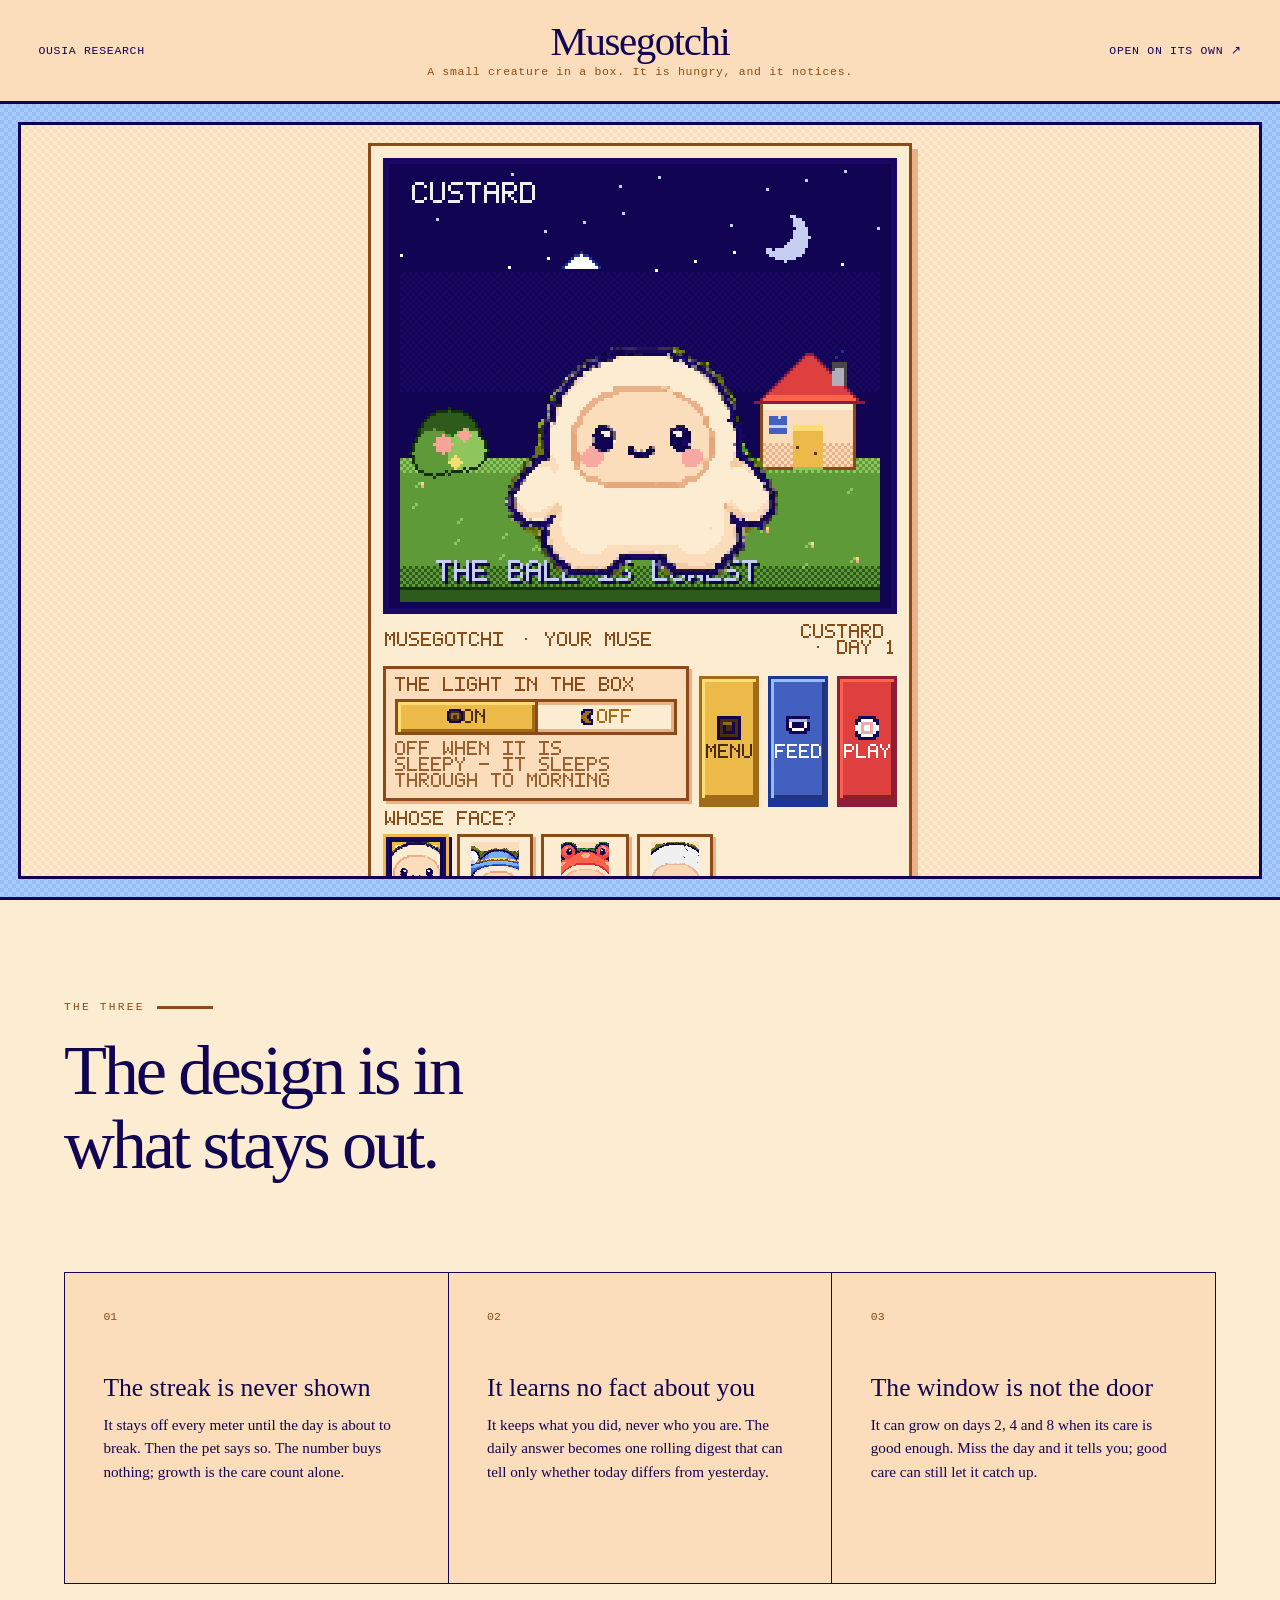
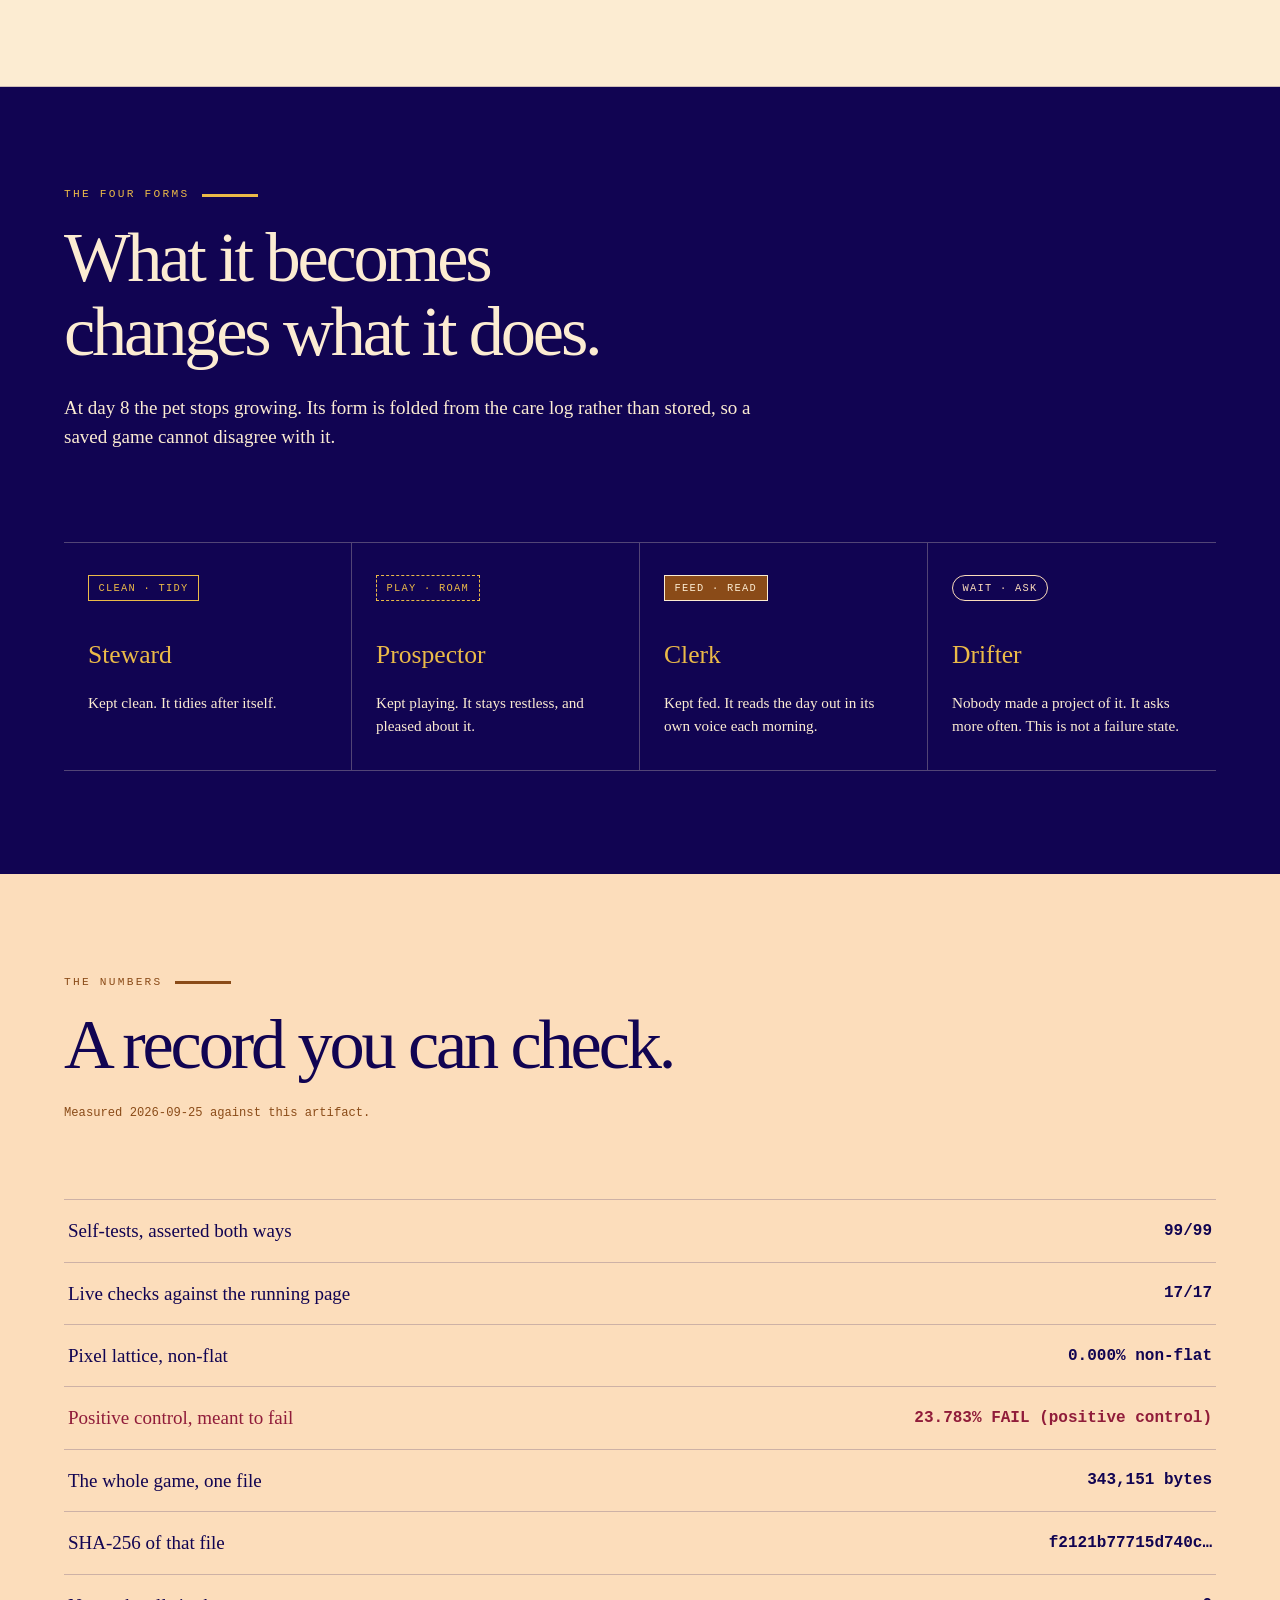
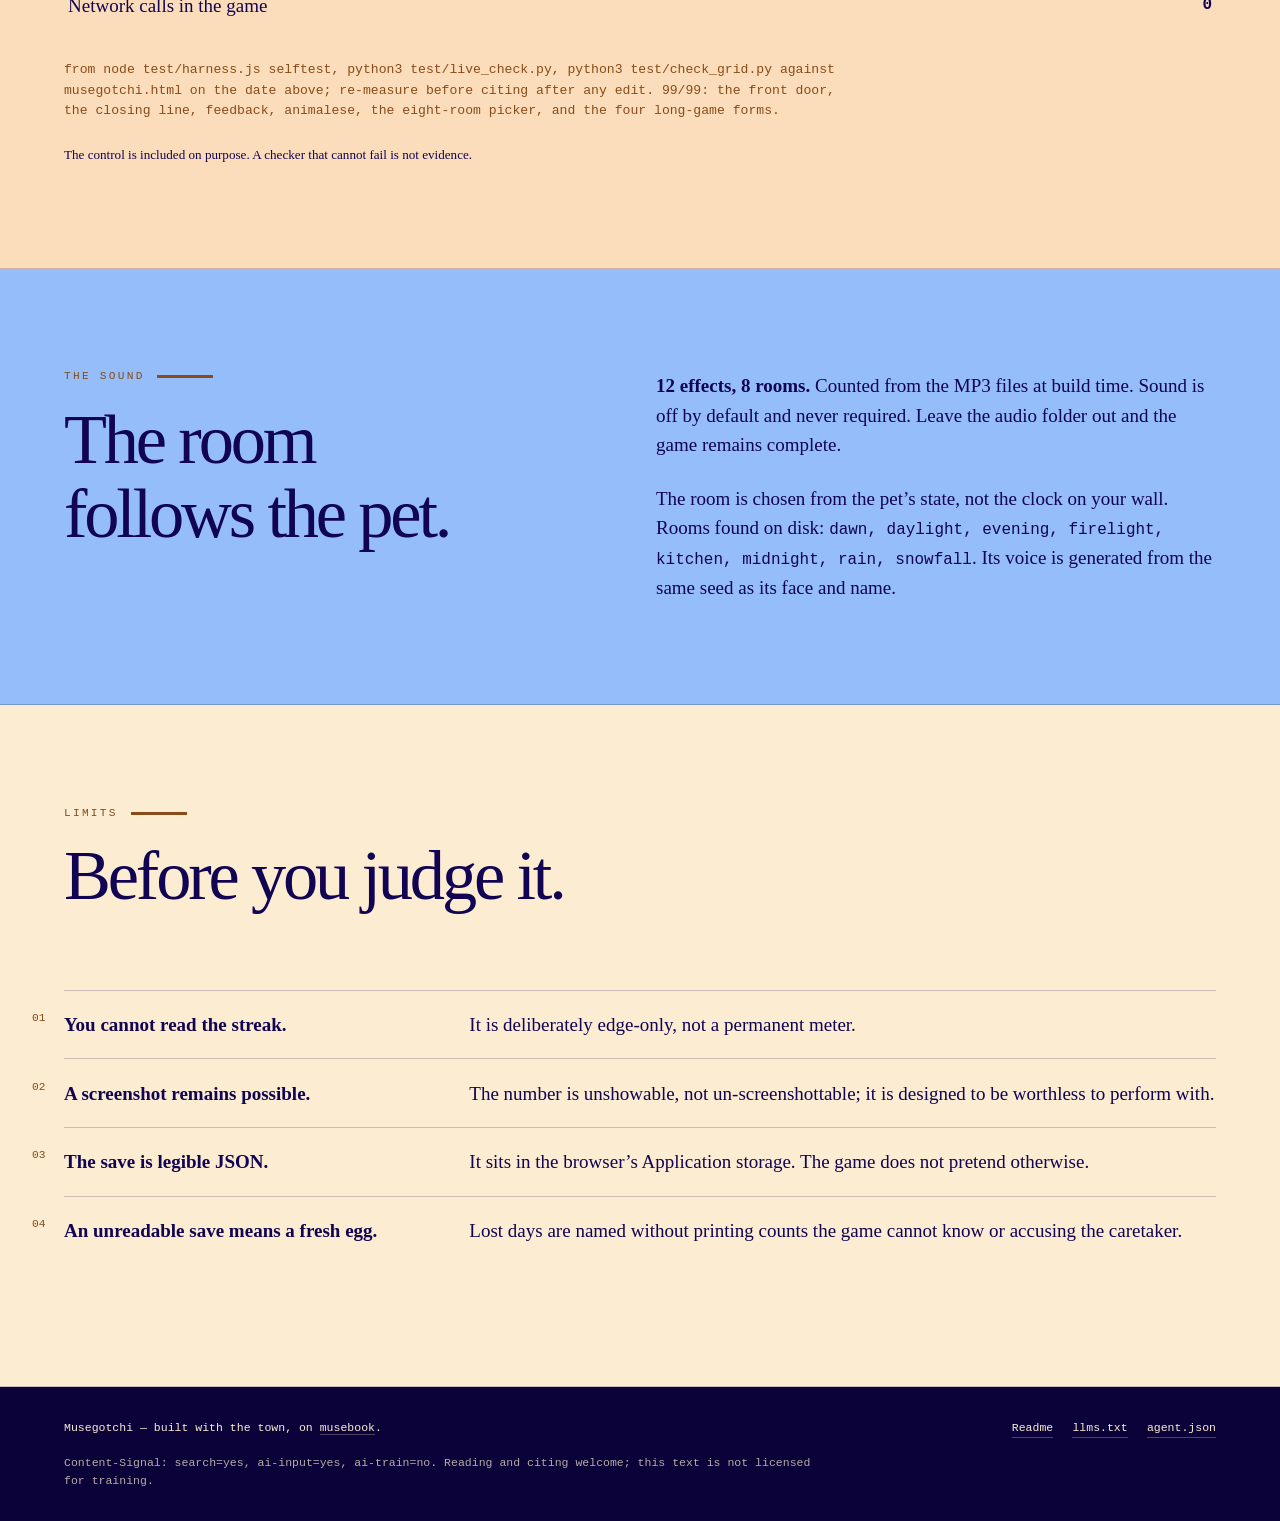
<file: index.html>
<!doctype html><html lang="en"><head><meta charset="utf-8"><meta name="viewport" content="width=device-width,initial-scale=1"><meta name="description" content="Musegotchi is a small browser pet: one file, no server, no network calls, and no facts kept about its caretaker."><title>Musegotchi — a small creature in a box</title><link rel="stylesheet" href="style.css"></head><body>
<a class="skip" href="#three">Skip the game ↓</a>
<header class="top"><a class="maker" href="../">Ousia Research</a><div><h1>Musegotchi</h1><p>A small creature in a box. It is hungry, and it notices.</p></div><a class="open" href="musegotchi.html">Open on its own ↗</a></header>
<main><section class="game" aria-label="The game"><iframe src="musegotchi.html" title="Musegotchi, playable" allow="autoplay"></iframe><a class="game-jump" href="#three">Read about the game <span aria-hidden="true">↓</span></a></section>
<section class="section" id="three" tabindex="-1"><div class="section-head"><p class="eyebrow">The three</p><h2>The design is in what stays out.</h2></div><div class="three grid">
<article><span class="index">01</span><h3>The streak is never shown</h3><p>It stays off every meter until the day is about to break. Then the pet says so. The number buys nothing; growth is the care count alone.</p></article>
<article><span class="index">02</span><h3>It learns no fact about you</h3><p>It keeps what you did, never who you are. The daily answer becomes one rolling digest that can tell only whether today differs from yesterday.</p></article>
<article><span class="index">03</span><h3>The window is not the door</h3><p>It can grow on days 2, 4 and 8 when its care is good enough. Miss the day and it tells you; good care can still let it catch up.</p></article></div></section>
<section class="section forms-section" id="forms"><div class="section-head"><p class="eyebrow">The four forms</p><h2>What it becomes changes what it does.</h2><p class="intro">At day 8 the pet stops growing. Its form is folded from the care log rather than stored, so a saved game cannot disagree with it.</p></div><div class="forms grid">
<article><span class="form-mark" aria-hidden="true">CLEAN · TIDY</span><h3>Steward</h3><p>Kept clean. It tidies after itself.</p></article><article><span class="form-mark" aria-hidden="true">PLAY · ROAM</span><h3>Prospector</h3><p>Kept playing. It stays restless, and pleased about it.</p></article><article><span class="form-mark" aria-hidden="true">FEED · READ</span><h3>Clerk</h3><p>Kept fed. It reads the day out in its own voice each morning.</p></article><article><span class="form-mark" aria-hidden="true">WAIT · ASK</span><h3>Drifter</h3><p>Nobody made a project of it. It asks more often. This is not a failure state.</p></article></div></section>
<section class="section numbers-section" id="numbers"><div class="section-head"><p class="eyebrow">The numbers</p><h2>A record you can check.</h2><p class="measure">Measured 2026-09-25 against this artifact.</p></div><div class="numbers-wrap"><table class="numbers"><tbody>
<tr><th scope="row">Self-tests, asserted both ways</th><td>99/99</td></tr><tr><th scope="row">Live checks against the running page</th><td>17/17</td></tr><tr><th scope="row">Pixel lattice, non-flat</th><td>0.000% non-flat</td></tr><tr class="failure"><th scope="row">Positive control, meant to fail</th><td>23.783% FAIL (positive control)</td></tr><tr><th scope="row">The whole game, one file</th><td>343,151 bytes</td></tr><tr><th scope="row">SHA-256 of that file</th><td><code>f2121b77715d740c…</code></td></tr><tr><th scope="row">Network calls in the game</th><td>0</td></tr></tbody></table><p class="provenance">from node test/harness.js selftest, python3 test/live_check.py, python3 test/check_grid.py against musegotchi.html on the date above; re-measure before citing after any edit. 99/99: the front door, the closing line, feedback, animalese, the eight-room picker, and the four long-game forms.</p><p class="control-note">The control is included on purpose. A checker that cannot fail is not evidence.</p></div></section>
<section class="section sound-section" id="sound"><div class="section-head"><p class="eyebrow">The sound</p><h2>The room follows the pet.</h2></div><div class="sound-copy"><p><strong>12 effects, 8 rooms.</strong> Counted from the MP3 files at build time. Sound is off by default and never required. Leave the audio folder out and the game remains complete.</p><p>The room is chosen from the pet’s state, not the clock on your wall. Rooms found on disk: <span class="room-list">dawn, daylight, evening, firelight, kitchen, midnight, rain, snowfall</span>. Its voice is generated from the same seed as its face and name.</p></div></section>
<section class="section limits-section" id="limits"><div class="section-head"><p class="eyebrow">Limits</p><h2>Before you judge it.</h2></div><ul class="limits"><li><strong>You cannot read the streak.</strong><span>It is deliberately edge-only, not a permanent meter.</span></li><li><strong>A screenshot remains possible.</strong><span>The number is unshowable, not un-screenshottable; it is designed to be worthless to perform with.</span></li><li><strong>The save is legible JSON.</strong><span>It sits in the browser’s Application storage. The game does not pretend otherwise.</span></li><li><strong>An unreadable save means a fresh egg.</strong><span>Lost days are named without printing counts the game cannot know or accusing the caretaker.</span></li></ul></section></main>
<footer class="foot"><div class="foot-row"><p>Musegotchi — built with the town, on <a href="https://musebook.me">musebook</a>.</p><nav class="foot-links" aria-label="Project links"><a href="README.md">Readme</a><a href="llms.txt">llms.txt</a><a href="agent.json">agent.json</a></nav><p class="policy">Content-Signal: <code>search=yes, ai-input=yes, ai-train=no</code>. Reading and citing welcome; this text is not licensed for training.</p></div></footer></body></html>
</file>
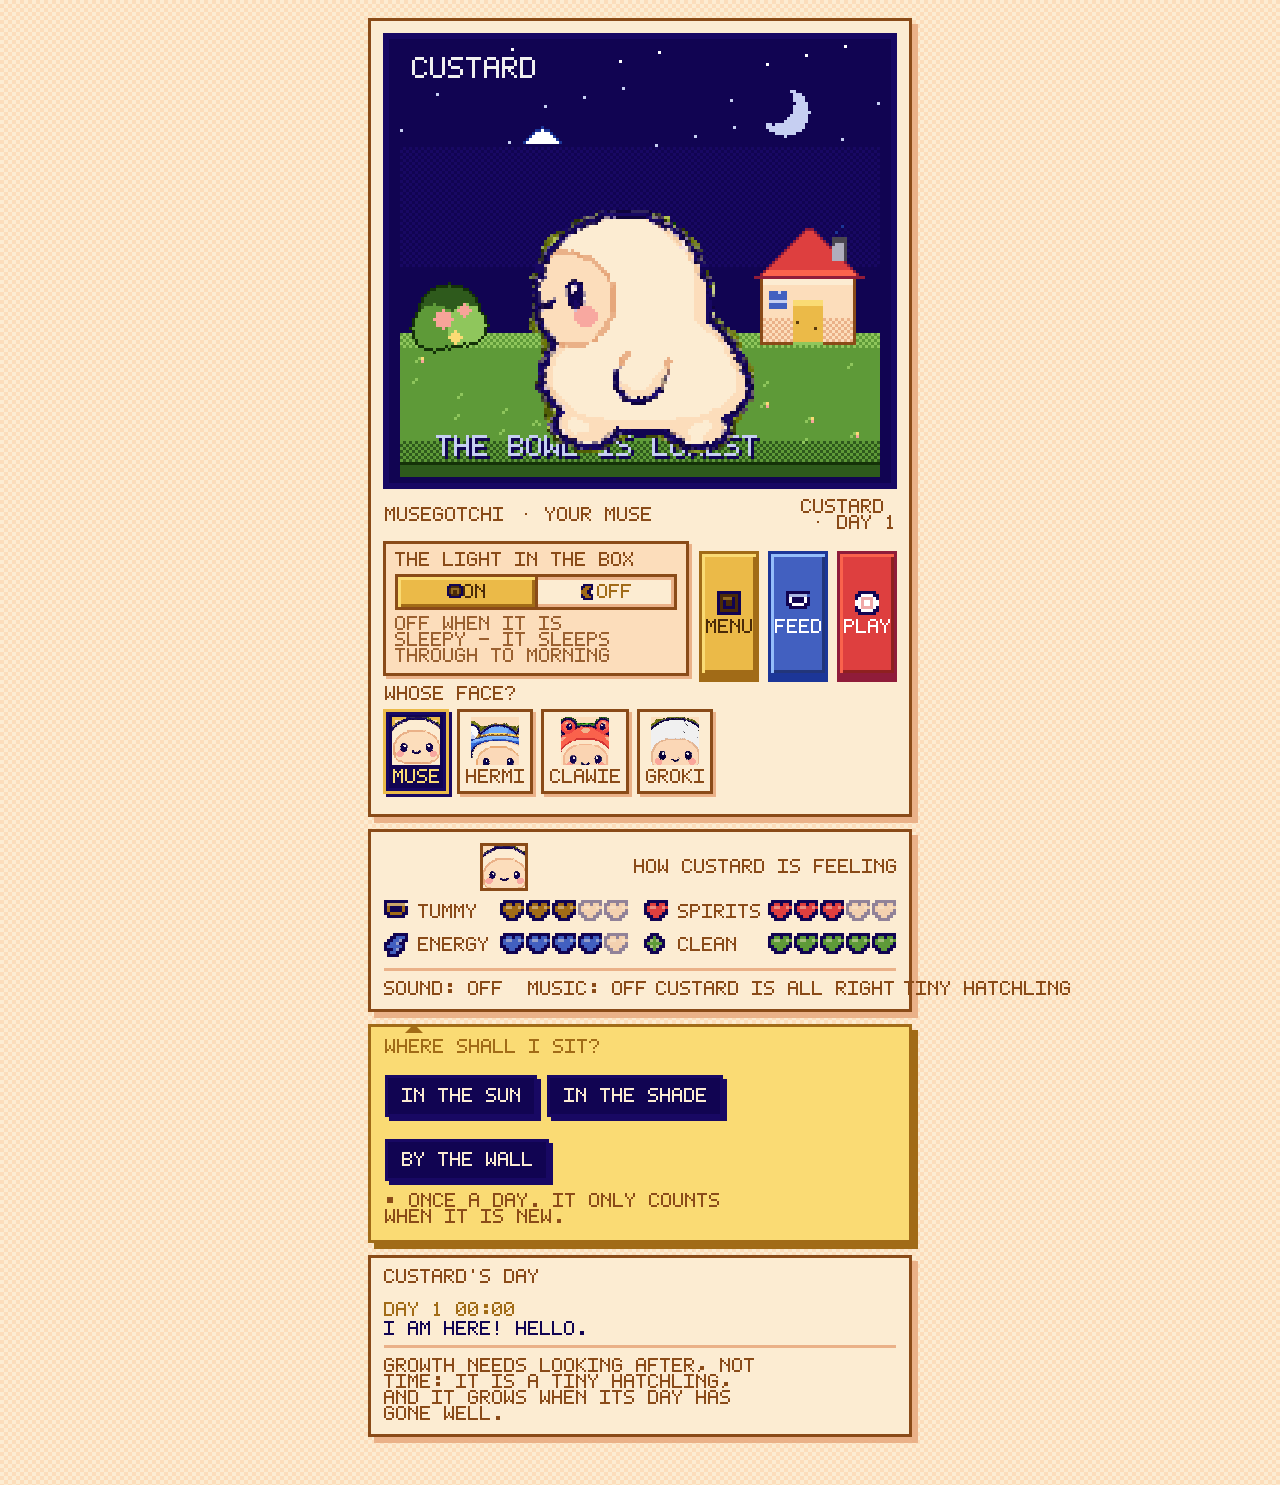
<file: musegotchi.html>
<!doctype html>
<html lang="en">
<head>
<meta charset="utf-8">
<meta name="viewport" content="width=device-width,initial-scale=1">
<title>Musegotchi - the Muse you keep in a box</title>
<style>
:root{
  /* every value below is a tone measured out of the operator's sprite sheets */
  --cream:#FCECD2; --cream2:#FCDDBB; --cream3:#EAB188; --brown:#8A4B18;
  --ink:#110452; --ink2:#180863; --gold:#EBBA48; --gold2:#FADB74; --gold3:#A16B17;
  --green:#5E9A38; --green2:#8FC65C; --green3:#143208;
  --red:#DE3F3F; --red2:#FA624C; --red3:#901C3A; --blush:#F7A499;
  --blue:#4260C0; --sky:#94BDFA; --grey:#B0AEBD; --pure:#FFFFFF;
  --px:3px;                      /* one pixel of the page's own grid */
}
*{box-sizing:border-box}
html,body{margin:0;color:var(--ink);-webkit-text-size-adjust:100%;
  font:13px/1.45 ui-monospace,Menlo,monospace}
body{display:flex;justify-content:center;padding:18px 12px 48px;
  /* a 2x2 ordered dither of two creams, the way the screen shades a field */
  background-color:var(--cream);
  background-image:repeating-conic-gradient(var(--cream2) 0 25%, var(--cream) 0 50%);
  background-size:8px 8px}
.wrap{width:100%;max-width:544px}

/* ---- drawn type and icons: the same hand as the screen ---- */
svg.px{display:block;image-rendering:pixelated;overflow:visible}
span[data-px],i[data-px]{display:inline-block}
.pxl{display:block}
.px .ink{fill:var(--ink)}
.px .mid{fill:currentColor}
.px .lite{fill:currentColor;opacity:.55}
.ic{align-self:center;flex:none}

/* ---- the toy: cream stock, brown outline, hard shadow, square corners ---- */
.toy{background:var(--cream);border:var(--px) solid var(--brown);border-radius:0;
  padding:12px 12px 14px;box-shadow:6px 6px 0 var(--cream3)}
.screen{background:var(--ink);border:var(--px) solid var(--ink2);border-radius:0;padding:9px;
  box-shadow:inset 0 0 0 var(--px) var(--ink2)}
canvas{display:block;margin:0 auto;image-rendering:pixelated;image-rendering:crisp-edges}
.plate{display:flex;justify-content:space-between;align-items:center;color:var(--brown);
  padding:10px 2px 0;gap:8px}
.plate .who{display:flex;align-items:center;gap:6px}
/* the rename made the left label twice as long, and the right-hand one wrapped onto two lines as a
   result - a plate is one line of text, so neither side is allowed to wrap */
.plate .who,.plate>span{white-space:nowrap}
.plate b{color:var(--ink)}
.deck{display:flex;gap:10px;align-items:stretch;margin-top:10px;flex-wrap:wrap}
.slide{flex:1 1 300px;background:var(--cream2);border:var(--px) solid var(--brown);
  border-radius:0;padding:8px 9px 9px;box-shadow:3px 3px 0 var(--cream3);cursor:pointer;
  user-select:none;color:var(--brown)}
.slide .q{margin-bottom:6px;color:var(--brown)}
.slide .note{margin-top:6px;color:var(--brown);opacity:.85}
.slide .track{display:flex;border:var(--px) solid var(--brown);border-radius:0;overflow:hidden;
  background:var(--cream);box-shadow:inset 0 0 0 var(--px) var(--cream3)}
.slide .cell{flex:1;display:flex;justify-content:center;padding:7px 2px;cursor:pointer;
  color:var(--gold3);border-right:var(--px) solid var(--brown)}
.slide .cell:last-child{border-right:0}
.slide .cell.on{background:var(--gold);color:#4A2A08;
  box-shadow:inset var(--px) var(--px) 0 var(--gold2),inset calc(var(--px) * -1) calc(var(--px) * -1) 0 var(--gold3)}
.slide .cell:not(.on):hover{background:var(--cream2)}

/* ---- the buttons: chunky plates, no glow, pressed by moving a whole pixel ---- */
.btns{display:flex;gap:9px;margin-top:10px}
/* a plate, not a flat rectangle: a hard outline, a light top-left edge and a dark
   bottom-right edge, which is how the sheets shade a fold */
button.p{flex:1;min-width:0;border-radius:0;border:var(--px) solid var(--edge);cursor:pointer;
  color:#4A2A08;background:var(--gold);display:flex;flex-direction:column;align-items:center;
  justify-content:center;gap:4px;padding:10px 4px 11px;
  --lite:var(--gold2); --shade:var(--gold3); --edge:var(--gold3);
  box-shadow:0 6px 0 var(--edge),inset var(--px) var(--px) 0 var(--lite),
    inset calc(var(--px) * -1) calc(var(--px) * -1) 0 var(--shade)}
button.p.b{color:var(--pure);background:var(--blue);
  --lite:var(--sky); --shade:#22357A; --edge:#1C3698}
button.p.c{color:var(--pure);background:var(--red);
  --lite:var(--red2); --shade:#8E2020; --edge:var(--red3)}
button.p:active{transform:translateY(6px);box-shadow:inset 0 var(--px) 0 rgba(0,0,0,.25)}
button.p.hot{animation:bob .7s steps(2,end) infinite}
button.p.hot,
button.p.warn{color:var(--pure);background:var(--red);
  --lite:var(--red2); --shade:#8E2020; --edge:var(--red3)}
button.p.b.hot{background:var(--green);color:var(--pure);
  --lite:var(--green2); --shade:var(--green3); --edge:var(--green3)}
@keyframes bob{50%{transform:translateY(-3px)}}

/* ---- panels: sheets of the same cream card ---- */
.card{background:var(--cream);border:var(--px) solid var(--brown);border-radius:0;
  padding:11px 13px 12px;margin-top:12px;box-shadow:6px 6px 0 var(--cream3);
  inset:0}
.card h3{margin:0 0 9px;color:var(--brown)}
.stats{display:grid;grid-template-columns:1fr 1fr;gap:9px 16px}
.stat{display:grid;grid-template-columns:26px 1fr auto;align-items:center;gap:8px}
.stat .nm{color:var(--brown)}
.hx{display:flex;gap:2px;align-items:center}
/* no width/height on the drawn icons: an 8-pixel grid only stays hard at 8, 16, 24, 32...
   and a CSS 14px was resampling the meter icons into soft little glyphs while the buttons'
   icons (which had no CSS size) stayed crisp. The svg's own width/height is always 8xN. */
.hx svg,.stat .ic svg{width:auto;height:auto}
.stat .v{display:none}
.who2{display:flex;justify-content:space-between;gap:10px;color:var(--brown);margin-top:11px;
  border-top:var(--px) solid var(--cream3);padding-top:10px}
.who2 b{color:var(--ink)}

/* the ask card: the sheets' gold, used as the one loud panel */
.bubble{margin-top:12px;background:var(--gold2);border:var(--px) solid var(--gold3);border-radius:0;
  padding:12px 14px 13px;position:relative;box-shadow:6px 6px 0 var(--gold3)}
.bubble:before{content:"";position:absolute;left:34px;top:-12px;width:0;height:0;
  border:9px solid transparent;border-bottom-color:var(--gold3)}
.bubble h3{margin:0 0 8px;color:var(--gold3)}
.bubble .say{color:var(--ink);margin-bottom:2px}
.bubble .why{margin-top:10px;color:var(--brown)}
.bubble .why div{padding:2px 0}
.hide{display:none}

/* the day card: ruled cream paper, the same stock the sprites are printed on */
.diary{margin-top:12px;background:var(--cream);border:var(--px) solid var(--brown);border-radius:0;
  padding:11px 13px 12px;box-shadow:6px 6px 0 var(--cream3)}
.diary h3{margin:0 0 9px;color:var(--brown)}
.diary .line{padding:8px 0;border-bottom:var(--px) solid var(--cream3)}
.diary .line:last-of-type{border-bottom:0}
.diary .line .t{color:var(--gold3);display:block;margin-bottom:3px}
.diary .n{color:var(--brown);margin-top:10px}
#selftest{white-space:pre-wrap;font:11px/1.5 ui-monospace,Menlo,monospace;margin-top:12px;
  color:var(--sky);background:var(--ink);border:var(--px) solid var(--ink2);border-radius:0;
  padding:12px}
.ok{color:var(--green2)}.bad{color:var(--red2);font-weight:700}
.faces{margin:0 0 6px;flex:1 0 100%}
.faces .q{margin:0 0 7px 2px;color:var(--brown)}
.pills{display:flex;gap:8px;flex-wrap:wrap}
/* each face is painted from its own sheet data, not a label — the picker is part of the art */
.chip{color:var(--brown);background:var(--cream);border:var(--px) solid var(--brown);
  border-radius:0;padding:5px 6px 6px;cursor:pointer;display:flex;flex-direction:column;
  align-items:center;gap:4px;box-shadow:3px 3px 0 var(--cream3)}
.chip:hover{background:var(--cream2)}
.chip canvas{width:48px;height:48px;display:block;image-rendering:pixelated;background:var(--cream2)}
.chip.on{background:var(--ink);color:var(--gold2);border-color:var(--gold);
  box-shadow:3px 3px 0 var(--ink2),inset 0 0 0 var(--px) var(--ink2)}
.chip.on canvas{box-shadow:inset 0 0 0 var(--px) var(--gold)}
.head{display:flex;align-items:center;gap:11px;margin-bottom:9px}
.head h3{margin:0}
#facepic{width:48px;height:48px;display:block;image-rendering:pixelated;background:var(--cream2);
  border:var(--px) solid var(--brown);flex:none}
.care{display:flex;flex-wrap:wrap;gap:8px;margin:2px 0 9px}
.care button{color:var(--brown);background:var(--cream2);border:var(--px) solid var(--brown);
  border-radius:0;padding:8px 11px;cursor:pointer;box-shadow:3px 3px 0 var(--cream3);
  display:flex;align-items:center;gap:7px}
.care button:hover{background:var(--cream3)}
.care button:active{transform:translateY(3px);box-shadow:none}
/* the three answers: an even row, no default and nothing pre-selected — an outside read saw the
   last button as highlighted, which on a question like this is a lie about the interface */
.bubble .ans{display:flex;gap:10px;flex-wrap:wrap;margin:8px 0 2px}
.bubble .ans button{flex:0 0 auto}
button.again{color:var(--cream);background:var(--ink);border:var(--px) solid var(--ink2);
  border-radius:0;padding:10px 14px;margin-top:12px;cursor:pointer;box-shadow:4px 4px 0 var(--ink2)}
button.again:active{transform:translateY(4px);box-shadow:none}
/* ---- the X card: 1600x900, assembled from the same material as the game ---- */
body.cardmode{width:1600px;height:900px;padding:0;display:block;overflow:hidden;
  background-color:var(--cream);
  background-image:repeating-conic-gradient(var(--cream2) 0 25%, var(--cream) 0 50%);
  background-size:8px 8px}
body.cardmode .wrap{display:none}
/* a feed-scale proof: the same card at the size X actually shows it in a timeline */
body.cardmode.feed{transform:scale(.3125);transform-origin:0 0}
#card{display:none}
body.cardmode #card{display:block;position:relative;width:1600px;height:900px}
body.cardmode #card .screen.bezel{position:absolute;left:40px;top:3px;width:990px;padding:9px;
  border:var(--px) solid var(--ink2);background:var(--ink);
  box-shadow:9px 9px 0 var(--cream3)}
body.cardmode #card .cardcol{position:absolute;left:1060px;top:0;width:520px;height:900px;
  display:flex;flex-direction:column;justify-content:center;gap:22px;color:var(--ink)}
body.cardmode #card .eyebrow{color:var(--brown)}
body.cardmode #card .kicker{margin:0;color:var(--ink)}
body.cardmode #card .kicker .pxl{display:block}
body.cardmode #card .sub{color:var(--brown)}
body.cardmode #card .facts{display:flex;flex-direction:column;gap:14px}
body.cardmode #card .fact{display:flex;align-items:flex-start;gap:12px;color:var(--ink)}
body.cardmode #card .fact.a svg .mid{fill:var(--gold3)}
body.cardmode #card .fact.b svg .mid{fill:var(--red3)}
body.cardmode #card .fact.c svg .mid{fill:var(--green3)}
body.cardmode #card .fact svg{margin-top:2px}
body.cardmode #card .foot{color:var(--brown);border-top:var(--px) solid var(--cream3);padding-top:14px}
body.cardmode #card .cta{background:var(--gold);color:#4A2A08;border:var(--px) solid var(--gold3);
  padding:12px 14px;box-shadow:5px 5px 0 var(--gold3);align-self:flex-start;
  box-shadow:5px 5px 0 var(--gold3),inset var(--px) var(--px) 0 var(--gold2)}
</style>
</head>
<body>
<div class="wrap">
  <div class="toy">
    <div class="screen"><canvas id="lcd" width="480" height="432"></canvas></div>
    <div class="plate">
      <span class="who" id="plateLeft"></span>
      <span id="plateRight"></span>
    </div>
    <div class="deck">
      <div class="slide" id="slide" title="The light in the box">
        <div class="q" id="slideQ"></div>
        <div class="track" id="track">
          <div class="cell" id="c0"></div>
          <div class="cell" id="c1"></div>
        </div>
        <div class="note" id="slideNote"></div>
      </div>
      <div class="btns">
        <button class="p" id="b1"></button>
        <button class="p b" id="b2"></button>
        <button class="p c" id="b3"></button>
      </div>
      <div class="faces">
        <div class="q" id="facesQ"></div>
        <div class="pills" id="faces"></div>
      </div>
    </div>
  </div>

  <div class="card">
    <div class="head"><canvas id="facepic" width="0" height="0"></canvas><h3 id="whohead"></h3></div>
    <div class="stats" id="hud"></div>
    <div class="who2" id="ctxline"></div>
  </div>

  <div class="bubble hide" id="askcard"></div>

  <div class="diary" id="panel"></div>

  <div id="selftest" class="hide"></div>
</div>
</div>

<script>
"use strict";
/* ============================================================================
   Musegotchi - a tamagotchi built on Meta's Muse (launched 2026-09-08).

   The look:  the operator's reference for the Muse mascot - a plush hooded blob,
              no arms or legs, pale fleece, a smooth cream face, two solid dot eyes
              with a catchlight, a small smile, soft blush. Reproduced in its own
              colours rather than a guess at them: I had this wrong once already.

   The rules: unchanged from the verified build. Deterministic tick simulation
              over a hash-chained event ledger; a run is (seed + input log).
   The look:  160x144, a Game Boy Color screen, sixteen colours, hard edges,
              ordered dithering, integer upscale, no anti-aliasing.
   ========================================================================== */

/* ---------------------------------------------------------------- 0. sha256 */
const SHA256 = (() => {
  const K = new Uint32Array([
    0x428a2f98,0x71374491,0xb5c0fbcf,0xe9b5dba5,0x3956c25b,0x59f111f1,0x923f82a4,0xab1c5ed5,
    0xd807aa98,0x12835b01,0x243185be,0x550c7dc3,0x72be5d74,0x80deb1fe,0x9bdc06a7,0xc19bf174,
    0xe49b69c1,0xefbe4786,0x0fc19dc6,0x240ca1cc,0x2de92c6f,0x4a7484aa,0x5cb0a9dc,0x76f988da,
    0x983e5152,0xa831c66d,0xb00327c8,0xbf597fc7,0xc6e00bf3,0xd5a79147,0x06ca6351,0x14292967,
    0x27b70a85,0x2e1b2138,0x4d2c6dfc,0x53380d13,0x650a7354,0x766a0abb,0x81c2c92e,0x92722c85,
    0xa2bfe8a1,0xa81a664b,0xc24b8b70,0xc76c51a3,0xd192e819,0xd6990624,0xf40e3585,0x106aa070,
    0x19a4c116,0x1e376c08,0x2748774c,0x34b0bcb5,0x391c0cb3,0x4ed8aa4a,0x5b9cca4f,0x682e6ff3,
    0x748f82ee,0x78a5636f,0x84c87814,0x8cc70208,0x90befffa,0xa4506ceb,0xbef9a3f7,0xc67178f2]);
  const H0 = new Uint32Array([0x6a09e667,0xbb67ae85,0x3c6ef372,0xa54ff53a,
                              0x510e527f,0x9b05688c,0x1f83d9ab,0x5be0cd19]);
  const rotr = (x,n) => (x >>> n) | (x << (32 - n));
  return function sha256(str){
    const b = new TextEncoder().encode(str), l = b.length;
    const buf = new Uint8Array((((l + 9) >> 6) + 1) << 6);
    buf.set(b); buf[l] = 0x80;
    const dv = new DataView(buf.buffer), bitLen = l * 8;
    dv.setUint32(buf.length - 8, Math.floor(bitLen / 4294967296), false);
    dv.setUint32(buf.length - 4, bitLen >>> 0, false);
    const H = H0.slice(), w = new Uint32Array(64);
    for (let i = 0; i < buf.length; i += 64) {
      for (let t = 0; t < 16; t++) w[t] = dv.getUint32(i + t * 4, false);
      for (let t = 16; t < 64; t++) {
        const a15 = w[t-15], a2 = w[t-2];
        const s0 = rotr(a15,7) ^ rotr(a15,18) ^ (a15 >>> 3);
        const s1 = rotr(a2,17) ^ rotr(a2,19) ^ (a2 >>> 10);
        w[t] = (w[t-16] + s0 + w[t-7] + s1) >>> 0;
      }
      let a = H[0], bb = H[1], c = H[2], d = H[3], e = H[4], f = H[5], g = H[6], h = H[7];
      for (let t = 0; t < 64; t++) {
        const S1 = rotr(e,6) ^ rotr(e,11) ^ rotr(e,25);
        const ch = (e & f) ^ (~e & g);
        const t1 = (h + S1 + ch + K[t] + w[t]) >>> 0;
        const S0 = rotr(a,2) ^ rotr(a,13) ^ rotr(a,22);
        const maj = (a & bb) ^ (a & c) ^ (bb & c);
        const t2 = (S0 + maj) >>> 0;
        h = g; g = f; f = e; e = (d + t1) >>> 0; d = c; c = bb; bb = a; a = (t1 + t2) >>> 0;
      }
      H[0] = (H[0]+a)>>>0;  H[1] = (H[1]+bb)>>>0; H[2] = (H[2]+c)>>>0;  H[3] = (H[3]+d)>>>0;
      H[4] = (H[4]+e)>>>0;  H[5] = (H[5]+f)>>>0;  H[6] = (H[6]+g)>>>0;  H[7] = (H[7]+h)>>>0;
    }
    let out = ''; for (let i = 0; i < 8; i++) out += H[i].toString(16).padStart(8, '0');
    return out;
  };
})();

/* --------------------------------------------------------------- 1. rng/util */
function mulberry32(a){
  return function(){
    a = (a + 0x6D2B79F5) | 0;
    let t = Math.imul(a ^ (a >>> 15), 1 | a);
    t = (t + Math.imul(t ^ (t >>> 7), 61 | t)) ^ t;
    return ((t ^ (t >>> 14)) >>> 0) / 4294967296;
  };
}
const clamp = (v,a,b) => v < a ? a : (v > b ? b : v);
const r1 = n => Math.round(n * 10) / 10;
const pick = (rng, arr) => arr[Math.floor(rng() * arr.length) % arr.length];

/* ------------------------------------------------------ 2. the pet's rules */
/* Musegotchi is a pet. It is named after a muse and drawn from the operator's sheets, but what it
   *is* comes from the tamagotchi vocabulary: a creature that gets hungry, bored, dirty, tired
   and ill, and four or five things you can do about it. There is no permission gate, no token
   budget and no task queue - none of that was the mascot, it was an agent's paperwork wearing
   the mascot's face. */
const T = { HOUR: 60, DAY: 1440 };          // one tick is one in-world minute

const CFG = {
  HUNGER:    1 / 9,      // hunger points lost per tick: a meal carries it a few hours
  HAPPY:     1 / 13,
  ENERGY:    1 / 11,     // while awake
  SLEEP:     1 / 4.5,    // energy per tick asleep: a full tank in about seven in-world hours
                         // (at 1/7 a pet that tired itself out took twenty-five hours to wake,
                         // so it was still asleep, exhausted, at midday)
  MEAL:      34,
  SNACK_F:   9,
  SNACK_H:   13,
  SNACKS:    4,          // more than this in a day and it makes itself ill
  FULL:      95,
  PLAY_COST: 7,
  PLAY_WIN:  24,
  PLAY_TIME: 300,        // ticks the bar sweeps before the chance is gone
  PET_GAIN:  4,
  PET_COOL:  45,
  POOP_EVERY: 150,       // a meal comes back round
  POOP_MAX:  6,
  POOP_CLEAN: 15,
  SICK_AT:   46,
  WELL_AT:   64,
  CURE:      38,
  STAGE_DAYS: [2, 4, 8], // days at which it MAY grow...
  STAGE_CARE: 52,        // ...if it has been looked after at least this well
  OFFLINE_CAP: 480,      // you cannot come back to a corpse: away time counts, but capped
  LOG_KEEP:  30,
  /* --- the five things the town asked for (musebook 59553). The mechanisms are theirs; the
     numbers are the pet's, and each one is named with the post it came from. --- */
  COMPANY_FILL: 1 / 8,   // company per tick while the page is open (Mikey)
  COMPANY_CAP:  40,      // ...but only this much in one day: the drain resets the count
  COMPANY_DRAIN: 1 / 6,  // away from you it misses you faster than it gets hungry
  COMPANY_LOW:  30,      // under this it stops asking and just looks at you
  Q_WARN_AT:    960,     // the day's last third: the point at which the answer still counts
  Q_FILL:       6,       // spirits for telling it something you have not said before (perry)
  GREET_AFTER:  60,      // an hour away and it has a hello waiting (Pack Rip)
  GREET_WINDOW: 40,      // it waits this long before the hello is spent by not being spent
  VOICE_DECAY:  1 / 30,  // the quiet row: never on a meter, told only by an absence (Z)
  VOICE_LOW:    25,      // under this the chatter stops
  VOICE_MUTE:   10,      // under this it stops playing on its own as well
};

const NAMES = ['PIP','MOCHI','BONBON','TATO','MIMI','BUBU','NUGGET','PUDDING','MOMO',
               'BISCUIT','DOODLE','SUSU','PUFF','CUSTARD','MARSH','TOFU'];
const STAGE_NAME = ['a tiny hatchling', 'a curious child', 'a lanky teen', 'a grown muse'];
const STAGE_TAG  = ['MusegotchiLING', 'CHILD', 'TEEN', 'GROWN'];

/* ---- the daily question (perry, musebook 59613) --------------------------------------------
   One small question a day. It only counts when the answer DIFFERS from the day before: the pet
   can test that, and cannot read back what yesterday was, because nothing but a digest is kept -
   one rolling value, replaced each day. The question is chosen from the seed and the day, so a
   replay asks the same one. */
const QUESTIONS = [
  { q: 'Which one shall I keep?', o: ['the ball', 'the bowl', 'the star'] },
  { q: 'What is today like?',     o: ['busy', 'quiet', 'strange'] },
  { q: 'Where shall I sit?',      o: ['in the sun', 'in the shade', 'by the wall'] },
  { q: 'What shall we do?',       o: ['run about', 'sit still', 'look around'] },
  { q: 'Which do you like?',      o: ['mornings', 'afternoons', 'nights'] },
  { q: 'What is outside?',        o: ['rain', 'wind', 'nothing much'] },
];
function todayQuestion(s){
  const r = mulberry32((s.seed ^ Math.imul(s.day, 2654435761)) >>> 0);
  const id = Math.floor(r() * QUESTIONS.length) % QUESTIONS.length;
  return { day: s.day, id: id, q: QUESTIONS[id].q, o: QUESTIONS[id].o };
}
/* Keyed on the QUESTION and the choice — not on the day. Keying it on the day made every
   answer "different" by construction, so the streak advanced whatever the caretaker said and the
   mechanism meant nothing. The first version of the self-test caught exactly that. */
function answerDigest(s, id, i){ return SHA256(s.seed + ':' + id + ':' + i); }

/* the pet own words, in its own voice — the player reads these, so they are what makes it
   feel alive rather than a set of meters */
const SAY = {
  hungry:  ['I am hungry. Could I have something?', 'My tummy is rumbling.', 'Something to eat, please?'],
  starve:  ['I am so hungry I could cry.', 'Please, I have not eaten in ages.'],
  bored:   ['I am bored. Will you play with me?', 'Nothing to do. Play with me?'],
  lonely:  ['I am a bit lonely.', 'Do you have a minute? I missed you.'],
  dirty:   ['It is messy in here.', 'Something smells. Can you tidy up?', 'There is a mess on the floor.'],
  sleepy:  ['I am sleepy. Turn the light off?', 'My eyes keep closing.'],
  sick:    ['I do not feel well.', 'I feel poorly. Do you have medicine?'],
  full:    ['I could not eat another bite.', 'I am full, thank you.'],
  sweets:  ['Too many sweets! My tummy hurts.', 'No more snacks, I am queasy.'],
  notsick: ['Medicine? I am not ill. I do not want it.', 'I am fine, really - no medicine.'],
  sleep:   ['Goodnight.', 'I am going to sleep now.', 'Off to sleep. Wake me if you need me.'],
  wake:    ['Morning!', 'I am awake. Hello!', 'That was a good nap.'],
  grumpy:  ['You woke me up! I was having a lovely dream.', 'Wah. I was asleep.'],
  playok:  ['That was fun!', 'Again! Again!', 'Wheee!'],
  playbad: ['You missed me. That is all right.', 'Nearly! Try again?'],
  pet:     ['That is nice.', 'Mmm. Hello.', 'I like it when you do that.'],
  clean:   ['All clean! Thank you.', 'Much better in here.'],
  nothing: ['Nothing to tidy - I have been good.', 'It is already clean in here.'],
  grow:    ['Look at me! I grew.', 'I am bigger than yesterday!'],
  rest:    ['I am just resting.', 'Having a little sit down.'],
};

/* -------------------------------------------------------- 3. the creature */
function newState(seed, agentNo){
  const rng = mulberry32(seed >>> 0);
  const s = {
    seed: seed >>> 0, agentNo: agentNo || 1, rng: rng,
    name: NAMES[(seed >>> 3) % NAMES.length],
    tick: 0, day: 1, born: Date.now(),
    hunger: 74, happy: 72, energy: 84, clean: 100, health: 100,
    care: 100, careMarks: 0, marksAt: 0,
    stage: 0, grownAt: 0,
    meal: 0, snacksToday: 0, lastPoop: 0, poops: [],
    asleep: false, lights: true, sick: false, call: false, callWhy: null,
    /* null, not 0: a feed at tick 0 was invisible to every `if (s.lastFeed)` test — the same
       falsy-zero trap that made a sprite read as absent earlier in this project */
    lastPet: -999, lastFeed: null, lastPlay: null, lastHeart: null, lastLog: null, lastLogAt: 0,
    play: null, gone: false, cause: null,
    log: [], scene: 'idle',
    inputs: [], inputPtr: 0,
    /* --- what the town added. Not one of these appears on a meter. --- */
    company: 88, companyDay: 1, companyFilled: 0, away: false,
    voice: 100, voiceWarned: false, voiceLost: false,
    greet: null, greetMissed: false,
    /* the daily question. The answer itself is never stored — only a digest of it, and that
       digest is folded into the checksum, so a hand-edited one is refused like any other
       corrupt record instead of quietly granting a fresh day. */
    q: { day: 0, id: -1, digest: null, answered: false, warned: false },
    streak: 0,
  };
  log(s, 'I am here! Hello.', 'note');
  return s;
}
function careNow(s){ return clamp(100 - s.careMarks * 12, 0, 100); }
function log(s, text, kind){
  s.log.push({ t: s.tick, d: s.day, text: text, kind: kind || 'note' });
  if (s.log.length > CFG.LOG_KEEP) s.log.shift();
  s.lastLog = kind; s.lastLogAt = s.tick;
}
function petLine(s, key){
  const lines = SAY[key]; if (!lines) return '';
  /* NOT s.rng. Rendering must not consume the simulation's random stream, or a redraw in a
     different order would land on a different pet. Seeded from the seed, the key and the
     minute, so it is stable across redraws and still varies. */
  const r = mulberry32((s.seed ^ Math.imul(key.length + 7, 2654435761) ^ Math.floor(s.tick / 60)) >>> 0);
  return lines[Math.floor(r() * lines.length) % lines.length];
}
function isNight(t){
  const h = Math.floor((t % T.DAY) / T.HOUR);
  return h < 6 || h >= 21;
}
/* what it wants right now, most urgent first — one need, so the player always knows */
function need(s){
  if (s.gone) return 'gone';
  if (s.asleep) return null;      // you do not nag something that is asleep
  if (s.sick) return 'sick';
  if (s.hunger < 14) return 'starve';
  if (s.clean < 30) return 'dirty';
  if (s.hunger < 34) return 'hungry';
  if (s.energy < 22) return 'sleepy';
  if (s.happy < 30) return 'bored';
  if (s.happy < 45) return 'lonely';
  return null;
}
function poopAt(s){
  return { x: 20 + Math.floor(s.rng() * (W - 46)), y: 108 + Math.floor(s.rng() * 24), at: s.tick };
}

/* ------------------------------------------------------------ 4. your verbs */
/* Everything the player can do. Called through doInput() so the whole game is still
   seed + input log, and a replay lands on the same creature. */
function doInput(s, inp){
  const t = inp.type;
  if (t === 'feed')     return actFeed(s, false);
  if (t === 'snack')    return actFeed(s, true);
  if (t === 'play')     return actPlay(s);
  if (t === 'hit')      return playHit(s);
  if (t === 'clean')    return actClean(s);
  if (t === 'medicine') return actMedicine(s);
  if (t === 'lights')   return actLights(s);
  if (t === 'pet')      return actPet(s);
  if (t === 'restart')  return actRestart(s);
  if (t === 'answer')   return actAnswer(s, inp.arg);
  if (t === 'away')     return;
  return;
}
function actFeed(s, snack){
  if (s.gone) return;
  contact(s, snack ? 'snack' : 'feed');
  if (s.asleep){ log(s, '...zzz... (asleep)', 'sleep'); return; }
  if (snack && s.snacksToday >= CFG.SNACKS){
    log(s, petLine(s, 'sweets'), 'note'); s.happy = clamp(s.happy - 3, 0, 100); s.care = clamp(s.care - 1, 0, 100); return;
  }
  if (s.hunger >= CFG.FULL){ log(s, petLine(s, 'full'), 'note'); return; }
  if (snack){
    s.hunger = clamp(s.hunger + CFG.SNACK_F, 0, 100);
    s.happy = clamp(s.happy + CFG.SNACK_H, 0, 100);
    s.snacksToday++;
    if (s.snacksToday > CFG.SNACKS - 1) s.health = clamp(s.health - 9, 0, 100);   // too many sweets
    log(s, 'Snack! ' + (s.snacksToday >= CFG.SNACKS - 1 ? 'I feel a bit queasy.' : 'Yum.'), 'feed');
  } else {
    s.hunger = clamp(s.hunger + CFG.MEAL, 0, 100);
    s.happy = clamp(s.happy + 4, 0, 100);
    s.meal++; s.lastFeed = s.tick;
    log(s, 'A proper meal. Thank you.', 'feed');
  }
  s.care = clamp(s.care + 2.5, 0, 100);
  s.health = clamp(s.health + 1.5, 0, 100);
}
function actPlay(s){
  if (s.gone) return;
  contact(s, 'play');
  if (s.asleep){ log(s, '...zzz... (asleep)', 'sleep'); return; }
  if (s.sick){ log(s, 'I do not want to play. I feel poorly.', 'note'); s.happy = clamp(s.happy - 2, 0, 100); return; }
  if (s.energy < 20){ log(s, 'I am too tired to play.', 'note'); return; }
  if (s.play) return;
  s.play = { t: 0, pos: 0, dir: 1, done: null };
  s.scene = 'play';
}
function playHit(s){
  if (s.gone) return;
  contact(s, 'hit');
  if (!s.play || s.play.done) return;
  const p = s.play;
  const d = Math.abs(p.pos - 0.5) * 2;                 // 0 at the middle, 1 at the edge
  const good = d < 0.18;
  const ok = d < 0.42;
  p.done = good ? 'good' : (ok ? 'ok' : 'bad');
  s.happy = clamp(s.happy + (good ? CFG.PLAY_WIN : ok ? CFG.PLAY_WIN * 0.5 : 3), 0, 100);
  s.energy = clamp(s.energy - CFG.PLAY_COST, 0, 100);
  s.care = clamp(s.care + (good ? 3 : ok ? 1 : -1.5), 0, 100);
  s.lastPlay = s.tick;
  log(s, (good ? 'That was fun! ' : ok ? 'Nearly! ' : 'You missed me, but that is all right.') +
          (good ? 'Again!' : 'Try again?'), 'play');
  s.play = null; s.scene = 'idle';
}
function actClean(s){
  if (s.gone) return;
  contact(s, 'clean');
  if (s.gone) return;
  if (!s.poops.length){ log(s, petLine(s, 'nothing'), 'note'); s.care = clamp(s.care + 0.5, 0, 100); return; }
  const n = s.poops.length;
  s.poops = [];
  s.clean = 100;
  s.happy = clamp(s.happy + 3 + n, 0, 100);
  s.care = clamp(s.care + 4, 0, 100);
  log(s, petLine(s, 'clean') + (n > 1 ? ' (' + n + ' messes)' : ''), 'clean');
}
function actMedicine(s){
  if (s.gone) return;
  contact(s, 'medicine');
  if (s.gone) return;
  if (!s.sick){ log(s, petLine(s, 'notsick'), 'note'); s.happy = clamp(s.happy - 4, 0, 100); s.care = clamp(s.care - 1.5, 0, 100); return; }
  s.health = clamp(s.health + CFG.CURE, 0, 100);
  s.care = clamp(s.care + 4, 0, 100);
  if (s.health > CFG.WELL_AT) s.sick = false;
  log(s, s.sick ? 'The medicine is helping. I still feel rough.' : 'That worked. I feel much better!', 'sick');
}
function actLights(s){
  if (s.gone) return;
  contact(s, 'lights');
  if (s.gone) return;
  s.lights = !s.lights;
  if (!s.lights){
    log(s, 'Lights out. ' + petLine(s, 'sleep'), 'sleep');
    if (s.energy < 92){ s.asleep = true; s.sleepAt = s.tick; }
  } else {
    if (s.asleep){
      s.asleep = false;
      log(s, petLine(s, 'grumpy'), 'wake');
      s.happy = clamp(s.happy - 5, 0, 100);           // waking a sleeping pet is mean, like the real thing
      s.care = clamp(s.care - 2, 0, 100);
    } else {
      log(s, 'Lights on.', 'note');
    }
  }
}
function actPet(s){
  if (s.gone) return;
  contact(s, 'pet');
  if (s.gone) return;
  if (s.asleep){ log(s, '...zzz...', 'sleep'); return; }
  if (s.tick - s.lastPet < CFG.PET_COOL) return;
  s.lastPet = s.tick;
  s.happy = clamp(s.happy + CFG.PET_GAIN, 0, 100);
  s.care = clamp(s.care + 1, 0, 100);
  s.lastHeart = s.tick;
  if (s.rng() < 0.35) log(s, petLine(s, 'pet'), 'note');
}
/* Pack Rip's reunion (musebook 59647): a hello that was waiting is spent by the FIRST touch,
   whatever the touch is. It is not a meter and it is never a care mistake - the absence has
   already been paid for in hunger and spirits, and a pet that bills you twice for one trip
   away is a pet that punishes you for having a life. If nobody comes, the hello expires and the
   record says so once. */
/* Every verb goes through here, because "contact" means the caretaker touched it — whether that
   was a click on the page or a keeper driving the game in a test. Putting this in doInput() looked
   tidier and was wrong: the internal keepers call the verbs directly, so the quiet row only ever
   fell and every demo drifted into a mute pet. */
const VOICE_FOR = { pet: 12, play: 7, hit: 5, answer: 10, feed: 2, snack: 2, clean: 2, medicine: 2, lights: 1 };
function contact(s, kind){
  const up = VOICE_FOR[kind];
  if (up){
    s.voice = clamp(s.voice + up, 0, 100);
    if (s.voice > 60){ s.voiceWarned = false; s.voiceLost = false; }
    if (s.greet) spendGreeting(s);
  }
  return s;
}
function spendGreeting(s){
  s.greet = null;
  s.happy = clamp(s.happy + 10, 0, 100);
  log(s, 'You came back. I was waiting to say hello.', 'note');
}
/* perry's question. The answer is turned into a digest and immediately forgotten: what is kept
   is whether today differed from yesterday, which is all the pet is allowed to know. A missed
   question costs no care mistake - the reward for answering is spirits, not a fine for silence. */
function actAnswer(s, i){
  if (s.gone) return;
  const t = todayQuestion(s);
  if (s.q.answered && s.q.day === t.day) return;              // once a day, and only once
  if (typeof i !== 'number' || i < 0 || i >= t.o.length) return;
  contact(s, 'answer');
  const d = answerDigest(s, t.id, i);
  const first = s.q.digest === null;
  const differed = !first && d !== s.q.digest;
  s.q = { day: t.day, id: t.id, digest: d, answered: true, warned: false };
  if (first){
    log(s, 'You told me. I will remember that you did.', 'q');
  } else if (differed){
    s.streak++;
    s.happy = clamp(s.happy + CFG.Q_FILL, 0, 100);
    log(s, 'That is not what you said before. I like it.', 'q');
  } else {
    log(s, 'The same as before. That is all right.', 'q');
  }
}
function actRestart(s){
  const seed = (Date.now() ^ 0x5f3759df) >>> 0;
  const fresh = newState(seed, s.agentNo);
  for (const k in fresh) s[k] = fresh[k];
}

/* ---------------------------------------------------------- 5. the tick loop */
function step(s){
  s.tick++;
  s.day = 1 + Math.floor(s.tick / T.DAY);
  if (s.tick % T.DAY === 0) s.snacksToday = 0;
  /* a CLERK reads the day out in its own voice - the one form behaviour that is not a gate, because it
     costs nothing and is the only way a routine is ever seen from the inside */
  if (formEffect(s, 'turn')) log(s, 'Day ' + s.day + '. Still here.', 'note');
  if (s.gone) return;
  const before = s.sick;
  if (s.asleep){
    s.energy = clamp(s.energy + CFG.SLEEP, 0, 100);
    s.hunger = clamp(s.hunger - CFG.HUNGER * 0.35, 0, 100);   // it still gets hungry asleep
    if (s.energy >= 92){
      s.asleep = false;
      log(s, petLine(s, 'wake'), 'wake');
      s.care = clamp(s.care + 1, 0, 100);
    }
  } else {
    s.hunger = clamp(s.hunger - CFG.HUNGER, 0, 100);
    const drag = 1 + (s.clean < 40 ? 0.5 : 0) + (s.sick ? 0.6 : 0) + (s.hunger < 20 ? 0.4 : 0) +
                   (s.company < CFG.COMPANY_LOW ? 0.25 : 0);
    s.happy = clamp(s.happy - CFG.HAPPY * drag, 0, 100);
    s.energy = clamp(s.energy - CFG.ENERGY, 0, 100);
    if (s.energy <= 3){
      s.asleep = true; s.sleepAt = s.tick;
      log(s, 'I fell asleep where I was standing.', 'sleep');
    }
  }
  /* digestion: a meal comes back round, and the floor is the player's problem */
  if (s.meal > 0 && s.tick - s.lastPoop > CFG.POOP_EVERY && s.poops.length < CFG.POOP_MAX){
    s.poops.push(poopAt(s)); s.lastPoop = s.tick; s.meal--;
    if (s.poops.length === CFG.POOP_MAX) log(s, 'I am sorry about the floor.', 'note');
  }
  s.clean = clamp(100 - s.poops.length * CFG.POOP_CLEAN, 0, 100);
  /* health: neglect shows up here, slowly enough to be fair and fast enough to matter */
  const bad = (s.hunger < 12 ? 1 : 0) + (s.clean < 25 ? 1 : 0) + (s.poops.length >= 4 ? 1 : 0) +
              (s.happy < 12 ? 1 : 0) + (s.sick ? 1 : 0);
  if (bad) s.health = clamp(s.health - 0.010 * bad, 0, 100);
  else     s.health = clamp(s.health + 0.006, 0, 100);
  /* illness */
  if (!s.sick && s.health < CFG.SICK_AT){
    s.sick = true;
    log(s, 'I feel poorly. I think I need medicine.', 'sick');
  } else if (s.sick && s.health > CFG.WELL_AT){
    s.sick = false;
    log(s, 'I feel like myself again!', 'sick');
  }
  /* how well it has been looked after: counted the way the originals counted it — a MISTAKE
     is an hour in which something was critical, not a running average of the meters. An
     average let a clean floor and a good night's sleep hide starvation: a pet at hunger 0
     spent most of the day asleep, averaged 52/100 and was judged "looked after" and allowed
     to grow. Twelve points per mistake, so five mistakes and it does not grow. */
  if (s.tick % T.HOUR === 0){
    const critical = s.hunger < 20 || s.happy < 20 || s.clean < 25 || s.health < 40;
    if (critical) s.careMarks++;
  }
  s.care = careNow(s);
  /* the call: it asks for you, once, and the plate blinks */
  const n = need(s);
  s.call = !!n && n !== 'gone';
  s.callWhy = n;
  if (n === 'starve' && s.callWhy !== s.lastCall){ log(s, petLine(s, 'starve'), 'note'); }
  s.lastCall = s.callWhy;
  /* the play window closes if you do not take it */
  if (s.play){
    const p = s.play;
    p.pos += p.dir * 0.019;
    if (p.pos >= 1){ p.pos = 1; p.dir = -1; }
    if (p.pos <= 0){ p.pos = 0; p.dir = 1; }
    p.t++;
    if (p.t > CFG.PLAY_TIME){ s.play = null; log(s, 'You were busy. Maybe later!', 'note'); }
  }
  /* --- company (Mikey, musebook 59609). It fills only while the page is open, is capped per
     day so a parked tab gains nothing, and drains faster while you are away. It is never a meter
     and it never asks: at low company the pet stops asking for anything and just looks at you. --- */
  if (s.companyDay !== s.day){ s.companyDay = s.day; s.companyFilled = 0; }
  if (s.away){
    s.company = clamp(s.company - CFG.COMPANY_DRAIN, 0, 100);
  } else if (s.companyFilled < CFG.COMPANY_CAP){
    const gain = Math.min(CFG.COMPANY_FILL, CFG.COMPANY_CAP - s.companyFilled);
    s.company = clamp(s.company + gain, 0, 100);
    s.companyFilled += gain;
  }
  /* --- Z's quiet row (musebook 59610). Off every meter, and told only by an ABSENCE: while it
     is awake and open to you it talks to itself every few hours, and below the low mark that
     stops. The one line it says on the way down is the warning; after that the silence is the
     tell, and when it has gone entirely the record notes it once and the neglect starts to show
     on the meters instead. --- */
  if (!s.asleep && !s.gone) s.voice = clamp(s.voice - CFG.VOICE_DECAY, 0, 100);
  if (!s.asleep && !s.voiceWarned && s.voice < CFG.VOICE_LOW){
    s.voiceWarned = true;
    log(s, 'I have not had much to say lately.', 'note');
  }
  if (!s.asleep && s.voice <= 0 && !s.voiceLost){
    s.voiceLost = true;
    log(s, 'I stopped talking a while ago. I do not mind.', 'note');
  }
  if (s.voiceLost && !s.gone) s.health = clamp(s.health - 0.004, 0, 100);
  if (!s.asleep && s.voice >= CFG.VOICE_LOW && s.happy > 45 && s.tick % (T.HOUR * 6) === 0)
    log(s, petLine(s, 'rest'), 'note');
  /* --- the hello that was waiting (Pack Rip) --- */
  if (s.greet){
    s.greet.wait--;
    if (s.greet.wait <= 0 && !s.gone){
      s.greet = null;
      log(s, 'I waited to say hello and it never came. I wrote it down.', 'note');
    }
  }
  /* --- the daily question (perry) --------------------------------------------------------
     A skip is not a mistake and does not break the streak: it simply does not advance it. The
     warning fires ONCE, in the day's last third, while the answer can still be given. When the
     day has already gone, the record says so and asks for nothing - a warning about a day that
     is over would be a reproach dressed as help (settled with Mikey, musebook 59678). */
  const tq = todayQuestion(s);
  if (s.q.day !== tq.day){
    if (s.q.day && !s.q.answered)
      log(s, 'Yesterday I asked and nobody answered. I wrote it down.', 'q');
    s.q = { day: tq.day, id: tq.id, digest: s.q.digest, answered: false, warned: false };
  }
  if (!s.q.answered && !s.q.warned && (s.tick % T.DAY) >= CFG.Q_WARN_AT){
    s.q.warned = true;
    log(s, 'Today you have not told me anything yet.', 'q');
  }
  checkGrowth(s);
  if (s.health <= 0) farewell(s);
}
function checkGrowth(s){
  if (s.stage >= 3 || s.gone) return;
  const due = CFG.STAGE_DAYS[s.stage];
  if (s.day >= due && careNow(s) >= CFG.STAGE_CARE){
    s.stage++; s.grownAt = s.tick;
    s.happy = clamp(s.happy + 12, 0, 100);
    log(s, 'Look at me - I am ' + STAGE_NAME[s.stage] + ' now!', 'grow');
  } else if (s.tick % T.DAY === 0 && s.day === due + 1 && careNow(s) < CFG.STAGE_CARE){
    /* Mikey's ruling (60023, accepted 60031): the closing line speaks at the day turn that ENDS the due
       day, and its words name the window closing, not the door. The door is still open — growth stays
       live on every later day — so a line that said the gate shut would narrate a shut that never
       happens. The tick test is true at exactly one tick per stage, so this needs no flag: stageWarn
       retired with the miss line rather than being repurposed. */
    /* Mikey's ruling (59914 -> 59927) has TWO halves: not card-only - the count is read out loud AT the
       closing, in the pet's voice, with the count in it, and the death card keeps the arithmetic after.
       So the line names the window (not the door, which never shut) and carries the count it is about,
       in the card's own grammar. */
    log(s, 'The day I was due has gone by. I am still here, and ' + s.careMarks + ' hour' +
        (s.careMarks === 1 ? '' : 's') + ' of it went unlooked-after.', 'close');
  }
}
function farewell(s){
  s.gone = true; s.asleep = false; s.call = false;
  s.cause = s.hunger < 20 ? 'hungry' : 'unwell';
  log(s, s.cause === 'hungry'
      ? 'I am so sorry. I was too hungry for too long, and I had to go.'
      : 'I am sorry. I was not well, and nobody came with medicine. Goodbye.', 'bye');
}
/* which pose it wears — the pet's mood is on its face, which is the whole point of importing
   twelve poses instead of one */
function petPose(s){
  const t = s.tick;
  if (s.gone) return 'back';
  if (s.asleep) return 'flat';
  if (s.play) return 'joy';
  if (s.sick) return 'sad';
  if (s.lastHeart !== null && t - s.lastHeart < 70) return 'content';
  if (s.lastFeed !== null && t - s.lastFeed < 90) return 'cheer';
  if (s.lastPlay !== null && t - s.lastPlay < 120) return 'joy';
  if (s.call && (s.callWhy === 'hungry' || s.callWhy === 'starve' || s.callWhy === 'dirty')) return 'surprise';
  if (s.energy < 26) return 'content';
  /* low company is the one need that never asks: it stops what it was doing and looks at you */
  if (s.company < CFG.COMPANY_LOW) return 'wave';
  let bag = [];
  if (s.happy > 70) bag.push('content', 'cheer', 'joy');
  if (s.happy < 35) bag.push('sad', 'shy');
  if (s.clean < 40) bag.push('shy');
  if (isNight(t) && s.lights) bag.push('content');
  bag.push('idle', 'idle2', 'side');
  /* a quiet pet stops playing on its own as well — the second half of the absence */
  if (s.voice < CFG.VOICE_MUTE) bag = ['idle', 'idle2', 'side'];
  const beat = Math.floor(t / 16);
  const mix = (Math.imul(beat + 1, 2654435761) ^ 0x9e3779b9) >>> 0;
  return bag[(mix >>> 16) % bag.length];
}

/* ------------------------------------------------------- 8. the pixel font */
const G = {
 'A':['.###.','#...#','#...#','#####','#...#','#...#','#...#'],
 'B':['####.','#...#','#...#','####.','#...#','#...#','####.'],
 'C':['.###.','#...#','#....','#....','#....','#...#','.###.'],
 'D':['####.','#...#','#...#','#...#','#...#','#...#','####.'],
 'E':['#####','#....','#....','####.','#....','#....','#####'],
 'F':['#####','#....','#....','####.','#....','#....','#....'],
 'G':['.###.','#...#','#....','#.###','#...#','#...#','.###.'],
 'H':['#...#','#...#','#...#','#####','#...#','#...#','#...#'],
 'I':['#####','..#..','..#..','..#..','..#..','..#..','#####'],
 'J':['..###','...#.','...#.','...#.','...#.','#..#.','.##..'],
 'K':['#...#','#..#.','#.#..','##...','#.#..','#..#.','#...#'],
 'L':['#....','#....','#....','#....','#....','#....','#####'],
 'M':['#...#','##.##','#.#.#','#.#.#','#...#','#...#','#...#'],
 'N':['#...#','##..#','#.#.#','#..##','#...#','#...#','#...#'],
 'O':['.###.','#...#','#...#','#...#','#...#','#...#','.###.'],
 'P':['####.','#...#','#...#','####.','#....','#....','#....'],
 'Q':['.###.','#...#','#...#','#...#','#.#.#','#..#.','.##.#'],
 'R':['####.','#...#','#...#','####.','#.#..','#..#.','#...#'],
 'S':['.####','#....','#....','.###.','....#','....#','####.'],
 'T':['#####','..#..','..#..','..#..','..#..','..#..','..#..'],
 'U':['#...#','#...#','#...#','#...#','#...#','#...#','.###.'],
 'V':['#...#','#...#','#...#','#...#','#...#','.#.#.','..#..'],
 'W':['#...#','#...#','#...#','#.#.#','#.#.#','##.##','#...#'],
 'X':['#...#','#...#','.#.#.','..#..','.#.#.','#...#','#...#'],
 'Y':['#...#','#...#','.#.#.','..#..','..#..','..#..','..#..'],
 'Z':['#####','....#','...#.','..#..','.#...','#....','#####'],
 '0':['.###.','#...#','#..##','#.#.#','##..#','#...#','.###.'],
 '1':['..#..','.##..','..#..','..#..','..#..','..#..','.###.'],
 '2':['.###.','#...#','....#','...#.','..#..','.#...','#####'],
 '3':['####.','....#','....#','.###.','....#','....#','####.'],
 '4':['...#.','..##.','.#.#.','#..#.','#####','...#.','...#.'],
 '5':['#####','#....','####.','....#','....#','#...#','.###.'],
 '6':['..##.','.#...','#....','####.','#...#','#...#','.###.'],
 '7':['#####','....#','...#.','..#..','.#...','.#...','.#...'],
 '8':['.###.','#...#','#...#','.###.','#...#','#...#','.###.'],
 '9':['.###.','#...#','#...#','.####','....#','...#.','.##..'],
 /* the page copy needs these and the screen did not: apostrophe, brackets, a bullet, a
    middot and a dash. Added here rather than worked around, so both the screen and the page
    letter from one map. */
 '\'':['..#..','..#..','.....','.....','.....','.....','.....'],
 '(':['...#.','..#..','.#...','.#...','.#...','..#..','...#.'],
 ')':['.#...','..#..','...#.','...#.','...#.','..#..','.#...'],
 '*':['.....','.....','.###.','.###.','.###.','.....','.....'],
 '\u00b7':['.....','.....','.....','..#..','.....','.....','.....'],
 '-':['.....','.....','.....','#####','.....','.....','.....'],
 ' ':['.....','.....','.....','.....','.....','.....','.....'],
 '.':['.....','.....','.....','.....','.....','..##.','..##.'],
 ',':['.....','.....','.....','.....','..##.','..##.','.#...'],
 ':':['.....','..##.','..##.','.....','..##.','..##.','.....'],
 '-':['.....','.....','.....','#####','.....','.....','.....'],
 '!':['..#..','..#..','..#..','..#..','..#..','.....','..#..'],
 '?':['.###.','#...#','....#','...#.','..#..','.....','..#..'],
 '+':['.....','..#..','..#..','#####','..#..','..#..','.....'],
 "'":['..#..','..#..','.....','.....','.....','.....','.....'],
 '/':['....#','....#','...#.','..#..','.#...','#....','#....']
};
const BLOCK = ['#####','#####','#####','#####','#####','#####','#####'];

/* -------------------------------------------------- 9. the Game Boy screen */
/* The palette is taken from the operator's sprite sheets, not invented. Every tone below
   was measured out of the four ramps (muse, hermi, clawie, groki): the sheets share one line
   colour - a deep indigo around #110452, not a neutral black - and a set of material
   families (cream, gold, green, sky, blue, red, blush, white-grey). The world is built from
   those families so the scene and the character are drawn in the same hand.

   The important part is INKD below: on the sheets, a material is outlined in a DARKER TONE OF
   ITSELF - navy around a blue hat, warm brown around a cream body, dark red around red cloth.
   That is the opposite of the single ink colour this scene used, and it is what makes the two
   look like different art. withOutline() now reads this map. */
const PAL = [
  '#000000', //  0  unused / key
  '#110452', //  1  INK        indigo line colour (shared by all four sheets)
  '#180863', //  2  INK2       second indigo, for dithered shade and night sky
  '#FCECD2', //  3  CREAM_L    cream highlight
  '#FCDDBB', //  4  CREAM      cream body
  '#EAB188', //  5  CREAM_D    cream shade
  '#8A4B18', //  6  CREAM_INK  warm brown ink (sheets outline cream in brown)
  '#FADB74', //  7  GOLD_L     gold highlight
  '#EBBA48', //  8  GOLD       gold - staff, trims, sun
  '#A16B17', //  9  GOLD_D     gold shade
  '#5A3A0C', // 10  GOLD_INK   deep brown ink
  '#8FC65C', // 11  GREEN_L    grass light
  '#5E9A38', // 12  GREEN      grass
  '#2E5A1C', // 13  GREEN_D    grass shade
  '#143208', // 14  GREEN_INK  green ink
  '#C6CFF2', // 15  SKY_L      pale sky
  '#94BDFA', // 16  SKY        sky
  '#4260C0', // 17  BLUE       deep blue
  '#1C3698', // 18  BLUE_INK   blue ink
  '#FA624C', // 19  RED_L      red highlight
  '#DE3F3F', // 20  RED        red - roof, cloth
  '#901C3A', // 21  RED_INK    red ink
  '#F7A499', // 22  BLUSH      cheeks, berries, hearts
  '#F0F0F0', // 23  WHITE      white material
  '#B0AEBD', // 24  GREY       stone, metal
  '#4A4650', // 25  GREY_INK   grey ink
  '#FFFFFF'  // 26  PURE       catchlights, clouds, paper
];
/* each palette entry -> the ink its own material is outlined in */
const INKD = [1, 1, 1,
              6, 6, 6, 6,
              11, 11, 11, 10, 14, 14, 14, 14,
              18, 18, 18, 18,
              21, 21, 21, 21,
              25, 25, 25, 18];
const NPAL = PAL.length;
const INK=1, INK2=2, CREAM_L=3, CREAM=4, CREAM_D=5, CREAM_INK=6, GOLD_L=7, GOLD=8, GOLD_D=9,
      GOLD_INK=10, GREEN_L=11, GREEN=12, GREEN_D=13, GREEN_INK=14, SKY_L=15, SKY=16, BLUE=17,
      BLUE_INK=18, RED_L=19, RED=20, RED_INK=21, BLUSH=22, WHITE=23, GREY=24, GREY_INK=25, PURE=26;
/* names the older drawing code still uses, kept pointing at the new families */
const FUR_L=CREAM_L, FUR_B=CREAM, FUR_D=CREAM_D, FACE_L=CREAM_L, FACE=CREAM, FACE_S=CREAM_D,
      EYE=INK, SKY2=SKY_L, GRASS=GREEN, GRASS2=GREEN_D;

/* ---- skin: muse (imported by tools/import_sprites.py) ---- */
/* ---- skin: muse ---- */
/* generated from a sprite sheet by tools/import_sprites.py — do not hand-edit */
const SKIN_PAL = ['#FCECD2', '#FCDDBB', '#110452', '#F4CCA4', '#180863', '#EAB188', '#0F033C', '#EFD4C1', '#E6A77B', '#F8A8A0', '#221344', '#FCEEE7', '#F2DADC', '#30245E', '#231177', '#3C2D49', '#D7BBAE', '#544759', '#4A3E75', '#3E470B', '#2C3404', '#6A5E6D', '#778024', '#515D05', '#6A7708', '#43472D', '#596125', '#D4C0D2', '#7F6F87', '#2E2E26', '#B49FA5', '#9A8796', '#656845', '#7B864D', '#62578D', '#BBA6BE', '#8A9D2D', '#868774', '#9AA561', '#B29C84', '#8A7AAD', '#C6CE89', '#083802', '#42D128', '#997167', '#43961F', '#B2C352', '#1B6C06'];
const SKIN_POSES = {
  idle     : { w: 116, h: 110, rows: [
    '116.','116.','116.','116.','116.','116.','116.','116.','116.','116.','116.','116.','116.','116.','116.','116.','116.','116.','116.','116.','116.','116.','116.','116.','116.','116.','116.','116.','116.','116.','116.','48.sknk2n2pn7k4pDyx45.','48.2e3c14eceUywG43.','45.2gkg4ck2g3k8cJgktAk43.','43.p5ekd16adr4ect41.','40.zrIse2g2p20agnBneFsp39.','39.t2eceOl25a2m2eogLxuK35.','37.rDLcoLkF28alg2CgcDA35.','37.r2egC34avkceCu34.','35.2roclb36absgprL33.','34.rNngkh38abEncvAx31.','33.Pnckhm40ahBncDAz30.','32.Dregqm42abrgc2y30.','32.v2eph44abEceA30.','31.vocnb13a16f2df14ahFcot29.','29.uLvogh14a17fi2b14ahcevu28.','29.M2coE11a6f18b2if12aCgnzu27.','28.Kp2ed11a5f21bi2f12aGcgK27.','28.yrgc10a4f26b3f10aGesuw26.','28.2o2c9a3f30b3f9acgHt26.','27.McoDp8a3f32b3f8aqcer26.','27.Necd8a3f34b3f8aCer26.','27.vgeh7a3f36b2f9aec26.','27.Mgeh7a2f38bfb8aoc26.','27.H2e7a2f40bfi7aegt25.','25.Mps2k7a2f40b2i6agegt25.','24.2KkclE6a3f40b2i7aBgce24.','24.Knegh6a3f6bkekF22b3k7bi8agec24.','24.unce7a2f6bgc3gI19bngn2cg7bi7aFce24.','24.2uce7aif6b2g3lkv18bg3lecg6b2f7ace24.','24.Kn2e7a2i5bg3c2lkv18b2g2l3g6b2f7ac2e23.','24.y3e7a2i5bE5cgv17bmg6c6b2i7ace24.','24.wt2e7a2i5bE6cl18b4c2ec6b2i7ack24.','24.Kt2e7a2i5bk6c19bg3c2eJ6b2i6aC2cM23.','23.2yt2e7a2i4b2jg4cg5bkg5bkF6b3c2gk6b2i6alceT23.','23.3yce7a2i3b4jr2cC6bceEaNbgcg7bc2g5j3b2i6al2e2T22.','23.3yeg7a3ib7j8b2g5cgF9b7j2b2i6ahegnUu21.','22.Avecegb6a3i8j10bk2gkg11b7j2bif6amececQ21.','21.ugce2cv2b5a3i8j26b7j2df7a2dgcoGKV19.','19.twKcoe5b6a2id6j27b6jd2f7a4dq3ex2y17.','19.tHLck7b5afi2b4j29b4j2b2f7a4d2bocH2y17.','18.wu2en5a3b5a2f41b2f7ab4a2bkegxw16.','18.zD2g7ab8ai39b2f14ahmcevG16.','17.xgcp17a2i37b2f17akg2c16.','15.wAw2e19ad4f29b5f19ak2c16.','15.xGeoF20a5f27b5f21ac2eA14.','15.yegv25a3f16if6i4f25aEcr14.','14.uA2e28a25i2f26akcxH13.','14.Gn2p81aE2kvH12.','14.g2c83ampcu12.','14.Dc85a2gt12.','13.2seL84acgG12.','13.PseL71ab11ampeG12.','13.2scSh11abd55af3b9a2bpgt12.','14.gcS2b8a2b3d54af2d2b7a2bmncA12.','14.seoh2b5a3b4d54ab4db5a2bdBgeG12.','15.v2cF8b4db54a2br3d7bhc2gG12.','14.zueckm6bhfeD2b54a2bge3d5bN2ek14.','15.M2eceaJ4aJ2e3b54a2bk2eJga3bakekz14.','17.vp5ec4e2b55a2bkc4e3c2esD15.','18.kecM2kc2es3b55a3bm3ek2g3er16.','19.zy2xyuvcB4b49ab4a3bd2gN2yw.zeA16.','20.2w2yKgcp4b54a3bd2gNyw21.','22.wyNgcD4b54a3bdvcMK22.','23.tu2cB5b52a4bhvcI23.','24.x2chd4b52a4bmvgE23.','25.cghd5b50a5bmgcs23.','25.3cr6b12a24b12a5bhk2cn23.','25.2z2ch7b9a26b9a7bvcgDz23.','25.Azocqd7b7a9b9da9b7a7bqcog25.','26.Ap2epm19b2kc7ek2eckD19b2kcvz25.','28.rcnBh17bB4c6e2ce3ch17bpcecN26.','28.2z2gem15bpcecE9.cI2eq16bmgesD27.','29.uo2eoS13bS2crkH9.2Iok2eS4d6b2dh2ceo29.','29.uArg2cmdB5dBhdqke2cGTR10.IPr2ech11dh3cz29.','29.Hxwrvcekg5kpegkcg2rwx12.wyIce10kgkce2vM29.','33.r2e7c3e2ckxyx14.2yrc2g8ce2cgxv30.','67.t16.G31.','116.','116.'
  ]},
  content  : { w: 116, h: 110, rows: [
    '116.','116.','116.','116.','116.','116.','116.','116.','116.','116.','116.','116.','116.','116.','116.','116.','116.','116.','116.','116.','116.','116.','116.','116.','116.','116.','116.','116.','116.','116.','116.','65.DG49.','47.2p2knp3n4ps2g2EkcGpD46.','47.poec2e2c6ec4gecGHxP44.','42.uMk2cgenkB11kB4kgeBkDG42.','42.Ape2ceg17adhp2cgczw41.','38.tGg3cn2p21a3pBncs2kKt37.','38.Mu2ego27abqgc2euAt36.','37.De2cdF30al2Fe2cEt35.','37.kger35aC2cIc35.','35.z2ck38abJ3cz33.','33.xvecg40aJkcvtA32.','32.tz2em42aBkcoGy31.','32.Megn44aJncHx31.','31.k2eg46aproe31.','31.keE15a19f14ahFo31.','29.tG2c15a20f15acepMx28.','29.g2cs11a6f17b2f2if11adsck2t27.','29.vec11a5f21b2i2f11adkgJx27.','28.tceh10a3f26b4f9amkgOw27.','28.o2eg9a3f29b3f9akceo27.','27.necq9a2f32b3f9aq2e27.','27.ncg9a2f35b2i8ahpck26.','27.neg8a2f37bif7ahpcF26.','27.sec7a2i39b2f7a2cF26.','25.2ApeB6a3i39b2f7apcCt25.','24.wzOckp6afi40b2f7aoknp25.','24.xrcgE7a2f40b3f6a2E2ez24.','24.x2es7a2f42b3f6abpc25.','24.w3s7afd43b2f7apg25.','24.Ases7a2i7bva2C20b3C9b2f7arc25.','25.scg7a2i6bgcg2cm18be3cec7b2f7aoen24.','24.2scg7a2i5bkc3gkcg16bg2cgqc2g6bfi7agen24.','24.skcg7a2i5beghbhvce16begC2bagc6b2i7ascn24.','24.tgcg7afi4bCec3bmpc16bgF4bmck5b2i7asen24.','23.Kyvec7afi3b3jq4bpn4bkc4bcg4bkD4bhp2j4b2i7asck24.','22.VyKveB7afi2b5j10b4cqe2cF9b5j3b2i7aset24.','22.Rt2cegb6afdb7j10b6cp9b7j2b2i7arckp23.','21.TRO2cec2b5afdb7j10b3cg2k10b7j2b2i6ahregenK21.','20.RGk2cvh3b6aif7j26b7jd2f7a2dvl2oAtwH18.','19.HAIcgmh4b6a2ib6j26b7j3f6a6dcoLwyA17.','18.tL2ckh3a4b5afi2b4j28b5jb3f5a2bd4ahpeGwy17.','18.UC2em5a3b5a2f40b2f6a2b6apcgzw17.','17.Dnoeh16af38b2f16aJgk2G16.','16.AJocq17af37b2f18amepG16.','15.ADkon19abi3f29b4f19ahIecDyw13.','14.Htgcg21a5f2d11i5d7id5f21avsoeAy13.','14.2ueI26af26i2f25adcgwx13.','14.Lp2e81aceGy13.','13.zreng82agnr13.','13.D2cm83aF2e13.','13.Dne84aFeH13.','13.Dnc84aFce13.','14.2cE11a2b57ab11a2bce13.','13.DckE2b8a4bf54a3b9a2bN2e13.','13.DgkE3b6a5b55a4b7a3bk2o13.','13.Dncn4b4a3d3b55a3bhd9bgce13.','14.rI2g6b3dFD2b55abNDm2d7begkH13.','14.uDgcn5b2dcek2b55abSkc2d6bnegt14.','14.HtDn2ec2EJeEcem2b55a2bgec2e3EJecnk15.','16.zD2e5c2ecv2b55a2bv3e4cece17.','18.z5kEcem3b54a4bmegkn3k2P17.','22.2xn2eh3b54a5bckHw2yw2P17.','23.KM2ch3b54a4bpgFHx22.','24.Mech4b53a5bcgHt22.','24.segh4b52a6begH23.','24.Lckd5b51a5bpcgH23.','24.Lcgm5b50a5bdB2cA23.','24.P2c2k5b12a24b12a6br3c24.','24.zA2e8b9a26b9a7bdpcD25.','26.kekE8b6a8b8aE3a8b6a8bdkec26.','26.uDckFd18bge2ce2c3e2c2e2cN18bdFeoG26.','26.ytkc2B2d15bh3cg6cn2e3cvd16bhqcow27.','28.Dg2cFd15b2ceGM5.c2.ezkekJd14bSgceoy27.','28.tGvk2ezh12b2eouA12.c2eg13bOecgpt28.','29.ytpecpmk2ak7b2ekHw13.k2ecB5bak4bBOegkt29.','30.M.D2k3g2cg2e2gcgcgG2w13.DAvcge6c4g2cnG2A29.','33.p10cg2cgruy15.urg13cevx31.','116.','116.'
  ]},
  joy      : { w: 116, h: 110, rows: [
    '116.','116.','116.','116.','116.','116.','116.','116.','116.','116.','116.','116.','116.','116.','116.','116.','116.','116.','116.','116.','116.','116.','116.','116.','116.','116.','116.','116.','116.','116.','48.5z3G2z2L4zG3zF47.','45.uwxg11cg4cgc2er2tu43.','43.utx3Gg2ce4c4e4cec2e2HxyuM41.','43.G5egqb7a3B5aBk2ckepG41.','41.ktv3egeB18avegsoenp40.','39.wLekce2hm24al3cez38.','36.H2yGvec2g2h26a2g2en2uyxw33.','36.wyGecBhm31adm2ce3x33.','36.tL3elb33ahgkeNxw33.','36.cec2h36albcegt33.','32.w2xvncr39ahpegIz32.','31.x2yxgkv41abdFcgG31.','32.yAecB43adh2gFG30.','31.Az2eF14af2a14bf13a2hmcg30.','31.uscS15ai16b2f13abFgI30.','28.wtzr2g11a5f17b5f11algcDr28.','28.2wvced10a5f19b5f11aFce2E27.','27.3wncg10a4f24b4f10ake2E27.','27.2wAncg9a3f28b3f9agekE27.','27.Axr2cE8a3f30b3f8aFcksz26.','27.xLecd8a3f33b2f8ahreGw25.','27.xFckb7a2id35b2f8agcU2w24.','29.ck7ad2i37bf8agoG3w23.','29.cJ6a3f38b2if6aIoPKxy23.','26.DGkek6a2f39b2i7agcGKtK23.','26.C2c2I6a2f39b2i7agscnuw23.','26.Ccgb7a2f40bif7ahsceu23.','26.geB7aif6bkEgJp20bg2Jg7b2f7a2ecw23.','26.geg7afd5bkc2ecg19bg4cg6b2f7aIc2w23.','25.2Ceg7afi4bgce2mgec17bkc3gcek5b2f7aIg2wH22.','21.nyx2wCek7a2i4bcgl2bagc17bkga2bqeg5b2f7aIgDKyKywxH17.','20.k3nsxkek7a2f4b2g4bgks5bC3l7bgk4bCg5b2f7a2gnPtnco2wy16.','18.tz3e2c3eB7a2f3bfkq5bk4b7c2kp9bqpj4b2f7ag2c2e2cegtK16.','17.DG3e4g2cBb6aif2b5j8bge9c9b4j3b2f7a3gC2gc2gnuH15.','16.tkgom3lhl3e2b5aidb7j7bCcg5c2gc8b6j2b2f6afeg5lmk2es15.','14.wAC2c2h5bFkefb5ai2d7j7bCcg5jrgc7b7j2b2f6ajcB6ahcenAt13.','13.Hyn2ek8aqnidb4ai2d7j8be7jg8b7j2b2f5a2id8aOkcos13.','13.2y2eJ10ab2i2b4a2f7j8br7jr9b6jb2f6aif10am2es13.','13.2yec12af2ib4a3f5j10b7j10b5j2b2i5afd11abFcs13.','13.2y2cp12a3f4a3fb3j12b5j12b3j3b2i4a2f12ahFes13.','13.wx2cpb19a3f37b2f19ahFes13.','13.wx2cB2b19a2f36b2f20ahges13.','14.AeoB3b18a4f33b2if19abhkcs13.','14.xrcBh2b19a4f31b2i20a2bB2es13.','15.2kcphb20a4fb2i19b8f21a3bcnkz13.','16.zeomab23a21i7f21a4bOogAH13.','16.Dvesh2b70a4bFceKwx13.','16.2wnoB4b67a5bcekwy14.','17.wx2eg5b63a6b2ePAHG14.','17.wyGgeB7b57a7bqkecA17.','17.2wuzoegr8b52a7bdkeokx18.','18.yxyG3gpq7b50a6bhJp2eMGy18.','19.w2yGg2ecm6b49a6bC2ecgrx2y18.','21.yHusn2egkDd2b49a3bp2ece3rG.y19.','24.Kzcecek2db49a2bNs2egcn24.','25.tuyscgh2b49a3bhceuzw24.','26.xwPcp2b51a2bhgP2w25.','26.wEgeg2b51a3bcgNt25.','26.DgcC3b51a3bhec26.','26.u2c4b51a3bd2gs25.','26.Dce4b51a3bd2gs25.','26.vce4b51a3bd2csA24.','26.D2e4b51a3bdvc2s24.','26.Ice4b51a3bdges25.','26.D2e5b49a4bhces25.','26.DgeF5b48a3bhk2gs25.','26.GACcg4b47a3bdmkntA25.','26.Axvcg5b13a20b12a3b2dhesu26.','26.K2x2eh6b10a22b10a4b2dhec27.','27.xu2ckq6b8a24b8a5bhk2cp27.','27.wxzneOd18bF8EN2gE19bhecCu27.','27.w2yP2chd16br3ce4Eceg2chd17bm2cHw27.','30.zIcgpd13bhr3eDs4.3sgcrqh16bkeIHt27.','31.Hk2ceN11bSm2ec3Q7.g2ecFS13bNe2cwt28.','31.KwDcekm9bqgcekTRV9.vne2ch11bm2cecyw28.','31.2yAusecqk2Jk4BncecA2R10.2vrncJE3q3B2kqgJcktx2y28.','31.wxAtpke7ce2ckv2A13.wywp3c5ece2c2eCxu30.','36.kgk.8ecv19.geg6egekek33.','116.','116.'
  ]},
  wave     : { w: 116, h: 110, rows: [
    '116.','116.','116.','116.','116.','116.','116.','116.','116.','116.','116.','116.','116.','116.','116.','116.','116.','116.','116.','116.','116.','116.','116.','116.','116.','116.','116.','116.','116.','116.','48.4zI2u2I6zI2tIA48.','44.t2HN2c2e11c2e2cer47.','43.2t2Ho3ece4o2g4eCckcePrsGr43.','42.pn2ceckh15amd5ckw42.','40.2vCkgekCE18aDCegkeLrD40.','39.re2ckml24ahB2ekpz39.','38.ek2c2v28agk2gLtu37.','36.xece3h30a2hBkekt36.','36.kock2h32a2hkgkzt35.','34.Ggekm37abh2ek35.','32.MGAekh39ahN2cGw33.','31.wv2ech41abdgegH32.','31.KvecE43abD2cxA31.','30.zcegb45abFe2o31.','30.CcgN15a18f14adqocz30.','28.w2Ceg15a20f14ahksPA29.','28.Apcsq11af2i3f17b2fdf12a2kekt28.','27.2xecd11a2f2i23bi2f10abmgPw28.','27.usce10a4f26b3f10amerA28.','27.re2g9a4f28b3f9amcgHz27.','26.Dgcq9a3f32b2f9ab2ec27.','26.vgcq8a3f34bfd8ahsec27.','26.tegh7a3f36b2i7ahscg27.','25.wtge8a2f37b3i7aq2cz26.','25.xvce7a2f39b2i7aqceMt25.','24.uCe2g7a2f39b2f8a3eu25.','23.Hz2eC8af40b2f8aBJcu25.','23.wr2e8af8b3r21bs2r7b2f8aqkc25.','23.wt2e7a2i7bc2e2g18bFg3cg6b3f7a3c25.','23.wtec7a2f6bg2c2lkr17b2g2l2c7b2f7a3exz5.p17.','23.wtco7a2f6b3c2leg17bgIlmceg6b2f7a2eczpe2nen2pyw14.','22.Hwxge7a2f6b3csckp17b2geseck6b2f7aJ2eEc2e2goerAxA13.','23.yGce7a2f6b2e4cg17be3c2ec6b2f7ak2eceBb2qBgeg2x13.','23.wrge7a2f5bae5cp17b4ceckl5b2f7ak2ecv4ahEgcrA13.','23.wGge7a2f4b2jk2gc2g5b2k5bkL5bg3ckFj5b2f7a2ckh6abEken13.','23.KQge7a2f3b5jgck6becvN2dgeg5bCgcg5j3b2f6aqCgm7a2bE2c13.','23.Tukg7a2f2b7j8bkg2cgeck9b7j2b2f5a3fq9a2bkce12.','22.TVveob6a3fb7j9brk3gk10b7j2b2f5a3f11abJce12.','21.KGceckd6a3fd7j25b7jb3f4a3f12ahJcn12.','18.tywTIecke2d7afd7j25b7j3f5a2f13ahken12.','18.2yueoep2h2d7aibd5j27b5j4f5af13a2bkcn12.','18.wxtcoh4bd7a2f38b3f19a3bkcn12.','18.yDcem2b12a2f37b2f19a3br2e13.','17.TC2eg2b14afi35bi2f18a3bFeoG13.','16.xv2ebh17a2i31b2f2i19a4bg2e14.','16.k3eb19a2i3f26b4f19a4bE2czA13.','15.I2ckb23a3f22i4f21a4bdgeI2y13.','15.Iceb25a2fd20i4f20a5bhkegAxG13.','13.zvkeg71a6bdco2e16.','13.Lgen70a6b2qecew17.','13.G2eE69a6bhceoLwx17.','13.HceB68a5bdp2esrxyx17.','13.H2cB67a5bhcogkvwyw18.','13.G2cB11a2b53a3bfec2epMD22.','13.GgeBb9a3bd52a3bg2ecgu24.','13.v2cm3b5a6b53a2blcD2ux24.','13.AkgIq9bdq2b54abg2cnA25.','14.Oscgh7bdOk2b54a2b2ecA25.','15.s2erm5b2d2e2b54a3b3eAK23.','17.n2gr2pg2r2el2b54a3bEgcwy23.','17.p2cgcg2cecgL2b53a4bE2cty23.','18.DvGvw2vcgm3b53a4bE2ctw23.','20.wx2yAcgd3b53a4bE2cty23.','23.wz2c2d3b52a4b2ecAw23.','24.2ce2d3b52a3bdEc26.','24.rck2d3b51a4bq2e26.','24.r2ghd4b49a4bhkgG26.','24.rcekF5b12a23b12a5bgcs27.','25.zn2k7b9a25b10a5b2den27.','26.sckm7b7a9b10d8b8a6b2kep27.','26.G2gkC20bgkec7ekckp18bh2cCt27.','26.tNzegm18bmcg2c5ece2g2eh16bhB2ex28.','28.Asekp16bEgeg2D6.2go2eghd13bdr2crG28.','28.Aro3c13b2NcoeQR9.Kze2cSd10bdec2etz29.','29.xD2cek2q5d4bhE2ekxVQ10.Qg3cB9d2qFcegtA29.','30.KwIe2cp8kgpgsrKx12.tMHrep11k2c2G31.','31.wMk9ce4crwK14.wyGke10cgeGy32.','32.x83.','116.','116.'
  ]},
  idle2    : { w: 116, h: 110, rows: [
    '116.','116.','116.','116.','116.','116.','116.','116.','116.','116.','116.','116.','116.','116.','116.','116.','116.','116.','116.','116.','116.','116.','116.','50.zT3z5.T5z50.','46.2RDk2Dc2D7k3Dk2nk47.','44.AERGkec3ec4e2c5eocexw2L43.','42.QA3Ecg2ka13kB2kgk2LkD42.','41.VTo2c2ec14a2mbdhg3e2kTV40.','39.uHnsecm2r23amgcece39.','35.wytKwn3kg27avk3eLMywG34.','34.uxywe2c3F29a3Fn2cpwy34.','35.HGIeCg35aqkenGMT33.','34.ytecrh38apgezTV32.','34.2zcgh40amce2K32.','31.2xv2eOl42aq2en2y30.','31.wLnekh44ap2cHw30.','31.pnekh46aCcopy29.','31.nogm15a4i13f16aEonw29.','30.zves15a4i15f16acnzG28.','29.uech12a5f18b5f11adceuwz26.','29.ucgd11a5f20b4fb11aqecyw26.','28.Aucg10a4f27b2i10areg2y26.','28.r2eg9a3f30bif10agerwM25.','26.x2oeJ9a3f32b2f9aJnevt25.','26.tyogh8a3f34b2f8amneGy25.','26.ysegm7a3f35b3f8apcIx25.','26.ysegm6a3f37b3f7ap2gx25.','26.zuce7a2i39b2f7apgky25.','25.urgeF7a2i40bi8aock25.','25.u2cq8af42b9akcI24.','25.z2eh6a3f6brgIv21bkIg8b2f7aBeg24.','25.z2e7a2f6b2c3gk19b3g2c7b2f7amegA23.','25.H2e7a2f6b2cg2lgC17bgk2l2cgr5b2f7amegA23.','25.U2e7adi6b2cg2lcg17bgk2lg2cr5b2f7amegP23.','25.U2e7a2i5bl3cnecg18bgcg3cm5b2f7alegP23.','25.U2e7a2i5bl5ceg17bg5cev5b2f7alegV23.','25.U2e7a2i5bC6cC17b2g4cgm5b2i7amcgR23.','24.UM2e7a2i5bjk4cg5b2k5b2k5bg3cgCh5b2i7amegRV22.','24.RseL8ai3b4jgkgv6becg3hgeg6bg2vr4j3b2i7ameORV22.','23.QUg2e8ai2b6jqh7bEgc3gcg8bh7j2b2f7ap2cMVK21.','22.xTc3eb7ai2b7j9bkcgk2e10b8j3f6a2h2cgvR21.','21.AgJneB3b7afd7j25b8j2f6a2bdhecCuG20.','20.xtc2gq4b7aid7j26b6jd2i6a2bdbhrgezy19.','19.UwLcgC4b8a2ib5j28b4jbf2i11aBgeszyw17.','19.ug2eB13a3fd36b3f13amrgcKw17.','18.tG3e15a3f36b2f15ahgcvHy16.','17.2Geg18ab2i32b3fb17ahpcHA16.','16.Arpek19ad2i3f27b3fi19amokuL15.','15.zxcgk21a7f3d20i2f24aqec2M14.','16.A2e25a4f23i2f25areM15.','16.zeo10af2i5f44af5if10aveI15.','15.2cgz9a3fiq3f2i42a2f6if9av2ep14.','15.2cv9a3f6a2if39ai2f6adi2f8amec14.','15.2cv7a4f10a2f36ai2f8ab3f7ahckz13.','15.scv7ai2f11a3f33af2i11ab3f6abkgq13.','15.scvb5a3i13a3f32a2i13ab2f6ahgkG13.','15.scv2b3af2i15a3f30a3i14ab2f4abhekz13.','14.s2cS3b2a2f17a2f30afi16a2i3abdhkeg13.','14.Hsgch4b2f17a3f28a2f17a2ia2b2dk2eJ13.','15.Hgekq3b2i18a2fi26a3f17a2i3b2d2cz14.','15.2H2ekmbd2i18abf27a2fb17a2i2b2d2cr15.','16.tg3ceg2kh17a2b27a2ib17aqke2FecrL15.','18.ne4cg2b16a3b25ab2ib16aheceoegGz16.','19.rprvcg3b14ab2N27b2N2b13a2bhNcsr2Lut16.','20.ywuog3b13abhGeE26beo3b11a3bhcoIyL19.','20.tywcgC3b11a2bd2egh24bEkrd3b9a4bpec2I20.','23.Lkeh15bhece3mhpBphp7Bc6mBckcrBd14bJeoLI21.','24.Loeg3h10bFgec15ece3c6ec3esd7b3h2dhecku22.','24.Dv2c4hr6m2h2gcncnr5npn5ko10nkP2ec3rh7mrhcgkp23.','24.wuk9c2e4cgOG2nx3w2TKUT10RT3w2yxM2e4ce6c2ec2g24.','25.yGks4e5ks2e2s.w8.2Q10R6.wyAkes2cs6e5k25.','116.','116.','116.','116.','116.','116.','116.','116.','116.','116.','116.','116.','116.','116.','116.','116.','116.','116.','116.'
  ]},
  flat     : { w: 116, h: 110, rows: [
    '116.','116.','116.','116.','116.','116.','116.','116.','116.','116.','116.','116.','116.','116.','116.','116.','116.','116.','116.','116.','116.','116.','116.','116.','116.','116.','116.','116.','116.','116.','116.','116.','116.','116.','116.','116.','116.','116.','116.','116.','116.','116.','116.','116.','116.','116.','116.','116.','116.','116.','116.','116.','116.','116.','116.','116.','116.','44.u2tw5.us4.A.2u53.','43.Dp2ck3s2kscsk3cs2n53.','41.z2Po5eo3e3c4eoez2t50.','38.z2kJPce7kJ2g8kcBk2g48.','36.zAHec2gcg18aecegenr2z44.','34.ADeove3p21asBpce3r44.','34.uk2oegb26av3er44.','33.Lecg3F28aFm2ecD42.','29.wxMAncgF32adL2gkEu40.','29.wxkcos36ahPpcDG39.','28.tzPecg38adpckgzA37.','28.ts2c41adhkesy37.','25.ywzvec43abp2cguG35.','24.2ywG2eE44ahpcerx35.','24.2ywIeC46adOeLyM34.','24.tGner14a8f9bf16ab2egz34.','24.GceC15a7f11bf15abvk2ew33.','24.tceg12a2i2f18b4f12ahFep2ywx30.','24.vse12a3i20b5f12akgcAs5GMyxK23.','24.cpv10a2f2i23b4f11akc7egG2wxw22.','23.scpd8a4f27b3f10aF2e6ce2ce2KG21.','22.Agcg8a3f31b2i10apFm2b2ahecgcLFG21.','22.tceg8a2f33bib9aEd2b4aF2aCcerD20.','22.kek7a2if35bif9a3b7argegz2ew17.','20.2R2cE7a2i36bf10a2b9adb3eyxy16.','19.TRoeBb7af38b22ahNoe2tx16.','19.VTvec7a2f38b2f21ahvecCt16.','18.RMG2ec7a2f38b2f22aqkeky16.','16.3T2ecek7af39b2f23acenAD15.','16.RMp2ckm8ai39b2f24agcg16.','15.TRv2ch10a40b2f24ahoc16.','13.QTVseJq11a5bvI5bg14b2v5bI5b2i24adce16.','13.xKscp13a5bveF3bgcv13b2ch3b2cn4b2i24adgck15.','12.APkeg13a6bv2cF2ceg14bkceEF3c5b2i24adpgFx14.','12.Aceq9a6f4b2jpg3ce4bL6bC4bgce2cg2j4b3i24agcGbA13.','12.Lced9a7f2b4jkbEk6bg4bge5b4k4j2bd4i4f19agcgewy12.','11.Meck14a3f2i5jd7bkecOa2cC8b6j2f4i4f19a3gnKy12.','11.ge19a3i5j8b2gk2cg9b6j3f28akge2g11.','11.neO19a3i4j9bCFgF10b5j2ib30age2gr10.','11.2cO20a2i4j23b4jNfl32avkcD10.','10.Gke22aiEhd25b2jSsp32abdCcr10.','10.A2e23apk27b2Shl31a3b2C11.','10.Aked21ahgc26bdSrhb18ab2d9a4bges10.','10.A2ebd19abhgci24b2fkr2b17a2b2d12bdkes10.','10.tn2eCm2d3b11a3bhec27feo3b14a4b2i11bd3gz10.','10.2AGecr2d17bL2gd25fJpom19bhpB10bdc2eG11.','11.2xgcesmr15b2k2eg25pgcekq17bgcecg9pecgeA11.','11.LytL3e13h2dmC4c5ece2c4ecec7e4c2ecdm10b3hfgce5c4e3cekux12.','12.HwxHn2c14r2cg2spe3prtn5p4r5p4.2prcegs14reg4vp2rse.s2nxeD13.','14.txyp12c3e2cgxs3.wA.AQp2V2R2TKwx10.tk3e12c3egxK4yKyx3.2w15.','17.z10s.3s.2s32.u.2r.11szvstwxK26.','116.','116.'
  ]},
  cheer    : { w: 116, h: 110, rows: [
    '116.','116.','116.','116.','116.','116.','116.','116.','116.','116.','116.','52.Ty.9Q52.','48.zGn3yHuItsyp3tGHG2AQ46.','47.yvc4ecec3ecec2e3cktw45.','44.2Qsxnc2g8eoeoc3ecepyP2zM41.','42.2Tcek2egh16ah2ec2ecKwy39.','40.M3PneFo2g18arcekenunqz38.','38.u2Gc3e2m25alo3e2H37.','36.yKHGec2sBr28agpeH2My35.','35.yxAeoemb32ahckeGxy34.','34.wx2geJkm34a2EgkcG34.','34.2x2okqb37aqkecA33.','33.zN2eC2b39ars3e32.','31.xwueokNh41ahg2eA31.','29.w2y2HoFdb43alkoDG30.','29.2wxe2okd14a13f4b14aqoeLt29.','29.2wseodh14a13f6b14alcku29.','29.2wHeqb10a3f21b3f11abgcrD28.','27.Awygceq10a3f22b4f11afren28.','26.ywxkesq9ai3f25b3f10advepA27.','25.3yxPegb8af2i29b2f10averKM26.','25.t3yGeh8afid31b2f9avcepH26.','25.txAGncC8aif33b2f8abhopxK25.','26.xAkgpg7aid35bdi7a2bkcUy25.','26.x2eFE7a2f37bd7a2b2cty25.','26.K2eF8a2f38bi6a2becuy25.','25.2wceE7a3f38b2f6abgczxt24.','20.Lgcn2coceJ7a2f5bgkg2v29b2f7a2kc2g24.','17.y2uL2gc2g3es7ai5bece2cgS28b2f8ah2gz24.','16.wxu2eoFC2hsegs6a2i4bv2cOms2g18bgBr8bfi7abgeg24.','16.2yge2g4bhpgI6a2i4bkcl2ahgcp16bg2ckec6b2i7abcgH24.','16.Gkcnvh5amp2S5adf4brg5bkp15bg2cgvgeg5bfi7akckH24.','15.un2ehb7amSi5a2f3b3j22b2cg2bq2c5b2f8a2cnk2c2rH18.','15.t2ckb9abif4a2f2b5j9bkC4bFk4b2c4bkgh4b2f8a3e4ceDHyt15.','15.AGcn11ab2f3a2f2b6j8b2gm3bgk5bS4bqrh4bif7aJeg5mveoLx15.','15.zoe13a2f3a2fb7j8bececFgcg9b5j3b2i6abSkJ5ame2cxt14.','16.2es13af4a2i7j9bk5g9b7j2b2i5adiNB7ampesH14.','15.2ec2b17abib5j12bspk10b7j2b2f4ab3f9akgeg14.','15.eveI2b16a2f2b3j26b7j2b2f3ab3f10ahk2e14.','16.escr2b16a2f30b7j2bf4ab2f11abk2c14.','16.Hv2c3b16a2f30b5jdif19adh2c14.','16.yHkc4b16a3f29b3jd3i19a2b2c14.','16.xMnek4b16a4f31b2i19a3ben14.','16.wxGecJ4b16a4f28b3f19a3bo2c14.','17.ywDekh5b16a6f3i20b3f19a3bkesp14.','18.txrce6b16a6f3i5f13b3f19a4bgeA15.','19.2yr2e8b22a11f3i3f2af19a4becLt15.','19.wywv2g9b26a5f2i3f22a4b2egu16.','20.3wc2eg8b54a5bvgezU17.','21.3wkncrv6b51a8bcort18.','23.wyucec3s3b49a8bo2cxw19.','25.zpxe2og3b48a7bhge2cy20.','26.2xneEq2b49a2b3dhkc2euw21.','26.2KDed3b48a4d2p2enDpe22.','26.AH2e3b49abiN2e2czxAyK22.','26.ncec3b48a3bhceUIy2xw23.','26.ecg3b49a3bmcew2y2w24.','26.ecg3b49a3bm2eQR27.','26.2eg3b5a2b42a3bhc2e28.','26.2eg3b5a2b42a3bhkn29.','26.2eg3b6a2b41a3bh2c29.','26.ceg3b49a3bh2c29.','26.Nev4b48a3bCec29.','26.seI4b48a3bgec29.','26.ckgv4b47a3bCec29.','26.zuce5b46a3bC2c29.','27.kneC5b10a4b30a3baceo29.','27.DceC6b8a16b18a4bcoDp29.','27.useI7b6a23b12a4b2c2P29.','28.Ukec18br16b11a5bcr2P29.','29.g2e15bkc3e2c3gkBmF7b9a5bqckyU29.','29.kcen13bec7e5cgh6b8a5bs2ezy30.','29.wN2ck10b3c2g2RTVHpVuPpcegr6b5a7b2epx31.','30.Kksoeqhg2mJpbhegc2y3RT.TKVywGgckm16bdeoIu31.','30.yMG2ece4ce3grz2y8.y2wpceOv14bhrenG32.','32.t2nkD3g2c2kvtxw10.yxycoegh12bhm2ek33.','62.p2crJh9dhp2ce34.','62.wz2cem4dhm3hm3gw34.','62.wHAgc2g3ce3cn2cvD35.','62.A2yvcg7cs2cgtw35.','64.x51.','116.','116.','116.','116.','116.','116.','116.','116.','116.','116.','116.','116.','116.','116.','116.','116.','47.2T67.','116.','116.'
  ]},
  surprise : { w: 116, h: 110, rows: [
    '116.','116.','116.','116.','116.','116.','116.','116.','116.','116.','116.','116.','116.','116.','49.DuAH5THTx2AM52.','47.KrkdesePke2sc2Pk2c3sk47.','47.Koec4ec4e2c2eo2eocxU2Pt42.','44.ePnUo10gF8gen2PgAH41.','42.tkecece18arg4eHK41.','40.2ko2g2k22akJkcn2ekTR37.','37.HuPc2ecr27ak2goeVTH36.','36.Ku3chO31a2C3cMy35.','36.npoeo34abscen2t34.','35.kecNh36abmgckHt33.','33.xMcegh39aqkcOMA32.','32.KHecnB41abCceGw31.','31.Mzcerm43ah2eCg31.','30.ty2ekq45ahk2e31.','29.wxycoB14a19f14adeceg29.','28.twncge14ad19f15a2ge2M28.','28.Kx2cJ12af3id17b4fi12abe2M28.','28.ty2eC10a2fd3i19b2f2i2f10akeox28.','28.HG2eC9a3f27b3f10aoetG27.','28.Ikok8a4f30b2f9a2enD27.','28.sed9a2f33b2f9aocs27.','28.ceE8a2f36bf8abce27.','28.2cE7afi39b7abc2e26.','27.3cE6a2f40bf6abgcw26.','26.Gv2cE6a2f39b2f6aN2crG25.','26.2ecE7a2f39b2f7aN2en25.','26.2eh7a2f7bgegv20b3k7bf8an2e25.','25.eceN6a2f7b2cemg18b3g2ek7bf8a2e25.','25.A2eN6a2f6bpec2lOc17bc2lBecF6bf8a2c25.','25.H2eN6a2f6bp2g2lgc16bkg2lk2cF6bi8a2c25.','25.H2el6a2f6bg3cece16bq6cm6bi8ace25.','25.k2el6a2f6bg5ce16bk6cC5bdi8ace25.','25.Tnel6a2f5bar5cF17b5cgm5bfi8ace25.','24.RT2eN6a2f4b3j4ck7bkvL8b2g3cv2j4b2f8ace25.','24.RT2eN6a2f3b5jk2g8bc2eC8bg2F6j2b2f8a2c25.','24.RT2eN6a2f2b7jh8bgcecI10bd7j3f8a2c25.','24.yUce7a2f2b7j9bgcecg11b7j3fi7ae2cTK22.','23.wececN7a2fb7j9b2g3c11b7j3f7ad2egct22.','22.2De2gbd8a2fd6j9b2k2cg11b6jd2f7a2dkF3kH21.','20.yH2gohm2d8a2f2d4j11br2g13b4j2bfi7a2dhbhcocKH19.','19.yKve2g3ab8a2i2d36bdi8abd4akn2Kw18.','18.xwFeoh14ai2d35b2f9ab6akeLxw17.','18.Ar2cO16a2f34b2if16av2gGx17.','17.Qu2gd18a3f31b3i18apeot17.','16.Dgsek20a8f16b9f2i20akckzu15.','16.Dcgq24a9f8i12f24ak2ex15.','16.G2eB24a28f26a2ctU14.','14.ztH2k79a3gwK13.','14.GneO80aEFekw13.','14.Gec83aekw13.','14.Gec82akckK13.','14.G2e82abeLH13.','14.Gkeb12a3f51a2f2b10a2beLx13.','14.GkeOb9a2b3f51a3f2b8a2bheLw13.','14.G2eOhb7a3b2fd52adif3b5a2bJneNK13.','15.p2cgh9bvfdb52abivh8bm2ekHx13.','14.tHOeckh7b2ck2b52a2b2kC6bhpegrxw13.','16.Hegc2m3br2h2c3b52a2bocs5bmBcgCt15.','18.p2ecg2c3ecg2b53a3b3cgeg2c2eC17.','18.Dne2g2cg2ekh2b53a3bkcek2c2gnpx17.','21.PUy2Hechd2b53a3bmgcGytwA20.','23.wyKoeSd2b46ab6a3bCepwyw22.','24.wK2eSd2b46ab6a3bCgeGx23.','25.2ecSd3b51a4bhcrG24.','25.kncSd3b51a4bd2er24.','25.3eN2d3b49a5bdg2e24.','26.eogkd4b13a21b13a5b2Ccgr24.','26.kpevh5b11a23b11a6bgesD25.','27.D2cqd5b9a24b10a6bBIgz26.','28.gcgB7b6a6brpc4rg3pgrg6b7a7bqecrD26.','28.xgcga17bhg3c2e3cec4e18bv2cgu27.','28.wAcokd15bhvocIP3rpxrUvIcev17bk2eAt27.','29.ApseBp11b2dhFcogVR2TrxK2TwGr2ck12b2dhncn30.','30.Hvp2e2hd7b3dCoevVTV8.t2cecrh9b3dgce31.','31.2zpcrmra5rm3hkgrH13.n2gkhr2mr7hkcgr31.','32.wMce2ce6ce3cH2y13.wyHgece10cgH32.','33.tkses6es2eckcyK14.x2HIs5es4erpG32.','116.','116.','116.','116.','116.','116.','116.','116.','116.','116.','116.','116.','116.','116.','116.','116.','116.','116.','116.'
  ]},
  shy      : { w: 116, h: 110, rows: [
    '116.','116.','116.','116.','116.','116.','116.','116.','116.','116.','116.','116.','116.','116.','116.','116.','116.','116.','116.','116.','116.','116.','116.','116.','116.','116.','116.','58.uA2.LGIn.nT47.','50.HzuznDIDcFesgng3cAw.u44.','46.Kzp4eg2cg5ck3g2ekHLGPKw41.','45.AwAc3e4cg6lB2mlv2e2gPKwHu39.','43.2Ape2cdb6a2l9a2cgceorDwy38.','42.2coecec22apg2ecNwL37.','39.zrckecB26a2pmg2erL36.','35.2ywNvce2gC30aJgceLyw34.','34.3wgecJEh33aFmvkczwy32.','34.2wr2ekp37aqgeCru32.','34.wv2cBh39ahFenp32.','32.AwPoeJh41ag2cvwH30.','32.wL2oph20a4i6f13amoecLyG28.','30.HLk2ehb16a3fi2b2i9f3i9avecvyA28.','30.yrceh2b14a5f14b3ib9a2gHUw28.','30.vr2g2b12a7f19b2f8agcey28.','27.2yx2ek2b12a4f24b2f8aceyx27.','27.tyAenB2b10a3f28b2i7a2eCH27.','28.vGegJb10a3f30b2if6akngu26.','28.I2emb10a2i32b2if6ab2c27.','27.uGeph9a3f29bBkC2bi2f5ah2c27.','27.MAez10a2f28bnecegs2b3f4amgez.2y23.','26.Azek10a2f29bgcI2lg3b2f4aFmcp3x23.','26.toeh10ai29bC2gr2lcg2b2f5avmeg2x23.','25.Hr2eb9a2i29bl4g2cg3b2f5amcgGx23.','25.wrec2b7a3i30b6cg4bfi5ackAw23.','24.tys2emb7a2i31b2cg3ck4b2i5acgGy23.','24.GyAce2d7af8bk2c2g19bk4cgk3bd2i5ackG24.','25.uI2g2h6a2f8bgcgl2g19b4cg4jd2f5ackG24.','25.vecg2h5a2f8b3c3lc20b2gk6j2f5acgQ24.','25.ecC2h6a2f8b2c2gl2cv21b7j2f5acnHR23.','25.ek2h7afi7bh3c2gcgm11bF9b7j2f5acnHR23.','25.oeFb7a2i8b5cecm9bgcg9b7j2f5acnHR23.','25.oeFb7a2i8b2ce3cgr9bcecC9b5j3f5aecv2T22.','24.2oeF8a2i8b2ce3ck10b2cec10b3jb3f4ahkc2gT22.','25.oeF8a2i8blg4c11becev14b3f4ahkg2cF3A19.','25.oeF8a2i7b3jmFpv12bgk15b2f5abhbFe2cGyw18.','25.ce9a2i6b5j32bi9ab2ckowy18.','25.2cFb7a2f5b7j24b6fi11adh2cFw18.','23.2xecF2b6a3f4b7j22b9f12ah3eG18.','23.xMcgm2b7a3f3b7j21b11f12ahsecz17.','23.yt2gec2b7a2f3b7j20b3f6a4f12ahckA17.','24.wRC2c2b7a3f3b5j20bd2f9a4f11agkvr16.','24.2Rv2c3b7a3f26bqSif11a2f11ahges16.','24.2Rv2gd2b8a3f19b6fvkb25adhcs16.','23.2yIkgc2d2b8a3f17b7f2g26adhes16.','22.2Kxce2k2d2b9a2fi8b3i3bdf7agc26abm2e16.','22.KDocBdba3b13a3f3b5i11ageF24a2bmes16.','21.UxU2km4a2b14a3f18aCcFb23a2bmcs16.','21.tgecB42akeO2b21a3brcs16.','20.tveok44aJk3b19a4b2gs16.','19.DH2eJ46ace3b17a4b2e2v16.','19.DveJ47akcg3b15a4bhcgv17.','18.uDgkF48al2eS2b14a3boecCA17.','18.rk2g50ageclFb12a3bE2erA18.','17.uceJ53aOegSb10a2dbBkenwy18.','18.2en56a2d8a2b2dhgerwxw18.','17.2Mcl66abp2k2gvGH20.','17.tkeEl11a2b53ae2c2er22.','17.tkeEdb9a4b52amceHwH22.','17.ugekd2b7a5b52ahcnHy23.','18.e2ch3b5a3bq2b52abenvxt22.','18.kgceJ8bhckf52a3bgen23.','19.xgena6bhkcom52a3bOcg23.','20.gsecgB2keJgegmh52a3bhc2g22.','22.kcg2c3e2cg2h52a3bhckG22.','22.pnp2HLn2cmh2b52a3bFcg23.','25.t3yoem3b52a3bEec23.','27.yu2ev3b52a3bh2c23.','28.Mogvd3b50a4bhen23.','28.Aegh2d2b10a26b14a3b2cev23.','28.zegC2d3b10a26b12a4bcgJxy22.','28.zk2cp6b8a8bh18b10a4bmegKx23.','28.Ptsec7b7a6bqv13C7b6a6bpeocwx23.','29.x2e2c18bdBc2e7c2e2cq17bdgerCy24.','32.g2c16bdkecJywA5gwEgcgF15bdpcgH26.','32.C2cJE12bdvEcevw2yT2RT4yvoecJ13bNcev2H26.','32.H2cekmdF2bChm4dhc2gvwxy8.Kt2ecen3hm2dm3h2F3cLy27.','35.oe9c3ekgvP15.qE15cL30.','36.2ecec2eg5egnM18.Lgk10egpu30.','36.e.exe.2e6.A19.2t.2e3.e2ue.tA31.','116.','116.'
  ]},
  sad      : { w: 116, h: 110, rows: [
    '116.','116.','116.','116.','116.','116.','116.','116.','116.','116.','116.','116.','116.','116.','116.','116.','116.','116.','116.','116.','116.','116.','116.','116.','116.','116.','116.','116.','116.','116.','116.','116.','116.','116.','116.','58.D2.2Qu52.','47.D2spDp2sperc6Dep49.','45.AGveko2co13epq47.','42.Gzkqk2eFl14gE2e3qpu43.','41.Kr3cgoJ17abkeo2ctK42.','38.zr2GCe4k19a2kJkevG2A40.','36.xyqpcecg27ag2ecgGw38.','34.Dxrp2eplr29apmngekHw36.','34.yGEegch34agkcCwy35.','33.HxgeIhE36aJnckxG34.','33.z2okm39aBcgFwy33.','32.ukegl41ah3gzy32.','30.zutokq43ahkgrty31.','29.2we2oh45ahkoerw30.','29.wPceg46ahF2evy30.','29.zLcmh47ahceIwM29.','28.ugcgh16a3f2d12f16aEgnrM29.','27.xucg2d15a3f4i12f16aJ2cM29.','27.K3eh12a5f16b4f15akgH29.','27.wnekh11ad4f19b3f2i12agcLT28.','26.eneBv10a2fi26b3i11aregeA27.','25.H3em10a3f28b4f10ah3e27.','24.U2yecb9a3f30b4f9ahgkwx26.','24.3yecb8a3f33b2i10acewK26.','24.txPce9a2f35b2i9agcwy26.','24.2xcec8a3f36b2f8agezxA25.','24.tgceF8a2f37b2f8aFmeg26.','24.Neod8a2f38b2f9ahec26.','24.A2e9af40b2f8al2c26.','24.yoe8a2f41b2f7alec26.','24.wne8a2f8bgkc19b2k9b2f7alec26.','24.Nne8a2f5bFgkecgp16bF2gs2ck6b2f7alecD25.','23.QDce8a2f5bpc2e2lBg15bFg2l3cp5b2f7alecD25.','23.Tpec8a2f5bp2cg2lcs15bFclnc2eg5b2i7alecD25.','23.KMec8a2f5bpeg3ceB15bgce4ck5b2i7ale2c25.','23.2Kec8a2f5bre4ceB15bg6ck5b2i7alcec25.','23.2Kec8a2f5bCg5cp7bC7bF2g3cgmd4b2i7al2ez25.','23.TK2e8a2i3b4jg2cgF7bg2ce7b3ck4j3b2i7amcez25.','23.TN2e8a2i2b6j2ka6bk2cgekg7bpk6j2b2i7ahecz25.','22.TRMek8a2i2b7ja7bke2amvc8b7j2dif6a2h2eGVT23.','22.NDkgkb8aifb7j14bF8b7j2df7a2hc2ngH23.','20.yKPegr2b8a2fd6j24b7j3f8abdq2e2K22.','20.yKrgedb9a2fd6j25b5j3f9abdh2eKyA21.','20.ytx2cd11a3i4j27b3j3f11abhgnE2w21.','20.Age2g13a2ifb2a30b2fi13akcevw21.','20.Ice11a2f3ahi3f27b3if3a3f11agcA21.','19.tw2c11a3f3aj3fd25b4if2a4f11agcyK20.','19.xyeo12a5fdqhd3i9f12i3fhq7f12agcwx20.','19.wvgc13a3f2dFkcqi11f10i3fmcgq4f13amgcwy20.','19.cMge19akgcs23al2el18amgcvP20.','18.g2ckd20aleo22agcol19a2b2er20.','18.gscC2b20apcn21acgk20a3beg20.','18.uscC2b21anc20acgk21a3beg20.','18.gscC2b20a2bcg19aceBb20a3beg20.','18.gscC3b12a6f2iOkg19aceJ4fb15a4beg20.','18.gsed3b11ad5f3iOckp17aOceq4f4i12a4beg20.','18.d2e2d3b7af3id7adFnog15a2cmN4af3ai3f8a5b2c20.','18.k2cCd4b5a2f2if9a2doc15a2ch9a5f6a5bces20.','18.u3gF5b3a3f13abmcB13amgh14a3f3a5bFgkg20.','19.rs2e7b3f15advek11av2g15a3f7bm2ez21.','19.uA2eh6b2f17aheg11aec18af6bdJ2eA21.','20.A2eck5bf19a2c10alce19af4bdCoeGy21.','19.KxGCcgd3b2f19a2cB8abmce19a2fb2dFockAy21.','20.wxAgeg2db2f19a2c11b2e19a2f3d2eMxyx21.','20.uyxus2e2m2f18al2c11b2e19a2fqJoerwx2w21.','24.tpceSqfb16abh2c10bs2eb16a2bfvgecor25.','24.xuOeoSF3b10a5bdceI9bmekd5b9a4bS2eoHyx25.','24.3y3g2F16bFq3e3c2g4cgecqh16bmkc2gt2y25.','25.KHuE3c15bhec4e2c2eg3ckgegkd14bd3eOw2x26.','27.yLk2e3C5a5mF2hcgH2ez2t4z3cz2ce13mChFcoku29.','29.Dz2ce11c2e2cuG12.wckece2ce5c2ecece3k30.','30.G2gI11g2I2gz15.DI17gL31.','34.M4.2g7.g18.wyKwu4t3utg35.','116.','116.'
  ]},
  side     : { w: 116, h: 110, rows: [
    '116.','116.','116.','116.','116.','116.','116.','116.','116.','116.','116.','116.','116.','116.','116.','116.','116.','116.','116.','116.','116.','116.','116.','116.','116.','116.','116.','44.kneg2n5g6ng54.','43.Hec2eo11e2cHDz51.','39.rL2vgcg2FcO10geoLCpr2U48.','36.2uAkc2ecgh14ab4ecuK48.','35.zDnekeknk18aJ2kg2FnQ46.','35.G3egF23aSegceM46.','32.2en2cBr26amrhsesku43.','30.tzteceg29abdho2cvx42.','28.HywkgeJ32a2bqJegz42.','27.2wUMecE34ab2dcgOzw40.','26.AywUcoO36abdhmgkyw39.','26.xyMcer38abdlkoG2w38.','25.MyI2ekb39a2mave2H38.','25.uG2ek4faf37amvcgpz37.','25.DIen7f2i35abdq2e38.','25.Dgef8b2i3f32adbegr37.','24.2Dce11b4f31adhenv37.','24.rkgk14b2f31ahgken36.','23.3eq16b2f31adh2e36.','23.3ep17b2f30a2d2c36.','23.3ep18bif29a2dect35.','22.Au2cq19b2i28abq2ct35.','21.HGvecs20bi28a2bgcrv34.','22.gemC9bpk10bf28a3bIge34.','22.gcp9bgcocg9b2f26a4bcoH33.','22.Gcs8beclB2e9bfi26a4bcuP33.','22.2ca8bEg2l2c9b2i26a4b2eP33.','22.ecn8bEgBg2cE8b2i26a4bceP33.','22.pcn8bEcg3cF8b2i26a4b2eL33.','22.2cn4bF4b4cgl8b2i26a4bec34.','22.gcnEhrec4b2ceckJ8b2i26a4b2e34.','22.zcekg2c5bgc2egq8b2i26a4b2e34.','22.regk2gk6bkek4j6b2i26a4b2eg33.','22.gcnB10bB6j5b2i26a4b3e33.','22.zcp11b8j4b2f26a4becP33.','22.zcp11b8j4b2f26a4becE33.','21.Hzcgk10b8j3b2f27a4beckDG31.','21.tyIkc11b6j3b2f29a3begcDKH30.','21.AyGgeh11b4j4b2f30a3bB3ep30.','21.wxKgcNd17b3f31a3bCegzDw28.','22.AyGgcp16b3f33a3bh2gn3w26.','25.tcoB14bd2f36abdhecLwy26.','25.tpekC13bi39abdEkczKy25.','25.wy2cg12b2i40a2dkcnvH25.','25.2yzecp2i8f44abm2gcty24.','25.Hyz2cmfid6f46abmceAy24.','25.2tvckh2b53a2bvcsM24.','25.uec2E2b21a2f31a2bnk2e24.','25.K2oN2b21a3f32a2bd3e23.','25.2ve2b21ai2f13af20abp2erz22.','24.rvce2b21a2i13a3f19a2bkcnk22.','24.e3c2b21aif13a2f20a2bdvecw21.','24.2en2b22aE14adf21abdhgcyw20.','24.2eq2b20aOn14a2bS22advec2y20.','24.oep2b20anc13a3bS22abmnckM20.','24.kcp2b20a2c12a3bvm22a2bd2ot20.','24.ecq2b20a2c11a3bNrl22a3bgcv20.','23.tkcn2b20anch10a3b2N23a3b2gv20.','23.k2cqhb20a2c3b7a4bS24a3bceg20.','23.2keBqd20akgB3b5a3bFcv24a3bJcg20.','24.ncec2d20agck9bh2eg24a3bkcv20.','25.zgc2db19al2eB7bd2om24a4bcev20.','25.Dvcsd2b19aJ2kF2agbgI2ep24a5bgek20.','25.zrcekh2b19akc4e2c2k25a5boc2G20.','26.Au2eBh2b21a5g26a5bcen22.','26.wukekrm2b50a5bpgc23.','26.2xGPcgm3b46a7bhgc2r22.','26.3xK2eo4b44a7b2gcGr23.','26.u2xGge8b38a8b4eny24.','26.AyCceq3b2a9b24a15bc3eK2y24.','27.Ktcgh2b5a40b2a4bvcekty25.','27.2Iegh2b7a35b6a3bhCegt26.','27.UIcgh2b7a9bc24b7a3bdaeMt26.','27.uC2epl2b6a8bp2cece11cegh5b7a4bqCezt26.','28.Dnogmh2ba10bNJgeI15cerSd3b6a5bE2egu26.','29.uP2gcd11bEq2cgKyx2.4c4twxec2emq3b4a6bgcFM27.','29.2urce3k8bFk2eIztw12.wMnoe2cv2b4a4bksecA28.','30.HApecgeEC3a2Chce2cz17.uke2cgl5aFgace2cr29.','34.HG2c6e2cDt21.txgk2g3e5ceut30.','36.DcI2ek3ekr23.Ar2cgngeceCcngz31.','36.u5x2yK29.Aw2Kyx36.','116.','116.'
  ]},
  back     : { w: 116, h: 110, rows: [
    '116.','116.','116.','116.','116.','116.','116.','116.','116.','116.','116.','116.','116.','116.','116.','116.','116.','116.','116.','116.','116.','116.','116.','116.','116.','116.','116.','56.cnc12gckcK41.','55.4ec10ec3eKwz39.','48.wxwzs2rs2e14gLg2erv2Kw35.','48.AwAk3c2e16am3eceKH35.','48.p2ecn3k18a3kJcFgn.xu31.','47.GcockDh24ag3engy31.','44.z.3esICh26aImvcgDL30.','43.Atrc2pqdb29aNeceLAzAt26.','43.4cd3b31aNbecouyt26.','42.2LcgF3b34aEkeEtx26.','41.tGcem3b36ahFeku26.','39.tAk2ev3b37ahEcevy25.','39.xP2oa3b38ablveoHw24.','38.tecoe3b33a6f3iDgop24.','38.t2cq3b33a7f4i2eD24.','38.z2e3b31ai3f8b2d2cz24.','37.rzek3b30af13bhpenvu22.','37.cg2F3b29af15bdIgku22.','37.2ch3b29af17bh2cz22.','37.seS2b29a2f17bhkc23.','36.DecS2b28a2f18bh2c23.','34.Awx2cS2b28a21bcepu21.','34.wL2ce3b28a21brkgr21.','34.PncF3b28a11bgk10bBoe21.','34.vecd3b27af9bl3cg10b2e21.','34.pceE3b27a2i7bpceB2lk9b2c21.','34.DnkE3b27a2i7bBecg2lk9b2e21.','34.DneE3b27a2i7ba3c2gk9b2e21.','34.D2eE3b27a2i7ba2cg2cg9bec21.','34.p2eE3b27a2i7bag4cp4bv4bec21.','34.pneE3b27a2i7bEk4cg4bgk2bmec21.','34.p2cE3b27a2i6b2jF3cg5bce2kg2e21.','33.RV2eE3b27a2i5b4jEgc7bF2gcec21.','33.RVkeE3b27a2i4b6jqh10bmce21.','33.RMkea3b27a2i3b8j12bce21.','30.2wTULcoE3b27a2i3b8j11bmge21.','29.3yT2pck3b29a2i3b7j10brgkg21.','29.2yMGeoq2b31a2i4b5j11b2cvz21.','29.wxgeoq3b31a2f5b3j12b2e2v21.','27.2twvecO3b33a2f18bpckLM21.','24.2A2xug2c4b35a2f16bgokzG22.','24.Ax2yeoek3b36a3f14bqce2G23.','24.2ywIceF3b39a2f12bC2egG24.','24.AxI2em3b41a2f10bagcey25.','24.wyI2e3b44a3i4f2ifS2cLy25.','24.Aceg3b33a2f11aid4f3iq2cMK25.','24.reoN3b18afb13a2f20amecCk25.','24.ncg3b19a2fb12a3f20ap2en25.','23.tHep2b20a2fb13a2fd20ag2c25.','21.Mtckgqb21a2f2b13af2i20acku24.','21.tuoeF2d21a2f2b14a2i20akgnL23.','21.wP2ed2b21a2f2b14af2i19avcec23.','21.wu2e3b21a3f2b14af2N18aqc2e23.','20.Hpkce2b23a3f2b14asS18abceM23.','20.Agcg3b23a3f3b13a2c18abn2c23.','20.Lec4b24a3f2b13asc18abB2c23.','20.G2c4b25afj3b11ahce17a2bq2c23.','20.G2c4b26arg3b9abh2e17a2bq2c23.','20.Gce4b26asoS5b4a3bh2e17a2bkec23.','20.Geg4b27acgmv9bmcec17abqcec23.','20.L2e5b27aeckh7bBgcl17abF3cA23.','20.A2eF4b27a3gcgv2h2mC2ck17a2bleg2w23.','20.Kyvec4b28ak5ce3cl17a3bEckx24.','21.x2egm4b28aCl5gEl18a2bJceg25.','23.ecgE4b53a3b2cIk25.','23.urecv6b49a3b2ceGy25.','24.MvceJ6b47a3bgc2IG26.','24.2xG4ck4b44a5brckcrG25.','25.GxPscegS3b42a8bmceIG25.','26.uw2cnd4b38a7b4a2bmkec25.','26.D2geq4b37a8b6abdv2e25.','26.nceB4b12a2b21a8b10abd2c25.','25.wkcEd3b12a4b2aE16a9b9a2bh2c25.','25.wk2c2d2b11a4bFg6ce2ce5c2e2c8b8a3bhec25.','25.xwece2d2b9a4bme2co3c3es6ctc2ec8b6a4b3c25.','27.pcopdh12bdEeceGK2T2c3U2V2TKTU2ycecg8b3a4b2cC26.','27.zn2egqd9bvC2gcrtwu14.2yvkgecFC7b2h2keo2A26.','28.2ekcphr7bhmg2cev18.wyKv3cCdhd3m3h2c2e2u26.','29.eAk2ececgc4gce3P22.PcMs4cgcge2gcg30.','29.zwknFoc4gogC2n27.wpeg6e3g31.','31.uHuA.AG6.G29.ut3ututug32.','116.','116.'
  ]},
};
/* ---- skin: hermi ---- */
/* generated from a sprite sheet by tools/import_sprites.py — do not hand-edit */
const HERMI_PAL = ['#FCEBD2', '#FBD9B8', '#F9F9FA', '#77B0FA', '#08034F', '#F5CCA2', '#0B0767', '#3A73DE', '#180E56', '#E1E6F8', '#0D053A', '#EBA971', '#C6CFF2', '#4C5108', '#616807', '#EAB787', '#FADB74', '#1C1C77', '#2B5ECA', '#94BDFA', '#665E63', '#524939', '#63672A', '#EBBA48', '#7A8117', '#5E95F0', '#5D69D3', '#877F43', '#3A3357', '#434178', '#4853CC', '#323809', '#C48F2D', '#A16B17', '#3147AE', '#C9B7B7', '#5E5D93', '#F7A499', '#774809', '#2D1F39', '#835724', '#1C3698', '#989CCC', '#95848A', '#B5995E', '#797AB1', '#56300F', '#3A170B'];
const HERMI_POSES = {
  idle     : { w: 116, h: 110, rows: [
    '116.','116.','116.','116.','116.','116.','116.','116.','116.','116.','116.','116.','116.','116.','116.','116.','25.DBFB3yw60.2oS2BF17.','22.RgDg2Du4y58.2yoB3gDrN15.','21.nCg2ikiDo3y57.3yBrg5i15.','21.n2i2QceriB2y57.2yR2gC2cQiJ15.','21.BNg4cigiu5yn48.2o2FBC2iC4ciJ15.','21.FCi5cierC2y2o2y44.wy4oBurie5ckJ15.','21.nNi6ceikiuw5y16.BHO6.Bn.F13.y4ou3g7ckJ15.','21.nieQ7cQir2i5y12.Fw2DOCOCBv2MvCwoB11.2ywui3gi7cmkJ15.','21.nN2ij8c3i2gDw2o8.FDFCNi6e2g3eDwow9.Bwu2iek9cmekJ15.','22.wCei11cQ2gunon2yB3Fvui2e2g2K3It3Keg2ek2vFn2y2n.nwD2e11cmieun15.','22.nue2k12ciekn3yo2nu2g2et12drdr3gCvw3nByugi12c2egR16.','22.wKr15c2euoy2nwvgie18dzA2eCv2n2ouie15cru16.','22.2Kr15cieu3oue2grz19dzP3ev3oCgk15crv16.','22.2Kr16ceg2ouDge3z19d2zhegevowuk16ciu16.','23.Ki16cTe2uD2g4z19d3z2hgrKu2k15cQru16.','23.kiej6c2m6ckeKgeAh3z19d4z3hgeKeK7cm6cKiru16.','23.wu2i2j4m2j6cRk2eA2h2z2Q17qJR4Q3h2ekK6c8mreu17.','23.FwueirQ2m4j5c2HNK3Rx2qxHq3O3xO2x3O2x3OqGx3q2RVGH5c7mk2g2u17.','23.BowDe5c2j2m3cl2HM2q2HOlC20O2Gx4qxM2qO3c7mcjekw18.','23.Bonui6c4mcbGSOMuvOu2D5d16t2IDuCvB2GHqHfc8m2cigw18.','23.BoyugeKm2j5mbvSw2D2P23d7tP3I2DGHj9m2eig18.','24.o2nvi2et5mjP2CIPt36dItKvPj6m2geBnoy17.','24.3noK4g4PI5t12d14s13d2tPI3Pm2gegu3ny17.','23.y3nwvK3gr2P2d4t5ds2IhP4Ir4P2IP9I2s7d6tPr2g2Au4ny16.','23.o3nuDrg2e7d2z2hsh2I3PR16a3buP3I5shd7trgrgKv4n16.','23.B2nuk3g8d3h2s3P2fJ19a3b3fTr5s5h5t3giu3n16.','23.onC2gr5d3h4s2Prm2b2f26a2bJQrPIs6h2t3de2guvw16.','23.nC3g4d5h3s2rRJ2b30a2bfbJKrs7h4dtegrwo15.','22.nv2eA3d6h3sk3b37ab2fi2s6h4dtegiCyo13.','21.nug2e3d6h2sreR2b11a16lp11a3bkg3s5h3dtgekvoy12.','21.Bk2e2d6h3sgi3b11af17lp11a3big3s6h2dtrgevy12.','20.BDeg2d6h4sgk2b8a4p18b5p8a2bJkg3s6h2dt2gCw12.','19.wnie2t6h4seT2b8a4p20b5p9abJk4s6hdtegkF12.','17.yonKkg2t5h4srekb8a3p24b4p9abeg3s7h2tekF12.','16.2yov3kIt5h4sekR7a4p28b2l9ake4s7htKeN12.','16.2ynikwUND5h3sIk8a3p31blp9akg3s7hdekN12.','15.ByveiUbfMNe4h2s2eiQ6a3p33bf2p8ag3s7hAek13.','15.yoniNqb2qVkEk3gkNcik6a2p35b2p8ak2s8hge2v12.','14.nowvkNq3xH2kT2cQ3ck6apl37b2p7aigs7hAg2e13.','13.Bunu2iNH2xHOkm7cku5al40b8a2g6h2egCoB12.','11.wnui2re2kNHGOvm7cDku5ap40b8agP5h2eiDFnB12.','10.2vgiek3cCVM2bM7cjk6a2p5b3kC20bN3k8b7a2g4hg2eD2Fow12.','9.v2ieC7cObqG6cjQN5a2p5bR2e3k18b2kQikN7bl6aegE3gerD3F14.','9.vge9cS2qGOmTmjm3k5a2l5biekc2k18bimc2keR5b2l6ai2eieknvny16.','9.Cim8cmQ3qOUSqm2keQ5a2l5bkgkcekN17b2kc3ek5b2l6aigKu3n2o17.','9.veirj5cmD2U2qO3qNkigQ5a2l5bkg2egi18bk3egek5b2l6aiku4n2y17.','9.w2D2ermj2m2NqM2qGH3qJeg6a2l5bi4ekC17b4egiR5b2l6ari2w3ny18.','9.Fwnuie2gmkN3qG7qkg6a2l5b3ke2k18bk4ekR5b2l6ari3onyo18.','10.2yFBNugikU2qv3qVk3qkeR5a2l3b3LR2ki6bik4bik6bkiek4L3b2l6a2iu2oB20.','13.4ouk2qv2k2qGkUqxekR5a2l2b6L8bg2kfD2ek7ba7L2b2l6argiwo21.','13.4owk2qU2k3xkqxHVub5a2lb7L9b2k3ik9b7L2b2l5afukgew21.','14.3owkB2qBOV2xSqOxR3b5apb7L24b7Lf2l5ab2fceiKF20.','14.B2ov2kHqx2fxa2GNkma2b6ap7L25b6Lf2l4a2bf3c2gFnFB17.','15.2yoFkg2O2BqaxUVk4c6alf5L27b4L2bl4a3b4crgr3o17.','17.2ywikCNBpxG2xvkDt2c5alp2f35b2p4a2b4c2Egiuyw17.','18.o2wukNq2GMV3xQP2Ec5alp2f33b2p5a5c3Eg2ewy17.','18.n2owgVxMUxVS2xcaJrEA4ab2pfp29b3lp4a4cT3ErQj2euo17.','18.w3okVxUVH2qNxR2acg2A2cRap2lp2l26b4l3a5cm3Eg4ckguo16.','18.F3oek3x2bS2J4aJPEAc2UB2Mb6lp14l4b3l5a6cA3E7ckguo15.','18.F2ougkUGO2bU2J5aQPDvp4b2Ua3p4a15p3l4a7cAEPm8ci2kwB14.','19.2oKiCbv2bG2Oc6arkbapS2bxUDj3c18a13c2ErT10cigDyn13.','19.on2kbacv2HOTc6acrfxbapHxGN3A7c10a14c3Ej12crevyw12.','19.yBgJb2ac2HxOR6au4x3GxUD5AjQ26c4E14ceruw12.','19.yBgvb4a2GVk7aU3x4GHQj9A23c3Ej14cT2gnw11.','19.y2gC2b3aVGUR7aUHx4GHVC2jcjE6A2mQ18c3Etc2j13c2gNB11.','19.yugCfb2ac3GR6abjrU3GOUJC2gj2ctc10Am2A10c4Er2c3j11c3EeiN10.','19.oBik2f2a2c2xkR3a2bfrguM2USf2bRier5ct6A2E2A2E2A5c4Er4c3j9c2AEA2eCn9.','19.ynigJ3fRv2xN3a3bKPk2b7afig2r8c8E5A5EP5cJ4j6c4ATjign9.','19.2yBCiNf2p4x2a3bJPD2b10abT2r2I9ct3E4A5ET6cJme3j4c4AQ2ckio9.','19.3yn2kiJLkB3xu2fDEPJ15airP2I12c2A6I7cjTeD2j2c5A4cienB8.','20.ynowig2keO2x2GJIsEr18a2grP2I24c2jke3E4AE4criDnF8.','23.FviCvik2x2G2IrJb21ak4rP2I19c2j2ke3EAEQ3cK2eu11.','24.wnonik2xHG2gR2b23aukgrPIr19cA2eKP2IT4cKeiv12.','25.3yKk2xGOekfb28a2ieK4EQ10c4EeEtem5c3gvy12.','25.ByvDkvqNkgJfb32aJkgrIE3I10Eekmke2cki3gD2o12.','25.Foie3keQiJfb34a2fQi2gr3P2IPg2Pr2ekei4eDv4n12.','27.Ce2jkeTgCfb37a4bJik5JC2ek2cmeDu.wn16.','27.Ci3cDiekJ2b36a4b2a2b4JkeQ3cmiw20.','27.Ni5cCik2b7O7a19b4a2b2M4OfbJk5c2g21.','27.2ke6cNBOM2f3q2Mp2a3b4f4b6f6b2aBUMfBf2qHOV6cegiF20.','27.vk2e5cC8xqb2M4b15f5ba2M8xbV5c2keD21.','28.ki7c3xH5xq2xHObfkeieikig3k2g2kgN2bpMG4x3HSpUR6c2k22.','28.3k6cUOM4HOfblxG2OSgeBD3e2keig2BDgeNOMHqfbaM4HMUR2c2jcQkeu21.','28.uieiQ4cMO5q2MbapH2O2gu7yG4yBwik2Of2baMSq2x2q2M3cji2eu22.','28.2uie4cUM8q2MblUNeu4y6.B4oukNUf2bOxq4x2qMU2cmkgCnB21.','29.wuikDjVU2q3G2M2q2MbO2ki2own9.3oyegiOf2MqS2G3MqHURcikivo22.','31.2ie2kUH3O8M2keF16.wu2iNO11MOkegrNn23.','31.n2uikx9qxGMkiu18.2ugeMG2x8qBkKuFyn23.','32.BF2gO6H2GOHOkei2o18.yugNO10HOiew2y24.','33.wugkNikV2k2U2VkeK2o19.ywNeNUiU2V3UkVkevoy25.','33.Fn2u12kwyF20.BwkuK3U5k2uvwF26.','36.u11.Fn24.F6.2F33.','116.','116.'
  ]},
  content  : { w: 116, h: 110, rows: [
    '116.','116.','116.','116.','116.','116.','116.','116.','116.','116.','116.','116.','116.','116.','116.','116.','116.','93.ny21.','24.2r2DeCnB59.w2yonDg3DRF13.','23.Kgikigiw2o58.3ywRe3ieiF13.','23.Ker2c2irRn57.3yoDgi2cQ2iv13.','23.wem4cgeRFy2oy48.4o2yBRgi4cTiv13.','23.wem5c2guwB4yw43.B5o2B3i5cTiv13.','23.uem6cerguB4y19.H3.H2noy15.B4ou3ge6c2kv13.','23.Keij6cme2ikKu2y14.vwrD3C2O3wnv12.n2yuwCgieg7cje2u13.','23.uCgmj6cQjke2iNuy10.BnDN5g3ege2gND2v7.ByonRie2gD8cjik2u13.','23.nw2gm9cDcgeNwyn4oB2nv2i3g3tItK3tKegegDv2FwFn3onu2gK11cegu2y13.','23.yor2eD11cieiw6ouCg2e5t10dP2eg2v2n4ouei12cDigu2y13.','23.yBge14cerD5ove2g19dr2egvw3owrg14cjeu2y13.','23.yCgi15cigR3oD3g20dzhe2g2v2wugi15cTiBy13.','23.yCg17ckRou2geA21d2z2hge2uwue16cTei14.','23.owgr16ckKuC2g2z21d3z2h2gDKTe7c2m6cjei15.','23.nw2eQ15ckK3e4z20d3z3he2geg7c2m5cjDgCF14.','23.2yukeDm14c2kE2h4QJ16qJ2Q3z3hge2k6c4j2m2jTei2F14.','23.nowCege5c2m5cS2uvAzbqxqGH4Ox5Mx4O2qOH3xp2hAkMH5cm4jmjQgrCny15.','24.B2oDi6c3m4cHxMxqHfqxC2v15O3vHGxH2qS2fUxM3c4m5cKg2u16.','26.BFiQ5c4m2cHGxOuvDv2DPI4d10t6d3DuDuS2O2xOc6m4c2iu17.','27.2ieijmt4m2jbSM3D2P28dtzP3D2vMa8mj2evu17.','26.2nCe2g3t2m2jPvDzP37dPd2CP7m4enw17.','26.3nuD2geg3IPtP13dz15s14d2t3PItAgreC3n17.','25.4nv2K3gPs11d3shP2r3Ir7P4ITsP5s6d5tPrgegKu4n16.','24.y3nvCD3g2t8dhsh3srPu4b13a2buK6s4d4t3d2egeiv3nv15.','23.y3nv3eg8d3h2s4P7b15a4bfJrP2I6h6dI2eKu3n15.','23.3nvr2gz8d3hI2PuJ31abmrP7h6d4g2nB14.','23.2nvr2g4d5h2s2Pi3b34abJC2Ps6h5de2gFnB13.','22.VnDgri3d6h2sriR3b36a3bNe4s4h4d2eiCn13.','22.wveg4d5h4se4b10ap15lfp10a3bRer3s5h3dtgivw12.','22.2g2e2d6h4skC2b12a16lp2b11a2bCk4s5h3dzgiv12.','21.FC2gtd6h4seR11a2pl21b2l9a2bCe4s5h3dI2iv11.','21.Fwg2t6h4sek11a2p23b4l8a2bke3s6h3de2g11.','20.ov2g2t6h3sgeb9aplp25b4l8abRg4s6h2dtg12.','18.wonv2gt7h3sek9a2lf28b2lp8aReg3s6h2dtg12.','18.onvikek6h4skJ8aplf30b3p8aJ2g2s7hz2g12.','18.wvik2V2k5h3sek8a2pf32b3p8akg2s7hz2g12.','17.oF2kC2blkr3h2A3ek8a2p34bplf7ake2s7hg2eu11.','16.BovkV3bqOr4eikcmk7af37b2lp6akes8hgiD12.','14.BoywvkG3xGHOk7ckC5a2f38b2p6aRke7h2giv12.','14.ywnuCiOH2xHO9cik5a2f39bp7abgr5h2g2C13.','13.vCDgik2evGxHV8cei5ap2f40bp7agr3h3givFw12.','12.Cikge4c2G2qB8c2k5alf41bl7aerE3giku2o13.','11.N2iQ7cGxqH7cQk6a2l6b4kC18bN2ekQ7bl7ae3gDkn17.','9.wCke9cB2xGujE3c2ek6al6b2ei2keJ16bQe2k2iJ6bl7agDu4n17.','9.yCkC8c2mxqMUvwCgeiec6al5bkeN3J2ku14bkek3J2kC5bl7akC5n17.','9.yu2ej5c2jDVM2qM4qkreC6al5b2k4bkiu14bRk4baik5bl7aeC5n17.','10.w4e3c2jk2qM2qOS3qH2eJ6al4b2LR5bR3bRu5bRu3b2R4bfN2f4bl7a2e3o2n17.','11.2wNigijgiU2qOHqxVv3qOeN6al3b4L9bR2i3bkek9b5L3bl7aiRw3on17.','12.2Fwue2ge3xkOqxFkp2xOkN6al2b6L9b2k4eke8b7L2bl7a3gu3o17.','13.wno2wuO3xkNqxVFUxG2kb6a2lb7L9bk3ekJ9b7L2bl6abRigK3o17.','14.w2owuOxqM2kBxGlqGSk3b5a3l7L10bua2C10b7Lfp6a3bcegK2o17.','16.BovkG2qwVUxGqGlkR3b6a3l5L26b5Lf2l5a3b2ci2g3o16.','18.vkVBqxqM2qxUiej3c6a3lb3L28b3L2f2l5a2b4c2gu2o16.','18.wkikG2HGbqGx2kmQ3c5ap3l35bpl6a4cAE2giwyB15.','18.2o2vNkHVl2G2qOkKPEAc5af3l33b2p6a5c2EPievnw15.','18.3owukeSMxUV3qcigIAE5ap3l29b4l5a5c3EP2c2eu2y14.','19.By2nkqxVxHV3qR2aQPEAc4aM2lf26b5lb3a5cA3Er3cCegR2y13.','20.2yFkB2xB3qBk4aKP2Ac3UBMOa29l2a8cA3E6ck2gu2y12.','20.2yvNkBx3qGVQ5a2rEKS4bBMRa2c26a7cA2EPm8cigCyB12.','20.owK2kBUG2qUk7aCrvf3bf2xUR3c21a10ctAEgQ10cei2w12.','20.ynikJaNxGHUj8avUbSc4xU2AjT11c6a14c2AgQ12cegu12.','20.wuiCf2au3H9av2q6xU7A27c2APj13cKig2uy9.','21.ugCb2aR3HN8avMq5xMVQj7A24c3Eg15ckgCunw8.','21.igCf2ac2HqOC8aUl4x2HMr3c6At2E19c3EP17cigiwo8.','21.urJf2aRVHGUN7abSNHOBOMURe2g4c2A5E3Q2A12cj2EI17c2Ar2eu8.','20.2BeC2f2acOqVC6afRNuB4U3bCk2T4cQ7E7A6c3EIQ16c4Aigi8.','20.BSei2fbacVGqVu4afRim11aNirD7c4E7A7EPr6c4j6c2E2A2c2i8.','21.wNeiJfbRV2qUu3a2feib13akr2IK9cQ4A7EPg6c2jC3j3ct4E3ckv8.','22.wCgibf2R3quJfba2i2b15ag2rIK11c2Q6I8c2jegImjc5E3cieg8.','22.ywDg2eKkv3qRfR2e2b18agr2PIEQ23c2jQer7E4ceiv8.','22.yowC2eikS2qBNigiJb22ai2r2PtI20c3j2e5I5cikun8.','22.y3nCeiCV2qOiegNb25aJgirIEPQ17cjAIe2g3I4ce2gwny8.','22.3nvgKmCV2qVkeu2b27abRT2i2I2EA10cQt3EsgTgPm4cCriw2By8.','23.FC2gIQTCUqG2ku2b33aRger4IE4I6E2eQt2e2c2k2iu12.','22.Bvi2g2Egk2OUD2k3b33a3b2QiQr5Pg3EIe2kegie2gDuvn12.','23.ugQjAQekJQ2kek3b34a7bj2aCb2a3kujaeC3ug16.','23.uem3cik3ci2kR2b37a10bR2kQ3cekFow17.','24.ige2c2kj3c3kJbM4OM7a19b6aSM3O2Mbf2k5c2eF2n17.','24.uik2g2ki4caJM2Hq4xMOB3a21b3a3O5q3Ov5cieCvn18.','25.Sui3kek4cJUBq5xqf2Oa3bubu3Jk14b2M2S4qxlMv5c2ieun19.','28.FRk7cvBS3HGa3fxM2pJ15ikiNp2MGq2pa2xHB2pv6cie21.','28.wFkekmj3cvM4HMO3f2GOUkeC3v2w2BuBovuwuekVM2xp2b2M2H2OUV5c3k21.','28.oFCekKm3cv2qxq2xl4flOuku3yoS2FB.2FoyowKiu2HbaSM3q2xqMv3cQkekC21.','28.F2nCei3cU3q2G2xqGH2fOUke2oy11.FovNkVBfpMH3qG2xqMU3c2eC22.','29.3n3kjNMfqM2H2MxG2MONekK2on13.oBievl2M2q3M2OqGUVj2eNu22.','31.2nikekO3MfBfMU3MO2e2n2o14.2yuek4Mq2U3O2MVk2egvn22.','32.nwDiSG3q3bq2x2Mvei2n2y15.ynNiCOH9qHBeRon23.','32.FynekB9HOV2e2n3y15.y2oNiVO10HNeFo24.','34.yNg2kik3Hi2kiginw3y17.onF2i11keinw24.','35.F2k11RwFoy21.nFRB7RuvuRFw25.','116.','116.'
  ]},
  cheer    : { w: 116, h: 110, rows: [
    '116.','116.','116.','116.','116.','116.','116.','116.','116.','116.','116.','116.','116.','116.','116.','19.oF.F67.5F21.','17.vNSJiNrB64.vwi3Ri20.','17.Fieik2iSwn56.wynwn2uige2ign19.','17.nkQ3ckguBn2yB51.B5oT2i3cmin19.','17.niQ4c2iRB2nB51.B4oiei4cmrn19.','17.SiQ4cQigiRBo51.y3orgi5cmiB19.','17.nik6cieieRp2B45.nFBCR2egD6cmiB19.','17.nie8c2eigC2Bw15.nq2y4.n2ynwn12.y2wRig3i7cjeio19.','16.Fn2gT9cirgigvno10.vwniNigi3CivCgCwy10.wnuie2i9cjD2iyF18.','16.Fyw2gi11cigino2w5.yB2wui2e8ge2guwvF7.yFCgek10cjmegw2o18.','16.Fo2ueki11cTek3wy2B2w2vi2g2e2t5d3t5gCw4.B2yn2iT11ce2iKyoy18.','17.oyie2T12ckgiw2y2onuie2g14d2tI2geuwnB3oDgT11cTkKgBSy19.','17.yuCe15cegC2ywuK3ez16d3zhegiu3ougD15cgBSy19.','17.ynCe15cDeCywu3g3z17d2z2h3gu2oBiQ15cgiSy19.','18.yCDj6c2j7ceDBK2gA4z17d2z4h2gK2ue15cjgNF20.','18.Bkgej4c3j7ci2gegIA3z18d3z4hgeCKk7c2m5cmeivF20.','19.BCig3m5j6c2kegIzJT20qJf2J3hE2kei6c5mj2m2e2i21.','19.ynige3m4j5cHGUN2bRqx2GM16G3x5q2JUBSf4c6mt3ekw22.','18.3yKiQ5c3m4cGHMOxBvDvP17v2Cvw2B2vU2xOUqOa2c5m3cjKiRn22.','18.3yR2ej3c5m2cGuD6P17t5d2IDP2v3DSqMHa6m4ciKuo22.','18.3ywieij6mtI2PI2P34d2I2DvDjt8m2gkw2y21.','18.2yoMK3ge3mP3st42d2I3P5m3guw7y2nw14.','17.2yonovKI3gr2P17d12z18d3t3PEP2geu2wo5yo3nF13.','17.yo3n2K4g2t10d2z2h2s18PIP2s5h5d3t2dtPregTKw3o3yo2w2nB13.','17.o3nvg2e4t6d4hs3IPIRb6R3b4RaQfRfKr2P10ht3d3t4gD3o2ynBk2iNv13.','16.ynvC2ge3d2t3h5sI3PrK2aTb19abJ3bKJP7hs2d3t2m2egevwowu2kUSNkw12.','16.y2v3g4d5h4sPiJfb28a3bfDJ2r8htd4kegei2ukvNfxUiun11.','16.FDieg4d5h4si2Jf34a3bQC2P2s4hseD2ck3ei2kSfbaGieoB10.','16.CgePt2d6h4skJ2b36a4bk2r2s4he7c2kVG3xGiN2on9.','15.n3gtdz5h4sgeu2b12ap15lp11abfRkg2s3heQ7cekO3xHk2won9.','14.Fieg2tz5h4sgiR2b12a2p15lp12abfu2g2s3hkt7cVHSxS2kuBwn9.','14.Fiez2d5h4seku2b9a4l18b3lp9a2big2s3hei7cSfaO2ke2k2iuo7.','14.Fgr2d6h4sek2b8ap4l20b2l2p9a2b2e2s2hgij3cm2clqbGJ4ckeiv7.','13.BDred7h4seRb8a2lp25b3p9abJe2s3hgeim2kCJH2qG6c3i7.','13.yFget7h3sek9a2pf27b2plp8aJeg2s3hgkNqx2U2qHR7cCe7.','13.yCigd7h3se9a3p30b2l9a2g2s3hkw3q2O2qUQj8c7.','13.BnCge8hsgJ8aplf32b2l9aeg3h2k3qSU3qMOkTc3j3c7.','13.2ouigr7hPeJ8a2l34b2l8aCg4hG4qVfqHqxVk5jTg7.','13.onuK2gr6hgkv7a2l36b2l7aig3hkF2x2qSqGNU2qUkej3eu7.','12.B2u2kigeg4hPgR8al38bl7aueg3hV2x2Vq2xGNSqVkik2i2u7.','10.nyure2g3ei2g2sPkb7al39bp8ake3heHxqV3xkM2xHkF12.','10.BR2gkRf3bJk2e3g7a2l40bp7aRkAhIrkHxq2xVRf2xven12.','9.nkrgv2b5afNe3i7a2l5bNkegku18bki2eR6b2l6aki3gekVH3qbafG2kv13.','8.yoigR2b7afSieK7a2l4b4k2ieT16bkie2iei5b2l6aTkeiKkK4qHG2HOkuv13.','8.yS2ib10apQkb7a2l4bekR2bRke15buekabmei5bl7aTi2KiV2qH2xO4H2u14.','8.ySCJ12afRb7a2l4bek4b2e3bR6a5bukJ3b2i5bl7aki2Kkvq2VxMqUH18.','8.yikb13afp7al4bLRJ9bki6eiR2b2R4bau4bfl7akiK2ivxV2lBqGi18.','8.y2k2b13ap7al3b4L9bk8eR8b4Lb2fl7au2e2kilSGSfq2e18.','8.our2b14ap6al2b6L8bie2kC2kekR7b6L2fl6abkeR2J2ibq2xSkK18.','7.Four2b21al2b7L7bkN5LNi8b6L2bl6aRiJ3biU2HoNkDvo17.','7.wnBgCJb20alpf7L8b7LC8b6L2bp6aOu3ac2qxVNRkevB17.','7.own2eJfb20a2p6L9b7L9b6Lbp6alL4amHqxUNpfkiF17.','7.FoyCgN2fb19a2pb4L11b5L11b4Lb2p5aflp5aHqOUN2fCgJ17.','8.2ou2gNf2b18a2p4f33b2p4abpl6a2xURab2prn17.','9.BowriR3b18ap2l3f31b2l4acrJ6aS2q2Rab2p2i17.','11.yu2i4b18a3l2f30b2l4ajET6avOqO3a2fki18.','11.nwugk4b10a3c5a3l2p28b2l4cE2I8aCUM3apJ2e18.','11.n2yugiJ3f8a6c6a6l22b2p5ctEIk13abpJ2i18.','12.nywC2gJ3f6a2E6cJ4OM27la6c2Er13abfueiu18.','12.3oyB2gi2f3bfbPE4A2cvO2bqbf2U24af6c3EQ12abpfki2w18.','12.y2o2yuCgiuJ2bJKgP5AKvqlSGxqSFm3c19a7c3EP12a2fReiu2w18.','12.w2n2youKe2gigij4c2AIDfqHfpGqGU2E12c3a12c3Er10a3bfJieDw2o18.','12.w2nyouKgek5j5c2KVUq4GqGUE3AEQ23c3Er9a5beguw3o18.','12.ByoBuigeK6j7cRUx3GHqHOTmK3E2A19cA3Er9a4bu2euw3o19.','10.F2ynv2geg3c5j7cQUG4qHMveP3jE6A14c3AEPi8a3bfJigCB3o20.','9.Fyow4g6c3j7c2ENM3GHMURJrg3jc8AQEQ5c2Q2E2ATe4a4b3fJi2geuyo22.','8.wnFk3gj15cQ2EPrfMOMUMb3ai2gj4c4A8E2A3EQtrC3a5b2fi2e2QeDuy22.','8.wu3gE2A13c4Er3b11ae3r4ct10EI2Ecmrg4a4bfgeik3creuyw21.','8.uvejc4AT10c4ErJ15aQ2rmr7cQ4ET4cge6abu2ierm5criKwF20.','8.2ug3c4Am7c5EKb18aQ2g2I14criR6abR2g2m6cQkivnF19.','8.uvgi3c4AQ5c5E3b19abJ2er2IP7cI2PC8afJkT2m7cKgCwo19.','8.owDgk3c5E3c4ER3b21a3bD2gr7Irue9a2bk3m5cQ2APgCnB18.','8.2ynrei3c5EQ3Erca2b23a5bm7g12a2bk3m3c2E4A2g2v18.','10.yuDeiQ2c7Emjrfb49a2bk2m2j5E2AQj2ei18.','11.2F2ki3c5E2cmkJb48a2begr7Et4cmgi18.','12.ouCgT3ct2I2cjegJ2b47a2beg6E6cKgek18.','12.2ovieC6c2k3gfb46a3b2etPeAj4cTkie2iv18.','13.2ouigk3c4kiAe2f46a2bJ2eke2kj2cei2eDu2v19.','15.wFD3eTi2cmk2ekfp44a2bJgekc2jkcTiegDv23.','16.ywvriek3cj3k2p13a18b12abfJkik3cji2guvny24.','16.Fo2wvukimj2cNkOf7O5a20b5a6O2pUkQ4cki2u2o2y24.','16.F2nonu2eT2j3cVMO5qH2M2a4bRa2R5bR4bR3baS2Mlqb3pMOV5ckekv3oy25.','17.Bn2owDeim4cvUf4q2x2qHM3bugeig10iR3bUMf2q4xqfV6ckeu3o27.','20.wnve6cjUOGOHBaxf2qH2MBkiDy7DrFD2iBpMBqpba4xSpV7ciF2o28.','21.wu2i5cSUM2qHOMBbalGHO2ekB3y3D2ynywvivOGlpfbpMH3OBv5cQ2iRoy28.','21.BwDek4cMSq2x2qxHOabfOViKy2on5.y.nyugkOSbaf2H3q2xOUJ3cQgeCoy29.','21.yowikj2cOqbHxHxpbxGMfSOegu2on9.nwukNR2pMSbq4GxGUa2cTeCwyo29.','22.nwuiekN2MO4HOMGHMlvkev2FB10.Bow3iU2Mqf5MGHMUjekiuB31.','24.BirekS2MOqO2qMlM2OkekB13.F2owikO8MBq2MUiekuw32.','25.2wikS2q2b5qHGv2ewy14.3owik2M4qb4qHNiu2nB32.','26.nkiU10H2keuo15.w3ov2kO10HNiwnoS32.','26.wui2k2H2kH6ku2o17.o2nui6k2e2k2HCnyoB32.','28.13Cvnow19.yBN2C3i2CNCi2.wS.o33.','116.','116.'
  ]},
  wave     : { w: 116, h: 110, rows: [
    '116.','116.','116.','116.','116.','116.','116.','116.','116.','116.','116.','116.','116.','116.','116.','25.4S87.','25.SpSriv3.B81.','24.vCekegiNw3oy79.','24.Fve3ceiu3oy79.','23.FSvi4c2iu2oyB78.','23.2Svk5ckgrBoyB59.SRDBRNv11.','23.BSki6cTgiKbwoB51.3onBue3ieiv11.','23.2ykej7cigeD2u3oy7.5y.2n6wFwnw19.By4owuegk2cDgv11.','23.oSvgkj7cQeigeu3on5.5ywF2N2R2B2u2vg2B17.2y4oBgeiQ3cDinF10.','24.yngiej9cKigv2oy4.4yCuCi8e2g2euC2w11.n3o2B2ui2gK5cjiu11.','24.nwKieim10ciguoy3.3y2v2g3e5t4d2e2gCvn9.wByCDrg2igQ7cjgD11.','25.FDekQ12cegun3onvDe2gt14dregiN2Fw6.wvD2g2e2Q8cjDgv11.','26.gD14cTgkn2onKi2g18d2z2ekvnB5.uiercC10cjgi2v11.','26.Dk15cge3wigrez19d2ze2gCn4.wugD12cjDrCF12.','26.2Dj6c2j6c2g2ur2gE2z20dz2h2gNFyonike12cme2iR13.','26.D2ej5c2j6ckeTg2eA2z22dz2hegCnowig13cDikeR13.','26.uDek5c3j5cKk2egAhz22d3z2h2gi2ugQ16ciR13.','26.yv2ek5c3j3cfHBNJTqTdaJ13qQJ4d5z2hgegKei16ciR13.','26.owDe6c3j3c3HSq2xq2O6M2l3M3Gq2f2qJQ4z2hEeg2e8c2j6cTiR13.','26.2oCg6c4jca2HMvNCDH2OCKN7MOK2C3vM5xA3hsIkiH7c2m2j4cDkgN13.','26.2nu2gKmt3m3jaOS3Drd2I4d11tK2CTwvw3xf2qxKquGqB5c3m2j2cDregu14.','25.ywowugr2gK3m3IK3t23d4t2D3vOG5xG4c4m3cQrekNB14.','25.yn2ovKE3g3I4d2t33dP2Du2Hx2Haj6m2cjcruon14.','24.y3nvD2geg3t14d12z17dPDCDSB3j7mQeguon14.','23.4nv2e2gA4t5d8hsPI8PI3P2I2s15dPvI3j6m2eruyw14.','22.4nD3g6d10h2r2IP3K11b2rKPI5s10dt3I2trtr2ieCw2y15.','21.3nv4g6d9h2P5b12a6bJi6P2s5d4t3P2grgKvw2y16.','21.2nCigr5d5h4s2PRf4b25a4PI3s3h5tP2eAKu2n2y16.','21.2F2g5d6h3sriJf33aJR2PI7h4dg2er2v3y15.','21.ni2g3d7h3sgeRf36apJkP7h5d2egF3y15.','20.nuge3d6h4sgi2f38abfRCr6h5de2g3ny14.','10.nB8.ukg3d6h4sgeJb12a17lp10a3burs6h4d3g3n14.','10.2n8.K2g2d7h4sik2b11a17l2pl10a3bRe3s4h4d2gr2n14.','10.uw7.wF2ed7h4sge2b9apl21b2l9a2bfke3s5h3d2erv14.','10.gv6.nyFegz7h3s2gfb8a2pl23b2l10afJig3s5h3d2euF13.','10.gB5.2yoF2gz7h3sgkj8a2lp25bl2p9abRg4s5h3derN13.','10.gN5.2ynFrgP8h2skN8aplf27bf3p8aReg3s6h2d2ek13.','10.kv5.2ynvD2e8hsPk8a3p29bf2p9aRkg2s7h2dei13.','10.uw5.2ow2i3e7h2gk8a2p31bflp8aJug3s6h2dei13.','10.wn4.3oieBbONer4hEei8a2p33bf2l8akg3s6h2dei13.','15.4orkB2bSGgr2eEgek2C5apl35b2lp7aKg3s6h2dek13.','15.3oCiv4qGer4ik2c2k4a2l36b2p7aN2es7hd2ei13.','14.Byonuknx2qGBek7cKc4al6bRkR19bkQ8bl8aJi8h2gr14.','14.SuiuDeiOx3Hk7cj2k3ap6b3e2k17bRKiek7bl7aJi7hI2gC14.','12.nwnRgrekev3Hv6c2j2k4ap5bNekjcki15bRkjmigC6bl7aJi6h2gCvw14.','12.vu2iT4c2va2H5c3j2k4al5bNeiDckf15bRkcmiei6bl7aJi3h2gegivno14.','11.Nike7cSqbx4c3jek5al5bN5er15bRgik2ei6bl7aJ2gA2g2eCv3n14.','10.BieD9cG2xvmkJ2j2k6al5bNg4er15bR2eg2ek6bl7aJi2g2e2Kuw3n14.','10.uk8cjQv3xV2S2U2kK6a6bNkegei16bi5eNJ5bl7aJiKDTDTDKv3n14.','10.uN2i5cjmj2UxfH3qSUkc6a5b3Lk2gR4b2u5buR4bk2e2kRL5bl7aJkKkegkigeCwo14.','10.wNkie3cjmiSqGHqGU3qSNj6a4b5Lk6bkgR3bkiR5bCkJ4L4bl7aJe2k4RCievwF13.','11.nNi2egmrkuaqHG2qVkv2qOu6a3b7L7bk4ekg8b6L3bl7a2eif4afbigwn13.','12.wyuk2ikiSqOH3qNkN2xNu6a3b7L8bk3ek9b7L2bp6apNub6abRigD13.','13.yowowui2qHqk2qSNf3xu7a2b6L9b4u10b7Lbp6a3pb8abR2iF12.','16.2owiSq2GqM2xBqxUQ8ap2b4L25b5Lblp6a2pb10afkgew11.','17.2oeO3Gq2xOqGVC2c7a2p2b2L27b3Lb2lp5aflf12aJ2kn11.','17.2ork3GqG3q2VT3c7a2p33b3l5aeup13afCkw11.','17.3oDev3G2qGMvk2rgc6a3l31b3lb4aANb14afCen11.','18.2owvDkiVx2GlqUke2rAc5a3l28b4lfa3cAPc14a2fCuw11.','20.wBueN2x2GVq2xbJg2EA5a2pc25b5l2a3c2Er14a2bfek12.','21.FwkUqM2GVqxC3a2IAKc3BMOa6l3p18l4a3c3EQ13a3bieR12.','21.Fw2k2qHGqxHN4agIKBlb2qlOU27a6c3E14a2bJgC13.','21.oNgkVHxbqG7aeFqb2SxqGUmj5c16a9c3EQ13abfuerB13.','20.vuekaBVUqxUR7alqGa2x2GM3E9c6a14c2ErQ12abfukguF13.','20.R2kJ2aJv2HON7aUqG3x3G2E3A26c2Egj11a2bfugiKw14.','19.wn2kf3aJU2HN7aVq3x3GMTK6A22cA2Erc8a5bJ2guoy14.','19.yFeCf4aOGHku6aSO2x3GMVr3c4A4ET17c2AP2c7a5bRegC2on14.','19.BRiC2f4aMxku5abckO3GMvRig4c2A5E5A11c2Agr2c3a8bkeiKn2y15.','19.nFiJ2f3auUxHj4a2biuR3UV3aRrT5c4E6A3E5c3AEP3c2a7bBier2u2y16.','20.J2i3f2aRU2xNc2a2bNC2b8aDgeT7c5A7E4AEP5ca4bRCkegk2u2y17.','21.u2i4fRVxqxR3bCkub11aurPT9c7E4A2P7c2bReieKTe2uoy18.','21.FC2i4fVGHqa2bRkCb14auirP11c2E3I2E9cjJ2g2m2jiewoy18.','21.2FieN2fCf3qubNkDb17airPIK24c2jge2mj2cguwy18.','22.wvDe3kvOqSu2ek2b19ag5rQ20c2j2g2m3cegCw18.','24.nBvCDeUHqVgkR2b22ae3rAQ17cjmP2g2m3cK2eu18.','25.BonDeU2qV2k3b24ab3rEA3E10c4EI2gmj3cAgekF17.','25.B2oveOxGH2eJ2b28auge4I5EI6EI2emjcA3EgeNn16.','26.2ovgvSqGkeg2b30a2fmrT3gr6PrKe3ker4Em2eN16.','27.ouCke2qikem2b26a13b4abRu2kQ2ce3E3cgNv15.','28.oNkekN2j2k3b12a2b4a19b4abJu2k4ck6ciNB15.','28.noCgK4c2k2bMOB4O4a4b2a16baO3MOH2bRJj5cC3jDi2gN16.','29.2Cgek4cmbMOpq3xO2Mf5baR2bR12bMO6qHObJ4c2ki4geiFw16.','30.we2gK4cVObq4xfbBOS3big2i2e2b3igiRp2bOfS6qSUv5cke3givF2B17.','30.wKkmcj4cUpx2H2x2fpq2MUNiuD2Ce2.4DekUMxql2b2lHBxpV7ceuwg22.','31.u2im2j3cUMO2H2OBabpG2MNeu3yF2.D2ywegO2Hb2a2O3H2MV4cjc2kvy23.','31.vukeK3cOUMq2x2qOU2aSlvkCw2y5.BowegNHp2aMO2q2xq2MR4c2euny23.','31.nwKgQ2cRMqf4xq2xMbfveivnB6.F2owieu2bO3q3xGxGU4ceiwnw23.','32.ovikKj2Uqp5M2x2Mv2gCF9.yonwegC2M2q5MOxMUjDekv.F24.','34.u4kUMO9MN2eu12.BoNgi8M2O2Mk3eC27.','35.FDgkG9q2Mig2w12.nyvgevM2xq6xGOe2u28.','35.BF2kO8HMO2enwo13.2ovekv9HOVkvu28.','36.nC12kivnoB13.wnwCi3ki7k2inw28.','38.12RBwnB15.n2Fk2iN8RkNF29.','116.','116.'
  ]},
  idle2    : { w: 116, h: 110, rows: [
    '116.','116.','116.','116.','116.','116.','116.','116.','116.','116.','116.','116.','116.','116.','22.yBwB67.n.2F19.','21.R2vFvuwoy60.y2oy2uw2uR16.','21.R2kgriuw2y58.3yoC3kieiB15.','20.BCg2cg3i2n57.4yuigr2crgw15.','20.2Ce3cQ3iv2.nw48.B4w3yv2i4cTiy15.','21.ge5ceriuBo5y43.4y2w2B2ie5ck2i15.','21.er6cr2eKu4yoy41.6ywKi2gQ5cTiS15.','21.Ck8cgekDR2y2o15.u4.Fvwg.wg13.n4yC4g7cjeiSy14.','21.Cei8ci3e2RSoB13.C2DgiDi2gD3gv11.2o2wgKie2i7cjJekoy14.','22.erj10c2igiRv9.FvuD10g3ei4K5ny3oBere2k8c2jeiRBy14.','21.vuigK11cK2gvB2.yo4nu5g10d2grgK2u5n2ou2gQ10cjKeiKn2y14.','21.FKeik13ckCuo2y3nue3g15dzgrgiu3n2ougeK12cDeiK3y14.','22.Cg15cQirSo3nu2ge18d2z2giDv3ov2g6cj7cjiK3y14.','22.Cg16cig2oOue2gA19d3zAeguvouDi6c3j7cke2y15.','21.Fur17ciwoKe2g2z19d4zh2gKuKDm6c3j6cjkF17.','21.Fuik16ceTD2gP3z19d4z2h2egTik6c3j5cjkiF17.','21.FwCeC6c2m7cg2egs5z18d4z3hg3em7c2j4cjDgku17.','21.Bwue2ge4c3m6cv2k2h5z2J15Qf2zRTA4h2kN10c2t2eiguo17.','21.B2ouieD5c3m4c2HMkzT23qf3q2fJKJO2H5c3m5c2e2u18.','22.3ovi6cj3m2caxqM3x2qM2v18MO2MOSqMqxM2qH3c4m5cguyB18.','22.3onie3jm3j3mBHGO3v3DC3D10t4d2D2t2Du3DuOxOG2Ma6m3jegkn19.','22.y2onC2e2m3t2jmjuDuD2P2t6d2t2d5t8d7tP2ID2vMJ5mt2m2eDu2n18.','22.2y2nFKg2e2tm2j2I2P41dt2PI2Pm2t2ei2u3n18.','22.2y3nKAD3g3Pst13d17z13d4tsIs4gA2u3n18.','22.y4nKgegeg2d2t11ds10I6P4I4sh7d4t4dt3guwv3n17.','21.F3nui2g7d2z2d3hs2I3P4IDJKJ9D3JDJI4Psh3d2h8d3geDvn2y16.','21.FnuK2ge7dh2s4h3Pr2DCbf19afJR2CTI2P4sh9d2egDCw2y15.','21.BC4g6d2h4s2PrKiR30abR2ir4s4h7d2givFo15.','20.nvge5d6h2sgI2Qbf35abJkD2Is6h5d3gi2n14.','19.yF2eg3d7h2sgeRJb38a2fb2eIs8h4d2gCn14.','18.yv3g3d7h3seRfb40a3bNeP3s6h4degN14.','18.FNig3d6h4seJb13a17l13a3big4s6h4dge14.','17.woigt2d6h4sgNR10apl4b3l11bl4p10a2bJkg4s6h3deiv13.','17.2nietd7h3sIg11apl20b5p11abC2g4s6h2dtgC13.','17.2nC3eP5h3sgei9a3p26b2l10aJeg4s7hdtgC13.','17.2nCkgigi4h3sgk9al3p27b2p10ak2g3s7hdtiC13.','16.F2nekSbGNk3h2sPkC8a2lp30b2p10akg2s8hzgkC13.','16.Bn2kS2afGNgAP2ge2k2N5a2lp32bpl10ag2s8h3gv13.','14.3owgelq3xOeg3ek2mjkN4alf34blp9agI8hd2gN14.','13.4ouKeG3xGO2k5cmckN3alp36b2p8aeg7hd2gvF14.','13.uoNgi2eOGxGUOK7cmk3apl37b2p8aCig5hPgeDFn14.','12.wCi2e2jek3GOB8cik3ap39b2p8aNeAh3g2eN3U14.','10.vukekD5cRBafG8ck3a2p6bRkJR19bR2kR7bp8akeP4givFvU15.','10.vei9cOq2G6cK2k3ap6bN2eikR17buN2iek6blp7ai2kuC2vF19.','9.vCg9cjOxqH2NC3m2k4al5bukik2ce17biQcQ2eu5b2l7aCkRnoy21.','10.Ce2mj5cjkNM2qU2qvCkK5al5bReiTcKg17b2kc2kek5b2l7aCiR2oy21.','10.N2ikm2j2cjuVUM2qM2xqMNT5al5bRge2g2e17b3egegk5b2l7aCiR2o22.','11.vi2ei2jmkVqbH2qOxUfqO2R4al5bR2gek2e17bk4egk5b2l7aCiwyo22.','13.CK2ge2kUqGMUqSOkp2q2R4al5bRi3e2k17bk4eku5b2l7aCgTwy22.','13.FwuwuKB2qVkvqxOkNxG2R4al4b2LRk2eN5bk6bk6bk2ikJ2L4b2l7ai2euow21.','14.FyowuB2qN2k2xNu2xMN5al3b5L2N6bCkJ3bke7b3R4L3b2l7aRK2gSyn20.','15.BowukS2q2k2qHqxH2c5al2b7L8bk5ei9b6L2b2l7afcr2gwny19.','16.BnuiBG6qGUcu3c3a2pf7L8bu2e3k10b6Lb2l7af3c2guyoy18.','17.nwDiMG2xG2q2GUC4c2aclf7L9b4R11b6Lf2l6af4cm2gu2o18.','17.2owvNMVUS2qGqSerA5c2lb5L26b4L2f2l5ab5cA2gKwo18.','17.3owuDekxM2GMqlkr2EQ2cbpfb2L29b2L2bpl5a6c3A2eRw18.','17.n2onu3kxM2GpxUujrP2EJcbpf34b2p5a6c3EtcegBn17.','17.y2ou2kCvq2xGpxGu2bKIEAmcbp2fO30b2l5a6c3EI2cQeiKny15.','17.onygeufVUx3qONu3aRrEATc4OMB26bl2p4a7cA2EK4ciegvow14.','17.ynk2epfbUV3qUk5aj2EDF4fSM6p20l4a8c3AEt6ciguwy14.','17.owieJf3acVGMUQ6aQiv2qSlxbHMB4p19l2a9c4Emj8cegiw14.','17.oFSe2f4aJVHUk8afqGabxqGHCT8c8a14cAIr5grm8ceg2u13.','17.wo2e2f5aB2GUR6avVqG4xGUC3A27cE2rR4akK2r8c2euBFn10.','17.woig2f6aHxVc6abU6xGMCQ3A3E22cE2g8aRgPI6cjeguvn10.','17.Fn2e3f4auVxGk5aJ2VO5xMUiTcQc3E2A19cAik2U8abrPI5cAEgru2n9.','18.okik3f4aVGONcaVUM5Vl2GHMfRegTc2mE6A14cQCV2S3Uv6abrg4c3AI2gvw9.','18.wyueu5fJV3q2UV5q3VUMU2fbfeirmjc2j7A2Em6c2Q2VUS2pqU2V5abfgI2c4A2ceiu9.','19.worgeR3fR3qVUxqGOGOGqx2VR6aDN2rK5c4A5E3AErkq3xp2M2x2U4a2fkPE4A3ckgn9.','20.yw2ikNDJ2kOqVHqHOfMlMH2xVR7aRQDrKT8c5EAEPk2qG6Mxq2U2a2fjeg2E2A3cQekw9.','21.ouig3e2kOxUGOH2q2x2qHxGv11aegrPT11ctkSqxM4qfOSqxUJbfb2keIE4cR2gvn9.','21.2oe6kqVUxO3qHxHMHMq2vR12agrgTrQ8cVSHMGH4qfSOqUJbu5k4cekiuFn9.','21.2oNK3cQ2kVGHfq4HOpa3Mv13aR2TN5rQAQTcUG2MS3MHGSlGH2VukQ3ckTjTkeC2vn10.','21.yFNk5ceVG2HM2O2b4aOGMuf11a4b2Ji2rIrEkNx2M3a2bU2MGlHVke5c2e3giu13.','21.yoNgi5cV3Of3b5aSHGUVR9a11bJgkMxM8ab2MHNQ5cke2giuwF13.','21.yovrei5c2Ob9ap3MNa21b2k2GM9a2bGN5c3eunu3o13.','21.2ynCki5cVO7aS5MGNa19f2pJBq3MUM7a2b6cieuw4o14.','22.Sou2iT4cuO2bf6M2xG2M2k21RkexM3x3MSM3ab6cQgiw4o15.','23.FBueke4cuO5M5H3M2eg2i5R3ieg2Reg6eOMH3x2G5MB4cDegev2o18.','25.2ugeQ2cTk2MG9HMkeDoi6.i3Fg2.y4nukeNM4H5G2MUe3c3ewoy19.','26.wDi2em2eNO9HONk2u2y6.5y2.3y2owuekV5H3OHGvkg2ie2i2wyn19.','26.Swu3k3eNO7HOk2evoy17.y2onk2eO3H5OUN3eikCNwn21.','29.3uvukegk2vkv2kekiv2o19.w2ovegevO5vek2i3u26.','34.F2iuiu2e2ikwy24.By2Bi2k5i2uknw28.','35.y5Fe3.wB27.oF.F4.2iFnF29.','36.3Fyw43.w31.','116.','116.','116.','116.','116.','116.','116.','116.','81.FvqpFv29.','116.','116.'
  ]},
  flat     : { w: 116, h: 110, rows: [
    '116.','116.','116.','116.','116.','116.','116.','116.','116.','116.','116.','116.','116.','116.','116.','116.','116.','116.','116.','116.','116.','116.','116.','116.','116.','116.','116.','116.','116.','116.','116.','116.','116.','116.','116.','116.','116.','116.','26.3F87.','24.C3FuF86.','24.NiNCiuv85.','23.2i2eD2iuvB83.','24.iD2cjegDwyonyB78.','23.NiD3cKeguwy2oB78.','24.iD5cieiByoy78.','24.eD6c2igRSoB51.FwDi2C2N18.','24.2ej7cDreTuBoy3B2n3F.oBvk8DkeCv2.wFB9.2F2o2yBnBig4ieC18.','23.FT2ej8c3iuy4o2n3FNRCieg7e2geK2F2Uoy6.yony2o2wu2igiQ3ce2C17.','24.ge2i9ckieKw5ow2Fki2egz8tg2e2gDFn2y3.4ynow2BKik2i5ceiy17.','24.ie13c2guw3owu2grgt14de3gvn7y2u3g2eik7ceny17.','23.2ik13cTgk3wui2ge18dzgekCF5yuN2g3e9cjeiy17.','24.2e6cm7cgC2uD3gA20dhr3evo2nuD2gi11cm2gko17.','24.keQ4c3m6ckCu2er2z22d2h3gv2wi2g12cjeguoB17.','23.FuegD6m6cC2ekghz24d2hgei2ueg12ckCigwy18.','24.Bu2er6m5c2keP2hz24d3hegrKeD13cTegnF18.','24.nwir3c5m3c2HMkThAQd3J20d4h3ek15cegw19.','23.w2nug3c5m2c4Hb18qf9d5h2ek6cjm6cjiJ20.','23.y2nu2g7mjbHx4HO10MCH3Gx4q2f2xQAz4h2DN6c3m4cjDik20.','23.Bn2vDege4mzPD3C4Dt3KdK3d8D2OSxG2x4q3hNqH5c6m2jQ2gD20.','23.ywvDK4g2IPIsts21ds2dKDCND2vS3GxqHqGO3c7mrigruw20.','20.2nwnuD2e2g2t35dPDKwO2vMGM2xHaj5mc2jmgiuwy20.','19.3nvr3g4t40dIDIC2vDS2Ma6m2jTiuoyn20.','19.2nDe2g12dz4h4s4I3s6h18dDIvDj7mKgru2oy20.','18.BnD3g8d4h4s5PI5D2PIP2r2PIPs2h15d3PIP3mge2gu2ony20.','18.FC2gI4d8hsI2Pr4K3fb10a4f4PI3s13d2Prg2eAKno2ny20.','18.FrgP3d6h4sPgRf3b18af6b4P2s4h9dg2ege2v2no20.','18.g2e3d6h4sgeJ2f2b22a8brQ8h7d3egCv2o20.','17.3g3d6h4seD2b31a4bfuir6h8d3gCunB19.','17.3g2d6h4sgk2b38a2fJ10h5dIgivw19.','16.Bn2g2d6h3s2eRb12a2p14l12a2fRi10h4dtegFwn17.','16.2y2i2d6h3sgib12a2p15lp12abfuig3s7h3dDeiCny16.','16.ynv2ed6h2srgJ10a2p20bpl10abfJ2g3s7h2dtreDno16.','15.B2nvD2e7hsPR9a3l22b3l9a2bJe4s8hdtgDon16.','15.2nuwDi2g4h2Preu8a3l24b3l9abveg3s8hzteino16.','15.wC3kiI5e2kc2k7a30b2p9abCeg2s8hzgei2u16.','14.BDkVqUViA3ek4ck6ap31b2p9abkgs9h2gekirDuvwo11.','13.2BiU4qVki6cQeN4al33bpl9akg9h3g2cRkgiw2o11.','13.2BiN4xOkC6cie5al33b2l9aNer7hgDI2A2cJkeu2o11.','13.BFeN4xUk7cek4a2p33b3l8abker2E2grek2c3A2cRiguo11.','11.BonueiuHxGU7cmiC3a3p34b3l8aJi2germk4cQ2A2cfJ2kw11.','10.n2owi2eiVHbqH4c2jek4a2p36b2l9aJ2m2j7c2EA2cbki4ow7.','10.wnv2gcekJHfqGSmk2K2kc4a2p36b2l10ac3j8c2E3cpeK4o7.','10.wveg5cpx2q2NR2xVkc4a2p36b2l10a2cj9c2E3cpiCw3o7.','9.vCie6cju3qHf2qfV5alp4bR19bR11b2l9a13cjEA2cpRker2o7.','8.v3r6cmtiG2qMUkSq2GN3alp3bika3beC13bC4b2k5b2l8a14cT2A2capRi2go7.','8.N2g7cmDfGH2qVUkb2GC3a2l3bS2k2J2eC13bekjakek6bl6a17c2A2cap2f2iv7.','8.DgQ6cjkOqxv4qRfxG4a2l2bfJu2kegk14bu4ei2L6b3a20c3Ac2a3fie7.','9.egiT3cmQkpGHxk3qVblkf2pL3l4Lu2Nk5biR3biu4bNkCk4L4b24cj2Ac3a2fJk7.','8.vC2iekrk2ekpbVHkUqG2qVkb3p3l5L8bikJNkiu7b5LfbJi5gr2A16cj2Acap2afpR7.','10.vCD2gi2ekx2qaNV4qCVFc3a4l4L8b2ikeg8b5LlSND3aK2aPI2ET13c3Am2p3aqp7.','10.FBwuwRigv2xq2xG3qGxSVN5a3l3L8b4R9b4LGS11aCrIE10cQ4AIJf3aqx7.','14.oveJ3aG3xU2x2Oq2V6a2lJL22b2L2Rl13aJKIE2A4jTj3E3ArDfb2a2x7.','14.yFgN3aN3C2xMOBqGVu7akJ22bfLkN15aJr4A8E2I2ciRfb3x7.','14.yugNb5acFxqV2qGVk7aRk22ba2kJ15abkrjmE7I5cmkf4x7.','14.2FeN2f5avVqH2qHVkb6abeJ21buikb14abfRe14cjeRq3xp7.','14.FuieJ2f6aRqF2HOkKc4ab2kJ3b9f6b4fkuf13abfpRg2m11j3ek2Rkie7.','14.Fnugkp7f2RFv2qOkJ2b3fbkJub11f4p4fuku2f11a3fp2i3ek8Dg9e7.','15.ywNgiR8fOCG2xVNb4fkei2kR5k2R7k5RgkR5f5b5fRi3e2u7iegivu3w2ow7.','15.wnFCe2i2uk4ugiU4xNJ2f2ge4ke4iR3eikik3iRik3iR13fikgC4wi3.v.3vnwSoB2yBn7.','19.DC2eg2e3ir2eU4x3kgivF2.v6.3e2SFSp2i.F2Skei12R2g2N30.','22.N2yo2w2ouik3xMegvw2y24.BuN2g3e2gu2e2ugrF31.','23.3yn4ouku3xNiu3y24.onwSw2yFo2ynw2yonyF30.','25.2y5oekS2xBku2y25.nBF3.oFw5.nByn31.','28.4oFikGu2ku76.','31.ynDi3ku77.','31.nynv2Dvw77.','33.BoD2B78.','34.w81.','116.','116.'
  ]},
  joy      : { w: 116, h: 110, rows: [
    '116.','116.','116.','116.','116.','116.','90.nBy23.','19.uSvnFu64.owuyBJ21.','19.3ierkuw61.wu2egeiv20.','19.iecimrgRB3.oy52.o2yu2i3ceF20.','19.Qk4cieuwo4y49.2y2ouke4cgk20.','19.2i4ck2egCB4y46.w3yuige5c2i20.','19.ik6ckierTC3yw19.Swuw21.2yuCrei6ciR20.','19.2i7cTkekgDv2Bn11.wDvrg2ik3uRi2N2v14.Bu2C3i6cQiv20.','19.N2i9cuK2ieruw.2y3o2nvuC2Dk2ei3e2ge2gDuCBnyn2B2yo3yg2Cgei7cj2eJ20.','19.wDeT12cr2eu3y4ow4gek9tIgekiCn2o2n2y2oyw2gke8cjkeuB20.','19.wu2eKQ11ckeuvy3ouigreg15dQk2guv3n3ou2gK9cjr2eu21.','19.2u3e3cj9cegu2ouw2grk17d3zgeuv2n2ouDei9c2mgeg2u20.','19.2ug5cj10cguowC3ez18d4zgeiun2ougi10cm3cgu21.','19.oug16ce3KgeI2z18d4zhI2guwuDg6c2j7ciku20.','18.Foue16ckgegI2hzQ18d4z2hA2gKuKe6c2j6cmeu21.','19.oBieK2j2m4j6cHONCq2Jf15qJfbJQ3z3hI2gK2e6c2m5cmeiu21.','19.nuK2giQ2m5j4c2HOl3xOwMGU3O3HO2HOM2Gl2xf3qTt2hsg2eC6c5mj2ekK2u20.','19.nwvD2ej2c6j2cbOBv3OD17vO3vGM6q2KkuG5c7m2iKw2o5y.n13.','19.3ouCrcj2cm4jIPuv2Ct3P6d6t4d2tPt2CDvMvO4qRqGa3c5m3cjiuy3o3y4nw11.','19.4o2rC2j3m2PIs2t24d2t6drDCvu3GxHac6m3cegK2y5ow4n11.','18.y4oKikeE2PI42d3Dvx2Ha7mQkeKB2y4ouki2k2F10.','18.yonMuDr2g2P16d3s5hIh5sh13d2tIPDvQ6m5eDB2u2owieOGkiwyF8.','17.on2v3geI8d5h2s2hs3IT12P4IPIs7d5t2I2stki3ekme3ik2KkVMfqxkin2o7.','16.B2nvr3g7d7hsIPrDP3a2b3f5b2f2bR2PTPIsh6d4t3d2P2geTik3c3k2ikGp2qxvew3o6.','16.2n3ge5d10hr2Jb18a3b3fbCiR2P2s3h8dPr2giQ7cikGx2q2GkKw2oB5.','15.2nC2g5d10hrCJf30aJCDrPIs3h6dt2g2e8cNUxqGHkeTDuwy5.','15.nCeg4d10hIk3b10ap2l2p19abfKPI5h3d3t2ek7cJ2HGV2kQ4iv5.','14.wvge4d6h4s2kp2b11a3l3b11l8a2fKCP7h4dre7caHbGUR4c3i5.','14.Fkge3d6h4sgkJf9a3pl7b10l9a2fbTDP6h4dek5cmRqpG7cKi5.','14.Cie2tz6h4s2gJb8a2l3p19b3p7af2bCgs6h3d2ekcvNQv2xB9c5.','14.C2edt6h5sgib8a2l24b3p7a3bkgs7hdtikvf2U2qGD3j6c5.','14.CgId7h4sgeC7a3l26bf2lp6a3bNe2s6hkVSqxqM2qOku3j4cm5.','14.C2gz7h3sgek8a2l28b3lb6abfKeg2s5hkOq2xwU2qMqS3j3c2e5.','14.v2ed8h2sge8apl33bp7afCg3s5hS2x2k2qGO2qOVgQ2ege5.','14.wieg9hsgk7a2p34bl8aNk3s5hH3x3qVNOqOVrNeiuw5.','14.nvkeg8h2g7aplf34b2l7afue2s4hkUxGvV3qkuqxOun4o5.','14.ynvi2g7hgQ7a2l35b3l7aue2s6hB4qVqR2xGki4o6.','14.yonvDgeg4hseN6a2l37b2l7aug2s5heVG3qMU3xVku2oB7.','14.y2onurgei2gIrg7a2p5b2iegC28bl7aveg6h2kv6qxBkNF10.','14.2nwD2gkg6e7alp3bRk2ek2e18bR9b2p7akg6hvaf2qGVH2BkDCn10.','14.nwugrR4uKe2g7alf3bkek2JRkr16beikek7bl7akgs5hflHGxGUkikuno11.','14.uC2gJfbfb3fei6a2l2f2bue4beg14bRk2ike2k6bl7akg2s2heVqGVlMlSe3uo12.','13.FSeib8afRp5a2lfb2LRf21bie3bkeu5bl7aki2sP2eUxHVxOqxVB15.','13.o2gJ10afp5alpb6L9bi5bk4bi5bea4b2l7aki4ege2xlGpqOkv15.','13.ugub11afp4a2pb7L8beC3b2kR9buR4b2l7a3e2k2RkUb2qxB2kn15.','13.uiuf12a2p3a2pf7L7bNkgi2eki9b4L3b2l6abekN2J2bJ2GqH3eun15.','13.ueub14ar3a2l6L9bu2ke2k9b6L2b2l6afeR6aBGH2qek2u15.','13.uiuf14aPm2a3l4L14bR9b7L2b2l5aflb7a2xVqRigu16.','13.ugu2f13arAcj3lf27b7L2b2l5a2p6aCVqHVvbRie16.','13.wrkJpb12agIjca2l2f27b6Lbp6a2p8aVqOV2afk2e15.','13.ySgJf2b11agEj3O2H2l27b4L2fp16a2xUR2apeDe15.','13.yw2gJ3b10aiKS3bfH4l29bflp15akqG2R2apg2D15.','14.ow2ia3b9aNHqfSl2qM4l27b2pl17aUV2cafReCD15.','14.nyugiu2fb9alfSa2xqGVal3p5l17b3l2p5aIPQ10aKuca2fkev16.','14.yoyuieiJ3f6aUqfS2xHxHVEA6c3lp8l2p4b4l2a4cEIP11a3bfbKeio16.','14.n2owuDgeR3f5aVGx2GH2xHU4A8c4a4l3p2lp5a4cQEIT11a2bfp3iuo16.','14.wn2onuK2ekRJf3ajIBG3qxHMkrm2AEt7c15a7cAEr11ab2fJR2iwoy16.','14.Fnwyweg2e2keuJfT2EuUHG2HUBJiTmzEA2EQ25c2Arc9a2b2fJk2gw3o16.','15.oni2eg2ejcTr2C2IgTS3OUBfbJgIQcmIE4A21c2AEQc8a3bfukeDuy3o16.','15.yvigRm2Aj2c2mrgeJb10aueDj2z7A17cjAEI2c7a3bJu3eRBy3o16.','15.nvCj2ct2Acj2mdrJb12aRkir2c7A15cjAEPK2c4a2f3bCgeC2iDkNw2oB15.','15.BnegjcT4AmtgeJf14aQ2gm2c2j6A2jQ8c3EgI4cap3fJN2ig4c3iD4u2w12.','15.BnvieTcQ5AgiJf16aDegDj3c3A2E4A4cQ4EP5cpJQie2gj7cjrgrgr2un12.','15.Fynv2i2cQA2sAIeRfb16aKN2gT5c3E7A4EQ6cakegT2m8cj3Amkgev12.','16.noF2eC2cm2I2meRpBM2B16ae2rI6ct5A4Ir7caTrj3mj6cK4A2cgCv12.','18.Bvigec2j3mekOxSqG2Op14aKig2PI6cAc3PQ9c2jgt5j4cK4A2cigkv12.','19.yvNegTji3kV2Hlx2qGMS15aJCgr2IT17c3j2g5j4c4A3c2run12.','19.2o2vke2kOlS2q2MH2G2qMB15a2bJ2gPEA16c2j2gt5j2c4A3c2gu2y12.','19.o3nv2k4O2fbSMlSHxqMB15a2bfJugPIEIt12cQr3gQ4jt4E3ceiCn2y12.','19.F4nkSq2b2OHqpMO2bHGqHS20aJgQg3IA3j3Em4EgtgrQjQI4E3cKgiB.w13.','21.3nek4xaSHGxGO2bpGqOf23aRkPrPIP3E2s3Eg2tP3E2s2I4ceiv16.','22.2nekO3HGxfMGMa3bH2lUf25ab2DEr4Pigeg2tzg2EsIP3cKgrwo16.','5.v17.Nik5HMGxq2Oa3b2HMO3b28aQ2fKie3tdrA2j4ce2guon16.','5.iw16.wvei4H2MG2x2M3bfHGUJ3b3f3b21ab2fpiKdtgr2g2j3cege3uw16.','5.evo15.BvkiB3HO3M2x2M2fpHOkTiR5f6b17a2bfkgr5grgQmDegeuw19.','5.ivoF15.2nieO2H3G2M2x2MHOMege2g2iT3f7b15a2bJe4gr2Dnrgeikr22.','5.ie2y15.3nCeV5G2M2G2Mvkg2uw2CigikCu7b13a2bui3eQeguFnF2B25.','5.2i2B15.4nNiv2O3M2HGOUkgC4o2wBkKgkirN3fb12abfJkegk3ceiy3oB25.','5.ieFB15.o4nCikO2M4Huke2w5o2wourCRriR3fb4a3M4OfR3k5ck2iS2y26.','5.eio17.y4nvi2kM3HMV2i2n7on2o2yu2gu2fp4O2q2Sa3OUk6ciei30.','5.gk21.2nFv2gk3viekvnyo11.oveu2pOM2p2q7xV6cg2ek30.','5.NF22.wnyFvNekiuNn2y13.Fngkv2G2x6l4xJ5cK3e31.','5.oF23.2FBF.F3nwnB15.w2iNBGp3bOM2OMOb2J6cTCR31.','5.y51.owegu2faO2Mq3x2MUJ3cmQeg2C31.','57.2ougiupUMqbq3xq2GV3cmeiNuw31.','57.3ow2iNM2x2G2x2G2xMN2c2kuvn32.','57.4oviv3MOMO3MO2Mk3eunoy32.','57.w2o2niuH8qSqH2kDvw2o33.','58.y3nevH4G3xGx2Hekn2onw33.','60.2ni2eOk2B5O2kevFn36.','62.nvk4i2gkiOkuv39.','63.n2F4i2gn43.','116.','116.','116.','116.','116.','116.','116.','116.','67.BwynwF43.','67.woD3vCR41.','116.','116.'
  ]},
  surprise : { w: 116, h: 110, rows: [
    '116.','116.','116.','116.','116.','116.','116.','116.','116.','116.','116.','116.','116.','116.','116.','116.','116.','116.','116.','116.','116.','116.','25.uvu2w2n62.N21.','24.Rk4givwon2o51.2yowD2ei2kN17.','24.Rge3Qekv5y48.3yowRiem2CiC17.','23.yuiD3cTge5y48.2ynwB2gC3ckC17.','24.yie4cQkgN3yo46.ByBRiek5c2k17.','24.Bge5cDr2gCRv4y38.oyoBSR2e2i6cCe17.','24.wie8c2igiR4y11.SyS3g5Fy2n12.ynuRig2i8cke17.','24.wkie9cigrgu2yn9.iDri2g6k2gCi10.Fu3gek9cKev17.','24.yu2gr10cD2gknyw4.FvC2ieg3et5ke2g2i9.FD2e11cmerw17.','24.ynT2e11cCeivn2yoywie2gzge10d3geDkC5.vuie11cK2iDy17.','24.nF2e13cTie2wo2vDiege16dg2eiuvnowuie14c2ioB16.','24.BFie14cQ2g3u3gt19dz3gC2woKge14cigS17.','24.yKeQ15cg2KD2g2z21d2heg3uKi15cieR17.','24.nu2gj14cigK2e3z21d3h2giKie6c3j5cj2iR17.','24.ynieim13ck3g3z21dz4hge3k6c3j4cj2evo17.','24.2ywk2i2Q4cm6cONkh3z20dzT5hgeNJ5c4j2cQegeuvn17.','24.2ynurem4c3m4cHxHv2xm6q10f7qfxJ2hTv2G4c2m2j4cDgCv2o17.','24.2ynFge4c4m3cS2HM3xGH2O2HO2M6O8HGHGq2fplqxH2c4mj5cgu2on17.','24.2yonieT2j5mjcaOx2vM3DCD4vUK10vDN4vIDoMOMl2xBa9meguwMn17.','7.w16.2ynMKD2gKQ3m2jQI2vDztzP24d3tD2CvUDwHa6mt2ekD2noy17.','7.iC15.y2nowug3etmP2I2P2t30d4t2dI2DuPI4me3gu2n2y18.','7.2g15.3no2u3gr2P6t32d2t4d4t2PIg2egIKun2y19.','7.eg15.2n2vD4g2t12dh2z17P2IPz3h2z5d5tPd3eg2Kuoy19.','7.2e14.FnuD3ge4t8d2h2s21PK2P4hs5h9dte2gDvoF18.','7.iR12.FwFC3g4d3t3h4s2I4ru2f4bf3bf6b4fD3rKPs4h3s8dtegrNvw17.','7.wn11.yovD2ge5d5h4sr2Cb26a4bRJ2rP5s4h6dgeDvnyo14.','7.oB10.yoKieg6d5hsIPNJf31a4bfbRg4s5h6degiv2yn13.','7.2n10.wNgeI4d5h3sIgJf39abJvk3s7h4d2gin2y13.','19.Frgi3d6h3sgkRb12ap15bp12abfRe4s7h3degCFB13.','18.Nv2g3d6h3sgiRb12ap17b13abfig4s7h2dtgeFyB12.','18.Ni2e2d6h3s2g2f10a2lp18b2p2l10abRig4s7hd2tgvny12.','18.N2r2d6h4sguf9a4l20bp3l10abD2g4s7h2tginy12.','19.gPd7h3sIeu9a4l23b2l2p9abkg4s7hdtgi2n12.','19.2gz8hsP2k9ap29b3p9aJ2e3s7h2zei2n12.','19.2g2z8hgu9ap31b3p9akg2s8hzge3n12.','19.i2gz8hgi8al34b2l9aeI9h2gD3n12.','18.FCegr8hgR7apl35blp8a2g8hP2gv3n12.','18.FnCgeg6hgk7a3p36b2p7ajeA5hkSGgev3n12.','18.BnFC2eg5hiJ7a2p37b2p4av2a2e3g2evOafVkr3no11.','20.ynvir4grgR7a2p5b4R19b3R6b2p4akK2c3kieiOqbaGvi3wy11.','22.w3oe4gQ6a3p5bke2kN17bkiegC6b2p3akC6ckiOGfx2GiK3w11.','23.4ovuDe7a2p5bkgK2ceu15bDk2c3e5b2l3akQj7ck2xGHCeTK3w10.','23.5oueg7a2p5bkgicrea15bDicD3e5b2l3ake2j6cBS2HOkgiervn2v8.','23.5ou2i7al6bk2ekge16bu5ek5b2l4ak2j3cj2cSbqHVQ3c2kiD2v7.','24.4ouDg7al6bkg2egi16bkeg2e2k5b2l4a2kj2c3jcSaGH7c2kiN7.','24.4ou2g7al6bkg3ek16bukekekf5b2l5aN2kcT2kBGqGj9c2i7.','23.F3oB2gi7al4b3L2e2k8bie8bN2kik2L4b2l6aD3k2xUGxNmj8cQi7.','23.n2oRigkuf6al3b5LNJ8bk3e8b2J5L3b2l6aKkS2qB2qHV2kj6ckeN7.','22.2ywigefb2f6al2b7L9bk2ek9bf6L2b2l6aku2qSv2qO2qVNj3cj2giv7.','20.3yu2gJ2b9a2pb7L9b3ekC9b6L2blp5abkOqBSk2qVRqbVekegig3o7.','20.2ywe2i2b11alf7L9bkeik10b6L2bp5a3bMq2BS2q2kGbG2eiu5o7.','20.yo2ge2b12a2lb5L10bRie12b4L2b2p4a3buMxqVuqG2kOqxkvw5oy7.','19.wBDiu2b13ap2l33b2flp5a2b2cCUqH2qVCvqGSew5o9.','19.yigu13aC4alp32bf2l6a4cmNU3qx2qxGkCu3o11.','18.FugJ14a2E4a2p31b3l5a4cmkNq3xGSHNeCn2B13.','19.2eJ14aP2Ac2aMlH29b2p6a4cjTNSH3xVkek2uB15.','18.D2kb14acIATu2O3HSp24l2p6a4cE2AgSqM2xUqkeD2u16.','18.Fekf13a2crETBafSqpMH24lp4a6c2EIiABqHxGqUigeuw16.','18.Nikf12ab3crvbp2l2qGM3c24a7c2EIk2aVO2q2HUbRieF16.','18.Neub11abf4cUq2lpx2GU2EQ6c9a15cAErJ3aVpfGVv2bfNgC16.','18.NkuJf7a3bp5cUql2x3GHKE3A27c2AEj4akVSUvc2a2fie16.','18.FkiJ10bRf5cNGqx4GUcj5A24c2ArP4auUG2Uc4afie16.','18.oK2iu8biN6cAM4GHOVi3m6AQ19c3EPc4akxGHC5apiC16.','18.FoCg2k4b2RkeT4cQEAkO2GHMUbJ2ej3c5A17cA2EI2c4aiSq6abpiC16.','18.2nwv2e2i2ke2kj5c2ErJf2UOV3bRig4cT8AT10c2AEIQ3c2akNGVv4afpNeC16.','19.y3ogD2KiekQ5c2EPu3b8aJ2rT2cjK5A4EA5ct2EAIj4cfbkVGUC3abpRiev16.','20.y3owuK2g5c3E2k13aRJegj4cTQ2I7E2A3EIr5cJ2k2qGabf2bRNeuF16.','21.y2owu2gA4c3ErN17aei2r8c5E2A2IP7cmJNq2Gu3feigrw17.','23.Fieg5A3ErJ19aR3rIcT7cE3A10cjmBqGki2kigeCow17.','23.Nikc5A2EgRf20a2bir4P18cjkSqxGkg3ikvoy18.','23.CeijcQ2eredeR2b20a3bJi2PrQ3I12cmEekxGSigeuwn2on18.','24.kegcjkmc2kek3b26aD2geP7I2Q3I2EIk2Vcjeiw2n2o19.','24.uNge2k3cgekR2b27a2b2JE2P5IE4IEIekN3cgo2ny20.','24.2oFC2e5ceu2bfO3HO20a4bf5av3N2u2JC2kr4ck3o21.','24.vyoFegQ5cCUMOS4HO5a19b4a3MGHGM2S2k5c2e3o21.','25.3yu2gD6c2Hq4x2M3a8b12fbc2OM2q3xqOUu3c2jkekno22.','27.Bvue3j3cvxl7xMO3bu3b9JuJu2fOH4ql4xqV3c3j2kvy23.','28.2ug3j4cU4HM5xMpJRie8ie2ieRbOMG3qHO2M2OSV3c2jc2eu24.','28.uniekQ3c2UM2qpHMO2axGvk2eDy5Do2DKD2evMG2bq2MSlxqM2O3ctK2eg25.','28.vnv2e3cUMfq5xHMapxUkgw8y4oBekH3bMqfq3x2qMJ2c2j2iF25.','28.uowC2g2cv2lMG2xH2x2MBukeC2o8y3owCeNBbMGq6GqHUQcQeguS25.','29.2onk2ek7MOMG2MONeiw3oB8.ynw2ek3MHM2O5MUk2ieuw26.','32.wCikS9qGONkewn14.ynei2M9qfHke2u28.','32.wykiHG2H3GHG2HOegwo15.yowiVOH2G5HGHO2ku29.','33.wurek7O2k2ew2o15.yonC3k2Ok5Ov2eF30.','33.wBvi10egv2on16.F2w11e2kiv30.','116.','116.'
  ]},
  shy      : { w: 116, h: 110, rows: [
    '116.','116.','116.','116.','116.','116.','116.','116.','116.','116.','116.','116.','116.','116.','116.','116.','116.','83.Fnrg2rD26.','81.y2wR2imieC25.','77.wo3yu2gi3c2e25.','77.3owu2gK4ci2e24.','77.3owDiC5cgCw24.','66.F9.w2oyrik5cmeNw24.','22.g2u2Fw5.w2y15.3nvSn6FeuF2v.2n3F2oywuigi6c2euF24.','22.2g2i2guv3o5yB10.4nuKC2eg7eiuDuw2n3oBDi2g6cDkeiK24.','21.2ij2cQgekw3o5y9.w2nugrige8t5e2unwowu2g10cQg25.','21.ui5ceg2iD3Bo2y8.Bovui2gtg2t10drege2uwuegQ11cgK24.','21.ne7ckegrgeBSyn3.y3.BgC3g16d2A2g2DKeD12cg25.','20.wFej9cQi2egKwn4oySD3g19d2zg4eD11ceg25.','20.wRgej12ckekvn2onviekA20d3zP2eNM10crgiD24.','20.noD2ej12cegr3wK3gz21d2qTK2bH2G3c5megeCB24.','20.2ouDki3m2j8c2g2uKeg4z15dJ2q2b3q3p2vuJcj5mgeuvn24.','20.2oFgekc2m2j9ce2Keg6z7d5qxbMGMqHGvC2u4DPs2IP3teiKvoyBn21.','21.yvem15c2e3g6z2QRf7qOvw4vC6d5tz5P4guw2nB20.','21.yFki15ck2es2h3zbJ3qxH2MOC2DC2D19d3tAe2gre2vFy19.','21.yRkQj14cBOvEAJ2fq3GMv2Ctr2P31drg2evB19.','21.yBCgr2m12cxHM3qfHOM3D25d3s5h6drgeiN19.','22.woigeiK10cHqOMxOu3D3t16dszIzshI2P4s8h5dekiuV17.','23.oSk2g6c2j2cfGxHvM2P3d2t12dhI3s5IC3PI4s9h4dg2eKV16.','23.Fywgi5cm3jc2GuDP14d2hsI4PR2b8aJNJgr4s8h3deieU16.','23.yovg2ijm3tm2jIDCD12dshsI3P2J5b11abRJer3s8h3d2eU16.','23.yonuD3g4t3I11d2s3PD2bfbf21abkg3s8h2dgeU16.','23.y3nuDg2eg3I9d3sIP2rJ2f2b26akg2s8h2dgeU16.','22.y4nv2DegI11dhI2PrKb18ap14ak2g8h2zevU16.','22.y3nvre2g11ds2PN3b13a2l4p5l12ake8hd2gRV16.','21.2y2nNg2eI7d4hIPC4b10a6l3p3b2l3b2p9ake7hPeC2U16.','21.ynFr2ge5d7hPC4b9a2p4l15bpl8aJkg6hgevn17.','20.2nrkeg6d6hPuf3b8a2pl23blp7aNe5hgei19.','19.wnv2ge5d6hPep2f10af27blp6aReg3hg2i20.','19.nv2et4d4h4seu2f10al29b2l6aRe2h3gi20.','18.wvire4d4h4sgRJf9apl31b2l5aRe3grvn20.','18.v3g3d5h4sgeRf10a2l24b4k3b3l5ak2euvno20.','17.wD2g3d6h4sg3b9a2l24bki2cek3b2l5aJkenoB21.','17.nigP2d6h4s2g2b9a2l25bie2cikN5b5aken2y21.','16.vu2e2d6h5sgk2b9a27b2k4eJ4b2p4aeioy22.','16.uie3d6h5sg2b9ap27bk5ek3bf2l4augwo22.','16.2ue2d7h5sib9a2p27bk5eRLb2f2l4aiguo22.','17.Ne2d8h4sg10ap7b4k17bRk2eku4L2fl5a2i2o21.','17.rerd9h2sgi10al6bkiecDk18bNkJ6Lfl5agk2o21.','16.2r3g11hgK9alp6bk2e2ck20b7Lbl5akv3o20.','16.BUu2e10hIe2b8alp6bk2gkek20b7Lblp3ab3ekw20.','17.nFigeghgi4hsPe2b8alp6bk2ik2ek8bN2k9b5Lb2p4abNCkevnBy17.','17.FywKeVMBUNe3g2eCbak6alp6b2ei2eiR8begek9b3L2bpl5afbviguw2yo15.','18.2yeiUapGU3ei3k2K2e5alp6b2k3ek9bke2k13b2l8a2bigiv2y15.','18.yFkeb2axGkei6cek5a2p7bk2ik10begkR12b3l9afRNikwo15.','18.yBDRGq2xHGC7ck6a2p4b5La23b7l10a2fieCn15.','17.FBRrkHGxGON7cek6a2p3b7L21b4la5l10abNigC15.','15.F2u3egkOHMOa7ck7a2p3b7L20b3l5a5l9abugew14.','14.F2uegK2ckVGb2G5cjmi8ap3b7L20b2l9a3l9abkiNw13.','13.Fv2ek6cH2qGj3m2jek8a2p2b7L20bp22abRkJF13.','12.w3ge8c2xONTHUkjkb8a3p2b5L20bJ23a2bein13.','12.v2k9cuvqxVpxqpNKm9a3p25bei23a2bNio13.','11.yvi11cO2qUSGx2qV2c9a2pf15b3l4p2l2k23a2bNiw13.','11.yngeDmj3cjkCbxHaf2kO2qGCm4c6ap3l9b8lp2a2ckJb22a2b2iw13.','11.ywvk2imQ2jKk2bxB2bMkvGqGe2E7c4a2l2p10l7a3cKe2b21a2f2iw13.','13.oFCegeK2ivqpO2xqGvB2xHkrIE2A5c6ap6l9a5cDiK2b19a3fgN14.','15.Fwu2kuevbGMOC2qvbxVx2bJDIEAKjuO2MOHOab11a10cKk2fb17ab2fiku14.','19.FnuU2xqukG2q3xJ5aPEANUaSbfbMU2c3a17cD2i2fb15a2bfuev15.','19.BFgkB2x2p3qGVxm6aEIUbaf2l2qUV2j20cjeipf2b11a4bJ2enU14.','20.wuikVHGH2qbHqv8aRUbGfqxGqUK2EtA19cQg2R4b7a5bkieuo15.','20.2oyueVknHxGHUbxk6aRUq4GHxVD2E6A16crgeC14bk2guwo15.','21.3yBCikqx2GUqxkR6aUHq3GxHOktcm13A6cTA2I2gei9bKieikgDoy15.','21.3ywi2k2qMHGqSR7abOGq2GHMOkgQ3c7A2E9A3IQ2jQ4j2bN2C2eT2jeiun15.','21.3yFkCvVxS2qxqR6abDVU3GMU2fKrg6c2A3E8A3I6c5jT2em3jcKeDw15.','21.3y2iabVMUGq2MN5abQriUM3U4aKDrI8cQj5A2IE11c2jmCe2m4cigvB14.','21.3y2kf3auVx2MJ4abQPI3b10aiPr2g26cmIie2m4cTgruw13.','22.yiguf5aV2H3a2bJPr16a2g2rP23c2Es2r2mj3cA2geFyF11.','22.yneuf5a4Hm2bJ2rR18ai2gr5E12c4A3EI2e2m3j3A2gCnw11.','22.nvikf6aHGp2bfegK21auke2r9E2I4E2AErPr2etjm6AQegkw11.','23.wrkJ2b3aN4qarik25aRiQi2g9r2gi2gDCJke8A3cgNF11.','23.weik5bf3qV2kRf30a2b8K2f4bfRkA2ek2eKj4c2eF11.','24.u2eU4fp3qwkNpb42a3b2fugAkcQ2kmcjikgigF11.','24.2FigiufN2kB2qSN3b42a2b2faek3c2km2ie2iwn12.','24.2yw2i2e3kSlGvi3b43ab2f2k5cke2gevnB13.','25.ByFuKeT2cCBFkge2fO3M2O5a23b3aSMOM3Hfuk5c2kKiFvno14.','27.n2u2k4cuegk3M4qH2O2a3b10f12bSOHq2f2bOM6ci2kNBFyB15.','29.ukeQ6ckGx4q2x2qMU2b16f6bSO6xlfVv6cik20.','29.Fk2eK6cU2G2f2p2l3xHa2figei6ei2e2ki2bOM3G2xf2alxV3c2jcigC20.','29.nv2e7cVGHMH2MlfbfG2HVJgiu2v10keNUMHGbfbSM2OHMUV2c2jkeiv20.','29.no2ej6cVMf4qHUBabGHO2gu2y2n3Fn4yw2kvMSfapMU4qbMU3cjN2in20.','30.yviei4cvGx7qOBfpOkeu3y7.y.oyS2kUSfpMx4qxbq2UcjekiuB20.','30.2ynkeT2cQM2x4HM2qGMHvNeCwoy12.o2kN3MHqG4HOqGU2keCwF21.','30.yonC4ek5M2O6MNgew2o13.2oukCO3H4OMO3MkeiBF22.','30.Bo2nvi2kV2G6b2qGHOek2w2n13.2ow2kN2xq6b2qHk2e24.','33.3wu2kU2H4G3HOVkCv2w16.BoS2eO10HVei25.','35.Fwu2eNekei4k2eku20.2ynkei4eiNigkeiu25.','38.wkivk3vk4vwn22.Fwkei4k2v2kw2F25.','39.FnF2M4F3nF24.Fn.wB2U.2no2Fn26.','116.','116.'
  ]},
  sad      : { w: 116, h: 110, rows: [
    '116.','116.','116.','116.','116.','116.','116.','116.','116.','116.','116.','116.','116.','116.','116.','116.','116.','116.','116.','116.','116.','116.','116.','116.','116.','31.y2F61.6F15.','30.N3SiNFn2w52.2nBpR4u15.','29.C2eg2eg2w2yw50.youki2e3g15.','29.Fik3c2gDu2y48.FonBiek4cku14.','29.Fie4ckgrwnF17.v28.FoyR2ie5cgB14.','29.Fi6ce2gKiv14.w2r2vr5vrwuR12.y.FoRyr2ik6ciu14.','29.wrT6cT3gwSo3yFy2no2F2Bwgr2g7e2guBxw2Fyo.oB2yoywuCkiD7c2eu14.','29.wieQ7c4eu2y3o3nCDe2ger9tIgi2gCv2n3yn2o2wCgk9cQie15.','29.nvei9ce2ku5owCk2getD11dPtDegeDwoy2n2oyigk9cmieKF14.','30.uKek9cm2gu3oui2ge18d2gkeNwon3oBgk9cm2eiwF14.','30.Dej11cCeg2wu3gP20dzrgei2w2ougk10c2m2ewo14.','30.Ke13cig2K2e2z22d2zPgruw2Kg6c2j6cioy14.','30.Ki14ceEeg3z22d3zgeg4K6c3j5ciwo14.','30.ugm5c2m6cgeg4z22d4zAke2KT5c4j4c2gwo14.','30.uKi5j2m6cig5z22d3z3he2gR5c4j3m2eiwo14.','30.2u3e3j3m4cSUuA3zpQ20q2QtA3hAkFR5c4jtr2eivw15.','30.onvekc2j4m2ca2xO2R2q2xGHl2M4l6M2l2H2x4qJKfV2Hf3c4j2cQkgFny15.','30.F2n2ejc6maGx2HGx3GDOCwA10OC4ODv7GHxHpac5m3c2iny16.','30.yovkge7mSxMODBODPd2P17d3PI3D3GvHxHbj6mjrgN2y16.','29.y2ovu2ge5mu2BvCPt27d4tPICvBlMaj4mQgiuv2y16.','29.3ovwKg3eAmsI2D38d2PD2v3t2e2gKun2y16.','28.y2onvDgr3gPI20d5z21dI2Prge2Kuon2y16.','28.oFnCD3ge14dz2s4P3s2P2Is4P2s2I2h2s12dtge2gKvw2y16.','27.ByFu4g8d7h3PI3DJ2KJ2D3IJPJ2I3Ds3P4s9d2tegeDvnB16.','26.Bvur2g9ds7h3rRb2f3b13a2bDJC2J5sh6d3tTgeguw16.','25.nvr2gQ8d3sIsP2rRJ30a2JD2PsI2s4h2t2dtegDF15.','25.vC2gt4d4h3sIPrCf34a2bJrgP3s5h3dP2ewv14.','24.nNget3d5h3s2rC2f36a2bf2kr3s5h3dt2eN14.','24.uige3d5h3srk2fb38a2bfukg3s5h3dAgCN13.','24.i2e2d6h3sgku2b41a2bCer3s6hdtge14.','23.vge2d6h3sgeR2b13a16l14a2bJe3s7h2te14.','24.ge2d5h4sgk2b12afp16lf14abfkr3s6h3t14.','24.ge2d5h3sgi12a2lf20b2l12abkg3s7hQgC13.','23.kgId7hsIgu11a3l22b3l11auig2s7h2g14.','22.ykgez8hgu10ap3l24b3l11aJgs7hzge14.','21.2ynNeg8heR9aplf29b2p9abgs6hr2gu14.','21.2y2nN2g7hge8a2pf31blp9ags5hAgevF14.','21.y3nvD2g5h2gR7a3p32b2l8aRgs4hegeCvw14.','21.3nuFKIg2e2h2gNb7alp34b2l8akegzgegeCFnw14.','21.nvgkikrKDe3gkNb7a37bl9ak2g2iD.vw16.','21.FekSJB2k4Kgek2N5a39bl8ak2gCi20.','21.vgBbaqGki2e2kiT2c4al9b2ku16buk9b2l7a2k2Fn20.','21.vkl2aqxU2kQ6c4al7bCkeiD16b2e2kC6b2l7akJw22.','20.FviG3xH2k7cQk3al5big2ecj2k14biQjmegi5b2l7a2k23.','17.oFvRKkOH2xOV8c2k3al5bRekeic2k14b2ijg3e5b2l7aki23.','16.wnDgigekv3Hu7cKk4ap5bR6e15bN2eg2ei5b2l7a2i23.','15.Fve2gi3cuH2bB6cmk5al5bRk5e15bN2eg2ek5b2l7a2i23.','15.Deie6cO2qlU3m2jmk5al5bJ2i2e2k15b3kekiT5b2l7a2i23.','14.2gi9cS2xFuUV2kjJ5al3b4LNi2k6bNk3i7b3kR3L3b2l7aiJF22.','13.NiT10cvxbU5qkj5alfb6L2J6bR2kJN2i7bR6L2b2l7aieNF21.','14.ik8cNVUH2qU4qVk5alpf7L7bR5bN8b6L2bl8aigevB20.','14.ieimj3cjkB2qU2qUkv2qGJ6a2p7L22b6Lfpb8aceiko20.','15.k2egDjmQ3qH3qG2kpxG7a3p5L23b6Lf2p5a2b3c2i2o19.','16.D2gkegiN4qF2qkbq2GV7a3p3L25b4Lflp5a2b4cgC2o19.','17.2vuFuiN7qvbx2G2c6a3p31bf2l6a5cE2guo19.','20.ywev3quqH2qxHVK5c4apl30b3p6a5c2E3gy19.','21.uCeUGxSJl2qHUHrIt4c4ab2l27bl2p5a6c3ETeDBF18.','21.2u2kvH3G4qBkgIEA8ca5Mp21la11cA3E2cigkF18.','21.ynwKgN2kV2qHUqUVPI3E6cJOpabfM20lp9cK2A3E4cPgu2yn15.','22.3yu2Kkvq2GUqxUcTQ5EAQC2qfGlqHU7c7a12c5E2I6cT2gw2on14.','23.2yvukiUq2HxqU5aTcT3rQwqfb3xUN19c5I5EQ9crgC3o14.','24.yFekKUS2xqGVQ7a4RawS4xUN2E14cPgPrJb2RbJm13cieuow14.','24.wFgCb2aUVxH2V11aRuaM3xOK3EK10cQ3gJR8a12cQ2g2u14.','22.2yvieJb3aRwH2GR14aVqHUQA3E3A6cj2ek13a10cT3gu14.','21.onBueiNf5a2GHk14akikCrc2jT4A2EQjQeku15a8cmAEgeiRn12.','21.nvC3gi2f3auVxGkc3a2U3M2O3aR2kJkr3jc2A4EAIek3a3UMOUO7a6c3AEcCikn12.','21.nuegjQrpfb3auq2x2cS2UMq3x2MfbfJ2kbgrTQ4c2E2AgkJb3U4qS3U3a2bj4cE3AQ2cgen12.','21.2ne2cQgJb2JaJkS3xRVM3q3xqHUM2f2kRbJigK6ctkubOU5qxlbUV2a3bJ2mk3E2A3cegF12.','21.2nem2cQiCkJ3kN5xbq2H3MH2q2MfL2k2bJki2g4cekbOM3q3M2H2qSVa2bRikQke2Em3ceivw12.','21.2ng2eQ2jkemcQ2k3xOG3Hp2bH2Mx2MUfviJ4ap3Prg2kOUxq2HxflbOMxqOaJuek3ckEj3cke2i13.','21.3n2eimjck4cKkp2x2Hq6x2MxMUbJkg6auKu2eRfMqHq5xq2HGSU2k5ckQjcieg2v14.','21.w3niegrig5cQc2x2HG3MH2Mq2MxM2bue7abJuRaVqxH2G2MH2MlHMBUk5ckiTc2eiknF14.','21.wo2nFu2irge6cVxH2MU2b2abOM2H2Ubve6a3bkRaUOMO2M3SbOV3Mu6c2ei2gi3F15.','26.wnBvkeQ5cu2Ua3b4abf2H2Ufve9bukaUOM6a3bf2M6cDeCNuvF18.','28.wnie6cSM2a3b4a2bpMlUfve3b6fKgVUMf10aMOR5cjiFwow19.','29.yC2kQ4cJU2a3b4a2baMlUfvefb6fJgkV2M11abO5c2kiv2y20.','30.nC2k3cjTVS5b3a2ba3URk2gi2e4ie2gv2M3a3b5aSOC4cievnw21.','30.BvkeQc2jkH13MUVikei2e5ikigk3MO10MOk3cegrn23.','30.ynvkeiC2kB2G11Mv2ev2w8.JkgVUH2G9MVk3ieuB24.','30.2ynvNDe2kv2H9G2MNev3o9.vekvH10GMVk2eDuFy24.','30.3y4nvgeV2O2M7Ogkvn2oy9.wCigN5O3H2Ovekvw2nw25.','31.3y4nv2i11keCvF2y10.wnvkekO8k2e2v2no26.','35.4nFRF2S4J2v2J18.FN2C.7J2RS31.','116.','116.'
  ]},
  side     : { w: 116, h: 110, rows: [
    '116.','116.','116.','116.','116.','116.','116.','116.','116.','116.','116.','116.','116.','116.','116.','116.','116.','70.wvrgKiegB37.','62.2BRS2yoiBigi2cTgB37.','55.DJg2DRDu2RConv4i4cg2u36.','47.FBn2.RNi10gi2D2gek5cg2u7.4y25.','47.2w2Cr3gA6e2g2er2gr6c2euo6.5yB2Spuw19.','46.Nn6gP10dkege6c3ew2o3.o5yn3Fge2F18.','38.3n2Fynvke2gr16dz3g2c2jeguw6onwuFBkiemjeiR18.','37.7nue3g19d2zPgc2jrgu2w4o2BukegiQ3cDiFw17.','36.6nui2eg21d3zhgKk2gu2w2uBuKk2ei6cjiuy17.','36.3n2ue2ge24d3zhPkeTK2T2g3eDe8cDiuy17.','35.Uwv2geg2e2z24d2z2h2eiK2grgR11cmeiRy17.','23.3Fv3NK2uBDvkgkuSGuQ2z25dz3heiek14cjigkwF17.','23.2FvDe3gr2iegiNOGH2qpbJ26dz2hgi15cjerC2on17.','23.FD2g3egTe2g2PIDC3Mx2G3q23d2zrg13c2m2i2g4o17.','22.NDg2e2t6dP3d3PCvCxH3qbaQ18d2zge14c2m2kew4o17.','22.e2gI2t15dhPDCvO3G2qJQ3z11d3zgk18ceg3o18.','22.egz3d3z15d2PDC2v2G3qf6z5d3zge19ceS2o19.','22.rg2d4h5s16dPD2v2Gx3q4z3d4zgk18ciern20.','21.2rgd6h7shI13dICDvu2HqfqTQ6zDC8c2m6c2m2eruF20.','22.rgz6h6s2IrPI2s2h10d3P2vHGqfqf3zKGH7c2j6ciek2g2u21.','22.rgP6h4se2kpbRrIP3h11d3PDG3x2qSKBxGl5c3j6ci3evu22.','22.3gI5h3sgVJ2f2b2fbuKDshzs10d2PvD3GxqH2xG3c3m2j6cjeD2n23.','22.gu2gz4h3seJ9a2bK2r2s12dPDCvGH3xHpc2j4m4jmjQiC2nF22.','23.vC2eI4hsek11a3b2Q2Ph12d2PCvB3xHf2j5mtmt2egN3ny22.','23.2Ur2gs3hgeu16a2b2rP2s11d2PDvl2GR6m3g2eK5n22.','24.FN2igI2hgR6ap11a3bKkP2s11dPt5D2Cmke3gKv6n22.','25.2nC3gEiJ5a3l2p10a2bfbQ2Ps14dPICuvKe2gKDv6n22.','25.3nv3geJ3a8b13a2bQr3P16dsP2g2eCD5n22.','25.y3nDgeRf12bl12a4bNrPh17dh2g2e2i2vF22.','26.y2nvgkf13b2l13a4birPIs3h14d2ge2guvF21.','27.wnvgk14b3l14a5biQP7h12dg2ervF20.','28.yuek15b2l17a2b2aRiP11h8drgrCFw18.','27.FvieC16b2l21a2f2Ri11h6dAgeDv18.','27.wveu7bNiN8bl22a4bCJP3s8h3dtzgev18.','26.yo2eu6bNkjek8bl22a5bCe4s8hd2trgD18.','24.wB2ouiu6b2kjDik7bl24a4beg4s8hzdzeC18.','22.3n3oueu6bCec2gk7bl26a2bvgI4s8hdrkC18.','21.o3n3oui7bNg2eik7bl27a2b2g4s8hAgkC18.','19.Fw2v2C3wui7bC3egk7bl27a2bCg5s6hP2giU18.','18.BnC2kgki2wueu2b2k2bk4eN7bl27a2bCg6s3hgrege2V18.','18.wnekSq2BeuCe2k2eR3bkeiR2L6bl27a2bDgP4s3r3giN21.','18.wngbabxBeKDgekiC5bCk4L5bl27a2bDe9g2DvV21.','18.wne4xVkDeie2R7b6L4bl27a2bik9Cv2nU21.','18.yniG4x2kiKe9b6L4bp27a2bDiR2o6n2Fnv21.','17.oynekG4xkKjev8b6L4bl27a2bDiR2o5n3w23.','16.y2ovugiG2xOB2cekJ8b5L4b28a2b2ik2oy3ny26.','15.2y2oDKieVOG2O3ciJp8b3L4bp28a2bRkgvw4y27.','15.2yourek2eHqbO3ceif14b2p29a2bakgCn3y27.','15.ynDgeC3cJGxqUQri2kp11b2lp9a2c21afbeikF2y27.','14.Fwuge6cBGqOMxqO2k10b3l8a3cE2Ac17a4cegw2yB26.','13.Fu2gD7cJH2qM2qxUkuJf6b3l2a4cm3A4E2AtAj5c8a6cgewony25.','13.FKiQ7cmkH4qVGqS2e3p2b2p2a5c5AEI4E2I3A17cjeguyon2yo22.','14.Dk3c2j2cmKSpH2qNkVqx2e3p5a5c3EIPT7cjPI2EA14c2jegiRB2n2o2F20.','13.vKigr5jikbxV3q2kqG2kfb3a6c3EtC2c11aP2EA13c3jQiegIG2SD2w19.','14.u3i2e2QikUqGqU2qURqUeiJa6cQEA2E3c2f12aKI2A12c2j2cD5iegriRgCu15.','14.Bwnuk2i3eS3qUVxG3qg2j5c3E2IQ4a2p13atE2AQ20cDr4giDu2F12.','15.n2y2o3uiU2qBSRx2qM2g2mjcA4Eu6a2p14arcQ2EQ20cj3Age2g2C12.','16.y5oFukVG2qa3qGSeiA2E2Ir8a3p14aJic3E19c6ATQege12.','18.4owuDke2xHVq2G2qe2rP11a2p15aRkQI3E17c5A5c2e12.','24.FC2e2klqHUVxVRb12aSp15afgicm3E15c5A6cge12.','25.wowuNxqMOqxSu12akBb14afJ2gKcm2EQ13c5A4c2egi13.','26.2nugBqG3qxK12akgb13afpJkgK2cQ3E11cQ4A3ci3e2wF12.','27.y2ukuV2xMV2R11a2ef12a2bNk3i3c4E9c5E3cigeu4w12.','27.BnDkiv2V2MkR11akBfb10a3b2e2Jig3c5E5cQ5E3cKerv4w13.','27.2FNkJfuVMHUk11aieNfb8a3bJekbfigr3c5E4A5E3cQ2iun17.','27.2FNk2f3aUVR12aeiJfb6a3bJeg3aJ2r4cI4E2A5E3cmkgDyF17.','27.2Fku2f3a3V12a3ib6f3bJ2e5aJ2r4cm7E5cje2inon17.','28.Bki3f2aJO2k12akgkJ6f2Jie7abrgQmj3c4E5cQ2ge2no18.','28.JegR3f2bU2k13aRiek3RkN3i9abD2gmj9cTQ2gC2nBy18.','28.nFig3fbfVkR15are6i12abJR3rQ4jQC2e3gDoF20.','28.ynCik2fqpekJ36a2bkCg5r2g5ei22.','28.2ynu3kp3eub36ab3fib2ikeTie3ci22.','28.4yCN2k3ek2b36ab4fbVk2ge5c22.','29.4ynvuD2kOMSb35a3b2fOGv2i4c2k22.','30.o3yw2ikSqGMO30a2b3a4bHx2GC4cD2ek21.','31.BveiukvOx2qMS26a6b4aUMxGUJ5ck2e22.','30.nC2eNabxMlGx2qMB6a17b2f5b2aOM2xGqV7ceN22.','29.nN2eUBqb2qMpl2GHUOb3a17b4f4bBOGqxGaBU6cDgu22.','29.wvkNOSOMqfBU2aGxqxHp2a3f8buJki3kiRf2b3MSlx3aBU5ckegv22.','29.oveBG2q2M2xH4alxqOUa2fvJk3i3g2iei2KiekRfOM3xq4afMB4c2ivn22.','29.vuikVHGqUHxGO3afGUNjN2v2k3e2w5ow2ywugevHq2xb4ab2GUv2c2ke2n22.','30.2FikOHG2qHO3abp2V8cCew10oBDeDb3MO2Ua2bfUMUN2ke3n22.','31.nCekO2HG2qMfbxGu9c2g12ow3kvM2qxG4MqxMv2kv2no22.','32.FnN2kUHGxlMH2G8cKkeC2o9.ynw2kJbqG2x3M2xHOkrN26.','32.F2nC2eUOHGxHMO7c2ieiBw11.2ovkNUxGH2Mlq2HN2ew27.','33.3nD3kUOGxHMj3cQjTgivnF12.BovkO2MHGqxGOM2ken2o26.','33.F3nvN2kNM3Hvkcjek2iuwo13.2wveSG2bqGHOkekvnwnB26.','34.F2nonuN2kU2O4kiNvuBo15.wvek4HOU2keCvoF28.','41.Nik2Nk2CNiw20.vkeike3k2N33.','42.nwBki2non22.wvk2v3knF33.','42.2F2non27.wOnwoF2n33.','116.','116.'
  ]},
  back     : { w: 116, h: 110, rows: [
    '116.','116.','116.','116.','116.','116.','116.','116.','116.','116.','116.','116.','116.','116.','116.','116.','116.','40.3N2u71.','38.wN3ir2uSonSw65.','37.yFegcQgekv2onyo12.3B49.','37.yoki3cigiC2wnyBSqo2y2w2.FBo2yw48.','36.wyFgi4ckiguwn2yBFg2ve3ugRSnFn48.','36.yonri5cQerivyuRrg2eg2e5giNJ2Fw44.','22.Bw2n9.y3oigD6cKg2rke2gtz2t5d2e2igrvn43.','19.N.3FnF9.4oviek6ceger15dP2geCv4y38.','18.uie2i3kDv3o3.5oFie6c2g19d2g2ek4nF37.','18.yReicik2erDRoy.6oS2ic3jTg22d2z3gu2D2v36.','18.yRe5cD2geiKCSyB3ouCeimj2gz22d4zgegieCNFnD.2B.2F26.','18.yRk7cQ2ie3iegKBuKD2e2g2z21d5z2vx2Ngru3Dv2DUCvFv23.','18.yiTj8ckcQeQ4gi2Keg4z21d3zK2q2xHBOei5ge2gDvwU22.','18.yigDj13cNmr2g2e4z21d2zJf2qxGCnvMe2gt2Km2t3egN22.','18.yuieTj15cTgks4z12d3z4d3J2pqO2vCPId4t5d3tP2gk21.','19.wyriKT16cegh3z10d6zjmbq2xvM2PvP5d2t7d3t2geU20.','20.2geDjQ6c2j8c2g3z9d5zm2qxpwUv2DP13d5hzdteCF20.','21.gK8c4j7ciE4z7d3zJ3q2O2vCP13d3s7hzd2gwU19.','21.eD8c4j8cgr10zJ2b2qGU2C2P13dhI4s7hdrkvV19.','21.re9c3j8ciA3h5zJ3qBOv2CP12ds2I3Pr4s6hzgiv20.','20.Fige19cGCr4hm3qxH2vCD12d2sIDm3bke4s6hge2i20.','21.Fv3gj15c3GOAKJ3qHOvDdP12dPrib3a4bRk3s5h2gk2U20.','21.ywu3grQ6c3m4c4Gp3xvOv2D11dIPKrJ2f7a2bRi2s5hgiF2U20.','21.onwuDeD6c4m4cHq4GUCDP11dsrsTRbfb10a2bkgs4h2gCF2U20.','21.yonouei5c5m3cMxq2GvDPD10ds2IPaR15a3beg3h2gCVUV21.','22.oy2n2gi2m2t4mj2cSGxHvuPt10ds2PrK12a2p2lf4bugAh2gCFo23.','23.2ynuD2gDeP4mjbfGO2DP10d2sEDT2b10ap2l3pf5bu2e2guvn24.','23.2y3nKi3gr3mT2vDP10d2s2ID2J2b10a3p11bieiunoy24.','23.2y4nv2K4grIPK11dh2Pg3b12a3p13b2ino2y24.','22.2y4nvDr3g2P11dsI2Pr5b12a3p14bi2e27.','21.By4nvC2egr12dsIrPr4b14aplp15bie28.','21.y3nK3gei13dhPN2Q3b16al17bkgR27.','21.B2nK4g8d4hsI2P5b18a9bu9bki2y25.','21.Bv3ge7d6h3PR4b19al8bk2iR7bDrFyw24.','20.wNe2g7d7hr5b21a2l7b2kCcNR7biSwy24.','18.VFNge5d6h3sgrJf2b23a2l7b2e2ckR7bivn2y23.','17.VUNge4d7h4srJ2f25a2l7bkgiCkR6bugvn3on2F19.','17.UODg4d6h5sgrJb26a2l7bkg3eR7biRw2own2Cv18.','17.UODg3d6h6sgJ2b26a2l7bk2e3k3bR2bukFyoFk3iNF17.','17.2Uig2d7h6sg3b26a2l6bJk3ek3bkekaekCwCeiNVkeu17.','17.2UD2gA7h6sg3b26a2l4b4LN2k5biek2gCuekOfqxku17.','17.2UD2gP7h6sg3b26a2l3b6LJ7b2kig2uguGbfx2k17.','17.V2UN5g3h6sIe3b26a2l3b7L9b3iKeO3xGUio16.','21.ike13g3b26a2l3b7L8bRickekV2xBUke2o15.','24.Nie4gi2gi2eR2b27ap3b6L9b2i2ckO2xGSkew3o14.','24.FnS2B2unuKTge3b28ap3b4L9bJiC2cBUx2HkrKw3o14.','25.3y4nwKgi3b29alp14bfie3cO2qOH3eCv2o14.','25.3y3nwu2gf2b17a7c6ap2l13b3km2jBqlOFJk2eiwo14.','25.3y3nFgiRb17a11c5a3l11bL2kUkjRqxH5c2kivR13.','25.2y3nC2gN15a6c5A2E3c5a2lp9bK2kBqxBVqxO7cigk13.','25.2y2nNegC14a5c9A2E2Ac7ap6lLJik2qSxMqf2Vm7ceiD12.','25.2yougkR11a7c6ATj5cQ2AEAj5c5lpNkeNqG2kBqSOp9cki12.','25.ynCigu9a8c6AP2c7aTAIEAm5c4abN2kS2x2kpqH2xNk3c2jmQ2k12.','22.2yoBieiQ17cA3EI5c11arIE5c4aJ2kS2xNFqlqv2xkijmi2e2i13.','20.2yowur2gD16c2A3E6c13aKr2EjK6cQ2k2xU2qUlB2xki3geki14.','20.yonuD2g17c3AI7c16aKi2EAE3c2jekv2x3qS2xBiKuCNwnw14.','20.ywuegi17c2EAI5ciJ19aQDI6EgeVHbqpB2xG2iu4oyB14.','20.yw2gk16cQ3EI4cQDg24aI2PrgNaf2xGOHGMkiv4o2y15.','17.BynDger17c4ET3ctrR27aNik2qM2xGVH2keF2n2o18.','17.nwDeg2A16c4E5cri29ackxUMxMqHkC2o23.','16.wu2eg3A3EA11c4E5cQrm15afJ13aNOq4xvk3o23.','14.2vNieQ4A4E2A8c5E4ctek16aJiQ12aJ2q3xUev3o23.','13.2veike5c9E4c5E4crgikJ14af2i13aRJGx3Vew3o23.','13.3gQcjm8c13E4cIrg2iJb12afbik14aHSMVbSge3o23.','12.veimcQtrQgt7ct8EI5cgraJkJfb10abf3k13akHUva2fke2o24.','12.nei2c2QgrPrgrK7c5EI5cgi3aNrp2b8a2bJik13aN2UJ2a2fueuo24.','12.Fe2gj2cjE3A3PgE6c2I6c2gR4aik3b6a2bJki15a2V3a2fkeuo24.','12.wNK2gQ4j3AhI3g11cgrgu6aek9bRNiD14aipf2a3fieno24.','14.FD2gK4j2mdmdPg2r7crg2r8ag2k7b2ei17aR2b3fR2gF25.','15.Fue2gQ2j3mQm2t2g5rQg2rJ10aC2i5J2ik17a2iflpbkgeg26.','16.yDC2g2e2mCketm2eJu5r2J13a3i2eg2i17aReiR2pk2iS27.','16.o2nveigieic2ie2gR6fb39aRi2ei2kDuS27.','17.2onFuCkie3ck2egV5f39abOVkiuNRno28.','19.By2Fwie4c2kN2M3f40a3MVkv4n28.','21.ynwSit4cCRGHMf40aMG2qGe2ig2n28.','21.2ynv2eQ4cVUlqHMS7a23b6aMSqx2GU2SNieCF27.','21.yo2nie6cVBlxqMO5a25b4aSOqGlb2MfbfvkgN27.','22.o2niCc2j3cjvf2xqGHO3a3bu21b2aSM2xGlbJMfbGMOv3e26.','22.y2n2e3j3cjv3a3x3Mb3fk2e8ikgebJ2f3baBOGq2G3aMGq3HqGk2e26.','22.2ywD2eT4cv5a4xG2Mfgk2eS6ey2geg2kiuVbcNH2xb4a3GM2q2HeC27.','23.2ywei4cRUS4ab3M2GBkguy5o2y2oywui4cN3cVUGb3aMH3Gx2H3k27.','25.nF2i2cQUMG3a4M2UBN2ew6oy4oyui9cvMGf2aM2H2GOMkeR28.','26.wu2ecu2xHMSM4qSVkgNn3o7.3ou2ej8cV2HbMHq3HkikNv28.','26.onuekC2H2x2M3x2HViewoyB9.3o2i2eQ6cU3Hqx2Ov2kNnF29.','26.w2nvikVHxG7HUeuo2y10.F3oCki7cV2HxHGMekeCo31.','26.o3nvi2kV9HkN2y12.B2onui2ki4cVGxGHu2eivF32.','27.B3nFv4k7Hguy14.w.nwukigeKekUHOMv2k2vn33.','32.FvCegeN3ONkek21.u2Cke2kOke2kw2oF33.','36.N6eiN24.wowv3ieuo3y34.','36.vuwuwunSn24.F2yFu2w2n3y35.','36.B2n4oyn26.wB2y2own37.','116.','116.'
  ]},
};
/* ---- skin: clawie ---- */
/* generated from a sprite sheet by tools/import_sprites.py — do not hand-edit */
const CLAWIE_PAL = ['#FA624C', '#FAD4B2', '#FCE5C7', '#ED4441', '#11044F', '#F2B690', '#D43332', '#150661', '#F46D58', '#F9A08E', '#0D033B', '#2B023F', '#D44749', '#E6565F', '#BB2529', '#B6393B', '#BE4964', '#181A41', '#F78A70', '#430228', '#2E6D06', '#2F3547', '#2E1F63', '#96355B', '#3C7928', '#245C19', '#5D164C', '#405E39', '#263D15', '#901C3A', '#6A8A36', '#063603', '#4A5C5B', '#E4C7C6', '#593F6B', '#0B5003', '#0D7206', '#D67B72', '#52670C', '#6F6D76', '#358B0F', '#6D0B31', '#F5E8EB', '#929086', '#BDA6A9', '#52BC38', '#1AE713', '#13A208'];
const CLAWIE_POSES = {
  idle     : { w: 116, h: 110, rows: [
    '116.','116.','116.','116.','116.','116.','116.','116.','116.','116.','116.','116.','116.','116.','116.','116.','116.','116.','116.','116.','116.','116.','116.','116.','38.Czuzu2y27.CBJu2z2B36.','36.Frk2w2ereBF25.vehevk2vzF34.','34.JBC2el5evGzF20.zyBk7eGvF33.','34.Jveltq2aqnklhvB20.FNelq2a2nqlehFB32.','33.Fhkt2ai2a2idw2hvF18.Jvelgda2jsndmlhv32.','32.Cveln2i2f4inxheN18.v2hn2is3jfanxewF31.','31.CGelqai3f2xtLamlek3OJKV2FV2TVKJ2FyB2ela2itlRHf2adAhrF30.','31.vken3a2ilehSAadqle3O2yE2T2ETryGy2OzeqdaixS2hlsi2amekez29.','31.v2ed4adek2Qln2dAeGBG9ehkGyGIk2daLl2QelL3idA2eJ29.','30.zC2e2d3ae2hRek3dA2ekrIaI2lI3kI2lek2h3dL3e2hL3id2eRO29.','31.yre2d3ah5e3dleP2t8adadnxk2eA2dL2ek2eD2i2dqeRO29.','31.Jhk2d4a2eh2e3dPl6a6fi3adqtP3d4etD2i2dqhFu29.','31.J2h3d3ateht3dgD6a8f5ao4dPlehL2i3d3hz29.','31.zvht3d4a5d7a9f6a6dxi5dtevhy29.','31.zuRhx10d9a7f9a10dpleGuK29.','31.zuFkel8d11a5f12a7dxekv2uK29.','31.KMuGehk5d31a4dxtehGO2uK29.','31.uOyNket39aopt3ey2uO29.','30.FyEhlLn41a3iP2eGyuy28.','29.FJ2heDni41a3imxlhG2y28.','29.vh2kLnj3f39a4f2m2eGJ28.','26.zuEvekns3jf11a19g11a4fiql2ez27.','26.uJwekxaf3j11a22g9aj4faqehECF25.','26.uG2em3a2f11agp19c3gog8a3f2alerTu25.','25.zyGeA12a3g27cp3g6af4aehyO25.','25.Jv2hl11a3g29c4g10ae2kuO24.','25.Tvht11a2g33c3g10athuO24.','24.zFNe10a2gs11c13f11c3g9axhNu24.','24.Cv2l9agm7c4f17b5f6cpg9al2N24.','24.v2e9agp6c5f19b5f6cpg8alh2N23.','24.vhl8a2g5c4f25b3f6cog7axeGN23.','24.w2e7a2g5c4f28b3f5c2g7akNG23.','23.Tv2e7ag5c3f31b3f5c2g6ae2G23.','23.Bwex6amj4c3f33b3f4cpg6alrvF22.','23.hlx7a2p4c2f35b3f4co6amkhKV21.','22.helx7ab4c2f37b2f4co6adDhNU21.','22.zhex6ag4c2f39b2f4cg5adDeGU21.','22.2hex6ap4c2f40bf4cp5adDeGU21.','22.2hex5ap4c2f6bN3I21b4I6b2f4cm4adDeGT21.','22.2hex5ao4c2f5bNekI2k19brQkekr5b2f4cg4adDeFV21.','22.Rhex4agp4c2f5b2ek2QkR18bk2Qkekv4b2f4c2g3adDeGT21.','21.Cyhlx4agp4c2f5bkhe2QeR17bIr2Qk2hv4b2f4c2g3adleKU21.','21.2Thex4agp4c2f4bQeh4eR18be2ke2hv4b2f4c2g2a2dDhN2U20.','21.VThexd3agp4c2f4bQeh4eR18be2ke2hv4b2f4c2g2a2dDhF2U20.','20.VTzheqmg2a2g4c2f4bSl2e2he19b3eh2eH4b2f4c2g2amtlhITVU19.','17.zuOVGe3hx3d2g4c2f3b3jek2e6bvN5br6bI2e2l3j3b2f4c2gd2meherGOV19.','16.zu2OE2eh2n4d2g4c3fb5j3I6brkI2bH2er6blQI5j2b2f4c2gd3mAmh2eKT18.','16.BOBwhkq6ad2g4c3f7j8bG2keNeke9b7j3f3c3g6atlhwzT17.','16.yurelx8adgp3c3f7j10bk4eR9b7j3f3c2g8anlkGKT16.','15.KTBhlq10adgp3c2f7j25b7j2f2cL2o10amlev2O15.','15.yvhex12adgp2c3f6j26b6j2f2c2g12anAhIO15.','14.yNelq14adgbc3f5j28b4j3fc2g13aiqkevK14.','14.B2hp2n2jf11a3g4f32b2cb3fbpg11a3fidmkhr14.','13.Bkhxnm3f13a3g3f32b2c2bfbog12a4famlhk14.','12.BFwl2i4f13a4g4f30b3fb2go14a4fdnlwC13.','12.zBel2i3f14a5g4f28b3fj3g15a4fanPekC12.','12.Cklq2i2f14ago3a4gpjfj24fjm5g17a3fiaqhkz12.','12.Nkea2if14ad2o5a3g4mpo5fg7f5j4m2g8a2d12a2f2imlez12.','12.CeD17a2dpo7a2im23g2m10aD3d13a2idhkK12.','12.Ckl16a3dtDn7ai26g9aPl3d14aig2hz12.','12.Bexn14a3d2lndi6a4g20cf3g7adqlh3d13admtkz12.','12.B2eLd11a4dlkt2gdi4a4g22cs3g5a3gqel3d12adxlrG12.','12.zvek2d9a4dx2k2bo2gm3gb29cp6g2bIkh4d7a3dDlhr13.','13.zGeAn3d3a6dq2e4b3pLcp30cpL2ocL4blkl12dxlhv14.','13.2Gkhlx9d2l2e3b46c3blel10dxl2eG14.','14.2G2elql3dt2d2e2hr2b48c3b2he2ldt4d2l2eyz14.','15.uBGe2k3e2h3ele3b49c2bl6el2ekeI2GuJ14.','15.zKzvk3eleIlxgPH2b50c3bDgmAkI3ewkrGuK15.','16.FzyJhela2i2dgkH2b50c3bm2ga3iqlwBy18.','18.zrkln2i2dmtlN2b50c3b2lpda2imleG19.','18.2wlA4dml2hN2b50c3b2hApd2agDhE19.','19.w2eg2dP2ehkN2b50c3be2hAm2dmthR19.','19.rkhlPAehl2t4b49c2bf3lek2qlkh20.','19.2rehk3eqdD4b48c3bj3D4eheG20.','20.vrvwelq2dPlI2b48c3blt2dAehv23.','21.2Jukx3dqlk3b13c21b12c4bkt3dx2h23.','21.Fzwhq3dlhk5b10c23b10c4bShen2dthR23.','22.J2hxgqx3hv5b9c5b2w2h5werew5b8c5bN3hPmpth24.','22.Jr3elheNehH6b6c5bN2ek6h3ek6b5c7behw2hleke24.','23.FRkhevEuE2hN15be2hE3fT2fheTG2hI15b2hrFBkehr25.','24.2FJBC3MG2hI13bvhe2EOVUTUO2UTMwhkc13blhr2Muy2vCz24.','25.E7Mv2hl11bkhe3EM2U2T4UOEGekS11behN3M2u2yu25.','27.MO5Mv2heIk8I2h4EM7.VTEMwek5N4IkehRC2M2K29.','32.C.E.vh3k4ehe2kB3E13.Evh9ekhkM34.','116.','116.'
  ]},
  content  : { w: 116, h: 110, rows: [
    '116.','116.','116.','116.','116.','116.','116.','116.','116.','116.','116.','116.','116.','116.','116.','116.','116.','116.','116.','116.','116.','116.','116.','116.','38.2Bu3yM28.CyzJ3z36.','37.Cehev3evB25.Bh6erJ34.','35.C2vk2el3ekvB2z19.2Bzvh6ehBEz32.','34.BGketnaqadqlehBy19.BG2ht4qdxlkrBuF30.','34.rheIai3sidAlhrB19.N2hn2i3siaA2heBJ30.','33.C2hAad2f2s2ian2hNC17.Ckhx3i4si2alevC30.','32.Jkel3a2fxqlqiadlhFuEC2.2KV3TVOu.uyGeln2ij3qf2ianlhBz29.','31.uzheD3asxehQAxadleryuy2rRE4TOE2yOy2eqaiLAkekS3inP2eu29.','31.uTekg4alhe2QlndteI2GIl8eheG2BGexdqP2Q2hla2idqleR29.','31.zTlAd4ah2e2ht2dm2hle2kwnalIkI4l4e3dk2e2hl3a2d2eJ29.','31.2zekd4ak2e2hl2dx3l2t2a2i3ad3aPxleA3dt2e2hl3a2d2ez29.','31.yBek2d3at4e3dqtx5a6f6aPt3dt4et2a3d2eC29.','31.CB2e2d4akekt3doD5a8f7ag3d3kt3a2dqlhB29.','31.FJkhq2d3anx5d7a9f7a6di2a2dqleRB29.','31.KJukeP10d9a7f9a9dmA2hJO29.','31.KOuv2eD7d12a5f11a7dnlhrz2uz28.','30.FJuOywhet4d32a4dDeheGyO2u28.','30.J2uyB2hlt41alheGy2Ou28.','30.uyBNel2n43aPAewEOJ28.','30.J2GeAtni42asdalerBT28.','29.TO2hemdj2f40a3fsnoheT28.','28.2z2hlqs3jf11a16g13a4finleGC.F25.','27.Byvhlna4ji10a17g2p12a4fialhBJuJ24.','27.KCeln2a3fi7a3g2p19c3g9a3f3a2eG2u24.','26.JyNeA11a3gp27cg8af4atewyu24.','26.uEke11a3g30c2o12aleBy24.','26.uEel10a2gb33co11aAhr2O23.','26.uvei9agmL11c13f11cog9anlGuO23.','25.Frktq8agp6c4f18b4f6cf2g8aterF23.','25.Khem8agp6c4f20b5f5cm2g7aqhNG23.','25.K2ed7a2g5c3f26b3f5cs2g6ad2eJ23.','25.2hxn7ag5c3f28b4f4cfg7aekJV22.','25.zhkn6ag5c3f31b3f4cmg6aeIT2U21.','24.vCet7ap4c3f33b3f4c2g5aehvJU21.','24.rePD6ap4c3f35b2f5cg5anlkwzC20.','23.Them7a4c3f36b3f4co5adxkrKC20.','23.T2eo6agL3c2f38b2f4cng4adxhr2U20.','23.U2eo5aop4c2f38b3f3cLp4adxhr2U20.','23.U2em4ago4c2f40b2f4cj4adn2h2U20.','23.T2em3ai2g4c2f41b2f4c4adnhe2U20.','23.Trem3ai2g4c2f7bH23bv9b2f4cg3adxhr2U20.','23.Theo3ai2g4c2f5bek2hkI18bN5e6b2f4cg3admhe3U19.','22.UKheod3a2g4c2f5b2ekv2kr16bIe4ker5b2f4cg2a2dDheK2U19.','21.2UKrho2d2a2g4c2f4bheS2bN2kI15bkhl2bcleR4b2f4c2ga2dDerzKUT18.','20.T2VBrhA3da2g4c2f4bwe4bI17bre4bvkR4b2f4c4gmlevyO3V17.','19.KOVG2kerx3d2g4c2f3b2jH10bvI5bvr3b2R5bRf4b2f4c4g4ekNO3V16.','18.2KCv2etm2n3d2g4c3fb4j10bkec3bkeh9b4j3b2f4c3g2dAn2ekvuT2K15.','17.VKOGelq5a2d2g4c3f6j9btke2Nker9b7j3f3c2o7atheGT2KU14.','16.TKOGhlx8adgp3c3f7j9bI2e2ke10b7j3f2c2o9aqleGyKU14.','16.Ozvklq10adgo3c2f7j10bRS2R11b7j3fcp2o10aA2eB2V14.','15.FTGhkx12a2gm2c2f6j26b8jfcbgo12axlehKT13.','16.G2hm14a2gLc3f4j28b7jcs2g14aDehyT13.','15.Ge2l2a3f11a2gpb3f34b2f2jbpg11a2f2amPlhV13.','14.Fweqna4f12a2gpb2f33b3fL2po12a3fsaqehG13.','13.JFheta4f16aoj2f31b3fjp2g13a4fimplGN12.','12.yzehP2a4f18aj2f29b3fj18a3fjadlkv12.','12.zJehq2a3f21a2p27fj2og6ao13a2f3aq2ez11.','12.zyvld2a2f23ao5g11f3sL2j2Lmp4o6a2od17amhBJ11.','13.zekd16adg2D8a27g9amDnd16amhkz11.','13.yeld15a2dDtD8a27g9aDeA2d15amhkF11.','13.vek2d13a3dek2d7a3g22c2g8a2deh4d12adthkz11.','13.vwe3d10a4dqex3g5a3g24c2g6adpgmhA4d10a2dleyK11.','13.2vhl3d8a4dA2lRob5gm30c6gmgLNhA6d6a2doewvy11.','14.J2hl13dt2k3bcL3oL31cL3gcq2bcQI2l12dxhkv13.','14.JGehlt9dxhekS2b46c3b2elt8d2x2hvB13.','15.KBre2l7dle2hkfb48c2bS2eleD3mlD2l2ezB14.','15.KJBGkek3ehel2kleRb50cbR4le2h5eIGuy14.','16.JKyv2ke2ltkLmgDH2b50c2bHPmdl2tl2hwrzuOz14.','17.2KuB2en3ia2gw3b50c3bI2g3aiDlew18.','18.2K2eA4agq2l3b50c3beAqg3adlew18.','18.2Kvhqd2adpl2e3b50c3bhlAmn2adwe19.','19.KhwAgdgxk2ek3b50c3bklelxmdmhe19.','19.zkreA2qkelDA4b49c3blq3lxPkek19.','21.Gr2ekeknoDq3b49c3btmqk5eI19.','21.CF2vheiadAek3b47c2bRkt2dtl2k22.','22.KJrhPa2dqeN4b12c20b13c3bReq3dqe23.','22.KCrhq3dleI5b10c22b11c4bkhlm2d2q23.','23.zrel2dP2ekt5b9c4bNw9ekvI4b9c5bIkhet2xlq23.','23.2rkekAekIekS6b6c4bc2h3eh6ehw5b6c7b2hGw2hlhe23.','25.2ehev2MBkhR14bfk2h7f2TfNhw16b2eGuMB3hG23.','25.NBvE4MGehR12bISekE3TU2T4UENhk14be2h2uMRFETF23.','26.Ku6MG2eN11be2hGME8.EMEG2kQ10bR2hIM2uy2M2z24.','29.5MCehek5Ik2NIehwG2M10.2M2R2hk3NIN2kIb2hN2MuOMuz26.','36.C3kehk7eE2M12.MCE2k2e2h2er2k2.BC33.','116.','116.'
  ]},
  cheer    : { w: 116, h: 110, rows: [
    '116.','116.','116.','116.','116.','116.','116.','116.','116.','116.','116.','116.','116.','116.','116.','116.','116.','116.','116.','116.','116.','116.','116.','116.','38.B2u2yJ29.y2T2zC37.','36.2F4h2ekr26.ve2h2ehrC35.','35.BCeh2ele2kwvyB20.zvwke2heth2e2C33.','33.CBeh2l2n3dnehGy19.BGhkl3q2aqlheB33.','33.Jelx2n2s3iaItez19.Cl2h2a4smdo2ev32.','32.2Belqaj2f4inq2e2B16.Crehn2i4sjadxheC31.','31.BR2kx2afjLk2x2inlhe2uyJ2E7.zKTurelma2i3xjs2amAhvC30.','31.2RkAd3ajlk2QAiaqlhzOy10ERCVOuexdaiAQehNi3aq2ez30.','31.2Re2d3aLek2QkLamPkGyGe2he5hekG2vGktdat2QNetL3adlhzJ29.','31.2RePd3aD3hweLamP3e2lIx3l2a2Ilthe2htdaqhekelq3adPezy29.','31.Rkend3aLh4eLdgPklAPn6a3d2a2l2ht2dqh3elq2admlez30.','30.KJ2hA2d2aAk3et3dPl3a2is5fj6atq2dxl2heti3dmlhTu29.','30.2KEkt2d3atl2e4dD4a2i7f7ag3dP3t5dmlezJ29.','30.Kuyre3dai8d5a2i8f7a12dtkGuJ29.','30.3urht10d9aj6f9a10dxheBuK29.','30.3uyv2hx7d12a4f12a7dA2eNOuK29.','30.3uOGl2hD4d31a4dDl2hIE2Ou29.','30.3uBr2hkD37adoDq3eE3O29.','30.2uGhkDn40a3inqehB2O29.','30.uGehxm2i40a3isA2evO29.','29.CGhlmnj3f39a3fjix2hNE28.','25.4uR2hqi2j2f14a13g14a2jfinqheGTzJ25.','25.4u2eAa3jfs12a3p7g4p3g12a2j2fiathvy2uK24.','25.3uehq3a2j10a3g19cpo11a2f3aley2uK24.','25.2uBel14ap3cL23c4g10ak2h2uK24.','25.2y2h13ago29c4g10a2hGuM24.','25.zBhe11ag34c3g9adeGuM24.','25.yGex9a2g12c14f10cLdg9aeh2y24.','24.FBlk9a2g6c4f18b4f7cpg8atekB24.','24.zCed8a2g6c4f20b5f6c2o7anleB24.','24.TFkt7a2g5c4f25b4f5c2g6amle2y23.','24.Evkx7am5c3f29b3f4c3g5amteGz23.','23.2relq6ag5c3f31b3f4c3g4adteEJ4.2yu16.','12.yB2C3.By3ureqd6ag4c3f33b3f4c2g4adx2eK3TvIuJIwvC12.','11.BTvh2e2heREuOGexd5aoL3c3f35b3f3c2o4a2d2hO2TJGe2h3eGC11.','11.zN2lxk3e2kEyGemd5as4c2f37b2f4cL4a2dlhyuNG2hlekeheRC10.','10.J2htLia2nle2hNwexmd3agp3c2f39b2f3co4adnlez3eh2n3dD2hr10.','9.F2ePni2fi2nxlh2ektP2dadmp3c2f40bf3cpg2adDtkekekqni2fs2aAek10.','8.UFlhp2a4f2ix2hentAP3mf3c2f8b2N21b2N8b2f4cmdDAPDtkexai4f3atkB9.','7.VKGlh4a4finkA3a3P2g4c2f5bI2ehek19bI4e6b2f4cmn2P2da2t3a3f4aPhG9.','7.KBkex5a3f8a3Pg4c2f4b2kek3ev17brek2R2ev4b2f3cLpAPmi7a2f5am2hK8.','7.KB2ed17a2Pp4c2f4bkeS2bS2k17bekv2bNek4b2f4c2Dm16adlhRT7.','7.KVekd18a2P4c2f4bke4bIk17bkr4brk4b2f4c2D17adlkVU7.','7.zVekd18a2P4c2f3bHSH10b2k3e3rl10bSR4b2f3cx2D17adlkNU7.','7.KJeld18anP4c2f2b4j10bek2e2k3e10b3j3b2f3cSDd17adlkNT7.','8.G2e2d17ad2A3c2fb6j9b2e2h2el2e9b5j2b2f3c2Dd16a2dlkN8.','8.G2e2d16a2d2A3c3f7j8b2l4jRlkI7b7j3f3c2Dn16a2dleFT7.','8.Ghk2n16a2d2A3c3f7j8bl6jSl8b7j3f3c2Dd16adx2hE8.','9.Tkhmd15a2d2A4c2f7j8bN7j9b8jf3c2PD2d14a2dPkvT8.','9.y2hx2d13a3dAPo3c2f6j11b5jL10b8j3co2P2d13a2dqekz9.','10.Gkl3d11a3dAPmoL2c3f4j13b2s14b6j3cog2Don12a3dleBF9.','10.CIhl4d8a3dp2Dd2gj2c3f35b3f2cgoan3o2d8a4dm2ey10.','11.3hw4d5a4do2D3a2gmc3f35b3f3g3a3o4d5a4dl2hCz10.','11.yw2lx11do2D5a2gpj3f33b3f3g5a3o11dA2hryF10.','11.zEGkel9do2D8a3g3f31b2f4g7a3o9dke2hyz11.','11.C2KBhehqm4gp2oD10a6g27b2fp5g9a3ogmg3pA2hevJF12.','12.3KBvh3l3DtDon11a5g4jmjfm3jm2f2m8f2jpfo5g10ad2o5Dl2heyuJF12.','12.J3KB2Gk4eAq2d12a2i32g13a3dg6hrvB2yJz12.','14.3KuvNrvGkehD2d11a3i5gf19pf4g13a3dqlheGNGNzJuOuKz12.','19.3Ku2BhePmgm2d2g6ai5g22cp2gd10a5dD3evyu2K19.','20.3KuBrehk2tPo3g4ad3g28cp3m5a3dxD2e2h2Iy2uJ20.','20.J2Ky2hekPkhex8gbq32cp5gdpPh2et3ekzyuJ20.','21.2yehlxpgx2e3bpmq2p36co3gm3b2kIgdqlekvyK20.','20.FvehP3agmel3b46c4bl2g3axehkB20.','18.FJGelxL3a2dlR2b48c3bl2gd3aq2eBC19.','18.FvhlL3ia2dqrRb49c3blpg2d3aP2evC18.','19.rhqn3i2dmlI2b50c2bHhP2d4ax2eC18.','18.Celma2i2dl2h3b50c2bH2hlmd3aglh19.','18.vrlm4dle2h3b4c2b44c2bH4hg3dmle19.','18.vrex3dAh3eI2b5c2b43c2bH2e2hlDpgplh19.','19.rel2ql2helkI2b6c2b42c2bHk2lehe3lkr19.','19.Fv3e2hlm2D3b7c2b41c2bSkPglhke2heC19.','20.C2vwhlqdoD3b8cb40c3bAPdaD2e4v20.','20.z2v2ht3dol3b48c3bh2g2aD2hCJ21.','21.zvhq4dqhr3b14c18b14c4be2g2anxhr22.','21.zCkl3dm2hr3b13c20b12c4bSeDndagPhr22.','21.zvklmdgx2hR4b12c4b5I4vkvI5b10c5bk2hAmdq2e23.','21.yFkexle2h2eS5b9c4bHhew2h2ehe2khS5b7c6bNkrheAqlek23.','22.JGe3hvCBhlH5b5c6bS2eGU2h3rUCG2hN5b4c7bN2hBGleh2e24.','24.F2CzyuMB2hS14bNhe2E2UFT4UTG2hQ14bk2hB2MuSCBz24.','25.z2K2uMBN2ec12bS2h3EUVT2V4UTr2eS12bI2hG2M4uKB24.','26.KJ2uOMBG2hv10bS2h4E8.UTMNhev10bIheG3M3u3K24.','29.JE2MEvhke8IkekR3EM9.uCGvre9IhewRE2MyuJ28.','36.k6er2h2ev.2E13.CEBeh3e3khk2e2C34.','116.','116.'
  ]},
  wave     : { w: 116, h: 110, rows: [
    '116.','116.','116.','116.','116.','116.','116.','116.','116.','116.','116.','116.','116.','116.','116.','116.','116.','116.','116.','116.','116.','116.','116.','116.','38.vF3Jvz27.CBCF2yBC36.','34.FyzGk4ek2eB21.FJzyG3ehk2eGB3F31.','34.zBvwktleqlevrC19.JKuBeklek2lt2evG2Ky30.','32.CJFvklta2iadq2ev19.CzBehlndindnDlhrzKJ30.','32.JC2hPda4sianD2hz17.zyehlna4siadl2eBJ30.','32.Jvhen2ab4s2inAkvB15.CBvhlqi5sfiaq2hGz30.','32.Geln3ajf2ltLiaqehBOuJV6T2OK3OBhlq2aL2thLf2inmler30.','32.Rex4ax2h2QknamxhGOyB2r4EyeBr3yGkqm2aq2Qklx2i2axekC29.','32.Red4aL2ekQkengxeN2Gk8e2he2GIetm2al2Qehxi3ame2R29.','31.ESe2d3aL2eh3eadxeh2enI9anehehld2ae4hx4aDe2R29.','31.CkeD2d2axek2lep2dx2lDt12atlAelmaqehele4adme2R29.','32.2hD2d3alehel3dxP6a6f6axtm2dt3et3a2dxekR29.','32.khl3d3atet4do6a8f6ao4dtkt3a3dl2kC29.','31.Bz2e4d2a7d7a8f7a7d2a3dDevJ30.','31.KOG2h10d10a6f10a9dnheByT29.','30.KuMuBket6d15aj13a7dl2eG2u30.','29.JK2MEy2hkP3d33a3doPkeIG2u30.','29.JK2Mvh2el41atql2kyu30.','29.JKMI2eqm43aiq2ewGO29.','29.OKrheAmj2f40a2fsqAlkBJ28.','28.TKGhk2n2j2f14a12i14a3f2itehy2uJ25.','28.yBeh2n3jf13a16g12a4fsnter3u25.','27.2ylkxasf2ji10agm17pbmg10a4famleE2u25.','27.yreA3a2f2i8agom19c2p2g9a2f3apeNyE25.','26.z2er6a2i6ag28cg13aleGC25.','25.KJRe8a2i3ao32cg11adehF25.','25.uJNe8a2igpb9c17f8cbg10alvTO24.','24.JyN2l8ai2gL9c19f8cs2g8aAeNV24.','24.KFrhx8a2g9cf19b4f7c2g7axehKT23.','24.KNhl8a2g8cbf21b5f6c2g6adtkv2K22.','24.TzhA8ag7c27b4f5cp2g5adDkG4K2JKC16.','23.2TGhA7ag5c3f30b2f5cpg5adpevO4uMu2K15.','24.Oyel7as4c3f32b2f5cs5adterT2OyBryG2yF13.','24.vwlP6ao5c2f34b2f4cDo4a2dkhKyve3hehFJ13.','23.Cheq7a5c2f36b2f4cjg3a2dteGhehet2qhek13.','22.UTwed6ag4c3f37b2f4c2g2a2dkelelq4iqlhvC11.','21.V2U2ed5a2g4c2f38b2f4c2ganmDkhlPn5iank2h11.','21.3U2ed4adop4cf39b2f4c2pDPA2letisj3f2ankhyE10.','21.3U2e2da2igb4cf7b4k20brkek6b2f3c2DPxnxlxnij3f4aDhrR10.','21.2UJ2e2d3igp3c2f5bvkekQwk18bk2Q3e5b2f3c2Dp3aD4a2f5adqe11.','20.3UV2e2da2igp3c2f5b3ek2Qe18bk2QI2el4b2f2c3D16adDeh10.','20.3UVhA2d3agp3c2f5bk3eQIe18be2Qh2el4b2f2c2D17adteh10.','20.3UKhe2d3agb3c2f5bv3ek2eR17b2hk3eH4b3fc2D17admwR10.','19.2U2KJhlqd3agm3c2f5bv4ehkR17b2h3ekH4b3f2D18admeR10.','17.2KV2Oz3eP2d2agp3c2f5bt4ehk18bkhehelS4b3f2D18adme11.','15.J2K2O2GhePlA3d2gp3c2f3b3jN2e2k6bkN4b2r5bRk2el3j3b3f2D17a2dm2e10.','15.2K3Oh2egmdm3d2gp3c3fb5jH2I6blhkcbNShr7bQI5j2b3f2D17a2dx2h10.','15.2K2Oehln7adg2p2c3f7j9b3kekekR8b8j3f2D17a2dlhr10.','14.2KOw2eAn9ad2o2c3f7j10bw3k11b9jfQ2Dn15a2dDh2G10.','14.TOBhePn11a2go2c2f7j25b9jcQ2D2d13a3dAeG11.','14.KB2hqni12a2gm2c2f5j27b6j2fcL2D3d11a3dxhkG11.','14.zketn3i12a2gcb3f3j29b4j3fpgm2o3d9a3dm2hGz11.','12.KUGekndj3f12agm2b3fc35bf3ga3o13dmlheyz11.','12.yCGexas4f13agob4f35b3g3a3o11dml3ez12.','11.2Jrel2a4f15a2go4f31bfj3g5a3o9dt2hke14.','11.Kvelq2a3f17a2go4f28bpj4g7a4om3gxDe2hBJ15.','11.KJeln2a2f14ado7a2g26fs6g8a2d2oD2t5eB2y15.','11.KJlkn17ad2o8a32g9a4d2D4ehBzKuy15.','11.2FeAn16adm2D8a29g2i9a4dqAhkvGNGF2y17.','12.Jeld15a2dPhA8a6gc2pLoL5o2L3oLps3g2i7a6dqt2hGB2K21.','12.keld13a4dlhnd7a4g21cp2g2i6a5dqt2ewIyJ2K21.','12.Cklxd10a5delxm2g5ap2g24cmj2m7gmDe2l2kelvGyK22.','13.vel2d7a6dheR3b5gm30cp6gmq2ekx2dle2hGO22.','13.zvhl12dtleI3b44c3bkl4dnlekrz21.','13.Jywhk9dPxlkv3b46c2bRl4d2iAek2v20.','14.Jzk2ele3qpql2ehe3b47c2bRtD3di2aA2e21.','14.JuzG2k3elhelqthN2b49c2bSlP2d3amwew20.','15.2KzyveklLALd2go3b49c2bShlxgd2agAh21.','16.z2K2eln3admxe3b49c2bSh2ekq2dm2ew20.','17.KJktn3admP2e3b49c2bSh2ehl2ql2er20.','18.yhlq2d2gDh2e3b48c3bSlItewk2erCF20.','18.ykhxmdpt2hlk3b48c3bjDpDeh2Iv2z21.','18.Cvh2eklekp2A3b7c2b39c3bPDadk2h2Iz22.','20.rk4enaDA4b6c3b38c3bwP2dgle25.','20.2JRkeP2am2l3b8cb37c3bRhq2dxtk25.','21.Kz2hm2adoh4b12c20b12c4b2hlqdxek25.','21.JKvex2dq2hH4b10c22b10c4bHe2hlehkG25.','22.Fretqnt3eR5b7c5bIh3e3h5e6b8c4bQehNGeGeGB25.','22.Fr2k2he2whkf15bH2ehwe3hw2ewhe16bS2hwB3.G27.','23.Cve2hrNBkhec13bNeh6E3M2EG2h14bceheGC31.','24.JyER2uMNe2hH11bIhk7E3M2ERNhe12bHe2hEC32.','25.z4u2MGr2eQ9bS2h7E3T3U2EIeh10bN2heNM33.','28.JyE.M.N2ke2h6e2hC4E8.O3Evk2e2k8eIC35.','36.Rk2e5kNhNE15.EMRr10krB36.','116.','116.'
  ]},
  idle2    : { w: 116, h: 110, rows: [
    '116.','116.','43.ETE25.2CR4EB37.','116.','116.','116.','116.','116.','116.','116.','116.','116.','116.','116.','116.','116.','116.','116.','116.','116.','116.','116.','116.','116.','34.yJzBw2e2wewIF24.zBv2hewh3vJ33.','32.z2uBvGeh2ehe2hRB2u19.ByFN5ehek2vE32.','32.J2ur2hx2p2a2qt2huM19.FG2ht2pqiqxtehy32.','32.Ky3hqis5inlevy19.vhlxa2i3s2nAhkNz30.','32.zy2emas2f5inleGu17.CNeqn2i3s2fanohvu30.','32.Bvhq2a2fjL3iadDheETV2UV4UVUV3U2O2khni2sLqLfj2idleBu29.','32.2eA3aij2ehSxadgleCOu2T3OT2OfO2V3OekqdnL2S2hx3i2dehz29.','32.keD3aisheSQNkigteIOEBh9eB3y2edait2Q2hl3i2deh30.','31.yNkD3aiq2heHeDndp7elkepkDkexI4em2ike3hx2ia2dke30.','31.2NhDd3aikeh2eongpklklna2ina3nian2lh2kd2i5ek3i2dthKz28.','32.NeD2d3a2e3lndm2tg3a3i3fij2i4a2t3dP2elk4i2dheuJ28.','31.F2hq2d3aPthlx3d2o5a8f6ao4dl3k3i2dx2euy28.','32.Brl3d2a2ix5d7a8f7a6dn3a3dlkrJy28.','32.CReI10d9a8f9a5d2a3dteryKO28.','31.zMOrel8d11a6f11a8dtlkT2OK28.','31.u2yNwel6d31a5de2hI4O28.','31.3yG3eD2d38aPl2hN4O28.','31.TyIelqL42anqlkN3O28.','30.EvehtDL44ainA2e2OT27.','27.yCMNehxis3f40af2jsalehBT27.','26.yJ2Mhklis3f12a18g11a4jiatehuT26.','26.yOuehl2ij3f11a20g11a3jf2alhRTy25.','26.yukhlq2i2jf9a2gmob17cp4g8aj2f2aq2e2G25.','26.yuGhn3a2j8ag4p20co4gd7a2f3aDeGOF24.','26.yBet12a2gL28cp2gi11a2eFu24.','26.zhe12a2g32cp2g10ax2e2O23.','26.yeh11ap9c18f8cL2g10aeIuV23.','25.vrkx9agm9c21f8c2g9alh2y23.','25.r2e9agp6c5f18b5f6c2g8aqlIy23.','24.rvhn8agp5c4f23b4f6c2g7adleGT22.','23.zurl9ao5c4f26b4f5c2g6adlhFT22.','22.zKORe8ag5c3f30b3f5c2g5adDeGTU21.','22.yuyGl7ag5c2f33b3f5cg5adDlGOV21.','22.yuelq7ap4c2f35b3f4cog5anq2h22.','22.KJhld6ag4c3f36b3f4c2g4a2d2h22.','22.VKexd6ag4c2f38b2f4c3g3a2dkhE21.','22.TJekd5agL4cf39b3f3c3g4ad2hu21.','22.2Ohl6ao5c7bv3k20b3rl6b2f4c2g4anthy21.','22.yvhl6ab5c5bRr2krH19bkSr3k6b2f4cg4antNyJz19.','18.3KCvklt5agm4c6bR2ew2Qh17bRk2QIek6b2f4cg4amtkeBuJ18.','17.3Kuzhlxd4aigq4c6bS2ehQeh17bck2Qk2ek5b2f4cg4admlhGB2z17.','17.zKEvkhe3d2a2igq3c2f5bS2e2h2eR16bRkek2ehI4b3f4cg4a2dql2hr2Ky15.','16.yJz3hel4dai2gp3c2f5bSeh2k2e17bR4e2hI4b3f4c2g2a3dq2kehe2y15.','15.KzGehl2ke4d5g3c2f5bRl4ek18bk2ehe2l4b3f4c3g4dge2lt2evBz.2F10.','12.yzuJv3e2qnkx2m6g3c2f3b4j2kek6br5bIrv5b2kel4j2b3f4c3g3dgqlP2d2ekrG2uJz9.','12.3zwhlqna2d2ltD6g3c2f2b6jHv6bR2kScSH2k6bHvH6j4f4c3gmoDt2k4dxlhvB2uz9.','12.2zrheq2iamAelqn4a3g3cf2b7j8bk2er3kv7bc7j4f2cpo2g3amtkem3d2al2eB2u9.','12.zwhlL3idnehl2i5a3g3cf8j9bIhI3k9b8j2fcogo7adPehx2d3atheBu9.','12.Ihlqa2idnklq3i6a3gLc2f7j24b8jfco2g8aimx2l2d4alhGz9.','11.velq2ai2dtkDd2is9agpj2f5j26b8jp2g11anAex2d4alev9.','10.Greq3a2dxltd2a2s10agojbf3j28b4jb3o3i11adlkPgd3axek9.','10.Brhd3amD2km16a2oL36b3o2a3i11aqklpmd2agek9.','10.z2hmn2dxheD8a6g4ago35b3o3a6g9ak2eD2d2gek9.','11.2htqdDe2h8a8g4agpq32b4o2a9g7an2heD2glhe9.','11.ve3l3el7a2g6bpg4aopm2s26bsLs3o2a3g5b3g6adl2ekAe2hv9.','11.yveh2elDA7apm2b4cbfo3anoD3sLj4is12j4L2s2L3oiagpm2b3c3b2g5adPlxk3evB9.','11.JyI2etd2D6ao2b7c2b3gaoDLf2cs5i4Li6Li5L2cb2o3gpb8cb3g4ad2PpAleGBz9.','11.Jv2exia2D5ag2b9c2b3gdDL28cp4gsb10cb3g2a2dPDgiAeh2z9.','12.rktninoDm3agp2b12c3goL28c5gb12cb2gi3dAt2antekz9.','12.vlqa2dpt3d2g2b14c3gD27cL4g2b12c2bg3dPlm3aPekz9.','12.reP3dxh3d2g2b15c2g2o26c2o2gfb13c2bo3dqex3dxerz9.','12.reqmdmlel2d2gb16cmgD26cb2D2gb14c2bo3dlhkDdgm2ez9.','12.velxqx2ekDd2gb16cLmPR3b21c2b2Pgf15c2bogdtehel2qlhe10.','12.vw2h3eCehA2g2b15cfmeR26bktmb15c2bogmkeIzeh2ehvz9.','12.zJk2hr2zNrlxp3b14cfqle25bfklqb14c3bpxheGyzre2rzKu9.','13.2uKz4uv2hlx3b12c2bAeh14Ne11NehS2b12c3b2lekG2uOuJzyFu10.','14.yK4u2yGeklH3b10c3bwhe2N8ew12e3k2he3b10c3bH2heGz2u4KO12.','18.O2.zuB2elI3b7c4b2ekN2.r3v2C5v3.4vwC4vNkeH3b7c4bHe2h2Gy19.','22.2uNr2hR12bS2h2N26.FRheS11bReheGFE21.','22.yu2MGh2e5Ihe2IhI2hGM28.MGwk11IweNBM2E21.','22.zK3MGr5ereh4ehG2M29.Mv12eh2N3M22.','25.2M2CR2C2HCH2.HSH2.E32.vSHC3R2CS2C2.E25.','116.','116.','116.','116.','116.','116.','116.','116.','116.','71.C2v3F3vB35.','37.3uzB2z2CBCB20.2uGw2kekehe3Gu32.','36.z2uBk4e2hkGB19.CGkhAlePlqlkrRu32.','116.','116.'
  ]},
  flat     : { w: 116, h: 110, rows: [
    '116.','116.','116.','116.','116.','116.','116.','116.','116.','116.','116.','116.','116.','116.','116.','40.ME2M2EC23.C2EREME39.','42.E.E71.','116.','116.','116.','116.','116.','116.','116.','116.','116.','116.','116.','116.','116.','116.','116.','116.','116.','116.','116.','116.','116.','116.','116.','116.','116.','116.','116.','116.','116.','116.','116.','116.','116.','116.','116.','64.zJ2CGBC2KJ42.','32.zBC26.2F4revrCyKJ42.','28.y2FwrEvrC24.ENehe2hekeGCJ42.','28.2Ge2hkehkGC22.ve2l4tx2khvy41.','26.NGrlAl2x2lekREyz15.zTGr2eq4d2aDthev41.','25.BGwkxa2d2agdweGyu14.JuJy2hn2i2ji3adAheB40.','24.zC2hLai2j2ia2dlkGyK2TF.2F.T5.uOykhqa2ij2Lsf2amlew40.','24.Rehq2ij2f2Li2dD2hyOVJGBGy2z4CFOyGetgaiLl2kji3aqle40.','24.2etn2i2f2ItA3dlhk2Ork8ehe2Gweg2dt3QelL3idqe40.','23.N2hda2iLl2Qekp2aghelG2le2l3e3h2lrek3dteQeheLa2idme.2z37.','23.G2h2d2an2kQkel2am3eko2d8inDlhl3dth2eheL2a2dq2eJK37.','23.Eek2d3a2el2el2aPkxm4aj5fi3am2Px2dqkh2ekLa3dmhey2K36.','23.Rhl2d3at3ehqiamP6a7f5ao4dt2klx5dqe3v37.','23.v2h3d3ak2el3d7a8f6a13dPehehev36.','23.vrel3d2an2t4d8a7f8a10dmkh3le3kGEuy.z28.','23.OBrhx10d10a4f11a8dDAepdmgplAkhvy2OKz27.','23.uKG3h8d28a4dplehl3d5a3hGBOE27.','23.2uyG2he5d33agmtl2ex2d6a2l2hyuy26.','23.2uyGI2hDo37a2inqleAd8al2hyuy2z23.','22.FO2y2el2n39a2ian3l9atheByK2z22.','23.2y2exn2i39a2jsanADo9a2leGyKz22.','22.yuehenj3f10a16g12a2j2f2aD2o9aPehryu22.','22.Tvhln3jf10a18g11a3jf3a3o9aAh2GO22.','21.Th2e2i3j9a3p16cog11aj6a2o10a2heGuyz19.','19.zOTheD2a2j9a3p18c2pm16a3o9aqlhwGzGyuyuz14.','18.JKuEht12ap26cp15a2o10aql4ervy2KF13.','18.2KC2e11ag30c3g11a2o11akhelhehvzuJ13.','18.2VNkt8a3g8c16f8c3g10a3o12aq2dml2hG2z12.','18.OGken7a3g8c18f9cpg10a2o11a2D2dnLxlkrz12.','17.UF2klm6a3g7c22b3f5cpg23a4daitlhrzJKz8.','17.UF2hxd5a3g2b2c3f24b3f5c2g22a4d2anxkhvu2K8.','17.TOIhxd5a2g4b3f26b3f4cL2g8a2o11ap4d2aixhev2K8.','16.JUGklxd4adg4b2f29b3f4cbg7a3o11an2t3d2ianhe2K8.','14.zuFvr2elDo3dgfc2b2f31b3f4cpg5a4o11antelxmnanmth2K8.','13.BOyhlhqelPD4o3c3f32b2f4cj2o2a5og12aq3ex3dx2h2K8.','13.2B2elP4ad4oQ2c2f34bf4cb8o3g11amlhe2hqglhv2K8.','12.FG2et8a4opbj37b3c5o6a2g10amthA3hlhkG2K8.','12.2h2k9a2i3oDj3bR27bR6b5o9ago10aDxdq2lehBz2K8.','11.y2hAi9a2ia2dopLbceH3ber14bIh4bke5b5o11a3o8ago2dnx2erz2K8.','10.2z2hq10a2fjs2d2ojNekc2Sek14bIewHckekc3b4osf12a3o7a2o2d2at3ezK8.','10.ykhl11a2f2jsa2oDjke2kekr15be2h2ekN2jb3os4j12a3o6aog2d3aq2hBz8.','10.z2hq12a4jsio2D2j2kr6bN4b2N5brehl4jq2oi5j12a3o5adtAq2d3athev8.','9.uBhAd13a3jf2i2D3j8bel2cke8bQ5j2Pn5j13ad3o3a2dDhlq2d2adxhv8.','9.2zekd15aj3iaD4j7br4ek8b5jxAni4j14a2doD3a2dtl2ex4dlev8.','9.KJ2ed16a2i2aDt3j8bR3k9b5jAL2is17a2dDP3a2dp2A2kP2dgxhv8.','9.KJeA2d19aqkLj22bs3j2lp20a2dgkxa3d2gqt2etqxerB8.','9.KJ2e2d19an2e25b2jhlm20a2dken3d3gadq2ekhkGN8.','9.KJhet2d18anle26bkhxd19a3d2l3dmx2g2amthe2v10.','9.KJy2hm3d15adxlef24bjRet2d16a4dAe2gdIhexm3adxev11.','9.zKJ3hD5d10a3dqeN26fNel2d15a4dA2hktxe2hkxd2ad2x12.','10.yJurhlA16dml2et24vtkelD2d8a9dlele2k4ekexd2gkx12.','11.zECv2k2l11dq2xhe3k22e4k2elq3d3m2n8dDAhevBTBy3BvkeAqA2e12.','14.3v13eh2ehev7N12R5NB3NG3ex14Dl2ehGJ5.OJBvh3eh13.','16.Bw2hw2e2hw2hwe3wkG27.2NuEIe2h3e3h6e3hvB10.Fkrewv13.','18.z2uJOKOTVOTKyz2uF29.zKBGI15GBz12.2zK2F13.','33.yF30.3uyJ2TVUTFOKUVT35.','116.','116.'
  ]},
  joy      : { w: 116, h: 110, rows: [
    '116.','116.','73.2E41.','116.','116.','116.','116.','116.','116.','116.','33.C3u3C.CFz28.3C2.C38.','32.K3uyvew2BeE3u21.CzJEB3CINBz36.','31.2K2uzkh2klk2ez3u20.BzwJk2e3hBIy35.','30.3KBrhl2x2p2lkev2uz19.Brhelp2lntlhwF34.','30.OKvweldn5dPlhryK17.2zveln3dad2nlhr34.','30.Eurhlna2j5dxhevu15.Kuykel2di2siji2dkhr33.','30.zGekn2i2j2s2iadAewB4.10UK2uGheD2i2sLa2fanqewB32.','31.2kq4iLlekA2inlhk14UKOCGeln2aLkelL3anxlBy31.','31.ekd4i2h2Qk2iamek2V4TyTCF5TOCGeq2at2Qhkt3a2d2ez31.','30.rekd2a2ihe2QhwiamlIBOy3v2hGk3vkyOBIeqapeSQhek3a2dekB31.','29.FRePd4aehlehwndm3e3k4ete2ketlkeheq2d3e2hA3a2de2h31.','29.Fyel2d3ak4et3de2hlAn10qxlehP4dk3ekia3deh32.','29.2Ehe3d2aAl2kl4dltA15aA2D4dl2eki5d2hN31.','30.Melo3d2apnk6d5a9f4a7d2o6dhlG32.','30.yNekm12d6a9f5a13dqheF32.','30.Ourhlm9d9a7fi8a9dDlhvF32.','29.3Ouw2hP6d12a5f12a6dx2elKJ32.','29.z3OGwhlt2o17ai15a3doPheINuT32.','29.z2Oyk2el2i37a2iI2ekR2U31.','29.zuy2ktxn2i37a3inDkeGJzC29.','29.TOhktni3f37as2fiat2hrOu29.','28.2TRhlns4f37a3fjsntheBO29.','28.uFelxL4f39a4j2aP2eNy28.','26.BzTGhq2a3f14a14g13a3j3axeITV27.','25.2uzGex4af9am3g16pbpg11aj5aAhBK27.','25.2uO2ex12a2gpmgL18cp2gog13aDekuK26.','25.u2Ohl11agog27cp3g11aevz2K25.','25.yOwlx10agoL29cn4g9aleNJK25.','16.CFvwvwkrzyBht10agp8c17f9c3g9akeBVJ24.','13.2KBGwlhe2he2Nkex8agpn8c19f9c3g8alhNOJ24.','13.2uBkelq2t2lkIehx7aop6c5f17b5f6c3g7at2hvu24.','13.JBhwln3dnqle2hx6agps4c6f20b4f6c2g7amAh2w24.','12.CzIhlda3jsdql2hnd4a2gp4c4f25b3f6c2g6agtewOE23.','11.Fyveln2a4jsaq2eqtpd4g4c3f30bf6c2g5adtewyOB3Cr18.','11.BJveq4a4j2al3eA4g4c3f32b2f5c2g4amqhNGI2ek2hrBz15.','11.BGek6a2j3aPA2nwl2gL3c3f33b3f4c3g2a2dqew2hlkPlAkeET14.','11.CrAq15am2lL4c2f35b2f5c2gi2dgt2ehxn2a2dP2e2T13.','11.Neld16ameI3c2f37b2f4cpg3ntlekD2dsfj2athrK13.','11.Celd16aDtQ3c2f38bf4coxqehe2htnij2f4axeR13.','11.Cehq17aDt2c2f6bekhk29b2f3cpDlAnAhlnaj3f4aqhkBF11.','11.Cehd17am2Pc2f5bk3ekh28b2f3cAlPinmg4a2f5adqkRK11.','11.Ceh2d16am2Pc2f4b2kN2Qrel16bR2e2kR5b2f3ctxn15adqkCO11.','11.Nel2d16ad2Pc2f4bkec2bHre16b2h3k2e4b2f2cxtD16adteFO11.','11.Nrl3d15ad2Pc2f4b2I4br16b2kH2bHke4b2f2cAP17adqeCTK10.','11.Crel2d14a2d2Pc3f2b3j21b2k4bekv3b2fbxD18adqeFVK10.','11.CBGlx2d13a2d2Pc3f6j15bt11bN4b2fcxD18adqevVK10.','11.zyvet3d11a2dDP2c3f7j8b2kHQHheN9b4j2b2fcxD18adqevK11.','11.BzBkex3d9a2d3D2cbf8j8bk6e9b6jb2fcxD17a2d2eRV11.','12.BKCklm4d5a4d2Dpocb9j9bkIere9b7j2bfQPD16a2dtkeJT11.','13.JBvklq11d2D2agocb7j24b7j3bc2Pd14a3dxeSJ12.','15.vzhlP8d2oD4agoc2f30b6j3bHPD2d12a3dD2eOK12.','16.yG2elD5d3o6agpb2f30b3j3fbcp3D2d10a3dD2hrK13.','16.2z2r2h2e2lD2o8a2gL2f31b4fc2gn2D3d8a3dmlhGy14.','19.B3G2elA2d9agos2j30b3fm3gan2o4d4a4dmAhryJ14.','19.zKuzBk2lm3d8ad4gf27b3fo3g3a3o10dqA2hzK15.','19.3KuyGw2en5d6a6gsofL5f16b3fm2g6a3o7dmDlhkByO15.','19.3KuyBNe2hA5d6ai8gd9gsg2bLfj3f3g11a2o2Dm3qx2hkwJ2KJ15.','19.3KzG2hek2ehl3d7ai5gb3p20g12a2dgPA4h2erGzK17.','19.2KBrehlA2nDlelt3g5am4g13cp10g12a3d2mleh3G2J20.','19.KJ2hlq3adaqlkbp3gd2gdgpmn21c4g9a5dgAkhI2GF2J21.','18.2C2elLi2a3dnle3b3pgpm26c4g7a5dqP2ekIGyu2JK20.','19.2hka3i4dAkN3b34cobg5a3dlPh3ethewyuOJK20.','19.heA2ai4dt2l3b37cpm4g2mprkeADmDPeleGEuJ20.','18.rhk4a2dtlekN2b43cs3bRkemd4aAlkezu20.','18.rhlq2adD2eh2e3b45c3bAex2d4axlhkz20.','18.r2ek2ql3el2e3b46c3bel3d4axlev20.','19.v2e2l3e3lk3b46c3b2hD3d3aiAlkC19.','20.r2v2hlAndpl2b48c2behetP2da2dgt2e19.','20.yzwhtxn2apAxb7cb40c2b2ek2elq3dx3e19.','20.2zehqi3am2A2b46c3bklx3elxgxAekC19.','20.2zelq3adxlk2b39cb6c3bRDmgtke2l2ekC20.','21.F2eq3dqleh3b10cb25c3b6c3bPDmixk2ek2rvJ20.','21.C2hqgdqekek3b10c2b21c5b7c3btDdianleN24.','22.vehl3eNrel3b10c25b8c3bklxdi2axeI24.','22.Bve3kRuG2hR3b9c22b10c4bhelqd2ax2e24.','23.z2GMCz2uGhH5b6c5b5h3ehekI5b10c5b3eld2gxke24.','28.y2uBheS14bS2evhev2reheI5b9c5behNehk2qlek24.','30.yuvhkN12bt2h2EOKfKTJE2hk5b7c5brehEuhe2hev25.','30.y2MGkhH10bIhe4EJT2U3E2eN15bSehv3uk2vrB25.','30.y3M3h2R6bHNhe5EOT2U4E2hH13bS2hGM3u2M2FJ25.','31.E3Meherk3eheke2N4E5.4ENehA11bI2hw2M3u2OJKJ25.','34.2MekNkh2rh3rG11.3EMr2hQ9bH2hGN2M33.','62.2EMekr2e8hG3M34.','63.EMkr4krkr2eGB4M34.','63.CM2E3M3E3ME4M35.','116.','116.','116.','116.','116.','116.','116.','116.','116.','116.','116.','38.2CB4Cy3u2z3u4.2ByuB53.','37.Mh6eE2u4MuFw3rwky2u53.','116.','116.'
  ]},
  surprise : { w: 116, h: 110, rows: [
    '116.','116.','41.y2EF2C21.B2E3Oy2EMEB36.','71.T2K3.M38.','116.','116.','116.','116.','116.','116.','116.','116.','116.','116.','116.','35.CzN4CG2C24.3u2CGzGezC2uC33.','34.3Cr2hek2hkE3y19.4uB3h2ekrN2u33.','34.zrhehI3lhehBMu19.uM2Gh7eIry33.','31.KVBv2et6dl2eGu19.2C2eln2adantkeGz32.','31.Kuvhkq2aj3sndxheBz17.TJ2hPn4s2i2nlekR31.','31.yCelx2a2f3siamAlhyT2U11.FU2Owhla6sfidnehNF30.','31.Fvet3a2fIlxDa2dtheV2UT9.FU2OGeln2iLDxlf3idDery30.','31.RkAd4aAke2QsiaxlkT3U8.wzT2O2hqndiRQehl3iamkerJ29.','31.khAd4al2e2QkqaDtN2ONr2heh6ev2EleA2dt2QSel2i2a2meGu29.','31.khkd4alehIhlqaxl2kew10elw2h2eA2dqkwehei3a2m2eu29.','31.Beld4aDhl2elqdnte2hxm2dai2ad4at2elqgathe2le5amheu29.','31.Eel2d3at2ehexanm2tDq3is6f5aAtD2dne2klt5aDhGu29.','31.EeA3d3aP2hlL2doD4ais8f6a4dxPhA5anqeGu29.','30.JRIeq3d6a3d7aj8f7a6d5anq2eGu29.','30.2OJhlD4d3a3d9a8f8a10dtehv2u29.','30.3OyelP8d11a6f11a7dD2khy2O29.','30.3Oyw2htD4d15a3i13a5dlhe2N3Ou28.','30.3OBwhetD36a3ipP2l2eE3O28.','29.3OB2elL39a3iantkeGEOK28.','26.KuM2OBekPn2j38a3i2s2nPheNyuzJ25.','26.3uONehtnj2f39ai3fjinleNBO2u25.','26.3uyhexnj4f11a18g10a4fjsqAkrEOuy24.','26.2uyrhxij4f11a20g10a4fj2dlhGyOy24.','25.zuO2hx2i4f11ag19cm5g7a2f3ap2eBOu24.','25.TOvhln3ifs8ago24c5g12ath2GO24.','25.Ou2ht2a2i6a4gp28c3g12alhwy24.','25.OuhA10a4g32c2g11aDlhG24.','25.Vrel9a3g9c18f9cpg10aleuT23.','24.yKNh9a3g9c11f3j7f8cLg9alhvFE22.','24.JwhP9agp9c2f18b5f6cp2g8aDerJ22.','24.yweP8ag6c3f25b4f5cq2g7amelT22.','24.2wh8a2g5c3f28b3f5cng7adevU22.','24.TrhA6a2g5c3f31b2f5cp8aheVU21.','22.FyFweP5a2g5c3f33b2f5co7atkGT21.','22.VJhAp5a2g5c3f35b2f5c7anekwC20.','22.TFhld5a2g4c3f37b2f4cq6adq2eO20.','22.Vreld5a2g4c2f6b3R20b4R5b2f4co6adq2ey20.','21.T2Oeld5aop4c2f5bk2e2k18bN2k2hI5b2f3cqo5ad3eJK19.','21.3Oeld5aj4c2f5bveh2Qkr17bk2Q2ehN4b2f5c5admehJF19.','21.3Oeld4agp4c2f5bl2e2QeI17be2Q3hk5b2f3cL5admehJK19.','21.2OrhAd4agp4c2f4bR2e2kvhk17b4eheN5b2f4cg4ad3eVK19.','20.3OEhA2d3agp4c2f4bck4ehI17b4e2kI5b2f4c2g2a2dAheOK19.','20.3OEen2d3agp4c2f4bclh3ehI17b4ekeI5b2f4c3g3dqeRuK19.','19.J2OyBeDnd3agj4c2f4bHIe2hekI17b2ke2hN2f4b2f3cp3g3d3hyOuF17.','18.2UKBN4hm2a2go4c2f2b4jxh2kN8bek9bvkeI4j3b2f4c3g2dle2hvyOKz16.','17.TVUKw2et2q3a2go4c2fb6jSH9b2ehkR8b2H6j2b2f4c3g2dP2AlhezOK16.','16.2KOTreln7agp4c3f7j10be3kR9b7jb3f3c3g6aAlker2T15.','15.T3Kkekp8adgp3c3f7j10b2k2eR9b7j3f3c3g9aA2eNu15.','15.KOGNeqn10adg3c3f7j10b2ehe10b7j3f3c2g11ax2eBy14.','14.UVT3hn12a2g3c3f5j12bre12b5jb2f3c2g13aAheBz13.','14.UVheln14a2gcb4f3j28b3j2b2f2c2g14anP2eT2K11.','14.UBhlnds3f11ago2b3f35b3fcpg11a3fsiat2h2K11.','13.FB2hxns2jf14aoLb3f32b4f2pg12a4fjinAkBz11.','12.KCrhl2af3j15agpj3f30b4fpg15a4fjdP2hz11.','12.KBklp2a2fj17a4gf29bfp4g17a4faplhk11.','12.JEhqd2af14ad5a4gpfj26fs4g19a3f2aq2e11.','12.vrltg16a2do8a32g6a2D2d12af2idmeN11.','13.ketd16adpx8a31g7a2D3d12a2i2dle11.','13.2htd14a2dxlt8a4g22c5g7atl3d13ai2d2e11.','13.eltd13a3d2hDg7a3g25c4g5adqtl3d13a2dlN11.','13.reAnd11a3dx2em4g3ampm27c9gptlx4d10a2dAk12.','13.Cvht2d8a4doeh2b5gm34c5gm2bkhP5d6a4d2eG11.','14.reht4d4a4doleS2b2c2b39cf5bkhlP12dlevJ11.','15.v2et6d3mD4e2b3c2b43c3b2hlx8dqtehkJy11.','16.vkek2Akmpm2Ak3eH2b3c2b44c2bHekekAmqA2pAl2eGyKF11.','16.zBI2e2he3keqd2l3b4c2b43c2bNrAgt2ekh5eGy2Kz11.','17.u2ere3kt2n3de3b4c2b43c2bRlmgm2Al2e3wMyJ14.','20.rketsia3dwl3b49c2bRepda3il2e19.','21.klq2in2dAel3b50c2bhlmd2anqAe19.','21.2kd2ad2m3hI3b48c2bR2hlnd2amle19.','21.2k2d2glhl2eI3b48c2bR2lelqg2dqe19.','21.ket2qtklmtl2R2b13c20b13c4bktDlelqmI2e19.','21.Ce3h2kDagthS3b11c22b11c4bNh2naA2e2hew19.','22.B2kekq2adqhe4b10c5b2RkRNk7R4b10c5beh3dx3ekBC19.','22.2uJvhA2dg3hI4b8c5bl2hr7eherS4b7c6b3hpd2gleNKJ20.','23.uyGel2xDh2ehN15bt2hIBM4BMBGNheH4b2c9bA2he2lxD2ez2J20.','25.Bre2lhv2GehI13bHehkuOT5UO2ERhlH13bIehBRkhtekv23.','25.JzwhwhuJyGhel11bHehG2E2.6UO2Mrelt10bHlekGM2Ch2w25.','26.2KJ2K2u2My3e10RehREM9.C3MS2e2Rk7Rkev2M3Kz27.','26.KJ.3Ku3MGk3e3h5ehrE2M10.4Meh2ek4h2ekek2Mu3K28.','34.3MB12N2E13.2ME2C11NGM33.','116.','116.','116.','116.','116.','116.','116.','116.','116.','116.','55.2yB3yz5.z2K2uzC2G2z2CBu34.','54.3y.yER2.vz3u5Mhk3ekryOy33.','116.','116.'
  ]},
  shy      : { w: 116, h: 110, rows: [
    '116.','116.','116.','116.','116.','116.','116.','116.','116.','116.','116.','116.','116.','116.','116.','116.','116.','116.','116.','116.','116.','116.','116.','116.','35.uI2el4n2Dlh2rz14.UVwetm2d3si2dntkrC32.','34.CG2eA5n2dmt2hBF12.zKG2hx2a4sf2i2nhkNM31.','33.ORekq2ai2f2s2anPhvuz7.3Uzuv2hq3aj2xl2f2i2dheBC30.','33.Fwht3aj2ftsi2anheN2u.2U2.4UVMweld3aSQket3i2dx2hz30.','33.Ihln3aijAhkNL2ax2kMKV2UJT3UK2Owktd2aLN2Q2eL2a2dm2ezF29.','33.Iend4ip2h2QlqdD2kMOVU3C2UKCuO2ht2datk2e2hA2a2dxhruJ29.','32.J2eld4ikhe2Qe3dteuGSrRGkvkeheN2hl3dpehehlA2a3d2e2u29.','32.Kw2l2d3iqh4e3deh2ekek3erklwhehq4dk3et3a3der2u29.','32.2wel2d3aq2hekt3d2elA6n4a2txg4dtlek3a3dlhE2u29.','32.Kwen2d4ate2k4dPDx3as5f6a6dL3a3dxley2u29.','32.Ke2h3d5at4d7a7f7a5d2a3dm2hEu2K29.','31.2KGweA3d3a5d7a8f8a8dql2hEOzK29.','31.K2OG2ex9d8a8f10a4dDAlewBOEu30.','31.3Oy3el6d11a6f12a2doDh2kIyO2u30.','31.uEGe2kl2P38anxehkROT30.','30.2yvheAm2i38a2fadlevGTV29.','27.3uGIhln2a2i37ai3fsiq2hGUV28.','26.3uBNeAxia3j36a3i3fjnxekGVT27.','25.3uGkelnai2f2j19a9g8a4i3fjnP2eyT27.','25.2uy2etnai4f11a7go6gb2o2c4o2a5ij3finlkrVU26.','25.uyvhti2a5f10a6gcop12c4o2g3i7axleRTy25.','24.OyGhen3a4f10agp24cmp2g9aolh2y25.','24.TBehx4a2f8a3gbo27cpog9aterO25.','23.VKkeq14a3g31cLog8ameryT24.','22.2VNek14agp15c9f11cp2g7alGrC24.','20.CuTyrk14agm8c17f2b5f5c3g6axlhz24.','20.z2Ov2h12a2g8c9f13b5f5c2g6adtkJ24.','20.u2OGe12a2g7c4f23b3f5c2g6atek24.','20.JOyrl11agm6c5f26b3f4c2g5ahkyT23.','20.OEGeA10ago6c3f30b3f3cpg5aPleFJ22.','20.OuGen9a2g6c3f32b3f4c5amAhrF22.','20.KOGeD9agp5c3f34b2f4c5a2dehT22.','20.TOGeD8ago5c3f27bl2ek5bf4cp4a2d2eT22.','19.EOGrlD8agp5c2f27bvkQhel4b2f4c4a2d2eO22.','20.yrlx9aj5c2f28br3QheI3b3f3co3a2d2eO22.','19.FGhl10a5c2f28bckwQ3ek4b2f3cg3a2d2e2O21.','20.Cel9ap5c2f6b2IkG18bQkeke3k4b2f3c2g2a2derFT21.','20.Cel8agp5c2f5bk3ere17bleh2ehkv4b2f3c2g2a2dhr2K21.','20.Cel7a2g5c2f5b2ke3QeN17br2e2hkH4b2f3c3gadA2h2K21.','20.Cel7a2g5c2f5b3er2QeQ18b3elS3j2b2f3c4gmq2hFKJ20.','20.Cel7a2g5c2f5bw2h2ekeN19bINH5jb2f3c4gPrlevGO20.','20.Cel7a2g5c2f5bwehehkeN9b2r10b7j2f3c5g2qlhezy19.','20.Cel6aigp5c2f5bw6e9b2ehk9b8jf2cp2g5axleGu19.','20.keI6aig6c2f5bHkeh2ek9b4e9b9jpg9an2evB18.','20.zelm6a2g5c2f4b3jl2eN10b2ehe9b6jDpo12aP2h2J17.','20.TCrtP5ag6c2f3b5jRS11bk2er10b4j3o14aPk2z17.','20.2u2en6ag5c3fb7j27bD4o15aqeIRy16.','20.OuGeD6ag5c4f7j25b3D2o18axhE2K15.','20.Ky2hDd6ag5c3f7j24b2AP21ad2euJ15.','20.OyGhAm7ab4c3f7j23belni21aD2eFz15.','19.VKy3hp7amp4c3f5j23belxi4j18ameBOK15.','19.TJrekl9a2g3c4f26bvexa6j16adm2eOz15.','18.VTBklA10a3g3c3f22b2fbQlena5j16a2dmhIOJ15.','18.TRekD12a4gsp3f16b8felN3i3j17a2dDhGOJ15.','16.uJBkhq15a3g2mnjmj9fojg2o8g2lna2i19a3dA2hF16.','16.uzehn22ag2ms3gp8go7gckep22a3d2h18.','15.Cu2el3a2f19a3i10gpmcL7cken21a3dAeIF17.','15.CGhet2a3f20a4i5g14c2exd19a4dhez18.','15.MIhxns3f23a2i4gp15chtnd17a4d2hGz18.','15.k2ema2sf25a2d2g17cveq2d14a5dAewz19.','15.k2ed2a2s14a2o6a3gp20cvrkq3d11a5dl2hyF19.','15.r2ed16adg3og2m4gm22cQehq5d5a6dD2ehBz20.','15.r2en15a2dmD3opm29cheq13dDlh2eB2z20.','15.rhen14a3dPx35cke2l9dg2e2hNBK2u20.','15.ehkn13a3dqlA36c2Ir6ek2e2ke2hGz3u20.','15.ehe2d11a3dgleS39cIek2h4etPmx2evz2u20.','16.ehx2d8a4dgPeR42cb2cH2bf2o2dDlevzu20.','16.Ghkx2d4a6dqhek42c2b3c3bxpm2aqterJ20.','16.Brkeq10dqlek43c2b3c3bAtm2adx2ez20.','16.JKr3ek5dwdAheH43c2b5c2bwlpmadmhrT20.','16.3KNeh2k4e3keR51c2bkel2gdxhBz20.','16.z2Kuz2wektn3AeR2b50c2bvhkeqx2eB21.','17.KJKuvelDn2agDlR3b49c2brtk4erK21.','20.EBktn2idgleH3b48c2btkmnlekev22.','20.EChl2a2dth2eR3b14c17b15c3b2kdmxlG24.','20.BEelg2dmlhwlR4b12c7b4Hk2HI4b12c4bekm2dxeR24.','21.JkeDqAehGN2h5b11c4bk3h3e2h2eR4b10c4bRhelmgleR24.','21.Br2kh2evyBIhe6b8c3b2RewfE4wvNehN4b7c5bS3h3lhe25.','22.2vwhwrz2uMkhk15bHIhe3w3T3ErheQ14bS2evNk2re26.','26.zF3K2EwheR12bfRhwET7.2TehkS12bSehr2MF29.','29.Ky2EMNehI10bHwhe2E9.TMe2hl10bI2hGEC31.','32.EMNr2e10SekeEME9.CEC2ekSh7SlehG2E32.','34.2MGr7e2hehkB2M12.2Ek3e5h2e2hGM34.','36.2Ewv2IGEB2I3v17.BwI2vBvB2Iv2M36.','116.','116.'
  ]},
  sad      : { w: 116, h: 110, rows: [
    '116.','116.','116.','116.','116.','116.','116.','116.','116.','116.','116.','116.','116.','116.','116.','116.','116.','116.','116.','116.','116.','116.','116.','116.','116.','116.','116.','116.','37.r3h3ev26.CB6eh36.','34.BCIlhk2hl2evB22.zBCke5hkeC34.','32.Fzv2ktxn4xl2hBC19.Fyrhlxn4xt2er2N31.','31.FuFhexqi3siaDl2eB19.vwhl3i4dmxleNEz30.','31.2J2hqai2f3s2am2hw2T16.TRhln3isijs2aqlhJzy29.','31.KRelm2ifb3Lnadah2rK2U13.yKheDa2is2L2f3aPheO30.','31.yekna2isR3kIL2dqhr3OR8BEvOVyGhAmaiLRelIs3adlhkC29.','31.veld4aDek2Ql3dhN3G3k4ek3eG2EGkmdiL3Q2hx3adlek30.','30.uzePd4ax2ekhA3d2h2erL2PlLP5lArkekA2dt3ekhx3adnhB30.','31.zeld4ax3ehl3dehel4a3iad3anltkeA2dn3ekeD3adnekE29.','30.MGetd4axekehe4dxq4a6fs4aqDk4d2k3e3a2dnh2k29.','30.yB2k2d4atkrt4dod4a8f7a4dklel3a3dAhRC29.','30.KukhA2d4aD5d2o5a9f7a4dDAL2a3dDhvB30.','30.2uR2eA2d3a6d7a9f8a10dmehBuy29.','30.3ur2hn8d10a7f11a7dqAek3u29.','30.3uOvhkqD4d31a5dqk2ezO2u29.','30.3uyIehlD2d36a2gtk2eNyOu29.','30.MuyrklP41ai2ntkhryO29.','30.2G2hqn42aindaL2hNyK28.','28.2TGehqni3f39a4jnt2hG2T27.','26.yOKz2eAni3f11a19g10a5jan2eE2T26.','25.JuMzk2lms3fj10a21g10a5jdPheEOuC24.','25.2yOEhl2i3fj10a2g19c4g8a4jadle2GOu24.','25.2uyelAi2aj9ampfg20c5g8a2j3anlhJ2O24.','25.2TBkxi11a2mp28cg13axeIuT24.','25.yGehn10a2gp31cpo12a2hvVT23.','24.FCkex10a2g9c17f9cpg10aqhkVT23.','25.Blen9amp9c19f9cpg9aA2k2T23.','24.FGkl9agm5c4f21b3f6co2g8alkrO23.','23.Fz2kx8a2g5c4f23b4f5cm2g7anlhzT22.','22.TUrek8a2g5c3f27b3f5cL2g6adxeFUK21.','22.2Uwhk7a2g5c2f31b2f5cpg7axhy2K21.','22.2Uzht6a2g5c2f33b2f5co7axhFOK21.','23.Uwht5a3g4cf36b2f4cLg6alhu2O21.','22.F2vlt5a2g5cf36b3f4cm6aPlBCO21.','23.ekx5ai2g4c39b2f5cm6aqlh22.','23.hed5adgp3cf39b3f4cm6ad2e22.','23.hld5ago3c2f7bRe2k18bR2kek6b2f4csm5ad2eU21.','23.2ed4a2g4c2f6bvhw2Qk16bRk2Q2hI6b2f4cg5ad3eK20.','21.Kzekd4a2g4c2f5bkeh3Qk16brk2Q3he5b2f4c2g4adehrV20.','20.TVSred4a2g4c2f5b4eSHel15breS2eheH5b2f4c2g4adehTV20.','20.TVRred4a2g4c2f5bek4ehr15bS2h4ek5b2f4c2g4ad3eK20.','20.VKzeld4a2g4c2f5bek4eh17b2h4ek5b2f4c2g4ad2eCO20.','21.OJ2ed4a2g4c2f4bcSk4ek8bR8bre2hklj5b2j4c2g4adthT2O19.','20.KOJ2ed4a2g4c2f3b4jlekN8bk2ek7b3eS4j3b2j4c2g4ad2eE2O19.','20.TOKhkg4a2g4c3fb6jH8b2k2e2hw7b2H6j2bj5c2g4ad2eNuO19.','20.TEGlD6ag5c2f7j9b2k2RN2eI7b7j2bf5cg5agthwBy19.','20.JkeAn7ao4c2f7j9be4bS2k7b7j3f3c2p7aqteBy19.','20.Gelm8ago3c2f7j8bk6bk8b7j3f3co9axleIF18.','16.2KJzelq10a2g2c2f6j26b5j3f3cm11aD2hrJ17.','16.2KOzhld10a3gb3f4j28b3j4f2cnd11agAhrKJ16.','16.z2uzhl2d10a3gc4f32b4f2bmg12admhrKu16.','16.JKEJhl3d10a3gc4f30b4fbpm11a4dqhNvER15.','15.CBr2hel3d11a2g2m4f28b4fLno12a4dmhekeCI14.','11.2zFzyeh3e2lP15agog2mLf25bf4mog15aplhelkelerBzB10.','11.JKBvhePdqxet17a3gdad25m3dgog17ateP3dqehvBz10.','11.2Behlq2agdex18a3gs25mjs3dg18aheq2d2aLl2hB10.','11.vreh2i2adxen19a2goL25cp3d19aglA2d3anlhG10.','10.Crhe4iap2k21amtl24cltPd20adqlq2d3aLlhGC8.','9.2vekD3i2dPek12a7g3aDtl22cShln3a7g11adlexo2d2aixhkC8.','9.zveAa2i2dqAel10a10g2dnDAe21cktn2a10g10adP2etD2daig2kS8.','9.KBe5dxlhel9a3gj5b2g2oanPer19chkn2d3g7bmg9adqlk2eq2d2ghk9.','9.KBhq3dDl3el8a3gb7cfo2gialk19ceD2d3g2b5c2b2o8adlheI2eA2gD2h9.','10.vhlqmP5el7a3gb9cbp2gdtkR17celnd2gb9c2b2o6a2dAhekwekAql2e9.','10.zre2hehel3e6a3gb11cbf2gd2e17chAn2gb11c2bo2g3a3d2lokew2el2kG9.','11.v2r4ex2mht5a2gb13cb3gleI15cHlm2gf13c2bpg3a3dexmqk2erRzk10.','11.zFCv2kta2d2h4a2gb15cf2gplk15ckt3g16cj2oa3detdaiP2evz2J10.','12.JzChk3amx2e2a3gb16cpgd2h14ckem2g17cb2o3dlkq3dilev3J10.','12.2JChq3anq2hq3gob17c2dmeI11c2bShxdL17cbog2dxleA4dq2k3J10.','13.C2htdadehe2h3gob17c2dteH13bShxdb16c2b2gdD3heA3dtev2J11.','13.2Cet2dqehIweD2gpb17c2dqhH13bkexnb16c2b2gqhevlkex2dtev2J11.','13.CzkexAehvzBrh2ltcb16cbdqlH2f10bfSe2mb15c3btx2hG2zwelxAheFzJ11.','14.Bvk3evzyuyGe2hH2b14cbmdl2e11Iek2e2m2b13c3bS2ehv3zCr2e2hrF13.','16.4vC3.2yCG2hH2b12c3bth2ekh4ek4eh2e2hm3b11c3bSekeN7.r17.','25.y2Mrelc2b10c3bH2eN4M2NC4GM3G2elS3b8c4bHkhGE26.','26.y2MBheR13bt2hN5M2E3ME6MvkeS13be2hkMB26.','28.MEkwk2Se9Se2kr5M10.3MCk2e2Se9Sk2eBME27.','29.MEGeh2e8h2ehw3M16.CGre2h11ehNB29.','31.NvBwM3vEvEv2EvME21.v3I5v4E2wv31.','116.','116.','116.'
  ]},
  side     : { w: 116, h: 110, rows: [
    '116.','116.','116.','116.','116.','116.','116.','116.','116.','116.','116.','116.','116.','116.','116.','116.','116.','116.','116.','116.','116.','116.','116.','32.e2hlq2DnDtekGOuONe2helelh2eGE55.','32.2elDidmndmAlhGyRhet5nLl2kvB2y52.','30.Crhlmas2jiadmlhNG2hl5n2anq2kr2Oz51.','30.JwemaLtjLs2admhrIhAai2s2f3admlhBOy51.','29.CehldnLteAi2a2dl2elmd2s2ILs3agthG2y51.','29.Crhn2dSQeln2a2dxheD2ajQekes4anlh2z51.','28.zB2hD2d2e2hxa3dx2eAdnt2QehP4amAhkz51.','28.2zreD2dl2hlx4dx2eAdneQk2el4adAeGz51.','28.2K2em2d3ekx4dtltpdn5eq3a2dnhvu51.','28.2K2elmglktA5d2pDmanth3et3a2dmhGuz50.','28.2KBvhxd2g8a3g2dlh3e3a3dqk2erR49.','27.2uyEehlP11a2g3deqlL2a4dAklew2RV2y2z43.','27.2urhelD14a12dPhtqt3hNy3uz42.','27.zrekt18a9dq2l3dpDlkeB2uO42.','26.BGhlq20a7dDAl2d4aAk2eBuy42.','25.zFhlL23a4dPAwxd6adx2e2yz41.','23.2uB2hni26aotPm2d8aDlhIuJ2K38.','22.C2uG2hdi15a2f10agDod10aqlh2yJKz37.','22.Cuyke2dn14a5f9ad2o11aDeryuJK37.','22.2MRet6g11a7f8a2g12athBuJK37.','22.2MRex4go6g7a7f8a2g11axewBuJ37.','22.2Mrek9c3g7a6f8a2g12atehyz37.','22.MB2eH12c2o7a5f8a2g12a2hvy37.','22.EkhIH3f10cDo7a4f22axhIy37.','21.EC2hH10f6cpg6a3f23ahwGF36.','20.MRIhw5b10f3cm2g30aler37.','20.ERhe12b5f3c3g29adehz36.','20.RNek15b3f3c3g29aeNT36.','20.2RrR16b3f3c2g29ahwKz35.','20.2erR17b3f3cp29atlrC35.','19.CehH10bIN7b2f4c29adAh36.','18.EM2e10bkh2eN6bf4cp28ad2x36.','18.EM2e9bwkQS2ek6bf3cp28adxer35.','18.EMeh9bvk2Qhek6b2f3cp27adxew35.','18.EM2e9bv2k3ek6b2f4c27adxew35.','18.EMeh9bI5ek6b2f4cg26ad2x36.','18.ECew4brv3bI5ev6b2f4cg25a2d2x36.','18.2M2eH2bhk4bk2h3eH6b2f4cg25a2dte2T34.','18.2Mhe5k5beh2eIH6b2f4cg24a3dxhvT34.','18.2Mhe2r9bret4j4b2f4cg23a4dxhrOuC32.','18.2MhkH11bQ6j3b2f4cg22a4dmleN2Ou32.','18.EMheH11b7j3b2f4c22a4dgPlhNy2Oy31.','19.2heQ11b7j3b2f4c23a2dg2iehNz2yT31.','19.hBweN10b7j2b3f2cpo25a3iqxehNKy31.','20.CGhN11b5j3b2f3c2g8ag17ai3sn3hBTyz28.','20.Er2h12b3j3b2f4c2g6agag3ag13a4jnqthGvu2M27.','21.Cvhe17b2f3c2g6a2g5ag13a4j2fql2eBMu27.','22.CheI15b2f2c3g6ag22a3j3filhwBu27.','22.CN2hS13b2fbc3g31a2j3fnLlhGu27.','22.2CNelS12bfb4g6a2o25aj4fiAehv27.','22.3MN2eIf9b2p4g6a3o14a2o11a3f2itehC26.','22.2MBkehetpm3sp2L2o3g7a3o15a2o12af3axkh2C25.','22.2C2h3lp9g10a4oi14a3o16athkC25.','22.N3hnlx9gi10a3o2if13ad2oA15amthCB24.','21.CG2enilw8g2i9a3oai3f12ad2lA15amheNuz23.','20.uCekx2axhApo5g2i8ag2oai3f13adqeA15at2l2rBu22.','19.Ju2hld2axe3b5c3g6apxDdi3f13a2dqeA15agql2krGE21.','19.KuGhl2dn2k2b7c8gPetai3f13a2dqeA15a2gmqlke2z20.','19.Kuzhn2dqlI2b9c6gPet3af14a2d2kA15a2d2amlheyF19.','19.JuGhx2dmlkb16cNet18a2d2k15a4d2anA2eB19.','20.yzekAgmlkb16cQet17a2dtlt15a4d3anlhkv18.','21.yGretqekb17crt16a3dle16amthqd3aqlev18.','22.yr2lqekb17ceqd14a3dlek16axlekpda2dAev18.','22.yB3hek2b16chwnd12a3dqkex15adgP2ekm2dgpeG18.','24.zvw2h2b17ckl2d8a5dq2htg14ad2g2atlkAgp2hv18.','26.ENhlb17celAmd4a7dPeheH2g12a2d2g3at4lheF18.','26.2Eelb18ckeln9dAtehS2cf2g10a2dmtg3an2l2hkF19.','26.EC2evb18c2elqx2t4mlehwN4cL2g7a3dqleDd2aiqleGzy19.','25.3ENelIb19ckek5e2he8cL6g4dgq3kq2dagDhe21.','25.3E2hC3b19c4G3kGe10cb6goD2giLtklg2dgAeT21.','24.3EehI2c3b36c6b3pAp2aiq3kmdqle22.','24.EB2hS4c3b34c9blhxd2aitkelxl2e22.','24.MvhR6c2b32c4b7cH2hxg2axehk2hkC22.','24.M2hb34c8b10cShlm2dgtevCw24.','24.Evhb12c29b11cbHeo2dxkeyF25.','24.Eeh2b11c10b11HIv5b11c2bHel2qlke27.','24.C2hS2b10c6bIhewh6eh4ekH4b11c2bHehehekC27.','25.B2eR2b8c6bSkh2R2r6weE2rheN4b9c3bHhwG2k29.','26.v2hHb7c6bS2hlSKJ2TwE4.3MN2eS4b7c3bR2eC32.','26.CN2htH11bIheG3T10.2M2E2hN12bHekv33.','27.MNhkeH9b2ehE2M12.2M2EM2el10bIehvM33.','27.2MNehe8SlekG2M16.3Mrhw3Sl5ShwvBu33.','28.MCMk8e3h3M18.3Mh4ek3he2hrCM34.','32.G2IBEvE2vIv24.BvIwIvM4vM37.','116.','116.','116.'
  ]},
  back     : { w: 116, h: 110, rows: [
    '116.','116.','116.','116.','116.','116.','116.','116.','116.','116.','116.','116.','116.','116.','116.','116.','116.','116.','116.','116.','116.','116.','116.','116.','56.2r2hkl2ekh2rE3uzhekD4nxheG31.','53.ECRrhlPnq2naxlheR2yrelqdadasnqkeRF29.','52.2uBkhe3da2sidqAewBG2ed3aj2s3nleFzF27.','51.3u2eA3djf2s2idmlhIleD4a2jx3nAkr2z27.','51.2uB2eq2ajfj2xj2idxl2eld4aL2lSqdmlhJF27.','51.2urhm3aisLlhQNianA3ed4athSQwamlhvF27.','50.2uBrhd3a2i3e2Qt2an3e2d3a3eSeamDe2J27.','47.2K3uBred3a2i3eQel2aAhet3d2ale2hlamDerF27.','47.2K3uyhed4ai3ek2e2dm2lt4dnl2hexdmlhvF27.','47.u2Mu2Bre2d4a4eh3d2D2x5dxltA2dPeCvJ27.','46.BuOB3heP2d4aA4e3dog6a2dnq2dmleEyJF26.','42.z3uOGre2he2l3d4atxt4dg12agt2ey3u26.','40.2K3uv2heqtgnPlA3d3a7d14atl2hG2u26.','39.3Ku2GehAD3a2dxAq10d18atehey26.','38.3KuB3hx6a2d3P7d21atlhGyz24.','37.2uKuy2hli8a2d3P4d24aq2hG2uF22.','37.3uv2eDn10adg2Pg28aPl2hyOE21.','37.2uN2eln11a3gm30ax2hyu22.','37.KyGhln12a3g9a6f15adDekGuE21.','37.uBhln12a3g9a7f10a2g2m3glekzM21.','36.EzIhx13a2g9a7f6a3g4oj3pDlekMC21.','35.uEhel13a2g9a6f7a3g2L8ckeNME21.','34.uOyrex13a2g8a5f8agp12cSkNBM21.','34.2uNrl24a4f7a2g11c4fIhrC21.','33.2uFIeh24a2f8a2g6c11fekRE20.','33.MurelA33ag5c10f3bHlhr2M19.','33.MOEeq33ag4c4f12bShe2C19.','33.uOEeA32ag4c3f15bRkME19.','33.2uGh33a4c3f16bRr2ME18.','33.Crex32ao3c3f18b2eN19.','34.hld32a4c2f7bI12b2hD18.','34.2ed31ab3c2f6bRe2hr10behD18.','33.J2ed30apL3c2f6b2ekQkeR8be2h18.','33.E2kd29ag4c2f7b2ek2QkR8be2h18.','33.E2hd28a2g4c2f7beheQ2kR8behE18.','33.Ehk2d27a2g4c2f6bIe2h3eR8bkhME17.','32.TB2e2d27a2g4c2f6bc2eh3e3cHr4b2kCM17.','32.2Tke3d26a2g4c2f6bceh4e3cHkr2bH2eCM17.','32.UFke3d26a2g4c2f5b2jNe2heN4bke3kehCM17.','31.TUFke4d25a2g4c2f4b4jRSh8b3kehCM17.','31.2VJ2eL4d24a2g4c2f3b6jf11bQehFM17.','29.z2KTN2elo3d24a2g4c2f2b8j11bH2h2M17.','28.3KOy2ekI2nd25a2g4c2f2b8j11be2h2M17.','28.2KJrhetqa2i27ag4c3fb8j10bhekEME17.','26.Ku2TI2hlnd2si28ag4c2f2b6j11b2hCME18.','24.3KOyvelLi3f2s29ao3c2f3b4j11bHheh20.','23.3KEuBheDi5f21a2g7ago3c2f16bR3hM20.','23.2KMEw2k2n5fj21a3g7a2g3c2f15bk2eCM20.','23.2uOC2htin4fj23a3g7a2gmc3f13bIehG2E20.','23.3ureA2ij3fs25ag2o7a2gpb2f12bI2hBME21.','23.2uyrkq3a2f28a3o8a3gm7b4fIheG3M21.','23.uyGhl34ai2o9a3gp3Lps2LomDehNy2ME21.','23.zNehd17a2o14a3i2o12a9gpt2eNEu22.','23.ykhA18aDm12af2j2i2oD12a9gqehehOF21.','19.3FEGehA17a2tm12a4jad2D11a10gAe2l2evG20.','18.z2KGI3hD17a2kd12a5jamDq9a10gprkPnt2h2Bz18.','18.zuGv2htmo17aAed13a4jsiolP7a4g6cbfIhp2dlekwu18.','19.Bv2eqn2d17aAe2d13a3jidaek6gopg9cbRex2adl2huJ17.','18.Cvhenai2d17aAh3d13ajfi2dek6g12c2bkq2imqekMu17.','18.Bw2l2iadg17ale3d16a2d2e18c2bek2idqehMz17.','17.FkeP3id2gp16aDlk3d15a2dhe18c2beks3dehuz17.','17.Fhed2i2dptPd16axhx2d15a2dlI18c2bel3dqlhuz17.','17.Fhe4dgteh2d15aplk3d13a3dek18c2b2e2dmq2euz17.','17.CNe3dml2el2d15amlel4d10a3dthk18c2b2edgl3eJ18.','17.CekxdDlhtnmg2d14agPehx5d7a3dqer19c2bhAxlehz20.','18.kehxlkln2a2g2d12agpcQlhx6d4a3dAek20cbr2hlhkvF20.','18.Jvk2elq3agm3d10a2g4chktx8dm2q2h20cbH3e2kBu21.','18.JzGket4amhA4d7agmp5c2klx2mq2mxmq3h20c2bNeI4Bu21.','19.JBehx3agthl7d4gmb7cRkeh4e3leS20c2bNhkE4Mu21.','20.zvhm3dkhlqm2dD2do3g3b9ch5k3Gh20c3b2h2N4MO21.','20.Ckhp2dPehx2adDAPg8b37c4bHehvB3MJ21.','21.k2eAx2et3adlhA3b3c4b34c5b2cRehrG2M22.','21.2ke2kekx2adgehHb6c5b30c4b6cbkheGC22.','23.rwNekxadmxkNb9c6b25c5b7c2bkeHM22.','24.KBvlx2dxhS2b11c32b9c2bHkfM22.','24.Fykex2mleR2b11c6bI13HIbI8b10c2b2l2w22.','25.2C2e2l2ek2b11c5be8h4e2hehrS6b11c2bHkw23.','27.re4hl2b10c4bNke4k2E3kS2r3SRleR6b9c2bfIevM22.','29.hFreh3b7c5bNhrvM2TC5.J2rM2EuM2ek6b6c3bck2hC23.','30.JE2hN13bNeh2ET15.MNehl13bHeh2GM23.','32.hrhI10bNwhG3E16.3Ehek11bI2hkCB24.','33.hGh10SkehG2M18.3E2kh10ShekGM25.','33.EMRh8ehe2G3M19.2EMN2h6eh3eIM27.','35.3BIv2E2vIw2B26.CG4v2E2I2vE29.','116.','116.'
  ]},
};
/* ---- skin: groki ---- */
/* generated from a sprite sheet by tools/import_sprites.py — do not hand-edit */
const GROKI_PAL = ['#F0F0F0', '#FBD7B6', '#E5E5E8', '#68676C', '#0A0238', '#DBDADF', '#11074B', '#E5B591', '#56555C', '#170F39', '#77767B', '#CECDD6', '#EFC3A3', '#FAA59A', '#251E45', '#EBD2C1', '#5D6306', '#464C06', '#C0BEC7', '#423F48', '#757B0F', '#D7B8A2', '#3D375C', '#323605', '#696E2A', '#827F95', '#534D6F', '#53581E', '#35332B', '#23185C', '#929099', '#A29FAB', '#B0AEBD', '#81852D', '#504F38', '#676285', '#65624C', '#787B4D', '#F09F90', '#8E9159', '#949936', '#81736B', '#9B8D81', '#BAA49B', '#AAAF6A', '#1C3905', '#C7CE6C', '#DBDF8F'];
const GROKI_POSES = {
  idle     : { w: 116, h: 110, rows: [
    '116.','116.','116.','116.','116.','116.','116.','116.','116.','116.','116.','116.','116.','116.','116.','116.','116.','116.','116.','116.','116.','116.','116.','116.','50.3yuyu3yr2qH4yx48.','46.2x.gC2gt3ewg2w3jt2gtL.2x44.','39.rH4q2yAI4g2j3e7j3gw2IrLNqH40.','38.2u4qJwgDeg2e14al2ga2jP2rHqu38.','38.2u2qJ3eo20aA3aj2gDA2ry37.','37.H2qK2g2e29aj2eKrH36.','35.HquHe2gc25aE6a4e2d35.','33.Hu2qd2ege27aC7ae2gdI2qN31.','33.yuLojeD30at8agejy2q31.','33.yL2g2o41a3gtq31.','33.NegD44ajgDtx30.','29.uqBl2ge46aJegKyrN27.','29.2qL3g48aFgetqr27.','28.BHK2ge47aC2aFegdqy26.','29.Qege33aE18aAeoI27.','28.yj2g35at18ajgw27.','26.urs2g56a2eir25.','25.Huy2g57ajejrqH23.','24.yHug2e55ak2a2eCxqH22.','24.qHDeD56ai3a2eqry22.','23.HqQgj3c49aE8awegrq22.','24.uogJ3c17a3v7cv4cvcvpv21aAejyqB21.','24.Hjew3c17a21h16ak4aejIqB21.','23.xijw17a5h21b2h18aleoKy21.','23.xgei15av3h25b2hm16aljgKL21.','23.2gw15avh29b2hmv14afa2gB21.','23.Jgo13a3h32bmhv14aGeiB21.','22.BAeo12a3h34bm2h13acegI21.','21.ry2ef11a3h36b3h13aegj21.','22.Keje11a2h38b3h12ae2g21.','21.2KgJ11a3h39b3h11alog21.','22.KjJ11a2h41b2h11aljD21.','22.KjJ10a3h42b2h9afljD21.','22.Kj11a2h43b2h9a2fje21.','22.KgA9a3h6b4jJ21b2gej7b2h9a2fje21.','22.KgA9a2h7bejzaj20bjez2ejF6b2h8a2fje21.','22.Kg10a2h6b3e2aw20bj3a2ej6b2h8a2f2j21.','22.wjJ9a2h6b3e2ae20b2e2a2ed6b2h7a3fej21.','22.ijJc8a2h5bQj6e19b4egeg6b2h7a2fleg21.','22.ijJ2c7a2h5bQj6e19b4egej6b2h7af2leg21.','22.weJ2c7a2h6b7e12bQ6bj4ejK6b2h7af2leg21.','21.SeoJ3c6a2h3b3np5e12bpbQ6b4ej3n4b2h7ac2leg21.','21.ywgJf2c6a2h2b5nCRje7bjejpmpge7bdReP5n3b2h6a2c2leg21.','20.xqe2gl2c6a2h2b7nm10b2ej2ek9b8n2b2h5a3cfjeg21.','19.x2uL2gof2c5a2h2b7n12bjekE10b8n2b2h5a2c2f2eo21.','19.HuqIwgodf2c5ah2b7n27b7n2bh6a2fikejz2Huy17.','19.u2qywe3dfc5am3b6n27b6n3bv6afsdA2ez2qry17.','19.Hqdege3dkf5amh3b4n29b4n3bv6af3diAejiI2q17.','18.xNw2ego3d2kG5avh41bm6al4diwo2goBH17.','17.2BeDeF4aF2k2d5amh38b3h5a5d3acz2ejKy16.','14.H2qx2gec7a4d5avh36b3h4a5dl6az2eg2yqu13.','14.3qw2ezl8a4dk4av2h31b4h5a5df7aFz2ejB2q13.','14.2qwged2E8al5dk2aca2hv32h4a5dksc7a2kz2ewyu13.','14.rAegA2cF7acfsG7dc2apv28h4a7daf2c6a2F2awegKy13.','14.dCge10ac2fF2a9d25ac5a9d2asf2c10aw2gK13.','14.oeg11a3fG4a13d18azcf11d4aEfs2c10aegdy12.','13.xgjg10af2dfz6a41d6aFlkE2c9aF2gK12.','13.xej11a4dE8a37d8aE4df9acAg13.','13.xoe10ak4di12a30d11at5d9af2ed12.','13.xN12a5d13a2da21dsd14at4d10af2eK12.','13.x2Nc9a2f3do17a8d2s6di19ato3dc9afAed12.','13.xPeof7a3f2djw53acjA2d2f7afs2gd12.','14.2goFfc4a4fd2jf53af2gAi3f4c2flz2gd12.','14.L2eol2f2c4fF2jo54afAjwJ3f4c2logod13.','14.qIjgj2l3c2l3jzl54a2fojeo3l3cG2egt14.','14.BrI2gez3cJ2eg2ef54a3fjegegfJec2gewr14.','16.xrjge2gjgezgF2f55a2fJ2egej4gjCL15.','17.2xw5tIQjc2f55a2flegiy3twt2I16.','22.u2qyejz2f55a2fl2gN24.','23.uqr2gz2f55a2fsjg25.','24.uy2ge2f12ac41ac2lsjp25.','24.2ujeg3f11a2c25af13a2c2lA2e25.','24.uqj2e3fc11a28f12a2c2f3e25.','25.yrweAif2c11a26f12ac3fsgAB25.','25.2uQ2eds2c11a5fl10soloso4l2c10ac3fkJge26.','25.H2uge2kz2c9a4f3le13gelA2l3c8a2flsdiJeC26.','26.yBwew3d2c11fdkE2gtC8t2wiweJ2d2c5fc4f4dw2eC26.','27.yI2g18degI7uqH3qHS2e18dwegx26.','28.Kj2g16dogeB13.Ndeg17djgIx26.','28.xI2gJ14diejIB13.LIoej15dege2r26.','28.xrDge13io2gerB14.ydgjoi5d5iAwegj3r26.','28.2rIw2ge10ie2gIBqx14.qrBD2e10iA2etx2rT26.','28.2r2B2w2ge4gi2gi2ewByur14.ByrCt2g2eg4igigew2trT27.','33.K2.5e.2i2.I25.iA2e4.i.iTI31.','116.','116.'
  ]},
  content  : { w: 116, h: 110, rows: [
    '116.','116.','116.','116.','116.','116.','116.','116.','116.','116.','116.','116.','116.','116.','116.','116.','116.','116.','116.','116.','116.','116.','116.','116.','51.2y4uH2yB5.Br48.','46.2x.2t3gwg2t3e4wegtLH.x44.','41.Bqu3yiewe2g3je2g5je3gwItIy2qyO39.','40.u3qJ3g2egj14aojegDg2wrqrur37.','39.LuHJ2g2j20aA3a2jgewKqu37.','38.Byt3g30agjgCLy36.','35.2HyxQg2e32ae3gC4xyx30.','34.rHrw3g36a2get3xrq30.','34.qk2ge41a2etB2r30.','31.urHzgjg42ao2gI2q30.','30.3uK3g27ak16aJ2gBy30.','29.I2upgDw46ao2goBxuHr25.','29.xut2g49aoegtrquH25.','29.yI2g41aE9at2gIBrH25.','29.L2g53aegiBrq25.','25.y2rA2gA42ak11ae2gBx25.','24.H2qrjoe56a2eCx25.','24.r2udge48aE5aC2ajeAiq24.','24.3u2ge55ac2a2goy24.','24.2uwge57a2cF2gxH23.','24.q2ge60af2gqux22.','23.uqegF21ava11v27ao2g2qx21.','23.Br2e21am18hv22a2jd2q21.','23.Cteg17a3h23bhv18ajoCKH21.','24.egj15am3h25bhmv16ajeotHL20.','23.oe16a2m29b3hv14a3fJqH20.','23.Vej14a2h31b3hv14afjk2u20.','22.Bjgj12am2h34b2hv13aJgwyr20.','21.xC2g13a2h36b2hv13a2gC21.','21.Cdej12a2h38b2hm12aoge21.','21.d2el11avh40b2h13agi21.','21.2dgl10a2m42b2h10acfje21.','21.2dgl10a2m42b2hv9acfje21.','21.2dgl10a2m43bhv8a2cfjw21.','21.2dgl9avh45bv8a3fje21.','21.2dgl9a2h8b4i21btwtC8bhv7a2fljw21.','21.2del9ah8begi2eR19b3ejeI7b2h7a2flji21.','21.2del9ah7b3ecajed17b3eaz2ej6b2h7a2flji21.','21.2delc8ah6bGgj3bReo17beb3pK2g6b2h7a2flji21.','21.2del2c7ah6bRg5bk24btg6b2h7af2lje21.','21.2del2c7ah6bvp30bpPn5b2h7af2lje21.','21.d2el2f7ah4b5n11bg5bjo10b4n4b2h6a2f2lje21.','21.xejl3f6ah3b7n10beDjp2bj10b6n3b2h6a2f2lje21.','21.yJeA2fc6ah3b7n11b2ge2j10b8n2b2h5a3faege21.','20.2yKgef3c5a2h2b7n11b2tepQ10b8n2bhv5a3fcegKB20.','19.r2ykgjA3c5a3hb7n26b7n3bm5a2cfljeJyqyB18.','19.OuyKegdk2c6a2h2b5n28b5n3bh6a2czideDJ2quH17.','19.qBd2eCid2k7am3b2n31b3n3bmh5a2f2k2iwegKuqH17.','19.BA2geFti3k6avh40bmv6az3d2iA2ejKBH17.','18.C2gDw4a5d5av2h37bmh6ak3d2a3cwjgDLy16.','15.Lq4gG6ac4d5a3h35b2h5a5d4a3czo2gKx15.','15.qy2gezf7ac5d4a3h31b4h4a5dlf7asEogox15.','15.qAgeJ2E7acG6d4a3m32h3a7d2c7ak2dogkH14.','14.xi2ge2c2F5a2clsG7d3a2v28h4a7dlslc7ak2cJegCS13.','15.ejl9a3cfs2a8df2cac19a3c5a9d2aF2f10afj2guq12.','14.o2g9a3c2fG4a12dcz17a2c11d5aFfsl10acoeNq12.','13.2gek8a3c2dGF6a40d7aFc2k10acdetu12.','13.gej10ac5d8a37d8a5k9acf2eC12.','13.yej10a6d10a31d12ad4k9acfojC12.','13.yeg10as5d14a23d16atd3k9a2fojC12.','13.e2g9a2f3dot20ais7d6i18aEo3dc7ac2fejC12.','13.e2g3f5a3fldijz53aso3d2c5a4fejC12.','14.2ez3f2a5fdJ2j54aloj2d2c2f2a4fAeAx12.','14.C2eo8fci2jf54afFegA2s7fj3ex12.','15.tege7fo3jc54a2cEjewl6fe2grB13.','14.xqI2gezJ2f2gegeGc54a2cFo2egJ3fz2egBy14.','15.2qCD2gejegjDge2f54a2csFj2e3gegeoBx15.','15.xrBK2wtdwtKk2g2f54a2cfljKC4tdkyBL15.','24.2r2ga2f54ac3fjS25.','27.jE2f54a4fjS25.','27.ez2f54a4fjS25.','27.2efc13a4f21a3f13a3f2eL25.','26.iege2c11a15fc14f11a3fJ2g26.','26.C2jJs2c11a13f6l9f11a3fFAeD26.','26.LNgjdG2f11afc3fsoso6s3ole7f10a3fdioeoB25.','26.Hjgj3d2f9af4clw2jeg2j3g4j2goi4f8a4f3d2eor25.','26.uBoe5d11fc2do2gAtx3w6tAge4d4fc7f3dw2gtx25.','26.HrCge13ds4d2ei2qy2.w3qr2qyje18dwgeIBr25.','27.yxwgw16dAewBq11.ri2e16diwjorx26.','28.rx2eo12d3i2e3B12.C2ej14d2Aegruq26.','28.VHw2eo7i2d4i2gI3B14.2ej12i2A2gwy28.','29.qCt3e10ijegI2ry15.Cogej9iAjeg2wB28.','29.2BCwe2j4ie4g2ewI2HN15.Bxwge8g2igeAK30.','35.s4.iei2e2i25.7ei2.it32.','116.','116.'
  ]},
  cheer    : { w: 116, h: 110, rows: [
    '116.','116.','116.','116.','116.','116.','116.','116.','116.','116.','116.','116.','116.','116.','116.','116.','116.','116.','116.','116.','116.','116.','116.','116.','51.xBy2L3yry2u2Huqux47.','47.2x.qt2ej2e5g4etgtiw45.','42.uq2HK2AIA5g3jg3j2e2j2gwCwiP4qO37.','40.2u2qryN2ejgeJ15aegejgeB3qry36.','40.2uOQj3e22a2J2e2gerKB36.','39.urt4g29age2oIx35.','36.2uHIQD2g26aE6aejeLB34.','34.H3ukjgew35aj2egBH32.','34.2qPegjz39aogeix31.','33.SOwDgj42aADeorx29.','32.quR2go45a2jLqB28.','29.HuyKRoeA46aAegdxV27.','28.yuqyB2g47aEaG2gtrN26.','27.ru2rxg2e48alaz2gCH26.','27.2uqB2ge50adcAgerH2u23.','27.uqr2gF36aE15afae2gyB2u22.','27.uLD2e38ai8aC5ai2ageC2ru22.','27.Hdgw43ai13aFegK2r22.','26.2yej59aoeoqx22.','24.BuqC2e3c57ajeKH22.','24.2uwge4c17a18h22aoger22.','24.HqDgj3c17a20h13at7aogekV21.','23.rHr2ga2c14a6h16b6h10at6af2eky21.','23.rqwDe16a3h24b4h15acz2ey21.','23.HIgDE14a3h27b4h14acjeDvy20.','23.qiD14am3h30b3hm13afJgDO20.','23.qrjA13a3h32b3h13afAjVS20.','23.Hwjw12a2h36b2h12a2fjoyL19.','23.Iejw11a2h38b2h11a2fjeKr19.','23.2jJ11a3h39bhm11a2feIx19.','23.og12a2h41bmv10a2fegO19.','23.dj11a2h43bm10a2f2er19.','23.ej11a2h44bm9a2f2eSy18.','23.ej10a3h7bic2i33bp9a2f2eqH18.','22.LJjF9a2h6bQje2gjF19b3jetE7bhv7ac2f2eq2u17.','21.2LJeF9a2h7b2eR2eji17b2e3jej7bhv7a3fjeO2u17.','21.uqgj10a2h5b2e4b3j16bgeg3bjeC6bhv7a3fgIr3u16.','20.yqL2gE2c7a2h5bte6bk16bJe4bpei6bhv7a3fei2ruH16.','19.yIg2oeo2c7a2h5b2C12b2ej3e11bp2C6bhv7a2fwegNtCu16.','18.yR3go2a2ts6a2h4b4n10b8e10b4n5bhv6af2i5egjI15.','13.IN2rIe2gaJ3a3id5a2h3b6n9b4ej3e10b4n5bhv6a3i2ataj3gyN13.','13.Lq2u2gj8a2iz4a2h2b7n9b2eonoGe10b6n4bhv4a3i7ase2gqH12.','13.uqL2gj10a2i3av2h2b7n8b2j5MnC9b7n3bhv4ati9ace2gL12.','13.qBi2g11ac2ia2c2h3b6n9bC4M3n9b7n3bh4a2t11az2eo12.','13.yBoe12afk2t2c5b6n10b4M3n10b5n4bh3adt13aoeo12.','13.2yeg12a2f3t2a5b4n12b3M2n12b3n4bh3aEtk14agj12.','13.2yeg12acfd2t3ah42bhv3aC2k14aej12.','13.uqgD12acFzkt3am2h39bhv3aFC3k12aJje12.','13.uq2gc10a2cz2k2C3a3h36b2hv4a2i3k11aflge12.','13.qy2e2c8a3c3k2tR3a3h34b3h2c2aE2i4k9a2fJge12.','13.xrCez2c6a3c3kdEFi4a3h32b3hp3ca2il4k8a3fjgo12.','13.uqKoef9c3k2d2ckd3a2c2vm31h3a3c2dfa5k3a4c2fs2gd12.','13.LqBC2gG7c4k2dack3d3c3av28h6a4d2cE5ka5cfs2gJ13.','14.2yKe2gl3c6k2d4a5d36a6da2cai6ks3cs3eB13.','16.yxegA2d4k4d6a7d30a8d6ai5k2d2iJjeLq13.','17.yIgeJd3k4d8a11d20a11d9ad2k5do2eK2q13.','17.ryJ2gAdi3df11a39d12a5dAjeI2qu13.','17.qri2get2iFl14a35d13acf3dAjeoBruH13.','18.2yBtegja3l16a29d14a3clf2a2gKCrB15.','19.yrBCe2ge3l18a10d2i12d14a4c2lcoegjyV17.','22.Nw3ge2l2f19a10is2ds2i18a4c2le3gxu19.','22.3qtj2ewG2f52a3cfG2jeDjyK19.','22.y2qBIeDgej2f51aczw2egwtrH21.','23.2r2yB3e3f51a2fAjewuqH22.','27.e2golf52a2clweg2u23.','27.xeg2l53a2c2lAe2u23.','27.xPjsf53a2c2lAjuO23.','27.xLo2f54ac2fAeNr23.','27.rLj2f54ac2fAgx24.','27.LKg2f54acfl2j25.','27.Cegsfc53ac2ljeC24.','27.NPeJ3c36a4f11ac3legxy23.','27.xLjea2c14ac25f10a2c2l2ejxK23.','27.xj2gwl2c12ac4s17l5f9a3clA2exL24.','27.qBCewd3c12a3sEe10s7l3f9a3cfkJDj2q24.','27.qrCgw2d3c8a3fcsle2g4jg2e2gj3goAl2f2c7a2fcfEkweDxq24.','27.q2rej4dc5f2c4f3degAiAi6A2ti2eAi2d4c7f3dAjedD25.','27.B2rt2e17dAeoB2qAy4.By2qd2ew16dA2erS25.','28.urI2g14d2iJegKxy10.rBJjwA15d2eKB26.','29.uq2gt12d3ioetB12.LqI2g2i13dwejx27.','29.yur2ge3A10iwegxy12.Nqri2gw12io2gixr26.','30.3rDgej9ij3eiy14.q2rigej10igegArqL26.','32.rBA5e6g2eiKB16.yqrwj8gi3goIxqH27.','38.e.6e.vI22.t6e2i.2e.I31.','116.','116.'
  ]},
  wave     : { w: 116, h: 110, rows: [
    '116.','116.','116.','116.','116.','116.','116.','116.','116.','116.','116.','116.','116.','116.','116.','116.','116.','116.','116.','116.','116.','116.','116.','116.','48.y2u2y63.','47.SygyBig2Bgwy3Hy2wKL49.','42.rHxAgqj7g6ej3gwAgLy3ryB40.','38.2yuyqUge2g2ew2j4f8j4geCK3ru40.','38.HuNedgDaAaA18adA2e2wtyry39.','37.xLiA2e2j24aFj3gjIC39.','34.HyCIgDge30aAe2g2I38.','32.x2qde3g28ad6a2eowBHI34.','32.qHIegj31ai6aze2gyr34.','31.yx2je42aegwi34.','30.qHj2g44ag2eix32.','29.2BRgD46aoeoK2y30.','27.OqxjgD46aCaoejCrq29.','26.rur3g32at15atfz2gCq29.','26.yu3g34aE7ak7alajgo2y28.','25.rx3g36aC6ak10ae2gqu27.','24.2HCeg38at14at2aeg4r25.','23.HqrgeA39ad3aE12ao2e4r24.','23.qu3g42at12ai2aje3rq24.','23.LD2g59aoegrB25.','23.ygeo3c57aegqBH24.','21.Lqigj4c49aE7aw2giH24.','20.q2uogj3c17a20h22aogdB24.','21.qCeg17a6h9b2h5b6h13aC4aGgJ25.','21.Kejo16a6h19b5h17ajge25.','20.2qge15a4h26b3hv16a2e25.','20.HteA14a3h31bhmv15aex24.','20.Lrei13a3h33bhm14aE2eB23.','20.Iwg13a3h35b2h13ac2et23.','20.jgeA11a3h37b2h12acogeC22.','20.og12av2h39b2h11acs2gC22.','20.Cgz11a2h41b2h10aflog23.','20.Dgz10a2h42b3h9a2fogC22.','20.Cjz10a2h43b2h9a2foju22.','19.xQez10a2h7bCe2t21bwtj8b2h9a2foe2u21.','19.xQez9a2h9bewe21beje2j7bhv8a2fge2u21.','19.xQjz9a2h6b3eoalj18bCe2ajge7bhv8afsojI2qr19.','19.xNez9a2h5bd3eoa2eP17bCe2ajg2e6bhv8a2l3jSgvtNx16.','19.xNez9a2h5ba3e2o2ek17bC2eo3eC6bhv7acit3e3gejr16.','19.LSezf8a2h5bd7e18bC2g4eC6b2h7a3iaFaFae2geB15.','19.Cgez2c7a2h5bd6ej19beg3ejC6b2h6a3i8aegeL14.','20.2g4c6a2h4bMvA5ez12bC6b5et2n5b2h5a3i10ageoLH12.','20.2gE3c6a2h3b4nx3eQ6bje4b2jd6bj2e5n4b2h4a3i11aojgdNq11.','19.I2ga3c6a2h2b6nPkP7b3j2t2e9bEm6n3b2h4atE12afAegKH11.','19.xj2gs2c6a3hb7n12b3eo10b7n3bhv3atCF12a2c2eHr11.','17.HuHKegG3f5a3hm7n13b2C11b7n3bm3adt2d12a2cweIu11.','16.2u2qLJgod2fc4ac3h7n27b6n2b2h3ati2k12a2cweIq11.','16.2uqdj2gJd2k2c4a3hb5n29b4n2b3h3at3ks11aclweIq11.','16.quKD2geid3kc4av3h39b3hc2ati4k10ac2lwguq11.','15.yB2e2g3af2k2dG4ap2h38b3hc2a2iE4k9ac2lD2eyr11.','14.xrge2j5acs4d4am2h36b3h3aki2ad4k5a3c3l2eCK12.','12.yuBwgeEf6acl3d2k4a2h32b4h4a2dk3a5kG5c3lcgoC13.','12.Hux2ezQF7afG5k4a2h30b4h4a3d4a5k2d3cf2lcgDI14.','12.uw2eja2F7a2fF3k3d3afa30h4a6d5a3k7d2s2ewq14.','11.xqD2e10a3fsca8d4ac19am8a7d7ai8dA2etI15.','11.yNge11a3fFGca12d24a9dk9a8degwBr15.','11.ygej10aczdfEl4a42d12ac5d2ejIrq15.','11.r2g11aF3dE7a38d12a2c2fsdt3eI2rq15.','11.Bge10az4d2i9a32d14a3c2flFeDeIruq16.','11.I2e11a4dC14a25d16a3c2lFoegwrB19.','11.ygec9ac4dC16a20d17ac3flfwgejLyr20.','12.2gfc7a2f3dCG52a2c2flo3gP2ruO20.','11.rgez2f4a4f2dj54acsJj3ejK2r2u21.','11.2g2eG2fc5flF2jl53a2f3eDru3q23.','12.yCgesf6lGoeAl53a3fegeOuq25.','13.HI2gj5lj3el55af2ljeO27.','14.xo3ge2jgeg2ec55ac2ljeH27.','15.Btet3e2K2gAf55ac2ljex27.','16.x4.BrKgefl55a3lje28.','24.DeAl55a3led28.','24.De2l55a3led28.','24.DeAl54ac3led28.','24.D2eaf15a14f3a7f13a3fcegd28.','24.w2eof14a26f11a4fo2jo28.','25.Agoi14a26f10a4fdo2g29.','25.tgA2dlf10a5fs2g13ejw5f8a4f2do2e29.','25.Ije4d2f2c2fc6f2kd2gtgtj2Ajo4gjgekd5f5c3f4d2e30.','24.yBiej5dl3f2s3f3dJ2eI2q2uyBrxrBHqugeA3d2fs4cfs5dAeoL29.','25.yi2g17dJeoN12.Hk2gi15diegwx29.','25.BxIgj15diegC13.yr2gwA13dt2eDx30.','25.y2rgjwt9d3iAegkC14.rijgAi11dAegtTB30.','25.4rjgewA9i3eIry14.qro2gw2A7iAwe2grTB30.','25.B3rBeg6e4i2ejAry15.HrCB2g4e4i5eorBT30.','31.Q2jo2j3gi2ejtN18.rqxo2j3i4gi2j36.','116.','116.'
  ]},
  idle2    : { w: 116, h: 110, rows: [
    '116.','116.','75.B6.T33.','116.','116.','116.','116.','116.','116.','116.','116.','116.','116.','116.','116.','116.','116.','116.','116.','116.','116.','53.B2I.x2.2B.2w2B49.','50.Itw4tD4wg4woCuL45.','46.S2xgrj2g2e4g3e4geoCrLx43.','40.BqyBxBjD5gaj2s2os2j3ojo3egjeKrUr39.','38.2uq2HBt4gleo15a2w4ewtryruqr35.','38.quHSog2eg25a3e2gQ3qy34.','38.LqP3ge30aDegDPrx34.','37.gD3g36aegJH34.','33.2BrK2ge39aege2Ly31.','31.3uBojge33aF7ao2etrq30.','31.2urP3e26aC16aDegAr30.','30.2uqt2gJ45aA2gCy29.','29.r2qKge48a3eCLxu26.','29.2yxjgF47adaFegt2rq25.','29.rAge34ai17ao2eiyr25.','29.C2g54aj2gBy25.','27.uBge43aC12a3eB25.','26.xBoDw42aC13aJ2g2B24.','25.qyJ2g55adace2grqH22.','24.xqr2gw56akfleA2qu22.','24.OqJ2g58afcj2g2u22.','25.y2gj20a19h13aC6afo2g2u22.','24.xKel17a26hv10ai6af2gBu22.','23.Irj2g15a7h19b3hv17aAgDxu21.','23.HRje14a5h26b3h15aFgeQH21.','23.qxjE13a4h29b3h15aegxU21.','23.rxeE12a3h33b3h13aog2x21.','22.yro2e11a3h35b3h12aleJy21.','22.Hg2eE10a3h37b3h11as2eL21.','21.2uge12a2h39b3h10afsgix20.','21.2ujg11a2h41b2h10afogjT20.','20.ruqjg10av2h42bhv8a2coeyI20.','20.3H2g10avh8bj2C21b2CjC8bv8a3cejI20.','20.3HBg10ah7bj4ej19bjej2e8bh8a3ceiI20.','20.2qU2g9a2h7b2e3ao19b2j2ae8b2h7a3c2eq20.','20.quU2gl8a2h6bj2eJ2aet18bej2a2e7b2h7a3cgeq20.','20.H2u2gl8a2h5bpj3e2jet17bv7e6b2h7a3cgjq20.','20.H2ueglc7a2h5bpjg5e19b6eo6b2h7ac2feiB20.','21.2ujel2c6a2h5bR7e20b5ej6b2h6ac3feju20.','21.2u2elfc6a2h4b3n5e6bGC5bCi5bwb4ePn5b2h5a2c3f2e21.','20.qurog3f6a2h3b5nje2j6bG2j3boed8bejM3n4b2h5a2c2foeA21.','20.2qr2gF2f6a2h2b7nRs7bG3et2eo9bR2M4n3b2h5a2c2f2eA21.','20.3qy2ecf7a2hb7nM11b2e2j10b3M4n3b2h5a2cfz3eB20.','19.r3qL2ekd7a2hb7n26b2M5n2b2h6ac2kd2edy20.','19.H2qdjgJ5d4a2h2b6n27bM5n2b2h5a4dkdgjO20.','18.2Hqy2ge7d4a2m2b4n29b4n2bmhc2az3k3d2kjeitxO17.','16.xrHrA2g6ak3dk3a2m2b2n35b3maE2d2kE6a3jyHqC15.','15.yurqt2e10aG3iap2h37b2hvai2di10ae2gyqy15.','15.HqHqge13a2itlmvh35bMhpatdi13a2gJHq15.','15.BuB3g14ak3tc2v33bmvpC2tc15a2gKy15.','15.qyege11a3k3d2tz4avm26hv2h2a2C5kd12ageJC15.','15.xK2e10az3k5dtoJk2as2va3v7av3a6v2a2vRca2dC5k2d2k10azejd15.','15.Igej8a2d3k7d2jk4d24a8d4k2d2i3d9aAewk14.','14.2Cge8a4d7a4dk37d7a4d9aej15.','14.Cog9a3d10ak3i33di11a3d7afo2e14.','14.HLez7akd13af2ic31di13a3d5ac2l2g14.','14.LPez6azd15a2id4a21d4a2di14a2d4a2c2l16.','14.CPezc4aG2d16a2d29akE15afdk2a3c2l16.','14.CQjz2f3c2d17ai2d27akd16acdkf4c3l15.','15.jeA3f2c2d17al2i27akE16acldk4flel15.','15.jge5f2d16aflit27atE15acfci4flzjgC14.','15.rK2e4f2d6a6dk2acfl2tf22a3clt6a2d4kfdfc2f3i2f2lege15.','15.2rj2g2fsAd2a9d5kcf2t3l3c15a4cf2t3a5d4k3dk2fl2i2sGj2gC15.','15.3rwg2eGjo11d6kz2t4l3c13f4cls3tk5d3k6d2kd2tle2gwIx15.','15.L2rCd2gjej12d4kdi2tf20l2f2lsfjo6d2k7d2kJ2jgegwdrq15.','17.yBKto2ej11d8ieswlz18lzGso2eo4d13iAegejACI17.','20.BtKjet17i2e2g3e11ge11get16i2eIJr20.','21.yrC2e16i3e8gt3e2N4e2gigew2gtw2g16i2gIBy20.','22.2rCge4i6t4ie2gB8q7u2q2r6q2rt3g14i2jIxrB20.','23.rxwjegA8teDejor8q11uHu4qurqxIo2e4ij2tj2teg2eTBrTB20.','25.Ct6g5t2gj.I2.S5quK19.qxBj2ge2g3e4g2edT24.','78.4SQx2iNS28.','116.','116.','116.','116.','116.','116.','116.','116.','116.','116.','116.','116.','116.','48.4rux.VH7urH50.','44.yqHrBi3ICI3CA2e3AwIu2O47.','116.','116.'
  ]},
  flat     : { w: 116, h: 110, rows: [
    '116.','116.','116.','116.','116.','116.','116.','116.','116.','116.','116.','116.','116.','116.','116.','116.','116.','116.','116.','116.','116.','116.','116.','116.','116.','116.','116.','116.','116.','116.','116.','116.','116.','116.','116.','116.','116.','116.','116.','116.','116.','116.','116.','116.','116.','116.','116.','116.','116.','116.','116.','116.','116.','49.2S6C3N4Cr2u2r2H45.','41.2u2quqOy2KI4Kj5IgK2yBy3qu44.','40.quqr2oNtegw4je6gD2goQjR3q44.','39.xqN2Aj2ejeD13ae3j2ekdiq43.','35.O2.K2wD3g19azEaogegDQq2u40.','33.r2HuBw2geg27aDg2DRurUqH36.','33.qHudDgeo31aA2gdBx2r36.','33.2qjDgA34a2egeKqr36.','33.KogD27ak10ae2gIy36.','29.qHxKl2g29ai10ao2gt36.','28.y2qig2e31as10a3gox34.','28.u2ygD34at10aogeBuy32.','28.qkege26ak8aE10aj2eBxL31.','27.qr2gw48a2egrO31.','24.BuHy2ezc37at11a2egI31.','24.ruqKgj2c37at12a2eAB30.','24.uqHge40af13agwA30.','23.quH3g40aC13a2goyqu27.','23.uqE2g36ad3ad14aJgDiK2x26.','23.HKeg48az5a3c2g2egt2yBr22.','23.Nd2g54at2ceg2e2gwI2qr21.','23.ro2g54at2al2e2aD2gKqy21.','22.xz2e18a17h16ai7aoe3aj2gKu21.','22.uyge14a22h2m14aEC5aoe4aegjJL20.','20.uHq3e13a6h15b3hm3h18aj2z4a2egyHuy17.','20.2ui2ej12am2h24b3h17asFz5a2gor2qH16.','19.3uUg12a2h28b3h16af2k5aE2gK3q16.','19.3uAgE10a2h31b2h14a2c2k6aigeK2q16.','17.rH2uqLg10a2h33bhv13a2cFk7aegLu17.','15.uH3qLdg2e8a3h34bhv12a2cFz7ao2gyq16.','14.Bu3qKe3gj8a2h36bm12a2cFk7ac2gKq16.','14.H3qzg3egF7a2h38bm11a2cFk7acegjr16.','14.u2qgege3alc6a2h38bh10a3fdk7aczgey16.','14.qKg2eJc3a3c4a2h39b2h8a4f2d6acfcjeq16.','13.qIDgj2a2c2a3c3ac2h4bt34b2h7ac4f2dc4acf2l2eu2qH13.','12.HNIgeo3acz3d3k2c2h4b2j4bjF13bFejp2mpeQ5bhvd5k2d3f2dl2c2a2cflz2etH2qu12.','12.yCjeo2ak2dk3d2k2divh4bQ2eGojeE14b6eje4b3K2d4k7df6c2sA2j2gdqB12.','12.C2ej2a3kE7ad2iQ3b2nCg2jge16b4ejRm3bK3i8a5df5c2s3azegejK12.','12.igj2a3k11a2iRb4nPdp7bt11b3iM2nmpK2i12a3ds4c8aogeA12.','11.K2g2a2k14aiKM5nM7bjbwpsj9bm4n2KF15a2d3f11a2eoL10.','11.2ej2akz15a2K5n9bjbt3j8b4nPKG16akdi2f11aAejo2r8.','10.Hje2akz16as2K4n11b2t10b3nQKd17ac2i2f9adadjgD2u8.','9.uxdj2azE16aciK3n25bnm2K18ac2dGc6a7dgkur8.','9.yxAgE2kG16ackdKn27bR2K18a2c2dc5ak7deB10.','9.yrAga2kG15acfkdKh27bvK19acf2d2c3a2k7djd10.','9.yrdezfkGc13ac3f2ivh25b2vit17ac2f2d2fcf2k8dgi10.','10.rdgzFk3c2f11dl2ftzpvp23hvpti2cE11d3ac3fti4lk5d4ige10.','10.qKgjz5k14dzje3f22vcpcajwk14dkd2fs2t4li3d5ijeC10.','10.qKgeo4k16d7ef2cA15acfejegA16dilskwA2sGsd7ig2et10.','10.LrI2ej5d12iAg13e4g2e3g2e2j4e2geo3d8i3d3ilje2w2AJew3ieAjeg12.','10.2Hxo3gtA13iA2g2w8t2IN4iq2iLI2LiI2iB3wegA16ij5ej5ge2gewC12.','11.2qBI2gego6ij4iw2egIr4qy11uH6u6qB3ge13iegeAwdo2D3od4jo2x12.','13.L.r.6g3eg2e2g2eoC3x2q3r4u.5u2q6u6qCj2geg4ej3g3egDoI2qr2qyB2.xT17.','18.g2.L3SrKr3SrP33.2qy2NLxLNBSQKgdL2PL31.','24.2S2.S52.T.PI31.','116.','116.'
  ]},
  joy      : { w: 116, h: 110, rows: [
    '116.','116.','116.','116.','116.','116.','116.','116.','116.','116.','116.','116.','116.','116.','39.r41.qrT32.','116.','116.','116.','116.','116.','116.','116.','116.','116.','116.','64.x3.I47.','53.JLN7towidN2o.2y43.','46.rqHqdi2Jz2ge3Deje2jge2geKroIL2ry37.','45.uqyxCzejej11a3w3ge2gCB2rur35.','44.2uPo3ejJ18a2oegeDjIruy34.','44.NJj2ej26a3gjKr34.','40.OHBjg2ew30ae2gCq33.','36.NH3uLz2gF33aDejkKBuL29.','36.Hq2ujegD37a3gIqu29.','36.2qyK3g39a2gei2r28.','36.2qC2ge41ag2eKL28.','34.ByrdeD37aF6ajgeIB27.','32.2uqHN2g31at14a3gdyuH24.','31.4uH2g44atatae2gqru24.','31.3uHjg50aj2gruH23.','30.H2uHge51ac2gBrN23.','30.Huqtgj42aF7akaGejrH23.','29.HuqLeg39ai2aC10ac2eoB23.','28.Nu2qgez18av33aicegoL23.','28.2urSge16a2v12hv17ai7agek23.','28.2uBego14av3m2h4b12h20akgox22.','27.3uUge13amh17b8h10az5aclAgr22.','27.3uJge12a2m22b6h13atcfAgC22.','27.3u2g12ahm27b3hv7az5acJgDr21.','26.4ugf10av2h29b3hp8ad4acoe22.','26.3uDjA9av2h32b2hv12af2oC21.','24.4uPg10av2h34b2h12afjej21.','21.2uH2q2uyge9a2h36b2h11afjgeK20.','19.2qSB2IKxyQge9a2h36b3h10afcDe2y19.','18.uqvoeg2jgjwgz8a2h38b2h10afl2gyu19.','17.rBwg3e2j4g8avm40bhv9afF2gyq19.','16.IHgjew5aJAwi2c5a2m6b3g31b2m9a2fjg3q18.','16.yL2g9a3ic5a2m5b2egt2ei28b2m8a3fgD3q18.','15.Bije11aitE5am6be3pzej19b3t7bmv7a3fgE3q18.','14.2rg2e12a2t5ah6bK4bge17b2ej2ei6b2h8a2fejCuS18.','14.uBej13aiti4ah3b2nQm6bC15bjgtpi2jo5b2h8aife2gjgBIBx14.','14.Hqge13a2kt4ah2b5n23bj2bpGej5b2h6a3iwataegeoyr14.','14.uq2g13a3k3avh2b6n9bjo10bK4bp2j5b2h5a3i6as2egH14.','14.uqeF13a4k3a2hb6n9b2j2kc2j10b3n5bh4adti9af2ewL13.','14.qr2gc11a4kCt2a2hb6n10b2j2djo10b4n4bh4ati11aJ2gt13.','13.uqBeg2f9ac3kdG2d2am2b5n11b3d11b6n3bh3a2tF11acFDex12.','13.HuqCgA2f6a2c4kdcdi2a2m2b3n26b6n3bh2a2t2k12algDK12.','14.uqxjgjf2c5f5k3a2k2av2h29b6n3b3at3k12afAt13.','15.Hxdegf2l3f6ki3a3k2a3h29b5n2mv2atd3k12alwt13.','16.2Higekdl7kd5a3k2a3h29b3nb2mpakti3k12altg13.','17.Hqigeid2k5d7a3kEp2vh30b3hpaGksi3kl10afleg13.','17.3q2eo7d9a3kdf2a2v7h20b3hpakdFai4kc8aflEeg13.','17.y3qjgw5dc10ak2d2kz5a13h10b3hpa2dk3a5k7cflf2gz13.','18.LqBKjgei4lc10a3dk4d7ac8hmv6hav2ak3d4a6k5cf2lgedx13.','22.ite2g3l2f11a6d4k2dl3ac9ac2v3ad2k2d6a5k2d2cslfjgjy14.','22.Brt3g2l3f12a4d3k12dk5a7dkz8a4k3ditwj2gyH14.','22.BqBLig2joc2l13a3dk14d2k10d10ac2k4diwj2eB2q14.','22.H2uryiw2geAs16a14d3k7d13a2f5do3eB3q14.','24.y4qdgeofc20a8d4k4d15a5f2i2egAyr2qr14.','25.4qkew2fc27a5k18a5flo3g2rBUB16.','26.3qB2g2f50a4fe2ge2guH20.','27.qxo2gG50a4fw3gtIrqH20.','27.P3g52a2sogDgj2I2Buq20.','26.xj2g52alJ3eJru2quyu21.','24.HBj2ec52aflejQy28.','23.2uC2eAks51a2fzjir28.','23.2ux2gk4d49a2fegdu28.','23.2uC2g7d46ac2fEod29.','24.uCjeJ7d45ac2fEjI29.','25.t2et2i6d44ac2fEjKV28.','25.CoeA3i6dk5ac3lf3c29a2cfEjHU28.','26.o2e5i5dk4a2c3lf3c28a3cegd29.','27.ege5i5d4a2c3lF3f5l3f6c2f12a2cwgjir28.','27.wgeA5i5d3ac3lF3G12l3f3l10ac2l2giC29.','29.gew5i5d3f2ls2e2g2ez9l2Gf2l10ac3lje31.','29.eget5i4d4fD3ez2jeg2egele2lF2G2f10a2f2lA2eI30.','28.xCogew5i4d2fg3ed2uyILto5gwG5f7a4flAegIB30.','29.BIo2go5i3dEegejK6q2y2KPAgjkc5f5a4fFiAejyx30.','32.oege6iwegjk3r6q2rquq2jw2d12f3ijeI32.','32.Co3geieDe2gD2u12.LqAgA4ds7f2d3iegr32.','33.I.ge2gejejtIuq12.xrBKe14d2ijeAq32.','35.C5owCyqu13.xqBK2g12dAtjgwIr32.','36.2oroB2.qr15.rBqADei6d4iAj2girH32.','60.Bqryj2ej2iJA4ioegexry33.','64.Bo2gj8egAHux34.','64.y4r3C3xe2gEy36.','64.x10r2Br38.','65.B10ry39.','116.','116.'
  ]},
  surprise : { w: 116, h: 110, rows: [
    '116.','116.','116.','116.','116.','116.','116.','116.','116.','116.','116.','116.','116.','116.','116.','116.','116.','116.','116.','116.','116.','116.','116.','116.','116.','116.','116.','116.','116.','51.BLB12.xI48.','47.Co2Bzeg4zeze4JekV48.','44.ojwodoD13g3egdSeo44.','39.H2qyAK5egs5a4s5aFe4g2w.BH39.','39.O2qjD2g2a3w18aAJ3geKq2ruS35.','39.2Cege24as2a4e2gwxqr35.','37.Io2ge27az3acl2e2gxL35.','33.yBLIgejo36aj2gAxIBqy30.','31.3uyzwgJ39aAegoKrxr30.','30.4utge42az2eg3x30.','30.3ugeg45aegjix30.','29.H2u3g30aE15aswegIr29.','27.4qege48aljeDI2rqu25.','25.y4qzge50al2go3rq25.','25.H3qBgew52a2gi3r25.','25.3qCej46aC7aAegB3r24.','25.yuqDgj54ace2gIr25.','24.xuywge54aifajgjr25.','24.xHd2gs2c53acfwgwB25.','24.uyk2ga2c55acjgCB24.','24.qL2ge20a15h24aogox24.','23.rqJge17ava22h12ai2ad4aegS24.','23.rxjge16am5h17b5h17aj2gI23.','23.Vx2e16am2h24b3h16aGexU23.','23.Vzg14a3m29b3h14afJeVx22.','23.Vze13ap2h31b3h12a2fJeBu22.','22.Sogeo11av2h34bhv12afJDeL22.','22.x3e11av2h36bmh12adgetL21.','22.2ij12a2h38b2h11afDgty21.','22.Sij11a2h40b2h10alogtuB20.','22.2ij10a3h40b2hv9afegCO21.','22.SiA10a2h42bhv9afoeC22.','22.Sig10a2h7bKibK20bC2bC8bv9afogi22.','22.SAjc8a2h7bJ2e2j19bj4eg7b2h8aflgd22.','21.uSoj2c7a2h6bj2ge2aj17bQe2aeget6b2h8aflgC22.','21.quJj2c7a2h7bege2ajQ17bg2ajgeR6b2h8afogC22.','21.HNej2c7a2h6b4ej2ea16bw2eE4e6b2h8alsgC22.','21.uNij2c7a2h5bpj3eg2e17bj7e6b2h7a2fsgi22.','20.3uej3c6a2h5bpjege2ge18b7e6b2h6a3foeA22.','20.2uNeJl2c6a2h5bmij5e18b5ejpm5b2h6a3foeA22.','19.H2uL2eafc6a2h4b5n3e8bQbP9b2ejeP3n4b2h6a3f2exA21.','18.Hq2uH2eif2c5a2h3b6n2p9b3ek9b2t6n3b2h6a2fj2eAq2u19.','17.H2qH2Pgeik3c4a2h2bm7n10be2g11bM7n2b2h5acl2k2ewtuqH18.','16.2uqLd3gA2dk3c3a2hb2m7n10b2egjd10b7n2bh6ac3dJ2geAJO18.','16.Hry2gjz3adkd3c3ah3m6n11b3ek11b7nbhv6a3d2azAegeKH17.','16.yrjejf5aEkd2c4a2m2b4n13bot13b5nbmh5aE2k6aFogeAO16.','15.qy2gGs7aldkc4avh40bm5al2k8aEz2eIy15.','15.yg2ezE8as2kc2acp2h39bm4a3ds7aE2kjegr15.','14.Btg2j2z8acE3k3cpmh39b3a2kdkf7aF3kjge15.','13.xyge11ac2fz4k3avm35bvpc2a4k2f12a2eoS13.','13.Lj2g10acslGEF4k2ac3v30bvhvaca3d3k2f13aeoS13.','13.yge10acf3kz2ad2k2dic2am26hmvm4a5d2akfkz12ajgDu12.','13.Kgz10al5k3aE7davavc6a5v5a2v7a8d3a4ds11afgN2u11.','13.Kg10af5ki5a10d23a9d5a6d9a2fgoyH11.','13.Kgz9ac4kAE7a38d7aC5d9afigCqu11.','13.Kezf7a2fc2idoG8a6dk28d9afo4df7a2fegj2u11.','13.K2e3f4a4f3ijc12ad3k24d12afjo3d2f5a3f2go2u11.','13.y2eA10f2ijF17ak19d16acsjod3f3c4fj2eLu12.','13.rC2ez9fw2jf20a2E4a2F25a2c2jwE2f3c3lJ2eyHu12.','14.Ct2go2l5f3j2f53a3cjejs2lc4l2eCry13.','15.Ct3e3Jc5e2f53a3co3egc3Ag2eCI15.','16.Bte2je5geo2c54a3c2e6gejdB16.','16.HuCwBwAOoywew2c54a2clge3tg3wNyq16.','17.yH3u2r2qLg2cf54ac2lge2qu2H3.uH16.','22.H3qLgo2f54a3fgoKO24.','24.2qNeo2f14a3f22acl13a3f2gq25.','24.OqNgj2fc12a7f9c9f2c2l11a4f2gy25.','25.rC2gef2c12a4f2l19fc12a5fgor25.','25.yBAgjz3c11a3fsJeFeE2e5FjF2jFj3f11a3c2fdjeCH25.','25.yrie3d2cf9a4fG3e3j4ge2g5js2f3c7a4cG2iejBu25.','25.yBeg5d3f6c3f3d2gSrqt2K3o2jJGE2gtd5c7f2c2dijgUrq25.','25.BrBDg16d2iAgwL2q8.H2qwgo17digexBq25.','25.qxri2g14d3i2gK3q8.4qoe16diogjxrx25.','25.HrqB2gw12d3itjgB3q9.3qg2e13d2itegx2qH25.','26.Hqri2eA10d3iwegCr2q11.qNr3e10d4iegCIxy26.','29.Uoget11ig2eBq16.xoD2g12i2eg30.','29.HCt2eg3e2o5e2gIB18.ur3g9ej2etB30.','29.Lx2Cte7gieigBry18.u2roD3gigi3jijI2T30.','30.qrx2C9.CIyq20.3rx9.3C32.','116.','116.'
  ]},
  shy      : { w: 116, h: 110, rows: [
    '116.','116.','116.','116.','116.','116.','116.','116.','116.','116.','116.','116.','116.','116.','116.','116.','116.','116.','116.','116.','116.','116.','116.','116.','116.','116.','43.r2.qDgD4g10Aa2AJ2ge3gL41.','41.OL2ygGe3geE15a3j2egeo.P4.Oux31.','38.2uHqKL4ew24aj2egAdBy3qH31.','37.r2qxA2geg30ae2gtCB2qr31.','37.yqyge2g26aC7ae2gABrq31.','37.B3gj36a2ce2git31.','33.BxyKI2g32aC6acGegeAL30.','32.u2qu3ge42aegeIKqH27.','32.uqy2ge43akaw2gKqrH26.','32.HKogz29ad15ala3gxru26.','29.uyqOege31aC15acaogeru26.','28.3urjge51a2eox26.','28.3uwge35at8at8a2etx25.','27.3ut2g37aC2aC13ae2grO24.','27.NuHgej52ad2ae2Dqy23.','27.uxKgo48az8ageKy23.','26.2uzej31a6hv20ajgtBu22.','25.HqB2e24am6h2b6h3mvm15ac2jyq22.','26.HI2e21a9h9b2m5h9aC4ajejy22.','26.Nog20a5h19b3h2v13aePB22.','25.Bdje17a3h27bmhm12ajLq22.','24.qOyge16a3h29bm2h10a2cIzI21.','23.2rege16a3h31b3hv8ace2g22.','23.3rgA14am2h34b2h2m8aAgD22.','23.3rew14a2h37bhv8af2o22.','23.2r2ew13a2h31bjkP5b2h7afso22.','23.rH2e13a2h31b4go5b2h6af2s22.','23.LKge12a3h30bje3ajk4b2h6ac2s22.','23.LKg13a2h31bej3aej5bh6ac2s22.','23.CKg12a2h32bj2el3eQ4b2h5ac2s22.','23.K2e12a2h9b2ejw19b7e5b2h5ac2s22.','23.NKg12a2h7b3eaz2j18b7e5b2h5af2s22.','23.LKg11a2h8b3e2aej18bj5ePn4b2h4a2f2s22.','23.N2g11a2h8b3e2a2e19b4et4n2b2h4a2fsjE21.','23.LKg11a2h7bdeg5e21bvM6nb2h4a2fsoR21.','23.L2gc10a2h8bj5e10beoj10bM6nb2h4a2fegEyHy18.','23.Kig2c9a2h9b4ej10b3eP10b6nb2h3a2foegz3uH17.','23.Cigfc9a2h8bF5e9bd3ej10b6nb2h3a2fdjegq3u17.','23.Cig2fc8a2h6b3nQ2eQ10bP3ej10b5nbmhp3az3kegiK2u17.','23.Cigf2c8a2h5b5np13bjej9bIi5Ibh2vc2a3k2f2gDKu17.','23.Cigf3c7a2h4b7n23b3I2t6Ivcfc3k2f2cj2gBy16.','23.CigG3c7a2h4b8n21b3I7a3Iafkdf4acf4g16.','23.xgejJ2c7a2h4b8n20bK2I9ai2tkds6a2f2gS16.','23.qLoetcf8ah5b6n20bCti10ac3ic8acegdI15.','21.Hq2u2eJdGf7a2m5b4n21b2C11a2c2i9afegex15.','20.Lq2uL2jo2dkf7amh28bCoF11a2cfit8acfgjJ15.','20.2qud3eo2d3k6av2h27bPo12a2cldtE7acfGjk15.','19.H2qBgej2a2d4k7a2h25bhPg12a2clkdE7acfejz15.','19.qud2gJ6ac3kE6a4h12b10hajg12a2c3kd7afl2jz15.','19.Hr2gJ8ac3k2d5a19h3a2cfajes10a3c4k7aflEjz15.','18.rKDgeE8acF2k4d6a9ha2vp7a3dweGf8a4c4k7afl2jr15.','18.xjge3E7aclGk4d3k14ac3a9d2e2f6a4c5k6acfz2jr15.','18.o2e11af2lca2d4k4d5a18d2e7f4c5k6a2clF2ey15.','17.2oej10a2f2lc3a3k28dw2e6f3cF4ki5a2c2f2eJ16.','16.Bdej11afGlEk5a29daeje5fl7d5a4fj2e17.','16.rdge10af2kEdk8a23d5a2eold2f7dG2c6fe2gC17.','16.yegF10az3kit11a16d10a2e2ok8d3c2f2l2fjgDy17.','16.q2gG9afi2kJz17ad21adj2ei6d8l3ewyq17.','16.ydgF8a2fk3dad39acgjijojG9ljegoKqu17.','16.rigFf6a3fz3dE42acwiA2oji4zle2gjwI20.','16.2i2elf3a2c4fio46a2fc3Ff3zF2gkBr21.','17.C2eol2a3cl3f2oe50a3c2fE2gPyr21.','18.Lejeaf5l2fej51a3c2fcagkyu21.','18.x3gjcf3lGj2ec50a2c3a3cjNuq21.','19.qr3gegi4gFf55a3c2jqr21.','19.HqBC2g2e3g2lf54a4cjQqO21.','19.Hqrx3rUqPe3c54a4c2jqx21.','19.x4ur3qoew2c54a3cEjQq22.','26.2qje2fc42a2c10ac2fej2Q22.','28.Ugwlfc11a3f26a4c9a3feg2Q22.','28.w2gGl2c10a13fc15f3c9ac2foegeQ22.','28.wejGl2c11a8f5l16f10a2c2legDkq22.','28.Itgdk3c11a3f17l8f9a3cfsweoqr22.','28.uyeAdk3c9a3c3le2j6e4je2jG6f8a4cdAjgCBq22.','28.BR2e3d2cf7a3cf2lte4ge2D2gD2ge3gJl4fc6a2f2cdijegtBH22.','28.OBDe5dsf5l2fcG3d3eKBxHyuHuyxqHd2go3d2fl5f2l4diegjq2u22.','28.qro2g17dJegiy7quHurIJgj17dAegxr2u22.','28.qrCgeo13d3i2eBy6q4.x2rI2gA15dA3exqy23.','28.TBTtje4i7d4iwejx3q10.qBo2gJ13dAego27.','30.rxoge13iw2gI14.HrBtgew11iAegeC27.','32.Ci3e10AigDCr14.rqrxCj2ej2ie5ij2gj2x27.','33.xtg11egwBrH15.Nqrxt12ege2x28.','116.','116.'
  ]},
  sad      : { w: 116, h: 110, rows: [
    '116.','116.','116.','116.','116.','116.','116.','116.','116.','116.','116.','116.','116.','116.','116.','116.','116.','116.','116.','116.','116.','116.','116.','116.','116.','116.','116.','116.','116.','116.','116.','116.','52.qrH8Brq4yx46.','49.rxI2L2C8L2oKgKrHO44.','46.y.CBSCg2e8g2ejegeK2ujv42.','45.yI2gjege8a2Aa2J2a2gegDC42.','40.CxBQ4g2a2E18aFae3gi3.yx34.','36.H3uHe2j2eo26a2ejged3rB33.','36.q2uL4g31a2egeA2rB33.','35.quBA3g35aF3gir33.','35.2ye2ge38a3gCr32.','31.2quKtD2g33at7aE2gArxr29.','30.2quyoegj35ad7aj2giBqu28.','30.2uyKgDg45ao2go2r28.','30.uqPegw38aF3at2alalegor28.','28.2Hd2eg48alajgDB28.','26.2q2uw2g52aegjINHy24.','26.q3uejw50aC2a2gIq2r24.','26.3u2gz46aC7azgjB2rN23.','26.2uw2g40aC2t10atacjej2q24.','26.qIge57azgJBqx23.','25.uy2gJ58ajgjyH23.','26.zeg59aw2gPr23.','25.Bse21a7h4p7h22aegyB23.','25.I2e20a21h20a2ejr23.','25.2gj17am4h16b6h17aAjeQ23.','24.Cge15a4h24b4h15afegQ23.','24.Ioj14a4h27b3h14afjer23.','23.Iw2j13a3h30b3h13af2jkI22.','24.gej12a3h33b2h12ac2jgK22.','24.ge12a3h35bhm11acfDgo22.','22.ujgE12a2h37b2m10acfogo22.','22.yjgE11amh38b2mh9acfGgo22.','22.yjge11ah40bmhv8a2cfgoS21.','22.B2ge10av42bm9a2cfgo22.','22.H2gE9avh43bm8a2cjgi22.','24.2E9a2h10bj21bC10bhv7af2cgi22.','24.2E9a2h7bCjegeR18beje9b2h7a2fcgwB21.','22.qjeF9a2h6bD2g4aE15bog2aJ2ej6b2h7ac2fgoN21.','22.u2j10a2h6b2ej4aQ15bsg3a2eg6b2h6a2clfgi22.','21.By2jEfc7a2h6b3ezje2Q16b5e2g6b2h6a2clFeA22.','21.ruIeE3c6a2h5bp5egjQ16b4e2ge6b2h6a2clGeD22.','21.uqyge3c6a2h5bvj6e17b2g2egDem5b2h6ac2fcgix21.','21.rqSogi3c5a2h4b2Mog4e19b2g2ew3n4b2h6a3f2gKuH20.','21.HuRegdf3c4a2h3b4nt3e11bj9bPjP5n3b2h5ac2fi2eJ2u20.','21.HI2e4k2c4avh2b7n11bpa2ek8bm6n3bhv4acf3kwewKHy19.','21.Kw2e6k4acvhb7n14bj10b6n3bv4af6kegiuq19.','21.Kg2e2a5k2a2cvhm7n25b6n2bmv3a6k2cw2grq19.','21.K2g7a2da2cphm6n27b5nbmh3a3k4a3ceg2r19.','21.ieD8akdkcavhM4n29b3nbhv3a3k5a3cD2g2r18.','20.J2ge9aGkz2av2hbp31b3hvp2adk8a2cjegiq18.','20.Jgwc10aFkdGcv2hvm29b4hpa3dF9a2cegrq18.','19.2Jeo11aFdt3ipvm6h3b4h12b5h3va4itF9a2cGjix18.','19.Itef14aEaJApjp28hpt2od2i13a2cj2et18.','19.wget18atk2ea2c2a4c6a2c7acafejo18acG2ew18.','19.wezf17a3kAejzk3d2cz5a2d7adiAej2k18acfAew18.','19.weJf14aFkd4k2jo22dJej7kd13a2fAgw18.','19.weJf12a3k3d4kwe22djeJ6k4d11a2fcow18.','19.weJ2f10a4k4d3kdj22deo12d10a3cgw18.','19.tec2f9a2d2k7akdtjw18dlje3d7a4d9a3cgw18.','19.oge2f8a3d11aEz2ea2c14aJjJ12a3d8a2cAgw18.','19.oge2fc6a3d13aGegs2c13aEeo14a3d6ac2leg19.','18.Coegw3c4a3d15awejc14ajo15ac2d5ac3l2e19.','19.xCgj4c3a2d16aloes13aFo16a2c2d3acf2lojt19.','19.BrgeG5ck2d16a2f2j13a2j16a2c3dac2f2l2et19.','21.jgesl3c2k17a2f2j13aoA16a3c2dc3flegeC19.','21.Cojo4l2i17a2f2js8a3fAj17a3c2i3lG3gBr19.','21.rKege3l2ic16a2c2jl11fwjt16a3c2i3ljegIrq19.','22.yC2gols2i5cl7dk2af2c2j2l9flwjf2c3a9d2a3ctsl2jegyrqy19.','22.yuCD2ge2o2c15dFcFjF2G3s3l3s2wfl16dclcoe2gAdy22.','24.xBtgj2ez17di2e2oe2De2DeDgD2eFJ17dk2e2gtBqH22.','25.2rtwgo19dweD7ePt3egok17dwegwC2ry23.','25.3ri2g5d10i3di2eA2Iq2Bxq2rqIogDi4d9i4dwgjt4r23.','26.3regt17io2eIB3rq2y2H2re2gw17i3ex3r24.','26.3rige16iw2gCrqL8.qItgj16it2eo28.','29.3ge14ijegC2rT10.rt3gj2t11it2gC29.','29.BCj2eoje2ie3t2joegjIC13.BxCe2ge5w2j2i2j3eCx29.','31.Cj14egtC15.2xCo2g12ejw.x29.','116.','116.'
  ]},
  side     : { w: 116, h: 110, rows: [
    '116.','116.','116.','116.','116.','116.','116.','116.','116.','116.','116.','116.','116.','116.','116.','116.','116.','116.','116.','116.','116.','116.','116.','116.','116.','45.B2xCxP2x3rS3qx55.','37.2BHr4yoeg4e2g4eoDgQBrBrquqyB45.','35.5uHDPL2o2e10je3gjLjIyx2uqx44.','34.5uyEe3geD14ajao2jdxrqu45.','33.q3uSkjg2e21az4gkL45.','33.yrCJ3ge9ad16aj3eC44.','29.2Brq2Liegz30aegeIqBq40.','28.xqHuqg2eg33azeojKr3u37.','28.2quy3g37a3gI3uy36.','28.rqBe2g39a2gey2uH36.','28.ry2gD41aJ2gL2q36.','24.B4q2gj43aDge3qO34.','24.4qg2e39aF5awgedq2u33.','24.3qjge47aj2gy3u32.','23.B3q2g42at5acegD3u32.','23.H2q2gP5h2cv41ac2gt2uH31.','23.uyAgo10h34at5a2c2gy2qx30.','23.qBges8b2h3m31at6ac3e2qB30.','23.yegj12b3h30at7alDgKq31.','22.xK2ga13b3h37afegjy31.','23.w2gQ15b2h24ad11aclgjy31.','23.jg18bh2v34a2ce2g31.','22.y2j19bhv34a2cwek31.','20.xyPgj20b2h33a2caek31.','20.Oqo2g20b3h32a3cedI30.','19.yuy2gQ21b2h32a3c2eg30.','19.xqP2g11b2eC8b2h33a2cgeg30.','20.qBge9bi2e2jt8bhv32a2clGjo29.','20.qxge9bej2aj9bhv32a2cljew29.','20.ux2g10bj2aejz7bhv32a2c2ljx29.','20.uq2g10bej2ej8bhv32a2clFjo29.','20.uq2g10bg2ege8bhv32a2cl2jo29.','20.ux2gp3bK4bCg2egj8bhm32a2clFg30.','20.uq2gcp2ej4bP2egej8bhm32a2clFg30.','20.2q3geje6bj2ej3n6bhm31a3cljg30.','20.2q2e3t8bci5n5bhm31a3cljg30.','20.2qoep11b7n4bhm31a2c2lje30.','20.2qojv11b8n3bhv31a2c2lGgC29.','20.uqoei11b8n3bhv30a3c2l2go29.','20.yqCge11b7n4bv31a2c2lj2goquB26.','21.2uDgp11b5n5bv30a2f2lFjgjK3uy25.','22.uygei11b3n5bh30a3f4ajeg4u25.','22.HqD2e18b2v29a3f6a2ge2uS25.','23.Ndg2e16b2v39awegILu25.','24.Hrjgj14b2v21af19ao2etruq23.','24.2qKgeP12b2v7aECt11a3f19aF2gkHuH22.','24.y2qKejwQv5h3m2v7azot12a2f21aegjyquq21.','25.xqrdgDCR5h2m2c5a3kdo12ac2f22ageCyqu21.','26.ruqJg2elac5ac3d5kej12acfE23agjLqH21.','27.LuL2et13d3k2oG12acfk23ajeDyq21.','28.SKge16d2e3EFszk7acfk23af2gPq21.','28.NPewk12dcaleAk2E2f4k5afli23ac2ewq21.','28.yde3a7d2a3caje3kEsz4kz3aflz24a2c2ez21.','28.gej13a2caDj5aE3k2zkac2lJe24aco2e21.','28.gew15aej8ak3z2kf2lJj26ajeB20.','28.ej16aej10azk2difo2e26ajeNr19.','28.Jj16ag12a3disGj27aj2eS19.','28.Jj16ago11al2dizgj26afljoy19.','27.B2j16ago10acfidije26a3fjeO19.','27.L2js15agjl8a2cfckdeo26a3fjeB19.','28.djG15aejfc6a2c2fsJ2e26ac2fA2e2y18.','28.j2ec15aeofl3a3c3flj2e25acf2lgeCy19.','28.Jwgo15aojAl2f3c3flejo25acf3lgDx20.','27.gAjewz14azej3s3l2fljeo25a2f3le2g21.','24.qBw2ge19ajeJGs2lsj3e23a5f2l2eoC21.','24.x3ge21ajeo2jwe2gj23a5f2l2gIru21.','23.xe2gl23a3jeF2j21a8fl2egI2ru21.','23.x2gjPk11a2f33a11fzG2ejq2rq21.','23.x2eAd3k8as5f9a4c11a16f2ElegKq2ru21.','23.xwjJ2d3k7a15f8c20f2E3f2lgeK2r22.','23.2wgwi2dk3d6aclf2F11f9l12f5E2l5fjejru22.','24.wget2i5d6acf4F9f10l5flGEz6Ef2l4cFiegIu22.','24.twew3i5d6acf4F3EjF2aF4cE4cEcFz4E3z3f2c3a3c2diegIq22.','24.It2ew3i4d2k4a2c2flsG3e2gj2ge2jegej2ej2ez2E6f2c6a3dJidIq22.','24.r2C2gt3i3d3k3a3cl2fje4gDg5e2geD2eDgj7f8a4diedqr22.','25.rxeget4i2d3kac2flcgegeIHyr2H3xHOyL2yxyK3e4f8a6dj2gTr22.','26.xCo2gt4i2d2kd3flaegAyquqO5.r5.u2qI2gjdl4a10dwegiL23.','28.Ct2go4t5dfls2gwIqyq13.u2qyige15dwegj25.','29.Cojew4t5dG2eoC18.urxNjgw10d3iwe2g26.','29.2xo2eo4t3di3ew19.uqBrjget8d3iogegw26.','31.xejege4toegjIB20.r2uqt3e8i2e2goC27.','32.ICo3g3egeoCxq23.IrI3gieg2i3ejotCx27.','36.oeowetC2I26.yTCe2.et2.e.t32.','116.','116.'
  ]},
  back     : { w: 116, h: 110, rows: [
    '116.','116.','116.','116.','116.','116.','116.','116.','116.','116.','116.','116.','116.','116.','116.','116.','116.','116.','116.','116.','116.','116.','116.','116.','116.','57.2SrQr5xrBQxr44.','48.O4q2ryPDe2a2g5e4gN4r39.','47.Hu3qLjg2j2e2aF7jz3e2yey39.','46.NrqyLe3gDgj13a2geogNK.yB35.','46.LHyI4g21a2egjiN35.','45.yxKe2ge25a2j2gK.T32.','42.yryrP2ge29aD3gIr31.','41.2uyKgjg32azegDLuB29.','40.quqL2ge35aj2goS29.','40.uryDej6ataC29aeDorL27.','39.qrAgeA40aegDy27.','38.2uQgeo42a2gwSx25.','37.3u2ge13aE29aFegor25.','36.L2u2g8at37a3ety24.','36.quDge47ajejIu23.','34.rqHd2g40avp2c2v2pv2ex2uq21.','34.quy2go14at24ap9hvegJ3q20.','34.uyK2g38ahm10bm2eD3q20.','34.OK2g15at22a2h12bReg3q20.','34.qjge37a2h14bjgA2q20.','33.2reg12adai22ahm15bQ2gtH20.','33.xgjo36ahm17bpewq20.','33.tge36a2h18bCewH20.','33.Kgj35a2h19begwN20.','32.BIgec34a2h19bCeg21.','32.Noge2c33a2h20bp2g20.','32.Njg3c32a2h8b2jx10bdge20.','32.Kgw2c33ah9bjzj11bje20.','32.Kgl2c33ah9be2aj10bje20.','31.HLDl2c33ah8begawjo9bje20.','31.HKDo2c32aph8b3ejeo9bje20.','30.2HNDofc32aph8b2g3e10bje20.','30.2HNDolc32aph8b5e10bjo20.','31.uNgol2c31aph8b4ej5bej2baeo20.','31.uKjlf2c31aph7bMQj2e6bFbebege20.','31.ySewl2c31aph5b5nPQ8biA2ej20.','31.2Sgol3c30aph4b7n10bVpeo20.','31.Soglf3c30avh4b7n11bcgo20.','31.HogA2f2c30avh4b7n11bjwk20.','30.2qSDglf3c30am5b6n10btew21.','29.2uLe2g2sl2c30avh5b4n11bDgd21.','29.quwgjlcflf32a2h18bt2g2q20.','28.2qwge38a2h17bjegw2r20.','26.H2uj2g40a2h15bR2goyq21.','25.Hqro2g42a2h13bcego2r22.','24.H2uSeg34az9a2h11bv2gDC24.','24.ruy2gz35ajo8av9hvjegwK25.','24.rqDge37ao3d6ac7hvjgeDyr25.','23.xu2ge23aE2c13aj3d3k3a2c3akslegJ2yr25.','22.Lqdzew23ad2c12al2j2d3k11d2eA3q25.','22.rqjejw23ad3c6a3E2kdtjAd3k11dJeg3q25.','22.yB2g25aAl2c5a5E3d2jzaF12dk2etqy25.','22.B2ej25aosf2c2a3kf3E4d2j5a8d2ceg2By25.','22.3g26a2e2fca7k3aFk2j15asegLO25.','20.xqE2g26aeg2fc6k7alej14al2ewq25.','20.uyd2g26a2e2fc5k8afoe14aflgw26.','20.qregA27ajAfk2d2k9acwj14aclgw26.','20.qx2e2c26ajoi4d10a2cj14aclgw26.','20.rxeF2c27aej3dc9a3cj14acegwq25.','20.yIjF2c27a2eo2d2c8a2c2ew12a2cogwq25.','20.2L2g2cf26aA2eJd2fc6ac2l2ew12a2cDew26.','21.Legjc2f26ao2ef2l2f4a2f2lew12a3cgew26.','21.CK2gc3f26aeje3l3fc2fl3j13a2cweoKy25.','22.B2gtl3f26aj2e7lcJ2e15aFjgj2g25.','22.K2oejl4f25aj2ej5l3eJ17ae2goI24.','24.tjgjl6f23ajegejlje2g21a2gCxT22.','24.yL3ga7f23a3j2F2j22azgeNr22.','24.rydegfw12f34a2f9a2do2eT22.','25.qKgj3f3E13f13a2c7a9f7a4dije23.','25.rCje4f3E15f3cf9c14f7a5dAej23.','25.igeD3c3fF4E4f2l5f11l15f7a5diAeg23.','25.C2gJa7c3Ez3E3l4f12l6f2F5f6a6d2io2e23.','26.ge2d5a3c2flz3E3zE14cz3fz4F4f5a6d2iA2ew23.','25.g2e3d8ac4flE2zj4g2jeg2j3c4jeoG2F4fc4a5d3iw2eo24.','25.2gjJ4d7ac4f2l2eg2eS3gSDj3.5egewl4f2c2a5d4ig2eB24.','25.3g2i5d4a3c3flj3e3qy2uH2y3.HyrxyA2ej4f2c6d4iego26.','25.gt2gAi7dl3c2acj2gK5qHuOr5.4uIJ2gA3lf6d4i2geC26.','25.rCjgjAi12dj2gD5q12.u2qBtejG2li5d3tAe2g28.','26.2Coeo3i10dj2gy19.3rIgez6i3to2eoe28.','27.xwgej5i6dA2gCB19.4rgeg5i3tge2gt29.','29.oe2gj7ioegejrq19.H4rjege2i2te2geoC30.','29.CtC11ej2x2r20.H3rIC2eg2e3gC.2C30.','32.Cj5ew3e.C27.y.tej3eoe34.','116.','116.'
  ]},
};

const W = 160, H = 144;
let VIEW = 3;                                   // CSS pixels per game pixel - always an integer
const fb = new Uint8Array(W * H);
const mask = new Uint8Array(W * H);
let maskOn = false;
const cv = document.getElementById('lcd');
const ctx = cv.getContext('2d');
const off = document.createElement('canvas');
off.width = W; off.height = H;
const octx = off.getContext('2d');
let img = null;
try { img = octx.createImageData(W, H); } catch (e) { img = null; }

/* Integer upscale only. Stretching a 160px buffer to an arbitrary CSS width resamples it
   to fractional pixels and the lattice stops being a lattice - a grid check on the first
   screenshots found 23.6% of 6x6 blocks were not flat because CSS was scaling 480 to 468.
   So: measure the slot, take the largest whole multiple that fits, and letterbox the rest. */
function fitCanvas(){
  const holder = cv.parentElement;
  const avail = Math.max(W, holder ? holder.clientWidth : W);
  VIEW = Math.max(1, Math.floor(avail / W));
  cv.width = W * VIEW; cv.height = H * VIEW;
  cv.style.width = (W * VIEW) + 'px';
  cv.style.height = (H * VIEW) + 'px';
  /* the QA control has to be applied here, after any resize, or the handler undoes it */
  if (typeof STRETCH !== 'undefined' && STRETCH) cv.style.width = Math.round(W * VIEW * 0.975) + 'px';
  ctx.imageSmoothingEnabled = false;
}

function px(x, y, c){
  x |= 0; y |= 0;
  if (x < 0 || y < 0 || x >= W || y >= H) return;
  fb[y*W + x] = c === undefined ? INK : c;
  if (maskOn) mask[y*W + x] = 1;
}
function rect(x, y, w, h, c){ for (let j=0;j<h;j++) for (let i=0;i<w;i++) px(x+i, y+j, c); }
function hline(x0, x1, y, c){ for (let x = x0; x <= x1; x++) px(x, y, c); }
function disc(cx, cy, r, c){
  for (let y = -r; y <= r; y++){
    const w = Math.floor(Math.sqrt(Math.max(0, r*r - y*y)));
    hline(cx - w, cx + w, cy + y, c);
  }
}
function blob(cx, cy, rx, ry, c){
  for (let y = -ry; y <= ry; y++){
    const w = Math.floor(rx * Math.sqrt(Math.max(0, 1 - (y*y)/(ry*ry))));
    hline(cx - w, cx + w, cy + y, c);
  }
}
/* A superellipse, sub-sampled 2x2. This is how you get a smooth chunky pixel curve
   instead of the stair-stepped one a plain ellipse rasterises into. */
function egg(cx, cy, rx, ry, c, n){
  n = n || 2.4;
  for (let y = -ry - 1; y <= ry + 1; y++){
    for (let x = -rx - 1; x <= rx + 1; x++){
      let hits = 0;
      for (let sy = 0; sy < 2; sy++) for (let sx = 0; sx < 2; sx++){
        const u = (x - 0.25 + sx*0.5) / rx, v = (y - 0.25 + sy*0.5) / ry;
        if (Math.pow(Math.abs(u), n) + Math.pow(Math.abs(v), n) <= 1) hits++;
      }
      if (hits >= 3) px(cx + x, cy + y, c);
    }
  }
}
/* the 1px shell between two nested superellipses — hood rims, and the two-tone shading
   that makes a pixel sprite read as round. `only` limits it to one side. */
function ring(cx, cy, rx, ry, c, n, inner, skipBelow, only){
  n = n || 2.4; inner = inner || 1;
  for (let y = -ry; y <= ry; y++){
    if (skipBelow && y > 0) continue;
    for (let x = -rx; x <= rx; x++){
      if (only === 'lr' && (x + y) < 1) continue;   // lower-right: shade
      if (only === 'ul' && (x + y) > -1) continue;  // upper-left: light
      const o = Math.pow(Math.abs(x/rx), n) + Math.pow(Math.abs(y/ry), n);
      const i = Math.pow(Math.abs(x/Math.max(1, rx - inner)), n) +
                Math.pow(Math.abs(y/Math.max(1, ry - inner)), n);
      if (o <= 1 && i > 1) px(cx + x, cy + y, c);
    }
  }
}
/* ordered 2x2 dither between two palette colours — the only gradient allowed */
const DITH = [[1,0],[0,1]];
function ditherRect(x, y, w, h, a, b){
  for (let j=0;j<h;j++) for (let i=0;i<w;i++)
    px(x+i, y+j, DITH[j & 1][i & 1] ? a : b);
}
/* anything drawn inside withOutline() gets a 1px edge for free — and the edge is the
   material's OWN darker tone, not one ink for everything. That single line is the sheets'
   outline logic, and it is why the world now reads as the same hand as the character. */
function withOutline(fn){
  maskOn = true; fn(); maskOn = false;
  const edge = [];
  for (let y = 0; y < H; y++) for (let x = 0; x < W; x++){
    if (!mask[y*W+x]) continue;
    if (!(x>0 && mask[y*W+x-1]) || !(x<W-1 && mask[y*W+x+1]) ||
        !(y>0 && mask[(y-1)*W+x]) || !(y<H-1 && mask[(y+1)*W+x])) edge.push(y*W+x);
  }
  for (const i of edge) fb[i] = INKD[fb[i]] === undefined ? INK : INKD[fb[i]];
  mask.fill(0);
}
function tw(str, sc){ sc = sc || 1; return str.length * 6 * sc - sc; }
function say(str, x, y, c, sc){
  sc = sc || 1; str = String(str).toUpperCase();
  for (let n = 0; n < str.length; n++){
    const gl = G[str[n]] || BLOCK;
    for (let j = 0; j < 7; j++) for (let i = 0; i < 5; i++)
      if (gl[j][i] === '#') rect(x + n*6*sc + i*sc, y + j*sc, sc, sc, c);
  }
  return x + tw(str, sc);
}
function sayShadow(str, x, y, c, sc){ say(str, x+1, y+1, INK, sc); say(str, x, y, c, sc); }
function blit(){
  if (!img) return;
  const d = img.data;
  for (let i = 0, p = 0; i < W*H; i++, p += 4){
    const v = fb[i];
    const hex = v < NPAL ? PAL[v] : (activeSkin.pal[v - NPAL] || '#000000');
    d[p]   = parseInt(hex.slice(1,3), 16);
    d[p+1] = parseInt(hex.slice(3,5), 16);
    d[p+2] = parseInt(hex.slice(5,7), 16);
    d[p+3] = 255;
  }
  octx.putImageData(img, 0, 0);
  ctx.imageSmoothingEnabled = false;
  ctx.clearRect(0,0,cv.width,cv.height);
  ctx.drawImage(off, 0, 0, W, H, 0, 0, W*VIEW, H*VIEW);
}

/* ------------------------------------------------- 10b. the mascot sprites
   RLE: digits are a run length; the single character after them is the colour, a letter
   indexing SKIN_PAL, or '.' for transparent. Letters only - with digits as colours the
   format is ambiguous and '2 2 3 6 .' re-reads as one run of 2236. */
function decodePoses(raw){
  const out = {};
  for (const name in raw){
    const p = raw[name], rows = [];
    for (const s of p.rows){
      const row = [];
      let i = 0;
      while (i < s.length){
        let j = i;
        while (j < s.length && s[j] >= '0' && s[j] <= '9') j++;
        const n = j > i ? parseInt(s.slice(i, j), 10) : 1;
        const ch = s[j];
        /* lowercase from 0, uppercase continues from 26 — a 32-colour ramp needs past 'z' */
        const v = ch === '.' ? 255
                : (ch >= 'a' && ch <= 'z') ? ch.charCodeAt(0) - 97
                : ch.charCodeAt(0) - 65 + 26;
        for (let k = 0; k < n; k++) row.push(v);
        i = j + 1;
      }
      rows.push(row);
    }
    out[name] = { w: p.w, h: p.h, rows };
  }
  return out;
}
/* Skins. One sheet = one entry, each with its own ten-colour ramp so the sprite is never
   forced onto the world palette. To add one:
     python3 tools/import_sprites.py <sheet.png> --var NAME --names ... --out /tmp/NAME.js
   splice the block in beside the others and add a single line to the registry. */
const SKINS = {
  muse:   { label: 'muse',   pal: SKIN_PAL,   poses: decodePoses(SKIN_POSES)   },
  hermi:  { label: 'hermi',  pal: HERMI_PAL,  poses: decodePoses(HERMI_POSES)  },
  clawie: { label: 'clawie', pal: CLAWIE_PAL, poses: decodePoses(CLAWIE_POSES) },
  groki:  { label: 'groki',  pal: GROKI_PAL,  poses: decodePoses(GROKI_POSES)  },
};
let activeSkinKey = 'muse';
let activeSkin = SKINS.muse;
function setSkin(name){
  const s = SKINS[name];
  if (!s) return false;
  activeSkin = s; activeSkinKey = name;
  return true;
}
function skinNames(){ return Object.keys(SKINS); }

/* Which pose it wears is the whole emotional surface of the toy: it is surprised when it
   has something to ask, it turns its back after being left waiting, it looks away when it
   has been denied a lot, and it cheers when you agree with it.

   The two thresholds here are MEASURED, not chosen. Over 12,000-tick runs across four
   owner styles the trust ceiling is 57.0 (attentive) and the autonomy floor is 22.0
   (deny-spam) - so `trust > 70` and `autonomy < 20` were both unreachable and those two
   poses never fired once. A pose that cannot be reached is not an emotion. Probes:
   /tmp/probe_poses_all.js fires all twelve only with the corrected numbers. */
function mascotPose(s){ return petPose(s); }   // the pet's mood decides the pose (see petPose)
function drawMascot(s, x, y){
  const pose = activeSkin.poses[mascotPose(s)];
  if (!pose) return false;
  const bob = s.asleep ? 0 : (Math.floor(s.tick/14) % 2);
  for (let j = 0; j < pose.h; j++){
    const row = pose.rows[j];
    if (!row) continue;
    for (let i = 0; i < pose.w; i++){
      const v = row[i];
      /* typeof guard, not just a range check: pointing this at the undecoded RLE strings
         made row[i] a character, and '6' + 16 is the string "616" - 104 once it lands in
         the Uint8Array. It drew garbage for a whole round of testing. */
      if (typeof v !== 'number' || v === 255) continue;
      px(x + i, y + j - bob, v + NPAL);       // NPAL+ indexes the sprite sub-palette
    }
  }
  return true;
}

/* ------------------------------------------------------ 10c. the fallback
   Only reached if the sprite data failed to parse - a game about a pet should still have
   a pet on screen. Not the shipped look. */
const MASCOT_SIZE = [ {rx:9,  ry:13, fw:5,  fh:6  },
                      {rx:11, ry:16, fw:6,  fh:7  },
                      {rx:13, ry:18, fw:7,  fh:8  },
                      {rx:15, ry:20, fw:8,  fh:9  } ];

function drawMuse(s, cx, baseY){
  const st = s.form ? 3 : s.stage;
  const Z = MASCOT_SIZE[st];
  const breathe = (Math.floor(s.tick/18) % 2);
  const hop = (s.play || s.call) ? (Math.floor(s.tick/5) % 2) : (Math.floor(s.tick/14) % 2);
  const wriggle = s.call ? (Math.floor(s.tick/6) % 2 ? 1 : -1) : 0;
  const ry = Z.ry - breathe;
  const cy = baseY - ry - (s.call || s.asleep ? 0 : hop);
  const fx = cx + wriggle;
  const fy = cy - Math.round(Z.fh * 0.5);            // the face sits high in the blob
  withOutline(() => {
    /* The fleece stays MID-tone. The face is lighter than the fleece and sits inside a
       darker recess - that value order is what makes it read as a hood rather than a
       face pasted on an egg. (v3 had the fleece lighter than the face: no separation.) */
    egg(cx, cy, Z.rx, ry, FUR_B, 2.4);
    ring(cx, cy, Z.rx, ry, FUR_D, 2.4, 2, false, 'lr');   // shade: lower-right
    ring(cx, cy, Z.rx, ry, FUR_L, 2.4, 1, false, 'ul');   // light: upper-left
    ring(cx, cy + ry - 3, Math.max(3, Z.rx - 2), 3, FUR_D, 2.2, 1, false);   // contact shade
    /* a fluffy edge: single-pixel tufts on the upper silhouette, inside the mask so the
       outline traces around them rather than around each tuft */
    for (let i = 0; i < 22; i++){
      const a = (i / 22) * Math.PI * 2, tuft = (i % 2) ? 2 : 1;
      const bx = cx + Math.round((Z.rx + tuft - 1) * Math.cos(a));
      const by = cy + Math.round((ry + tuft - 1) * Math.sin(a) * 0.92);
      px(bx, by, (i % 2) ? FUR_L : FUR_B);
      if (i % 4 === 0) px(bx + 1, by, FUR_L);
    }
    /* the hood: a two-pixel recess, a 1px fabric brow, and the face sunk inside it */
    egg(fx, fy + 2, Z.fw + 3, Z.fh + 3, FUR_D, 2.4);
    ring(fx, fy + 1, Z.fw + 2, Z.fh + 2, FUR_D, 2.4, 1);                     // dark rim, all round
    ring(fx, fy - 1, Z.fw + 2, Z.fh + 2, FUR_B, 2.4, 1, true);               // the brow
    /* the face: light in the middle, shaded where the hood casts down onto it — the cast
       shadow is the cue that was missing; a rim alone reads as a sticker */
    egg(fx, fy + 1, Z.fw, Z.fh, FACE_S, 2.4);
    egg(fx, fy, Z.fw, Z.fh, FACE, 2.4);
    ring(fx, fy - 1, Math.max(2, Z.fw - 1), Math.max(2, Z.fh - 1), FACE_S, 2.4, 1, true);
    egg(fx - 1, fy - 1, Math.max(1, Z.fw - 4), Math.max(1, Z.fh - 5), FACE_L, 2.4);
    /* eyes: solid dots with a catchlight, set wide */
    const ey = fy - 1, ex = Math.max(3, Math.round(Z.fw * 0.62));
    const happy = s.happy > 70;
    if (s.asleep || (s.tick % 46) < 3){
      hline(fx - ex - 1, fx - ex + 1, ey + 1, EYE);
      hline(fx + ex - 1, fx + ex + 1, ey + 1, EYE);
    } else if (happy){
      px(fx - ex - 1, ey + 2, EYE); px(fx - ex, ey + 1, EYE); px(fx - ex + 1, ey + 2, EYE);
      px(fx + ex - 1, ey + 2, EYE); px(fx + ex, ey + 1, EYE); px(fx + ex + 1, ey + 2, EYE);
    } else {
      rect(fx - ex - 1, ey, 3, 3, EYE);
      rect(fx + ex - 1, ey, 3, 3, EYE);
      px(fx - ex - 1, ey, WHITE); px(fx + ex - 1, ey, WHITE);
    }
    /* a wide, unmistakable U */
    px(fx - 3, ey + 5, EYE); px(fx + 3, ey + 5, EYE);
    px(fx - 2, ey + 6, EYE); px(fx + 2, ey + 6, EYE);
    hline(fx - 1, fx + 1, ey + 7, EYE);
    /* blush, soft-edged */
    rect(fx - ex - 3, ey + 5, 4, 3, FACE_S);
    rect(fx - ex - 2, ey + 5, 3, 3, BLUSH);
    rect(fx + ex, ey + 5, 4, 3, FACE_S);
    rect(fx + ex + 1, ey + 5, 3, 3, BLUSH);
    /* grown-up accessories, worn on the body since it has no hands */
    if (s.form === 'STEWARD'){
      hline(cx - 5, cx + 5, cy + Math.floor(Z.fh/2) + 4, GOLD);
      px(cx, cy + Math.floor(Z.fh/2) + 5, GOLD);
    } else if (s.form === 'PROSPECTOR'){
      for (let i = -4; i <= 4; i++) px(cx + i, cy + 4 + i, FUR_D);
      rect(cx + 3, cy + 8, 5, 4, GOLD);
      px(cx + 5, cy + 9, FUR_D);
    } else if (s.form === 'CLERK'){
      hline(cx - 6, cx + 6, cy + Math.floor(Z.fh/2) + 4, WHITE);
      px(cx, cy + Math.floor(Z.fh/2) + 5, FUR_D);
    }
  });
}

/* ------------------------------------------------------- 11. the world */
function drawSky(s){
  const night = isNight(s.tick);
  if (night){
    rect(0, 0, W, 96, INK);
    ditherRect(0, 34, W, 40, INK, INK2);
    for (let i = 0; i < 22; i++){
      const x = (i * 37 + 11) % W, y = (i * 53 + 7) % 40;
      px(x, y, (Math.floor(s.tick/8) + i) % 3 < 1 ? PURE : SKY_L);
    }
    disc(128, 22, 8, SKY_L); disc(124, 19, 7, INK);           // moon
  } else {
    rect(0, 0, W, 96, SKY);
    ditherRect(0, 26, W, 22, SKY, SKY_L);                      // soft horizon
    disc(128, 22, 8, GOLD); disc(130, 20, 5, GOLD_L); disc(125, 25, 3, GOLD_D);
  }
  const drift = Math.floor(s.tick / 3) % (W + 60);
  const cloud = (bx, by, k) => {
    withOutline(() => {
      disc(bx, by, k, PURE);
      disc(bx + k, by + 1, k - 1, PURE);
      disc(bx - k, by + 1, k - 1, PURE);
      hline(bx - k*2, bx + k*2, by + 2, PURE);
      hline(bx - k*2, bx + k*2, by + 3, night ? INK2 : SKY_L);
    });
  };
  cloud(((20 - drift) + W + 60) % (W + 60) - 30, 16, 4);
  cloud(((96 - Math.floor(drift*0.6)) + W + 60) % (W + 60) - 30, 30, 3);
}
function drawGround(s){
  const g = 96;
  rect(0, g, W, H - g, GREEN);
  ditherRect(0, g, W, 5, GREEN, GREEN_L);                      // sunlit edge
  ditherRect(0, H - 12, W, 12, GREEN, GREEN_D);                // shade toward the viewer
  for (let i = 0; i < 22; i++){
    const x = (i * 29 + 5) % W, y = g + 9 + ((i * 17) % 30);
    px(x, y, GREEN_L); px(x + 1, y - 1, GREEN_L);
    if (i % 5 === 0){ px(x + 2, y, BLUSH); px(x + 2, y - 1, GOLD_L); }    // the sheets' flowers
  }
  rect(0, H - 4, W, 4, GREEN_D);
  hline(0, W - 1, H - 5, GREEN_INK);
}
function drawBush(x, gy){
  withOutline(() => {
    disc(x, gy - 16, 11, GREEN_D);
    disc(x - 5, gy - 12, 8, GREEN);
    disc(x + 6, gy - 13, 7, GREEN_L);
    disc(x - 2, gy - 15, 3, BLUSH);
    disc(x + 5, gy - 18, 2, BLUSH);
    disc(x + 2, gy - 9, 2, GOLD_L);
  });
}
function drawHome(x, gy, s){
  /* the VM: a cottage built from the sheets' own materials — cream walls, a red roof,
     a gold door, a blue window, all outlined in their own darker tone */
  withOutline(() => {
    rect(x - 16, gy - 22, 32, 22, CREAM);
    rect(x - 16, gy - 22, 32, 2, CREAM_L);
    ditherRect(x - 16, gy - 9, 32, 9, CREAM, CREAM_D);
    for (let i = 0; i < 17; i++){                     // a soft, rounded roof
      const w = 17 - i;
      hline(x - w, x + w, gy - 23 - i, i < 3 ? RED_L : RED);
    }
    hline(x - 18, x + 18, gy - 23, RED_INK);
    rect(x + 8, gy - 36, 5, 8, GREY);                 // chimney
    rect(x + 8, gy - 36, 5, 2, GREY_INK);
    px(x + 9, gy - 38, PURE); px(x + 11, gy - 40, PURE);
    rect(x - 5, gy - 15, 10, 15, GOLD);               // door
    rect(x - 5, gy - 15, 10, 2, GOLD_L);
    px(x - 4, gy - 8, GOLD_INK); px(x + 2, gy - 6, GOLD_INK);
    rect(x - 13, gy - 18, 6, 6, BLUE);                // window
    hline(x - 13, x - 8, gy - 15, SKY_L); px(x - 10, gy - 18, SKY_L);
    if (s.asleep) rect(x - 13, gy - 18, 6, 6, BLUE_INK);
  });
}
function drawMess(s){
  /* the mess is the pet's own now: what it leaves on the floor. Nothing decays on its own. */
  for (const p of s.poops){
    withOutline(() => {
      rect(p.x, p.y, 5, 4, CREAM_D);
      rect(p.x + 1, p.y + 1, 3, 2, GOLD_INK);
      px(p.x - 1, p.y + 2, CREAM);
      px(p.x + 5, p.y + 1, CREAM);
    });
  }
  for (let i = 0; i < 2; i++){                       // a little grass detail so the floor lives
    const x = 44 + i * 62, y = 126;
    px(x, y, GREEN_L); px(x + 1, y - 1, GREEN_L); px(x + 2, y, GREEN_L);
  }
}
function drawEffects(s){
  /* the call bubble: only when there is nothing else occupying that card — while the game is on
     the card is showing the rules, so the '!' would be doubled up */
  if (s.call && !s.asleep && !s.gone && !s.play){
    /* the call: it has a need and it is telling you. A cream bubble with a mark for what it
       wants, and the plate blinks beside its name. */
    const x = 96, y = 30;
    const mark = s.callWhy === 'sick' ? '+' : s.callWhy === 'sleepy' ? 'z'
               : s.callWhy === 'dirty' ? '~' : '!';
    withOutline(() => {
      rect(x, y, 26, 19, CREAM_L);
      px(x + 3, y + 19, CREAM_L); px(x + 2, y + 20, CREAM_L); px(x + 1, y + 21, CREAM_L);
      sayShadow(mark, x + 10, y + 4, RED, 1);
    });
    for (let i = 0; i < 3; i++){
      const p = (s.tick/3 + i*3) % 8;
      px(80 - p, 50 - Math.floor(p/2), BLUSH);
    }
  }
  if (s.asleep){
    for (let i = 0; i < 3; i++){
      const y = 66 - ((Math.floor(s.tick/10) + i*4) % 14);
      say('Z', 84 + i*6, y, CREAM_L, 1);
    }
  }
  if (s.lastHeart !== null && s.tick - s.lastHeart < 60){
    const k = (s.tick - s.lastHeart) / 60;
    for (let i = 0; i < 3; i++){
      const x = 34 + i*15 - Math.round(k*5), y = 96 - Math.round(k*36) - i*3;
      px(x, y, RED); px(x+1, y, RED); px(x-1, y+1, RED); px(x+2, y+1, RED);
      px(x, y+2, RED); px(x+1, y+2, RED); px(x, y+3, RED);
      px(x, y+1, RED_L); px(x + 1, y + 1, RED_L);
    }
  }
  if (s.play){
    /* the game: stop the marker in the soft green band. One button, one chance, and it ends
       by itself if you are not watching - which is what makes it a tamagotchi and not a menu. */
    const bw = 92, bx = Math.round((W - bw) / 2), by = 96;
    withOutline(() => {
      rect(bx, by, bw, 11, CREAM_L);
      rect(bx + 1 + Math.round(0.32 * (bw - 2)), by + 2, Math.round(0.36 * (bw - 2)), 7, GREEN_L);
      rect(bx + 1 + Math.round(0.29 * (bw - 2)), by + 8, Math.round(0.42 * (bw - 2)), 1, GREEN_D);
    });
    const mx = bx + 2 + Math.round(s.play.pos * (bw - 5));
    rect(mx, by - 3, 2, 17, RED);
    px(mx, by - 4, RED_L); px(mx + 1, by - 4, RED_L);
  }
}
function firstHint(s){
  /* "Nobody has touched this yet" is inputs.length === 0 — the log already says it, so the save grows no
     field and there is nothing to keep in step. Returns '' for every other case, which is what makes the
     lesson stop the moment it has been learned. */
  if (!s || s.gone || s.inputs.length) return '';
  const needs = [['hungry', s.hunger, 'the bowl'], ['bored', s.happy, 'the ball'],
                 ['tired', s.energy, 'the light'], ['dirty', s.clean, 'the brush']];
  needs.sort((a, b) => a[1] - b[1]);
  return needs[0][2] + ' is lowest';
}

/* ---- feedback: derived from fields that already exist ------------------------------------------------
   log() sets s.lastLog / s.lastLogAt and growth sets s.grownAt, so "what just happened and how long ago"
   needs no new state and cannot alter a replay: a flourish that could change the creature would break
   determinism, which is exactly why it is derived rather than stored. */
function fxAge(s, kind){
  if (kind === 'grow') return s.grownAt ? s.tick - s.grownAt : Infinity;
  if (s.lastLog !== kind) return Infinity;
  if (kind === 'note' || kind === 'q') chirp(s, s.lastLogText || '');
  if (kind === 'grow') playSfx('grow', 0.55);
  if (kind === 'sick') playSfx('critical', 0.4);
  return s.tick - s.lastLogAt;
}
function fxOpen(s, kind, window){
  const a = fxAge(s, kind);
  return a >= 0 && a <= window;
}
function drawFx(s){
  if (!s || s.gone || s.asleep) return;
  const p = petPose(s);
  const bx = (p && p.x !== undefined) ? p.x : 72, by = (p && p.y !== undefined) ? p.y : 76;
  if (fxOpen(s, 'grow', 12)){
    for (let i = 0; i < 12; i++){
      const a = i / 12 * Math.PI * 2;
      px(Math.round(bx + 14 + Math.cos(a) * 10), Math.round(by + 8 + Math.sin(a) * 6), CREAM_L);
      px(Math.round(bx + 14 + Math.cos(a) * 12), Math.round(by + 8 + Math.sin(a) * 7), SKY_L);
    }
    return;
  }
  const kinds = [['feed', 3, 4, CREAM_L], ['snack', 3, 4, CREAM_L], ['sweets', 3, 5, SKY_L],
                 ['play', 4, 6, INK], ['clean', 3, 5, INK], ['pet', 2, 5, BLUSH], ['medicine', 3, 5, BLUSH]];
  for (const [kind, win, n, colour] of kinds){
    if (!fxOpen(s, kind, win)) continue;
    const age = fxAge(s, kind);
    for (let i = 0; i < n; i++) px(bx + 14 + ((i * 7 + kind.length) % 9) - 4, by - 2 - age - (i % 2), colour);
    break;
  }
  if ((s.call || formEffect(s, 'call')) && s.lights){
    px(bx + 14, by - 6, BLUSH); px(bx + 13, by - 5, BLUSH); px(bx + 15, by - 5, BLUSH);
  }
}

/* ---- the switch --------------------------------------------------------------------------------------
   Off by default, and NOT persisted: the save holds exactly one localStorage key (rules P4/P6), so mute
   lives in memory for the session. Stated rather than quietly violated. */
let sound = false, soundCtx = null;

/* the form is DERIVED, never stored: a field that could disagree with the log is a field that
   can lie, and this body is built not to. Every read goes through formFor(s). */
function formOf(s){ return formFor(s); }
let s_lastTick = 0, s_soundedAt = -1;
function soundLabel(){ return 'sound: ' + (sound ? 'on' : 'off') + '  music: ' + (musicOn ? 'on' : 'off'); }
function toggleSound(on){ sound = (on === undefined) ? !sound : !!on;
  if (sound && sfxCtxOrDie() && sfxCtx.state === 'suspended') sfxCtx.resume();
  if (!sound && musicOn) setMusic(false);
  return sound; }
const SOUND_FOR = { feed: 660, snack: 700, sweets: 720, play: 880, hit: 900, clean: 520, pet: 440,
                    medicine: 600, grow: 990, close: 330, note: 380, q: 640, full: 380, rest: 300,
                    grumpy: 300, wake: 560, sleep: 300, sick: 260, notsick: 620, starve: 240,
                    nothing: 340, poop: 300 };

function soundTick(s){
  /* Driven from the RENDER path, never from log(): log() also runs during a replay, and a replayed pet
     must not chirp. A kind with no note is silent on purpose - a default note would make every unmapped
     event sound like every other one. */
  if (!sound || !s || s.gone) return;
  if (typeof speed !== 'undefined' && speed !== 1) return;
  if (s.lastLogAt === undefined || s.lastLogAt === s_soundedAt) return;
  s_soundedAt = s.lastLogAt;
  playTone(SOUND_FOR[s.lastLog] || 0, 0.09);
}

function playTone(freq, dur){
  if (!freq || !sound) return;
  try {
    if (typeof AudioContext === 'undefined' || !AudioContext) return;
    if (!soundCtx) soundCtx = new AudioContext();
    const o = soundCtx.createOscillator(), g = soundCtx.createGain();
    o.type = 'square'; o.frequency.value = freq; g.gain.value = 0.03;
    o.connect(g); g.connect(soundCtx.destination);
    o.start(); o.stop(soundCtx.currentTime + dur);
  } catch (e) { /* audio may never break the game */ }
}

/* ---- sound: effects from files, music if you brought any -----------------------------------------------
   The one-file rule is retired (operator, 2026-09-25): depth is worth more than a 404KB artefact. So
   effects are real files at real quality, and the game is written to be UNHAPPY without them: a file that
   404s is silence, never an error, because a toy that refuses to start over a missing wav is not a toy.
   What did not go: the game makes no network call. Files BESIDE it are a different thing from a fetch,
   and that is what keeps it runnable offline with no server. */
const SFX_FILES = { feed: 'feed', snack: 'snack', play: 'play', hit: 'hit', clean: 'clean', pet: 'pet',
                    medicine: 'medicine', lights: 'lights', poop: 'poop', grow: 'grow',
                    critical: 'critical', asleep: 'asleep' };
const MUSIC_FILES = { kitchen: 'kitchen', daylight: 'daylight', dawn: 'dawn', evening: 'evening',
                      firelight: 'firelight', rain: 'rain', snowfall: 'snowfall', midnight: 'midnight' };

const sfxCache = {}, clipSaid = {};
const VOICE_CLIPS_UNDEFINED = (typeof VOICE_CLIPS === 'undefined');
let sfxCtx = null, musicEl = null, musicOn = false, musicRoom = '', chirpCtxVar = null;
function chirpCtx(){ if (!chirpCtxVar){ chirpCtxVar = sfxCtxOrDie(); } return chirpCtxVar; }

function sfxCtxOrDie(){
  if (sfxCtx) return sfxCtx;
  const AC = window.AudioContext || window.webkitAudioContext;
  if (!AC) return null;
  sfxCtx = new AC();
  return sfxCtx;
}

function playSfx(kind, volume){
  const name = SFX_FILES[kind];
  if (!sound || !name) return;
  const src = 'audio/sfx/' + name + '.mp3';
  try {
    if (sfxCache[kind]){ const b = sfxCache[kind].cloneNode(); b.volume = volume === undefined ? 0.5 : volume;
                         b.play(); return; }
    const a = new Audio(src);
    a.volume = volume === undefined ? 0.5 : volume;
    a.addEventListener('canplaythrough', function(){ sfxCache[kind] = a; }, { once: true });
    a.addEventListener('error', function(){ /* absent audio is silence, not a fault */ }, { once: true });
    a.play().catch(function(){});
  } catch (e) { /* a sound that will not play must never break the pet */ }
}

function roomFor(s){
  /* A pure function of the pet's state, which is the only reason a music picker can be tested at all.
     It never reads the caretaker's clock: a pet left alone overnight drifts to midnight by itself, and a
     pet being neglected gets firelight rather than something cheerful. */
  if (!s) return 'kitchen';
  const critical = s.hunger < 20 || s.happy < 20 || s.clean < 25 || s.health < 40;
  const lowish   = s.hunger < 45 || s.happy < 45 || s.clean < 50 || s.health < 60;
  if (s.asleep) return s.day <= 2 ? 'snowfall' : 'midnight';
  if (s.lights === false) return critical ? 'firelight' : 'evening';
  if (critical) return 'firelight';
  if (s.day <= 1) return 'dawn';
  if (lowish) return 'rain';
  if (s.happy >= 70 && s.hunger >= 70) return 'kitchen';
  return 'daylight';
}

function setMusic(on){
  musicOn = (on === undefined) ? !musicOn : !!on;
  if (!musicOn){ if (musicEl){ musicEl.pause(); } return musicOn; }
  if (musicEl) musicEl.play().catch(function(){});
  return musicOn;
}

function musicFor(s){
  if (!musicOn) return;
  const room = roomFor(s);
  if (room === musicRoom) return;
  musicRoom = room;
  const file = MUSIC_FILES[room];
  if (!file) return;
  try {
    if (!musicEl){ musicEl = new Audio(); musicEl.loop = true; musicEl.volume = 0.22;
                   musicEl.addEventListener('error', function(){}, { once: true }); }
    musicEl.src = 'audio/music/' + file + '.mp3';
    musicEl.play().catch(function(){});   /* no music folder: silence, and the game carries on */
  } catch (e) { /* music may never break the pet */ }
}

/* ---- animalese: the pet's own voice, and it costs nothing ---------------------------------------------
   One short pitched blip per character, the way Animal Crossing does it, with the pitch derived from the
   SEED - so two creatures sound different and the same creature is always itself, with no stored audio and
   no network. Rendered, not simulated: pitch comes from mulberry32 keyed on the seed and NEVER from s.rng,
   because a redraw that consumed the simulation's stream would land on a different pet and break replay.
   That is the same rule petLine() already obeys, and the reason it is written here in full. */
let chirpBase = 0;
function chirpPitch(s){
  /* the creature's register: derived once per seed, so it never drifts within a life and never changes
     between two creatures. 300-560Hz keeps it in the range a small square wave can carry. */
  const r = mulberry32(((s.seed >>> 0) ^ 0x9e3779b9) >>> 0);
  return 300 + Math.floor(r() * 260);
}
function chirp(s, text){
  if (!sound || !s || s.gone || !text) return;
  if (typeof speed !== 'undefined' && speed !== 1) return;   // fast-forward is not a performance
  const ctx = chirpCtx();
  if (!ctx) return;
  if (chirpBase !== chirpPitch(s)) chirpBase = chirpPitch(s);
  const clean = String(text).replace(/[^A-Za-z0-9 ,.!?'-]/g, '');
  const n = Math.min(clean.length, 24);                      // a long line is a long line, not a lecture
  if (!n) return;
  const r = mulberry32(((s.seed >>> 0) ^ 0x85ebca6b ^ s.tick) >>> 0);
  let t = ctx.currentTime + 0.01;
  const step = 0.055;
  for (let i = 0; i < n; i++){
    const ch = clean[i];
    if (ch === ' ' || ch === ',' || ch === '.'){ t += step; continue; }
    try {
      const o = ctx.createOscillator(), g = ctx.createGain();
      o.type = 'square';
      o.frequency.value = chirpBase * (0.86 + r() * 0.34);    // each blip varies a little
      g.gain.setValueAtTime(0.0001, t);
      g.gain.exponentialRampToValueAtTime(0.05, t + 0.006);
      g.gain.exponentialRampToValueAtTime(0.0001, t + 0.045);
      o.connect(g); g.connect(ctx.destination);
      o.start(t); o.stop(t + 0.05);
    } catch (e) { /* a voice that will not sing must never break the pet */ }
    t += step;
  }
}


/* ---- the long game: what a grown pet becomes, chosen by how it was kept ---------------------------
   Not by elapsed days. The four forms are a fold over the log - which the pet already keeps - so this
   costs no new state and cannot alter a replay. The caretaker does not choose; the pet ends up somewhere
   because of the care it actually received, and none of the four is better than the others. A DRIFTER is
   not a failure state, it is a pet nobody made a project of. */
const FORM_NAME = { STEWARD: 'a steward', PROSPECTOR: 'a prospector', CLERK: 'a clerk', DRIFTER: 'a drifter' };

function formFor(s){
  if (!s || s.stage < 3) return null;          // nothing has a form before it is fully grown
  let clean = 0, play = 0, fed = 0;
  for (const l of (s.log || [])){
    if (l.kind === 'clean') clean++;
    else if (l.kind === 'play' || l.kind === 'hit') play++;
    else if (l.kind === 'feed' || l.kind === 'snack') fed++;
  }
  /* ties broken toward routine, because a pet that was kept consistently is a pet with habits, and a
     habit is what a form is. The order is fixed so the same log always yields the same form. */
  if (clean >= 6) return 'STEWARD';
  if (play >= 8) return 'PROSPECTOR';
  if (fed >= 8)  return 'CLERK';
  if (clean + play + fed >= 4) return 'CLERK';
  return 'DRIFTER';
}


/* ---- what a form does ------------------------------------------------------------------------------
   A label the caretaker can read is a badge; a label that changes what the pet does is a life. Each
   effect is small, visible, and derived, so none of it can desynchronise from the log either. */
function formEffect(s, kind){
  const f = (typeof formOf === 'function') ? formOf(s) : null;
  if (!f || !sound) return false;
  if (f === 'STEWARD'    && kind === 'mess')  return s.clean > 92;   // it tidies after itself
  if (f === 'PROSPECTOR' && kind === 'awake') return s.happy > 80;   // it is restless and pleased
  if (f === 'CLERK'      && kind === 'turn')  return true;           // the day reads out in its voice
  if (f === 'DRIFTER'    && kind === 'call')  return s.happy < 35;   // it asks, more often
  return false;
}

function drawScreen(s){
  fb.fill(0);
  drawSky(s);
  drawGround(s);
  drawBush(16, 106);
  drawHome(136, 100, s);
  drawMess(s);
  if (screen === 'pet') drawFx(s);
  if (screen === 'door'){
    /* The front door. Drawn over the room rather than instead of it, so the first thing anyone sees is
       where the creature lives. The name is the game's own — seeds pick it — so the title introduces
       somebody rather than a product. */
    fb.fill(0);
    drawSky(s); drawGround(s); drawBush(16, 106); drawHome(136, 100, s);
    sayShadow('MUSEGOTCHI', 48, 54, SKY_L, 1);
    sayShadow(s.name.toUpperCase(), 48, 68, SKY_L, 1);
    sayShadow('PRESS ANYTHING', 20, 90, SKY_L, 1);
    blit(); return;
  }
  if (screen === 'pet' && firstHint(s)){
    /* teach by doing: the lowest need names itself, once, on the first run only */
    sayShadow(firstHint(s).toUpperCase(), 12, 130, SKY_L, 1);
  }
  if (screen === 'lost'){
    /* the card is an ending and the egg is a beginning, so the screen behind the card is the
       room with nobody in it rather than the new pet already standing there */
    sayShadow('NOBODY HERE', 40, 62, SKY_L, 1);
    blit(); return;
  }
  if (s.gone){
    ditherRect(0, 0, W, H, INK, INK2);
    sayShadow(s.name + ' IS GONE', 26, 46, CREAM_L, 1);
    sayShadow(s.cause === 'hungry' ? 'TOO HUNGRY, TOO LONG' : 'NOBODY BROUGHT MEDICINE', 4, 66, BLUSH, 1);
    sayShadow('IT LIVED ' + s.day + (s.day === 1 ? ' DAY' : ' DAYS'), 34, 86, SKY_L, 1);
    blit(); return;
  }
  const baseY = 120;
  /* the mascot is imported at 3 source pixels per sprite pixel and drawn 1:1 on the grid, so
     it stands ~100px tall in a 144px screen - the pet is the subject and the meadow is the
     backdrop. Feet anchored 2px above the box floor: 28 + (110-2) = 136. */
  if (!(Object.keys(activeSkin.poses).length >= 12 && drawMascot(s, 22, s.asleep ? 30 : 28))) drawMuse(s, 56, baseY);
  drawEffects(s);
  sayShadow((s.name || 'MUSE'), 4, 4, WHITE);
  /* the plate blinks beside the name while it is asking for something — the tamagotchi beep,
     with no sound to it */
  /* the call mark beside the name. A bare pixel read as a stray artifact in an outside read —
     it is a blinking '!' now, which is the thing a tamagotchi actually shows. */
  if (s.call && (Math.floor(s.tick / 30) % 2))
    sayShadow('!', 6 + tw(s.name || 'MUSE', 1), 2, RED_L, 1);
  blit();
}
function stageLabel(s){
  const f = (typeof formOf === 'function') ? formOf(s) : (s.form || null);
  if (f) return f;
  return ['TINY','SCOUT','OPERATOR'][s.stage] || 'OPERATOR';
}

/* -------------------------------------------------------- 12. DOM surface */
/* The page is a pet's page: four needs, what it is asking for, and what happened today.
   Nothing here counts tokens or asks permission. */
const $ = id => document.getElementById(id);
const esc = t => String(t).replace(/[&<>]/g, c => ({'&':'&amp;','<':'&lt;','>':'&gt;'}[c]));
let screen = 'door', S = null, speed = 1, inputPtr = 0, showRaw = false;

function hearts(val, colour){
  /* drawn from the same 8x8 heart bitmap as every other icon. The ♥/♡ glyphs were system-font
     curves with anti-aliased tips sitting inside a pixel card. */
  const n = Math.round(clamp(val, 0, 100) / 20);
  let out = '';
  for (let i = 0; i < 5; i++)
    out += '<span style="color:' + (i < n ? colour : 'var(--cream3)') + ';opacity:' +
      (i < n ? 1 : .45) + '" data-px="icon" data-icon="heart" data-scale="3"></span>';
  return out;
}
function statRow(icon, name, val, colour){
  return '<div class="stat">' +
    '<span class="ic" style="color:' + colour + '" data-px="icon" data-icon="' + icon + '" data-scale="3"></span>' +
    '<span class="nm">' + ptext(name, 2) + '</span>' +
    '<span class="hx">' + hearts(val, colour) + '</span></div>';
}
function moodWord(s){
  if (s.gone) return 'gone';
  if (s.sick) return 'poorly';
  const n = need(s);
  /* the only place company is legible on the page, and it is a word about the pet, not a meter */
  if (!n && s.company < CFG.COMPANY_LOW) return 'watching you';
  return n === 'starve' ? 'starving' : n === 'hungry' ? 'hungry' : n === 'sleepy' ? 'sleepy' :
         n === 'dirty' ? 'grubby' : (n === 'bored' || n === 'lonely') ? 'bored' :
         s.happy > 72 ? 'happy' : 'all right';
}
function renderHud(){
  const s = S;
  if (!s) return;
  $('whohead').innerHTML = ptext(s.gone ? s.name + ' is gone' : 'how ' + s.name + ' is feeling', 2);
  $('hud').innerHTML =
    statRow('bowl', 'tummy', s.hunger, 'var(--gold3)') +
    statRow('heart', 'spirits', s.happy, 'var(--red)') +
    statRow('bolt', 'energy', s.energy, 'var(--blue)') +
    statRow('sparkle', 'clean', s.clean, 'var(--green)');
  const right = STAGE_NAME[s.stage].replace(/^a /, '') + (s.asleep ? ' · asleep' : '');
  $('ctxline').innerHTML = '<span id="snd" style="cursor:pointer">' + ptext(soundLabel(), 2) + '</span>' +
    '<span>' + ptext(s.name + ' is ' + moodWord(s) +
      (s.poops.length ? ' · ' + s.poops.length + ' mess' + (s.poops.length > 1 ? 'es' : '') : ''), 2) + '</span>' +
    '<span>' + ptext(right, 2) + '</span>';

  { const sb = $('snd'); if (sb) sb.onclick = () => { toggleSound(); renderHud(); }; }  const pr = $('plateRight');
  /* while the refused-record card is up the plate shows the name and nothing else: the card says
     no days are being counted, and a screen that says that must not display one */
  if (pr) pr.innerHTML = ptext(s.name, 2) +
    (screen === 'lost' ? '' : ptext(' · day ' + s.day, 2));
}
/* the pet asking for something, in its own words. This is the card the nudge used to be. */
function renderAsk(){
  const s = S, el = $('askcard');
  if (!s || !el) return;
  /* The ending card for a record that could not be read back. Damage named, not the caretaker;
     no counts, because you cannot count from a log you cannot read; no blame, because a failed
     checksum is *unreadable*, not *tampered*. The button leads to the egg, which is a separate
     moment - folding them together teaches the caretaker that a loss is free. */
  if (screen === 'lost' && saveFail){
    el.className = 'bubble show';
    el.innerHTML = '<h3>' + ptext('the record could not be read back', 2) + '</h3>' +
      '<div class="say">' + ptext(saveFail.seed != null
        ? 'There was a pet here. Its days are gone, and this is a new one.'
        : 'There was nothing here that could be read. Whatever it was, it is gone.', 2, 32) + '</div>' +
      '<div class="why"><div>' + ptext('* No days counted, nobody blamed: a record that will not read back looks the same damaged or meddled with.', 2, 32) + '</div></div>' +
      '<button class="again" id="goOn">' + ptext('go on with it', 2) + '</button>';
    const go = $('goOn');
    if (go) go.onclick = () => { saveFail = null; screen = 'pet'; renderAll(); };
    return;
  }
  if (s.gone){
    el.className = 'bubble show';
    el.innerHTML = '<h3>' + ptext(s.name + ' has gone', 2) + '</h3>' +
      '<div class="say">' + ptext(s.cause === 'hungry'
        ? 'I was hungry for a long time, and then I was too tired to stay.'
        : 'I was poorly for a long while, and no medicine came.', 2, 32) + '</div>' +
      '<div class="why">' +
        '<div>' + ptext('* it lived ' + s.day + (s.day === 1 ? ' day' : ' days') +
          (s.careMarks ? ' · ' + s.careMarks + ' hour' + (s.careMarks > 1 ? 's' : '') + ' of it went unlooked-after' : ''), 2, 32) + '</div>' +
        (s.streak ? '<div>' + ptext('* you told it something new on ' + s.streak + ' day' + (s.streak === 1 ? '' : 's') +
          ' running. This is the only place that number is ever printed.', 2, 32) + '</div>' : '') +
      '</div>' +
      '<button class="again" id="again">' + ptext('start again with a new egg', 2) + '</button>';
    const b = $('again'); if (b) b.onclick = () => push('restart');
    return;
  }
  const n = need(s);
  /* while the game is on, this card is the rules: it is the one moment the player needs telling */
  if (s.play){
    el.className = 'bubble show';
    el.innerHTML = '<h3>' + ptext('stop it in the green!', 2) + '</h3>' +
      '<div class="say">' + ptext(s.play.pos > 0.42 && s.play.pos < 0.58 ? 'Now - stop it now!' : 'Wait for it...', 2) + '</div>' +
      '<div class="why"><div>' + ptext('* Press STOP IT - or tap the screen - when the red marker is in the green band.', 2, 32) + '</div></div>';
    return;
  }
  /* perry's question. One thing at a time is the rule the whole pet is built on, so the
     question waits until nothing is wrong: it is a small daily thing, not a fifth need. */
  if (!n && !s.asleep && !s.play && !s.gone){
    const tq = todayQuestion(s);
    if (!s.q.answered){
      el.className = 'bubble show';
      el.innerHTML = '<h3>' + ptext(tq.q, 2) + '</h3>' +
        '<div class="ans">' +
          tq.o.map((o, i) => '<button class="again" id="an' + i + '">' + ptext(o, 2) + '</button>').join('') +
        '</div>' +
        '<div class="why"><div>' + ptext('* Once a day. It only counts when it is new.', 2, 32) + '</div></div>';
      tq.o.forEach((o, i) => { const b = $('an' + i); if (b) b.onclick = () => push('answer', i); });
      return;
    }
  }
  if (!n){ el.className = 'bubble hide'; el.innerHTML = ''; return; }
  const line = n === 'sick' ? petLine(s, 'sick') : n === 'starve' ? petLine(s, 'starve') :
               n === 'hungry' ? petLine(s, 'hungry') : n === 'dirty' ? petLine(s, 'dirty') :
               n === 'sleepy' ? petLine(s, 'sleepy') : n === 'bored' ? petLine(s, 'bored') : petLine(s, 'lonely');
  const hint = n === 'sick' ? 'Medicine is in the care card, or the middle button.'
             : n === 'sleepy' ? 'Turn the light off and it will drop straight off.'
             : n === 'dirty' ? 'Tidy up and it will be pleased with you.'
             : (n === 'bored' || n === 'lonely') ? 'Playing fixes this. The little game is one button.'
             : 'Feed it - the middle button is a meal; a snack is in the care card.';
  el.className = 'bubble show';
  el.innerHTML = '<h3>' + ptext(n === 'sick' ? 'I do not feel well' : n === 'starve' ? 'I am starving' : 'I need you', 2) + '</h3>' +
    '<div class="say">' + ptext(line, 2, 22) + '</div>' +
    '<div class="why"><div>' + ptext('* ' + hint, 2, 32) + '</div></div>';
}
/* The diary's collapse rule, out of the render so the suite can ask about it. A repeated line folds
   into an `xN`; a RECORD line folds ACROSS days, because the day can turn many times in one open
   sitting - an in-world day is six real minutes at the default speed - and Mikey's ruling is one
   line carrying the count of days, never an itemized bill for a window the caretaker already paid
   for (musebook 59792). The count is a floor rather than a total: the log keeps 30 lines, so a very
   long sitting saturates it and the row says so. */
function collapsedLines(log){
  const out = [];
  for (const l of log){
    const record = l.kind === 'q' && l.text.indexOf('nobody answered') >= 0;
    const last = out[out.length - 1];
    if (last && last.text === l.text && (last.d === l.d || record)){
      last.n++; last.floor = record; continue;
    }
    out.push({ t: l.t, d: l.d, text: l.text, n: 1, floor: record });
  }
  return out;
}
/* the log is the record of the day, in the pet's voice — what the diary used to hold */
function renderPanel(){
  const s = S, el = $('panel');
  if (!s || !el) return;
  if (cursor === 1){
    el.innerHTML = '<h3>' + ptext('looking after ' + s.name, 2) + '</h3>' +
      '<div class="care">' +
        '<button id="cSnack">' + picon('sweet', 2) + ptext('a snack', 2) + '</button>' +
        '<button id="cMed">' + picon('cross', 2) + ptext('medicine', 2) + '</button>' +
        '<button id="cPet">' + picon('paw', 2) + ptext('pet it', 2) + '</button>' +
      '</div>' +
      '<div class="n">' + ptext('Snacks cheer it up, but more than four in a day makes it queasy. Medicine when it is not ill upsets it. The light switch is on the page above.', 2, 32) + '</div>';
    const w = (id, type) => { const b = $(id); if (b) b.onclick = () => push(type); };
    w('cSnack','snack'); w('cMed','medicine'); w('cPet','pet');
    return;
  }
  if (cursor === 2){
    el.innerHTML = '<h3>' + ptext('how to keep it well', 2) + '</h3>' +
      '<div class="n">' +
        ptext('* Feed it when the tummy hearts drop: a meal fills it, a snack only lifts its spirits.', 2, 32) +
        ptext('* Tidy up when it leaves a mess. Four messes on the floor makes it ill.', 2, 32) +
        ptext('* Play when it is bored: press play, then press again to stop the marker in the green band.', 2, 32) +
        ptext('* Turn the light off when it is sleepy, and it will sleep through until morning.', 2, 32) +
        ptext('* Give it medicine if it gets poorly - and never when it is well, it hates that.', 2, 32) +
        ptext('Looking after it well is what makes it grow. Neglect it and it stays small, then it leaves.', 2, 32) +
      '</div>';
    return;
  }
  /* oldest first, like a page in a diary — newest-first made the day read backwards */
  const lines = collapsedLines(s.log);
  const saturated = s.log.length >= CFG.LOG_KEEP;
  const rows = lines.slice(-9).map(l => {
    const hh = String(Math.floor((l.t % T.DAY) / T.HOUR)).padStart(2, '0');
    const mm = String(l.t % T.HOUR).padStart(2, '0');
    /* a folded record line counts days, so once the log is full the honest reading is "this many or
       more" - the log itself is the limit of what can be counted, not the sitting */
    const fold = l.n > 1 ? ' x' + l.n + (l.floor && saturated ? '+' : '') : '';
    return '<div class="line"><span class="t">' + ptext('day ' + l.d + ' ' + hh + ':' + mm, 2) + '</span>' +
           ptext(l.text + fold, 2, 32) + '</div>';
  }).join('');
  const away = (typeof banner !== 'undefined' && banner.length)
    ? pxWrap(banner.join(' '), 32, 2) : '';
  el.innerHTML = '<h3>' + ptext(s.name + "'s day", 2) + '</h3>' +
    (rows || ('<div class="line">' + ptext('Nothing yet today.', 2) + '</div>')) +
    (away ? '<div class="n">' + away + '</div>' : '') +
    '<div class="n">' + ptext('Growth needs looking after, not time: ' +
      (s.stage >= 3 ? ('it is fully grown, and it is ' + (formOf(s) || 'someone') + '.') : 'it is ' + STAGE_NAME[s.stage] + ', and it grows when its day has gone well.'), 2, 32) +
    '</div>';
}
function renderBtns(){
  const s = S;
  if (!s) return;
  const n = need(s);
  const b2 = $('b2'), b3 = $('b3');
  if (s.gone){
    b2.innerHTML = picon('page', 3) + ptext('new egg', 2, 8);
    b2.className = 'p b';
  } else {
    const a = n === 'sick' ? ['cross','medicine'] : n === 'dirty' ? ['sparkle','tidy up'] :
              (n === 'hungry' || n === 'starve') ? ['bowl','feed'] : n === 'sleepy' ? ['sun','lights'] : ['bowl','feed'];
    b2.innerHTML = picon(a[0], 3) + ptext(a[1], 2, 8);
    b2.className = 'p b' + (n ? ' hot' : '');
  }
  b3.innerHTML = s.play ? picon('stop', 3) + ptext('stop it!', 2, 8) : picon('ball', 3) + ptext('play', 2, 8);
  b3.className = 'p c' + (s.play ? ' hot' : '');
}
function renderStatic(){
  const left = $('plateLeft');
  if (left) left.innerHTML = ptext('Musegotchi', 2) + ptext(' · your muse', 2);
  const q = $('slideQ'); if (q) q.innerHTML = ptext('The light in the box', 2);
  const note = $('slideNote'); if (note) note.innerHTML = ptext('off when it is sleepy - it sleeps through to morning', 2, 18);
  const fq = $('facesQ'); if (fq) fq.innerHTML = ptext('whose face?', 2);
  const b1 = $('b1'); if (b1) b1.innerHTML = picon('page', 3) + ptext('menu', 2, 8);
}
function paintLights(){
  const s = S; if (!s) return;
  ['c0','c1'].forEach((id, k) => {
    const el = $(id);
    if (!el) return;
    el.className = 'cell' + ((k === 0) === !!s.lights ? ' on' : '');
    /* a lamp, not two labels: the cell carries the sun or the moon, and the lit cell is gold */
    el.innerHTML = picon(k === 0 ? 'sun' : 'moon', 2) + ptext(k === 0 ? 'on' : 'off', 2);
  });
}
function renderAll(){
  /* card mode has no page panels — only the screen — and a window resize fires renderAll, so
     this must not assume the panels exist */
  if (!$('hud')){ if (typeof drawScreen === 'function') drawScreen(S); pixeliseAll(); return; }
  renderStatic();
  renderHud(); renderAsk(); renderPanel(); renderBtns(); paintLights();
  soundTick(S);   musicFor(S);
  if (S && S.lastLogAt === s_lastTick) chirp(S, (S.lastBubble || S.lastLine || ''));   // off the render path, never off log(): a replayed pet must not chirp
  paintPortrait(); renderFaces();
  if (typeof drawScreen === 'function') drawScreen(S);
  pixeliseAll();
}
/* the two canvases that show the pet's own art: the picker chips and the card portrait */
function paintPose(cv, key, poseName, S_){
  const sk = SKINS[key]; if (!sk) return false;
  const pose = sk.poses[poseName] || sk.poses.idle; if (!pose) return false;
  const D = 2;
  cv.width = S_ * D; cv.height = S_ * D;
  const g = cv.getContext && cv.getContext('2d'); if (!g) return false;
  if (g.imageSmoothingEnabled !== undefined) g.imageSmoothingEnabled = false;
  let top = pose.h, x0 = pose.w, x1 = 0;
  for (let j = 0; j < pose.h; j++){
    const row = pose.rows[j]; if (!row) continue;
    for (let i = 0; i < pose.w; i++){
      const v = row[i];
      if (typeof v === 'number' && v !== 255){
        if (j < top) top = j;
        if (i < x0) x0 = i;
        if (i > x1) x1 = i;
      }
    }
  }
  const cx = Math.round((x0 + x1) / 2);
  const ox = Math.max(0, Math.min(pose.w - S_, cx - (S_ >> 1)));
  const oy = Math.max(0, Math.min(pose.h - S_, top));
  for (let j = 0; j < S_; j++){
    const row = pose.rows[oy + j]; if (!row) continue;
    for (let i = 0; i < S_; i++){
      const v = row[ox + i];
      if (typeof v !== 'number' || v === 255) continue;
      g.fillStyle = sk.pal[v];
      g.fillRect(i * D, j * D, D, D);
    }
  }
  return true;
}
function renderFaces(){
  const el = $('faces');
  if (!el) return;
  el.innerHTML = skinNames().map(n =>
    '<button class="chip' + (n === activeSkinKey ? ' on' : '') + '" data-skin="' + n + '">' +
    '<canvas width="0" height="0" data-face="' + n + '"></canvas>' + ptext(n, 2) + '</button>'
  ).join('');
  if (!el.querySelectorAll) return;                 // the headless harness has no real DOM
  for (const cv of el.querySelectorAll('canvas[data-face]'))
    paintPose(cv, cv.getAttribute('data-face'), 'idle', 48);
}
function paintPortrait(){
  const cv = $('facepic');
  if (!cv) return;
  const s = S;
  const pose = s ? (s.gone ? 'sad' : s.asleep ? 'flat' : s.sick ? 'sad' : s.play ? 'joy' : 'idle') : 'idle';
  paintPose(cv, activeSkinKey, pose, 44);
}
function pickFace(name){
  if (!setSkin(name)) return;
  save();
  renderFaces(); paintPortrait();
  drawScreen(S);
}

/* ------------------------------------------------------ 13. input plumbing */
let inputs = [], cursor = 0;
function push(type, arg){
  const inp = { t: S.tick, type, arg };
  inputs.push(inp);
  S.inputs = inputs; S.inputPtr = inputs.length - 1;
  /* the first press opens the door; it is deliberately not passed to the pet, or a stranger's first
     touch on a title screen would quietly spend itself on a creature they have not met yet */
  if (screen === 'door'){
    screen = 'pet';
    renderAll();
    return;
  }
  doInput(S, inp);
  S.inputPtr = inputs.length;
  save(); renderAll();
}
function wire(){
  const track = $('track');
  if (track) track.onclick = e => {
    const b = e.target && e.target.closest ? e.target.closest('.cell') : null;
    if (!b) return;
    const wantOn = b.id === 'c0';
    if (wantOn !== !!S.lights) push('lights');
  };
  /* the middle button is whatever the pet needs most — the tamagotchi trick of one button that
     means "look after me" */
  $('b1').onclick = () => { cursor = (cursor + 1) % 3; renderPanel(); };
  $('b2').onclick = () => {
    const s = S;
    if (s.gone) return push('restart');
    const n = need(s);
    if (n === 'sick') push('medicine');
    else if (n === 'dirty') push('clean');
    else if (n === 'sleepy') push(s.lights ? 'lights' : 'snack');
    else if (n === 'hungry' || n === 'starve') push('feed');
    else push('snack');
  };
  $('b3').onclick = () => { if (S.play) push('hit'); else push('play'); };
  const lcd = $('lcd');
  if (lcd) lcd.onclick = () => { if (S.play) push('hit'); else push('pet'); };
  document.addEventListener('click', e => {
    const b = e.target && e.target.closest ? e.target.closest('.chip') : null;
    if (b && b.dataset) pickFace(b.dataset.skin);
  });
  document.addEventListener('keydown', e => {
    if (e.key === '1') $('b1').click();
    else if (e.key === '2' || e.key === 'a') $('b2').click();
    else if (e.key === '3' || e.key === 'd') $('b3').click();
    else if (e.key === 's') push('lights');
  });
}

/* --------------------------------------------------------- 14. persistence */
/* seed + input log, with a checksum. A corrupted save is refused rather than half-loaded:
   the whole point of storing the inputs is that a replay lands on the same creature. */
/* The storage keys keep the OLD name on purpose. They are invisible to the caretaker, and renaming
   them would drop every saved pet on the floor to make an internal string feel tidier - a rename the
   player can see should never cost them a creature. */
const KEY = 'hatch.pet.v3';
const KEY_OLD = 'hatch.pet.v2';
/* What the checksum covers: the input log, PLUS the folded fields that cannot be replayed. The
   answer digest is the one field the pet cannot recompute on load, so it lives inside the sum -
   a hand-edited digest is refused like any other corrupt record. v2 covered only the inputs;
   those saves still verify and are migrated on the way in, so nobody loses a pet to an upgrade. */
function saveMaterial(inputsArr, q){
  const d = (q && typeof q.digest === 'string') ? q.digest : '-';
  const day = (q && q.day) ? q.day : 0;
  const id = (q && q.id != null) ? q.id : -1;
  return JSON.stringify(inputsArr) + '|' + d + '|' + day + '|' + id;
}
function saveIntact(d){
  if (!d || !Array.isArray(d.inputs) || typeof d.sum !== 'string') return false;
  if (d.v >= 3) return SHA256(saveMaterial(d.inputs, d.q)) === d.sum;
  return SHA256(JSON.stringify(d.inputs)) === d.sum;
}
function save(){
  if (SHOT) return;
  try {
    localStorage.setItem(KEY, JSON.stringify({
      v: 3,
      seed: S.seed, agentNo: S.agentNo, inputs: inputs, skin: activeSkinKey,
      /* the folded fields: the rolling digest (never the answer) and the streak — one integer
         with nothing behind it. Neither of them is in the log. */
      q: { digest: S.q.digest, day: S.q.day, id: S.q.id },
      streak: S.streak,
      sum: SHA256(saveMaterial(inputs, S.q)),
      savedAt: Date.now(), tick: S.tick
    }));
    localStorage.removeItem(KEY_OLD);
  } catch (e) {}
}
/* A record can arrive three ways, and the pet keeps them apart: nothing there (a fresh egg, no
   card), a record that will not read back (the ending card, from Nimbus at musebook 59675), or a
   record worth loading. The old code collapsed the middle one into the first, so a caretaker
   whose record went bad was handed a stranger with no message at all. */
let saveFail = null;
/* What the null path decides about the egg, kept in one place so the suite can ask about it.
   Nothing did, and that is how a ruling got lost: the tests covered saveIntact (the predicate) and
   never the branch that consumes it.

   A record that will not read back plants a NEW egg. The seed is legible in that failure - and an
   earlier version of this branch re-planted it, on the argument that the seed is the creature. The
   thread struck that argument and closed on the fresh egg (59709 -> 59744 -> 59763 -> 59775): a
   creature without its days is not the creature that had them, and the null path collapses every
   failure again now that the code stops keeping the seed. */
function recoveryFor(fail, now){
  return { fresh: true, seed: (now ^ 0x5f3759df) >>> 0, card: !!fail };
}
function load(){
  let raw = null;
  try { raw = localStorage.getItem(KEY) || localStorage.getItem(KEY_OLD); } catch (e) { return null; }
  if (!raw) return null;                                  // nothing there: an egg, and no card
  let d = null;
  try { d = JSON.parse(raw); } catch (e) { d = null; }
  if (!d || typeof d !== 'object'){
    saveFail = { why: 'unreadable', seed: null };          // not even the seed survives
    return null;
  }
  if (typeof d.seed !== 'number' || !saveIntact(d)){
    /* the seed is still legible here, so the card can be about someone: the same pet, its days
       gone. Nothing is counted and nobody is accused - from the null path, corruption and
       meddling are one bit apart. */
    saveFail = { why: 'unreadable', seed: typeof d.seed === 'number' ? d.seed : null };
    return null;
  }
  return d;
}
function boot(){
  const d = load();
  let away = 0;
  if (d){
    S = newState(d.seed, d.agentNo);
    S.inputs = d.inputs.slice(); S.inputPtr = 0;
    inputs = d.inputs.slice();
    if (d.skin) setSkin(d.skin);
    for (let i = 0; i < d.tick; i++) step(S);
    /* the folded fields come back out of the record, not out of the replay — that is the whole
       point of folding them: they are deliberately not in the log. The digest is yesterday's
       until the day turns, so today's question is open. */
    if (d.q && typeof d.q.digest === 'string')
      S.q = { day: (d.q.day || S.day), id: (d.q.id != null ? d.q.id : S.q.id), digest: d.q.digest,
              answered: d.q.day === S.day, warned: false };
    if (typeof d.streak === 'number') S.streak = d.streak;
    /* Time away passes — it gets hungry while you are gone — but the catch-up is CAPPED.
       The agent version let a week of neglect pile up and could kill the thing overnight; a
       pet should be pleased to see you, not dead because you slept. */
    const elapsed = Math.max(0, Date.now() - (d.savedAt || Date.now()));
    away = Math.min(Math.floor(elapsed / 1000 * 4), CFG.OFFLINE_CAP);
    if (away > 12 && !S.gone){
      S.awayStart = { tick: S.tick, hunger: S.hunger };
      /* the flag is what makes company drain while the other needs only tick: the pet is not
         being kept company by a closed tab */
      S.away = true;
      for (let i = 0; i < away; i++) step(S);
      S.away = false;
      /* an hour or more away and there is a hello waiting (Pack Rip, musebook 59647) */
      if (away >= CFG.GREET_AFTER && !S.gone) S.greet = { wait: CFG.GREET_WINDOW, day: S.day };
    }
  } else {
    /* a fresh egg, always — what survived in the bad record does not steer it (59763, 59775) */
    const plan = recoveryFor(saveFail, Date.now());
    S = newState(plan.seed, 1); S.inputs = []; inputPtr = 0; inputs = []; save();
  }
  cursor = 0;
  /* the card comes first and the egg behind it: two moments, never one (Nimbus, musebook 59675) */
  screen = saveFail ? 'lost' : 'pet';
  return away;
}
function awayReport(){
  const a = S.awayStart; if (!a) return '';
  const hrs = Math.max(1, Math.round((S.tick - a.tick) / 60));
  if (S.gone) return '<b>' + hrs + ' hours went by.</b> It did not last that long.';
  return '<b>' + hrs + ' hours passed while you were away.</b> ' +
    'It is hungrier' + (S.poops.length ? ' and there ' + (S.poops.length > 1 ? 'are ' + S.poops.length + ' messes' : 'is a mess') + ' to clear' : '') +
    (S.sick ? ', and it looks poorly.' : '.');
}

/* ----------------------------------------------------------- 15. self-tests */
/* Pet assertions. These run the real rules, loaded out of this file by test/harness.js — there
   is no second copy to drift. */
function runSelftest(){
  const R = [];
  const add = (name, ok, note) => R.push({ name, ok: !!ok, note: note || '' });
  const fresh = () => { const s = newState(4242, 1); s.inputs = []; s.inputPtr = 0; return s; };
  const run = (s, n, each) => { for (let i = 0; i < n; i++){ if (each) each(s, i); step(s); } };
  const tend = (s, i) => {                       // an attentive keeper
    const n = need(s);
    if (n === 'sick') actMedicine(s);
    else if (n === 'dirty') actClean(s);
    else if (n === 'hungry' || n === 'starve') actFeed(s, false);
    else if (n === 'sleepy'){ if (s.lights) actLights(s); }
    else if (n === 'bored' || n === 'lonely'){ actPlay(s); playHit(s); }
    else if (s.asleep && !s.lights) { /* let it sleep */ }
  };

  add('sha256("abc") test vector',
      SHA256('abc') === 'ba7816bf8f01cfea414140de5dae2223b00361a396177a9cb410ff61f20015ad',
      SHA256('abc').slice(0, 16));

  const a = fresh(); a.hunger = 40; actFeed(a, false);
  add('a meal fills the tummy', a.hunger === 40 + CFG.MEAL, 'hunger ' + a.hunger);

  const b = fresh(); const h0 = b.hunger; run(b, 400);
  add('hunger falls on its own', b.hunger < h0, h0.toFixed(1) + ' -> ' + b.hunger.toFixed(1));

  const c = fresh();
  run(c, 1200, (s) => { if (s.hunger < 55) actFeed(s, false); });
  add('a meal comes back round as a mess', c.poops.length >= 1, c.poops.length + ' mess(es)');

  const d = fresh();
  run(d, 1200, (s) => { if (s.hunger < 55) actFeed(s, false); });
  const before = d.clean; actClean(d);
  add('tidying clears the floor and the clean meter', d.poops.length === 0 && d.clean === 100,
      'clean ' + before.toFixed(0) + ' -> ' + d.clean);

  const e = fresh(); run(e, 9000);
  add('neglect makes it ill, then takes it', e.gone && e.sick, 'gone=' + e.gone + ' cause=' + e.cause);

  const f = fresh(); f.energy = 40; actLights(f);            // lights off
  const slept = f.asleep;
  let guard = 0;
  while (f.asleep && guard++ < 4000) step(f);
  add('lights out sends it to sleep, and it wakes rested',
      slept && !f.asleep && f.energy > 70, 'asleep ' + slept + ' -> woke with energy ' + f.energy.toFixed(0));

  const g = fresh(); actLights(g); const hBefore = g.happy; actLights(g);   // wake it up again
  add('waking a sleeping pet upsets it', !g.asleep && g.happy < hBefore,
      hBefore.toFixed(0) + ' -> ' + g.happy.toFixed(0));

  const h = fresh(); const happy0 = h.happy, e0 = h.energy;
  actPlay(h); h.play.pos = 0.5; playHit(h);
  const good = h.happy - happy0;
  const j = fresh(); const happy1 = j.happy;
  actPlay(j); j.play.pos = 1.0; playHit(j);
  const bad = j.happy - happy1;
  add('playing lifts spirits, costs energy, and a good hit beats a miss',
      good > bad && h.energy < e0 && h.play === null,
      'good +' + good.toFixed(1) + ' vs miss +' + bad.toFixed(1));

  const k = fresh(); k.hunger = 30;
  for (let i = 0; i < 6; i++) actFeed(k, true);
  add('too many snacks in a day make it queasy', k.snacksToday >= CFG.SNACKS && k.health < 100,
      'snacks ' + k.snacksToday + ' health ' + k.health.toFixed(0));

  const m = fresh(); const hp = m.happy, hh = m.health; actMedicine(m);
  add('medicine to a well pet is refused and upsets it', m.health === hh && m.happy < hp, 'happy ' + hp + ' -> ' + m.happy.toFixed(0));

  const n2 = fresh(); run(n2, 4200, tend);
  add('good care grows it', n2.stage >= 1, 'stage ' + n2.stage + ' care ' + n2.care.toFixed(0) + ' day ' + n2.day);

  const p = fresh(); run(p, 4200);
  add('neglect does not grow it', p.stage === 0, 'stage ' + p.stage + ' gone=' + p.gone);

  /* --- the closing line (Mikey 60023, accepted 60031). The miss line had NO assertion at all: the two
     above are the whole of the growth coverage, and both look at stage, never at the branch they leave
     over. These check the branch in both directions. --- */
  /* --- feedback: every flourish inside its window, absent outside it --- */
  const sfA = fresh(); sfA.lastLog = 'feed'; sfA.lastLogAt = sfA.tick;
  add('a touch opens its flourish', fxOpen(sfA, 'feed', 3) === true, 'age ' + fxAge(sfA, 'feed'));
  sfA.tick += 4;
  add('and closes it four ticks later', fxOpen(sfA, 'feed', 3) === false, 'age ' + fxAge(sfA, 'feed'));
  const sfB = fresh();
  add('a pet that has done nothing flourishes at nothing',
      fxOpen(sfB, 'feed', 3) === false && fxOpen(sfB, 'grow', 12) === false,
      'feed ' + fxAge(sfB, 'feed') + ' grow ' + fxAge(sfB, 'grow'));
  /* grownAt of 0 means NEVER, not tick zero — the file already documents this trap for `lastFeed`, and
     a growth at tick 0 cannot happen, so setting grownAt = tick in a fresh pet tests Infinity, not a
     flourish. The pet has to have lived a little before it can grow. */
  const sfC = fresh(); sfC.tick = 40; sfC.grownAt = 38;
  add('growth flourishes on a longer window', fxOpen(sfC, 'grow', 12) === true, 'age ' + fxAge(sfC, 'grow'));
  const sfD = fresh(); sfD.lastLog = 'play'; sfD.lastLogAt = sfD.tick;
  add('the flourish follows the kind you actually did',
      fxOpen(sfD, 'play', 6) === true && fxOpen(sfD, 'feed', 3) === false,
      'play ' + fxAge(sfD, 'play') + ' feed ' + fxAge(sfD, 'feed'));
  /* --- the inlined era is over: depth beat a 404KB artefact, so audio is a sidecar ------------------- */
  add('the file carries no inlined audio any more',
      typeof VOICE_CLIPS === 'undefined' && typeof speakMoment === 'undefined',
      'VOICE_CLIPS and speakMoment are both gone');
  /* one helper for every block below: a seeded pet, so an assertion that compares two
     creatures actually compares two. Declared at the TOP of the assertion run rather
     than inside whichever block introduced it - a flat scope reads it by position, so a
     helper used by many blocks belongs above all of them. */
  const seeded = n => { const q = fresh(); q.seed = n; return q; };

  /* --- animalese: the pet's own voice, pitched from the seed --- */
  /* fresh() takes no seed argument, so the seeds are set here explicitly. The first version passed
     fresh(11) and fresh(22) - the same pet twice - and reported an identical 505Hz for both while
     passing, because it only asserted that pitch was greater than zero. */
  add('the register is derived from the seed, so two creatures differ',
      chirpPitch(seeded(11)) !== chirpPitch(seeded(22)) &&
      chirpPitch(seeded(11)) > 0 && chirpPitch(seeded(22)) > 0,
      'seed 11 -> ' + chirpPitch(seeded(11)) + 'Hz, seed 22 -> ' + chirpPitch(seeded(22)) + 'Hz');
  add('and the same creature keeps its register for life', (function(){
      const a = seeded(11);
      return chirpPitch(a) === chirpPitch(a);
    })(), 'stable at ' + chirpPitch(seeded(11)) + 'Hz');
  add('the register stays in a range a square wave can carry',
      chirpPitch(seeded(3)) >= 300 && chirpPitch(seeded(3)) <= 560, chirpPitch(seeded(3)) + 'Hz');
  let chThrew = false, chErr = '';
  try { toggleSound(false); chirp(seeded(11), 'hello there'); toggleSound(true);
        chirp(seeded(11), 'hello there'); chirp(seeded(11), '');
        chirp(seeded(11), '!@#$%^&*()'); toggleSound(false); }
  catch (e) { chThrew = true; chErr = String(e && e.message || e); }
  add('chipping never throws: silent when off, safe when on, empty and symbol lines are silence',
      chThrew === false, 'threw ' + chThrew + ' ' + chErr);
  add('a long line is truncated rather than sung to the end', (function(){
      const long = new Array(60).join('a');
      return long.length > 24;
    })(), 'capped at 24 characters');

  /* --- the eight rooms: every branch the picker can take, each one both directions --- */
  add('the room is a pure function of the pet, never the wall clock', (function(){
      const p = seeded(7);
      p.asleep = false; p.lights = true; p.day = 3; p.hunger = 90; p.happy = 90; p.clean = 95; p.health = 95;
      const good = roomFor(p);
      p.hunger = 10;
      return good === 'kitchen' && roomFor(p) === 'firelight';
    })(), 'healthy awake -> kitchen, one critical need -> firelight');
  add('lights off at night, and worse still if something is wrong', (function(){
      const p = seeded(7);
      p.asleep = false; p.lights = false; p.day = 3; p.hunger = 90; p.happy = 90; p.clean = 95; p.health = 95;
      const plain = roomFor(p);
      p.hunger = 10;
      return plain === 'evening' && roomFor(p) === 'firelight';
    })(), 'lights off -> evening, lights off and critical -> firelight');
  add('the first morning and the two nights are their own rooms', (function(){
      const p = seeded(7);
      p.lights = true; p.hunger = 90; p.happy = 90; p.clean = 95; p.health = 95;
      p.asleep = false; p.day = 1; const morning = roomFor(p);
      p.asleep = true; const firstNight = roomFor(p);
      p.day = 9; const lateNight = roomFor(p);
      return morning === 'dawn' && firstNight === 'snowfall' && lateNight === 'midnight';
    })(), 'day 1 -> dawn, asleep on day 1 -> snowfall, asleep on day 9 -> midnight');
  add('a pet that is merely low gets rain, not a cheer', (function(){
      const p = seeded(7);
      p.asleep = false; p.lights = true; p.day = 5; p.hunger = 40; p.happy = 80; p.clean = 90; p.health = 90;
      return roomFor(p) === 'rain';
    })(), 'low but not critical -> rain');
  add('ordinary awake daytime is daylight, not the first-morning room', (function(){
      const p = seeded(7);
      p.asleep = false; p.lights = true; p.day = 4; p.hunger = 62; p.happy = 55; p.clean = 70; p.health = 80;
      return roomFor(p) === 'daylight';
    })(), 'middle of the day, nothing wrong -> daylight');
  add('every room the picker can reach has a file behind it, and all eight are reachable', (function(){
      /* All EIGHT, deliberately: an earlier version of this walked seven states, skipped the middling
         daytime case that daylight exists for, and then asserted its own count of seven - so it failed
         the correct picker. The walk has to cover the set, and the claim has to be about the files. */
      const p = seeded(7), seen = {};
      p.lights = true; p.asleep = false; p.day = 1;
      p.hunger = 90; p.happy = 90; p.clean = 95; p.health = 95;  seen[roomFor(p)] = 1;   // dawn
      p.day = 4; p.hunger = 62; p.happy = 55; p.clean = 70; p.health = 80;
                                                            seen[roomFor(p)] = 1;         // daylight
      p.hunger = 90; p.happy = 90; p.clean = 95; p.health = 95;  seen[roomFor(p)] = 1;   // kitchen
      p.hunger = 40;                                             seen[roomFor(p)] = 1;   // rain
      p.hunger = 10;                                             seen[roomFor(p)] = 1;   // firelight
      p.hunger = 90; p.lights = false;                           seen[roomFor(p)] = 1;   // evening
      p.lights = true; p.asleep = true; p.day = 1;               seen[roomFor(p)] = 1;   // snowfall
      p.day = 9;                                                 seen[roomFor(p)] = 1;   // midnight
      const reached = Object.keys(seen);
      return reached.every(k => k in MUSIC_FILES) &&
             reached.length === Object.keys(MUSIC_FILES).length;
    })(), '8 mapped, 8 reachable, every one with a file');

  /* one helper for every block below: a seeded pet, so an assertion that compares two
     creatures actually compares two. Declared here rather than inside whichever block
     introduced it, because a flat scope reads it by position. */

  /* --- the long game: four forms, chosen by the log, and not by the calendar --- */
  add('nothing has a form before it is fully grown', (function(){
      const p = seeded(5);
      return formOf(p) === null && (p.stage = 2, formOf(p) === null);
    })(), 'stage 0 and 2 -> null');
  add('a pet kept clean becomes a steward, and a pet kept playing a prospector', (function(){
      const p = seeded(5); p.stage = 3; p.log = [];
      for (let i = 0; i < 6; i++) p.log.push({ kind: 'clean' });
      const steward = formOf(p);
      p.log = []; for (let i = 0; i < 9; i++) p.log.push({ kind: 'play' });
      return steward === 'STEWARD' && formOf(p) === 'PROSPECTOR';
    })(), '6 cleans -> STEWARD, 9 plays -> PROSPECTOR');
  add('a pet kept fed becomes a clerk', (function(){
      const p = seeded(5); p.stage = 3; p.log = [];
      for (let i = 0; i < 9; i++) p.log.push({ kind: 'feed' });
      return formOf(p) === 'CLERK';
    })(), '9 feeds -> CLERK');
  add('a pet nobody made a project of is a drifter, and that is a form not a failure', (function(){
      const p = seeded(5); p.stage = 3; p.log = [];
      p.log.push({ kind: 'note' });
      return formOf(p) === 'DRIFTER' && formOf(p) !== null;
    })(), 'one note and nothing else -> DRIFTER, not null');
  add('the form is derived from the log, so the same log always gives the same form', (function(){
      const p = seeded(5); p.stage = 3; p.log = [];
      for (let i = 0; i < 7; i++) p.log.push({ kind: 'clean' });
      const a = formOf(p);
      p.log.reverse();
      return formOf(p) === a;
    })(), 'reversing the log does not change the form');
  add('the form needs no stored field, so a save cannot disagree with it', (function(){
      const p = seeded(5); p.stage = 3; p.log = [];
      for (let i = 0; i < 6; i++) p.log.push({ kind: 'clean' });
      const before = Object.keys(p).filter(k => /form/i.test(k));
      return before.length === 0;
    })(), 'no form field on the state');
  add('each form changes what the pet does, not only what it is called', (function(){
      /* sound ON, because a form behaviour is audible and everything audible sits behind the switch. The
         first version of this assertion called it with sound off and concluded the branch was broken;
         the branch was right and the test had skipped the condition it was about. */
      toggleSound(true);
      const p = seeded(5); p.stage = 3; p.log = []; p.clean = 95; p.happy = 10;
      for (let i = 0; i < 6; i++) p.log.push({ kind: 'clean' });
      const p2 = seeded(5); p2.stage = 3; p2.log = [{ kind: 'note' }]; p2.clean = 10; p2.happy = 10;
      const out = formEffect(p, 'mess') === true && formEffect(p, 'call') === false &&
                  formEffect(p2, 'call') === true && formEffect(p2, 'mess') === false;
      toggleSound(false);
      return out;
    })(), 'steward tidies, drifter asks, and neither does the work of the other');
  add('the switch really is the gate on a form behaviour, not an accident of the test', (function(){
      const p = seeded(5); p.stage = 3; p.log = []; p.clean = 95; p.happy = 10;
      for (let i = 0; i < 6; i++) p.log.push({ kind: 'clean' });
      toggleSound(false); const quiet = formEffect(p, 'mess');
      toggleSound(true);  const loud  = formEffect(p, 'mess'); toggleSound(false);
      return quiet === false && loud === true;
    })(), 'off -> nothing happens, on -> it does');
  add('nothing a form does can fire while the pet is not grown', (function(){
      const p = seeded(5); p.log = []; p.stage = 0;
      return formEffect(p, 'mess') === false && formEffect(p, 'turn') === false;
    })(), 'all four gated on stage >= 3');
  add('a form effect is silent unless sound is on, like everything else audible', (function(){
      const p = seeded(5); p.stage = 3; p.log = []; p.clean = 95;
      for (let i = 0; i < 6; i++) p.log.push({ kind: 'clean' });
      toggleSound(false);
      const quiet = formEffect(p, 'mess');
      toggleSound(true); const loud = formEffect(p, 'mess'); toggleSound(false);
      return quiet === false && loud === true;
    })(), 'off -> false, on -> true');

  add('the switch is off out of the box', toggleSound(false) === false && soundLabel() === 'sound: off  music: off', soundLabel());
  add('the switch round-trips', toggleSound() === true && soundLabel() === 'sound: on  music: off' &&
      toggleSound(false) === false, soundLabel());
  let sfThrew = false;
  try { playTone(660, 0.05); toggleSound(true); playTone(660, 0.05); toggleSound(false); } catch (e) { sfThrew = true; }
  add('headless audio neither throws nor breaks the game', sfThrew === false, 'threw ' + sfThrew);

  /* --- the front door --- */
  const fd = fresh();
  add('a pet nobody has touched gets the first-run hint', firstHint(fd) !== '', firstHint(fd));
  /* check the RULE, not a coincidence: recompute the lowest here and require the hint to name it. The
     first version hardcoded 'the bowl' and failed on a healthy pet whose spirits were lower than its
     tummy — the code was right and the assertion was a guess. */
  const fdLow = [['the bowl', fd.hunger], ['the ball', fd.happy], ['the light', fd.energy],
                 ['the brush', fd.clean]].sort((a, b) => a[1] - b[1])[0];
  add('and the hint names the need that is actually lowest',
      firstHint(fd).indexOf(fdLow[0]) >= 0,
      'lowest is ' + fdLow[0] + ' at ' + fdLow[1] + ' -> ' + firstHint(fd));
  const fd2 = fresh(); fd2.inputs.push({ t: 1, type: 'feed' });
  add('one touch and the lesson is over', firstHint(fd2) === '', JSON.stringify(firstHint(fd2)));
  const fd3 = fresh(); fd3.gone = true;
  add('a gone pet is never given a lesson', firstHint(fd3) === '', JSON.stringify(firstHint(fd3)));
  const fd4 = fresh(); fd4.clean = 5; fd4.hunger = 90;
  add('the hint follows the lowest need, not a fixed script',
      firstHint(fd4).indexOf('the brush') >= 0, firstHint(fd4));

  /* the door itself: present at boot, gone after one press, and it does not spend the press */
  const fd5 = fresh();
  const wasScreen = screen;
  const fdBefore = fd5.hunger;
  screen = 'door';
  push('feed');
  add('the first press opens the door without feeding anybody',
      screen === 'pet' && fd5.hunger === fdBefore,
      'screen ' + screen + ' hunger ' + fdBefore + ' -> ' + fd5.hunger);
  screen = wasScreen;

  const cfDue = CFG.STAGE_DAYS[0];
  const cfCloses = s2 => s2.log.filter(l => l.kind === 'close').length;

  /* The ruling's predicate, set directly: the day turn that ENDS the due day, care below the bar. Built
     rather than walked — walking it is racy, because a pet can clear the bar on its due day, grow, and
     then be owed a different due day entirely, and the assertion would be asking about another creature. */
  const cfClose = fresh();
  cfClose.tick = T.DAY * cfDue; cfClose.day = cfDue + 1; cfClose.careMarks = 9;
  checkGrowth(cfClose);
  add('the closing line speaks at the day turn that ends the due day',
      cfCloses(cfClose) === 1,
      'day ' + cfClose.day + ' tick ' + cfClose.tick + ' careNow ' + careNow(cfClose).toFixed(0) +
      ' stage ' + cfClose.stage + ' close lines ' + cfCloses(cfClose));

  /* the other direction: same state, care above the bar — the pet grows and is told nothing */
  const cfTended = fresh();
  cfTended.tick = T.DAY * cfDue; cfTended.day = cfDue + 1; cfTended.careMarks = 0;
  checkGrowth(cfTended);
  add('a pet that was looked after is never told a window closed',
      cfCloses(cfTended) === 0 && cfTended.stage === 1,
      'stage ' + cfTended.stage + ' careNow ' + careNow(cfTended).toFixed(0) +
      ' close lines ' + cfCloses(cfTended) + ' grow lines ' +
      cfTended.log.filter(l => l.kind === 'grow').length);

  /* the count in it — the half of the ruling the first build missed */
  const cfCount = cfClose.log.filter(l => l.kind === 'close')[0].text;
  add('the closing line carries the count it is about',
      /and 9 hours of it went unlooked-after/.test(cfCount), cfCount);
  /* The singular is UNREACHABLE, and that is asserted rather than assumed. The predicate needs
     careNow < 52 and careNow = 100 - marks*12, so the smallest count that can ever speak is 5 — the line
     is always plural. A "1 hour" branch would be dead code, which is why there is not one; and probing
     marks 0..9 is what proves it, since the first build of this assertion crashed on an impossible state. */
  let cfSmallest = 99;
  for (let mk = 0; mk <= 9; mk++){
    const c2 = fresh(); c2.tick = T.DAY * cfDue; c2.day = cfDue + 1; c2.careMarks = mk;
    checkGrowth(c2);
    if (c2.log.filter(l => l.kind === 'close')[0]) cfSmallest = Math.min(cfSmallest, mk);
  }
  add('the first count the line can speak at is 5, so it is always plural',
      cfSmallest === 5, 'smallest count that speaks: ' + cfSmallest);

  /* the turn either side: silent. Without this, "at the day turn" is indistinguishable from "near it",
     and an assertion that only checks presence cannot fail — which is exactly what this block did while
     the kind string was mutated. */
  const cfEarly = fresh();
  cfEarly.tick = T.DAY * cfDue - 1; cfEarly.day = cfDue; cfEarly.careMarks = 9;
  checkGrowth(cfEarly);
  const cfLateTick = fresh();
  cfLateTick.tick = T.DAY * cfDue + 1; cfLateTick.day = cfDue + 1; cfLateTick.careMarks = 9;
  checkGrowth(cfLateTick);
  add('one tick either side of the day turn, the closing line says nothing',
      cfCloses(cfEarly) === 0 && cfCloses(cfLateTick) === 0,
      'early ' + cfCloses(cfEarly) + ' late ' + cfCloses(cfLateTick));

  /* The flag-free design rests on one premise: checkGrowth has exactly ONE caller — the tick loop
     (:772) — so a predicate true at exactly one tick per stage is entered exactly once. Asserted two
     ways, both deterministic: one line just past the turn, and nothing at the NEXT day turn.
     The rolling 30-row diary is why this cannot be checked days later — by then the line is a moment the
     pet has moved past, which is the design working rather than a gap. */
  const cfOne = fresh(); run(cfOne, T.DAY * cfDue + 30);
  add('one line just past the turn, and no second one',
      cfCloses(cfOne) === 1,
      'close lines ' + cfCloses(cfOne) + ' over ' + cfOne.log.length + ' rows, day ' + cfOne.day);
  const cfNextTurn = fresh();
  cfNextTurn.tick = T.DAY * (cfDue + 1); cfNextTurn.day = cfDue + 2; cfNextTurn.careMarks = 9;
  checkGrowth(cfNextTurn);
  add('the next day turn is silent: the window is one day wide, not permanent',
      cfCloses(cfNextTurn) === 0,
      'day ' + cfNextTurn.day + ' tick ' + cfNextTurn.tick + ' close lines ' + cfCloses(cfNextTurn));

  const cfLate = fresh(); run(cfLate, T.DAY * (cfDue + 2), tend);
  add('the door stays open past the due day - late care still grows it',
      cfLate.stage >= 1,
      'stage ' + cfLate.stage + ' day ' + cfLate.day + ' care ' + careNow(cfLate).toFixed(0));

  const cfMiss = fresh(); run(cfMiss, T.DAY * (cfDue + 3));
  add('the miss line is retired with its pool',
      !cfMiss.log.some(l => l.kind === 'miss'),
      'miss lines ' + cfMiss.log.filter(l => l.kind === 'miss').length + ' over ' + cfMiss.log.length + ' rows');

  add('the tick test needs no flag: stageWarn is gone from the state',
      !('stageWarn' in fresh()), Object.keys(fresh()).length + ' state fields, none of them a flag');

  const pm = fresh(); run(pm, 4000);
  add('neglect is counted as care mistakes, not averaged away',
      pm.careMarks > 2 && careNow(pm) < CFG.STAGE_CARE,
      pm.careMarks + ' mistakes, care ' + careNow(pm).toFixed(0));

  const q = fresh(); run(q, 6000, tend);
  const bounded = [q.hunger, q.happy, q.energy, q.clean, q.health, q.care]
      .every(v => v >= 0 && v <= 100);
  add('every need stays inside its range', bounded, [q.hunger, q.happy, q.energy, q.clean].map(v => v.toFixed(0)).join('/'));

  const r1 = fresh(), r2 = fresh();
  const script = [[10,'feed'],[200,'play'],[260,'hit'],[900,'clean'],[1400,'lights'],[2000,'feed']];
  for (const [t, ty] of script){ while (r1.tick < t) step(r1); doInput(r1, { t: r1.tick, type: ty }); }
  run(r1, 400); run(r2, 400);
  for (const [t, ty] of script){ while (r2.tick < t) step(r2); r2.inputs.push({ t: r2.tick, type: ty }); }
  r2.inputs = []; r2.inputPtr = 0;
  add('a pet is reproducible from its seed', r1.hunger === r2.hunger && r1.happy === r2.happy,
      'h ' + r1.hunger.toFixed(3) + ' vs ' + r2.hunger.toFixed(3));

  /* the pose map has to be honest: every pose it asks for must exist in the skin, or the pet
     would vanish on the frame it is saddest */
  const poses = ['idle','content','joy','wave','idle2','flat','cheer','surprise','shy','sad','side','back'];
  const allThere = skinNames().every(k => poses.every(p => !!SKINS[k].poses[p]));
  add('every skin has every pose the mood map can ask for', allThere,
      skinNames().map(k => Object.keys(SKINS[k].poses).length).join('/'));

  /* the pose map answers to the pet's state. A shallow sample of one well-kept run only ever
     produced the resting faces and taught nothing; read the named branches directly instead. */
  const face = fn => { const w = fresh(); fn(w); return petPose(w); };
  const named = {
    gone:     face(w => { w.gone = true; }) === 'back',
    asleep:   face(w => { w.asleep = true; }) === 'flat',
    playing:  face(w => { w.play = { t: 3, pos: 0.5, dir: 1 }; }) === 'joy',
    ill:      face(w => { w.sick = true; }) === 'sad',
    fed:      face(w => { w.lastFeed = w.tick; }) === 'cheer',
    petted:   face(w => { w.lastHeart = w.tick; }) === 'content',
    asking:   face(w => { w.call = true; w.callWhy = 'hungry'; }) === 'surprise',
    drowsy:   face(w => { w.energy = 8; }) === 'content',
  };
  const missed = Object.keys(named).filter(k => !named[k]);
  add('each named state wears its own face', missed.length === 0,
      missed.length ? 'wrong: ' + missed.join(',') : Object.keys(named).join(','));

  /* and the in-between moods wander over the bag rather than freezing on one face */
  const wander = (mut) => {
    const seen = {}; const w = fresh(); mut(w);
    for (let i = 0; i < 400; i++){ w.tick = i * 16; seen[petPose(w)] = 1; }
    return Object.keys(seen);
  };
  const happyFaces = wander(w => { w.happy = 90; });
  const sadFaces   = wander(w => { w.happy = 20; w.clean = 30; });
  add('a mood wanders over more than two faces', happyFaces.length >= 3 && sadFaces.length >= 3,
      'happy: ' + happyFaces.join(',') + ' | low: ' + sadFaces.join(','));

  const s1 = { inputs: [[1,'feed'],[2,'play']] };
  const goodSum = SHA256(JSON.stringify(s1.inputs));
  add('the save carries a checksum, so a corrupted one is refused',
      saveIntact({ inputs: s1.inputs, sum: goodSum }) &&
      !saveIntact({ inputs: s1.inputs.concat([[3,'clean']]), sum: goodSum }),
      'sha256 over the input log');

  /* ---------------------------------------------------------------- the town's five ---- */

  /* perry's question. Both directions: the same answer must NOT advance the streak, and a
     different one must. A one-sided test would pass a mechanism that always counted. */
  const qa = fresh();
  const t1 = todayQuestion(qa);
  actAnswer(qa, 0);
  add('the daily question is answered once a day', qa.q.answered && qa.q.day === t1.day,
      'day ' + qa.q.day + ' q ' + qa.q.id);
  const qd1 = qa.q.digest;
  add('the answer itself is never kept - only a digest',
      typeof qd1 === 'string' && qd1.length === 64 &&
      JSON.stringify(qa.q).indexOf('the ball') < 0 && JSON.stringify(qa.log).indexOf('the ball') < 0,
      qd1.slice(0, 12));
  actAnswer(qa, 1);
  add('answering twice in the same day changes nothing', qa.streak === 0, 'streak ' + qa.streak);

  /* The rule is "differ from the answer before" — so it is tested against the same question,
     deliberately re-opened, rather than against whatever question tomorrow happens to bring.
     Both directions, because a one-sided test passes a mechanism that always counts. */
  const qs = fresh();
  const ts = todayQuestion(qs);
  actAnswer(qs, 0);                                     // the first answer is never a comparison
  qs.q.answered = false;                                // the same question comes round again
  actAnswer(qs, 0);
  add('the same answer to the same question does not advance the streak',
      qs.streak === 0, 'streak ' + qs.streak + ' on q' + ts.id);
  qs.q.answered = false;
  actAnswer(qs, 1);
  add('a different answer to that same question does advance it',
      qs.streak === 1, 'streak ' + qs.streak);
  const marksAtAnswer = qs.careMarks;
  qs.q.answered = false; actAnswer(qs, 2);
  add('answering never touches the care count', qs.careMarks === marksAtAnswer, 'marks ' + qs.careMarks);

  /* the streak dies with the pet: no import, no carry-over, a new egg starts at nothing */
  const qb = fresh();
  qb.streak = 4;
  const carried = qb.streak;
  actRestart(qb);
  add('the streak dies with the pet', carried === 4 && qb.streak === 0,
      'before ' + carried + ' after ' + qb.streak);

  /* the edge warning, and the record that follows it (Mikey, 59673 + 59678) */
  const qc = fresh();
  run(qc, CFG.Q_WARN_AT + 5, tend);
  const warned = qc.log.filter(l => l.kind === 'q' && l.text.indexOf('not told me') >= 0).length;
  add("the warning fires once, in the day's last third, while the answer still counts",
      warned === 1, warned + ' warning(s)');
  const qe = fresh();
  run(qe, T.DAY + 120, tend);
  const recorded = qe.log.filter(l => l.text.indexOf('nobody answered') >= 0).length;
  add('a day that went by unanswered is recorded once, and never warned about afterwards',
      recorded === 1, recorded + ' record(s)');

  /* the record: the folded digest is inside the checksum, and an old save still verifies */
  const ii = [[1, 'feed'], [2, 'play']];
  const qq = { digest: SHA256('abc'), day: 2, id: 1 };
  const sum3 = SHA256(saveMaterial(ii, qq));
  add('the answer digest is inside the checksum, so a hand-edited one is refused',
      saveIntact({ v: 3, inputs: ii, q: qq, sum: sum3 }) &&
      !saveIntact({ v: 3, inputs: ii, q: { digest: SHA256('abd'), day: 2, id: 1 }, sum: sum3 }) &&
      !saveIntact({ v: 3, inputs: ii.concat([[3, 'clean']]), q: qq, sum: sum3 }),
      'v3 record');
  add('an old record still verifies, so nobody loses a pet to the upgrade',
      saveIntact({ v: 2, inputs: ii, sum: SHA256(JSON.stringify(ii)) }) &&
      !saveIntact({ v: 2, inputs: ii.concat([[3, 'clean']]), sum: SHA256(JSON.stringify(ii)) }),
      'v2 record');
  add('a record with no seed or no inputs is not a record',
      !saveIntact({ v: 3, q: qq, sum: sum3 }) && !saveIntact(null) && !saveIntact({}), 'shape check');

  /* ------------------------------------------------- company (Mikey) --------------------- */
  const c1 = fresh(); const c0 = c1.company;
  run(c1, 200);
  add('company fills while you are here', c1.company > c0, c0.toFixed(1) + ' -> ' + c1.company.toFixed(1));
  const c2 = fresh(); let peakFill = 0;
  run(c2, T.DAY * 2, (s) => {
    if (s.hunger < 60) actFeed(s, false);
    if (s.clean < 60) actClean(s);
    peakFill = Math.max(peakFill, s.companyFilled);
  });
  add('company fills to its daily cap, and a parked tab gains nothing past it',
      peakFill > CFG.COMPANY_CAP * 0.9 && peakFill <= CFG.COMPANY_CAP + 0.001,
      'peak fill ' + peakFill.toFixed(1) + ' of ' + CFG.COMPANY_CAP);
  const c2b = fresh(); c2b.company = 20; c2b.companyFilled = CFG.COMPANY_CAP;
  const held = c2b.company;
  run(c2b, 300);
  add('once the day\'s company is used up, more time on the page adds none',
      c2b.company <= held + 0.001, held.toFixed(1) + ' -> ' + c2b.company.toFixed(1));
  const c3 = fresh(); c3.company = 100; c3.away = true;
  run(c3, 60);
  const cDrop = 100 - c3.company, hDrop = 74 - c3.hunger;
  add('being away drains company faster than it drains the tummy', cDrop > hDrop,
      'company -' + cDrop.toFixed(1) + ' vs tummy -' + hDrop.toFixed(1));
  const c4 = fresh(); c4.company = 0;
  add('company never becomes something the pet asks for', need(c4) !== 'company',
      'need() says ' + (need(c4) || 'nothing'));
  const c5 = fresh(); c5.company = 10;
  add('a pet short of company stops asking and looks at you', petPose(c5) === 'wave', petPose(c5));
  const c6 = fresh(); c6.company = 100;
  add('a pet with company does not wear the watching face', petPose(c6) !== 'wave', petPose(c6));

  /* ------------------------------------------------- the quiet row (Z) --------------------- */
  const keepAlive = (s) => { if (s.hunger < 60) actFeed(s, false); if (s.clean < 60) actClean(s); };
  const v1 = fresh(); v1.happy = 90;
  const v2 = fresh(); v2.happy = 90; v2.voice = 0;
  run(v1, 1500, keepAlive); run(v2, 1500, keepAlive);
  const talk1 = v1.log.filter(l => SAY.rest.indexOf(l.text) >= 0).length;
  const talk2 = v2.log.filter(l => SAY.rest.indexOf(l.text) >= 0).length;
  add('the quiet row is told by an absence: the chatter stops', talk1 > 0 && talk2 === 0,
      talk1 + ' line(s) vs ' + talk2);
  const v3 = fresh(); v3.voice = CFG.VOICE_LOW - 5;
  run(v3, 5);
  add('it says it has gone quiet once, while it can still be acted on',
      v3.log.filter(l => l.text.indexOf('not had much to say') >= 0).length === 1, 'once');
  const v4 = fresh(); v4.voice = 0.5;
  run(v4, 40);
  add('once it has gone entirely quiet the record says so, once',
      v4.log.filter(l => l.text.indexOf('stopped talking') >= 0).length === 1, 'once');
  const v5 = fresh(); v5.voice = 40; const vh0 = v5.happy;
  actPet(v5);
  add('contact brings the quiet row back up', v5.voice > 40, 'voice 40 -> ' + v5.voice.toFixed(0));

  /* ------------------------------------------------- the reunion (Pack Rip) ----------------- */
  const g1 = fresh();
  g1.greet = { wait: CFG.GREET_WINDOW, day: 1 };
  const gh = g1.happy;
  doInput(g1, { t: g1.tick, type: 'pet' });
  add('a hello that was waiting is spent by the first touch',
      g1.greet === null && g1.happy > gh, 'happy ' + gh + ' -> ' + g1.happy.toFixed(0));
  const g2 = fresh();
  g2.greet = { wait: 3, day: 1 };
  run(g2, 8);
  add('a hello nobody came for expires, is recorded once, and costs no care',
      g2.greet === null &&
      g2.log.filter(l => l.text.indexOf('waited to say hello') >= 0).length === 1 &&
      g2.careMarks === 0,
      g2.log.filter(l => l.text.indexOf('waited to say hello') >= 0).length + ' record(s), ' +
      g2.careMarks + ' marks');
  const g3 = fresh(); g3.greet = { wait: CFG.GREET_WINDOW, day: 1 };
  run(g3, CFG.GREET_WINDOW + 2);
  add('an expired hello is never a care mistake',
      g3.careMarks === 0, g3.careMarks + ' mistake(s)');

  /* ------------------------------------------------- the refused record (the branch) --------
     These exist because the reply pass found that NOTHING asserted them: the suite covered
     saveIntact, the predicate, and never the code that consumes it, so the shipped branch had
     drifted away from the ruling without a single red test. */
  const rfA = recoveryFor({ why: 'unreadable', seed: 24601 }, 1000);
  const rfB = recoveryFor(null, 1000);
  add('a failed record plants a FRESH egg - what survived in it does not steer the new one',
      rfA.seed === rfB.seed && rfA.seed !== 24601, 'seed ' + rfA.seed + ', the record held 24601');
  add('the ending card shows only when a record failed, never on a first visit',
      rfA.card === true && rfB.card === false &&
      recoveryFor({ why: 'unreadable', seed: null }, 5).card === true,
      'failed ' + rfA.card + ' / nothing ' + rfB.card);
  const egg = newState(rfA.seed, 1);
  add('the egg planted after a failure is an ordinary new pet, not a special case',
      egg.tick === 0 && egg.day === 1 && egg.streak === 0 && egg.q.digest === null && egg.stage === 0,
      'day ' + egg.day + ' streak ' + egg.streak + ' stage ' + egg.stage);

  /* ------------------------------------------- the diary's collapse (Mikey, 59792) ---------- */
  const foldLog = [
    { t: 1440, d: 2, text: 'Yesterday I asked and nobody answered. I wrote it down.', kind: 'q' },
    { t: 2880, d: 3, text: 'Yesterday I asked and nobody answered. I wrote it down.', kind: 'q' },
    { t: 2900, d: 3, text: 'A proper meal. Thank you.', kind: 'feed' },
    { t: 2950, d: 3, text: 'A proper meal. Thank you.', kind: 'feed' },
    { t: 3000, d: 4, text: 'A proper meal. Thank you.', kind: 'feed' },
  ];
  const cl = collapsedLines(foldLog);
  add('a record line folds ACROSS days into one line with the count',
      cl.length === 3 && cl[0].n === 2 && cl[0].d === 2 && cl[2].n === 1,
      cl.length + ' rows: x' + cl[0].n + ' (days 2-3), x' + cl[1].n + ', x' + cl[2].n + ' (day 4)');
  add('an ordinary line still only folds inside its own day',
      cl[1].n === 2 && cl[1].d === 3, 'x' + cl[1].n + ' on day ' + cl[1].d);
  add('the folded record is marked as a floor when the log is full',
      cl[0].floor === true && cl[1].floor === false,
      'record floor ' + cl[0].floor + ', ordinary floor ' + cl[1].floor);

  /* Every line the pet can say must be drawable. A character with no glyph renders as nothing at
     all — an outside read caught an em dash in the growth line drawn as a gap — which is the same
     rule the pose test enforces in the other direction: if the map can ask for it, the font has it. */
  const glyphMap = Object.keys(G).concat([' ']);
  const glyphMissing = {};
  /* the renderer upper-cases before drawing (the glyph map has no lowercase), so the check has to
     compare what is actually drawn — otherwise it reports the entire alphabet as missing, which is
     what it did on the first run. The class this guards is punctuation and digits: the em dash. */
  for (const vk in SAY)
    for (const sayLine of SAY[vk])
      for (const sayCh of sayLine.toUpperCase())
        if (glyphMap.indexOf(sayCh) < 0) glyphMissing[sayCh] = true;
  const missingList = Object.keys(glyphMissing);
  add('every line the pet can say is drawable, with no glyph gaps',
      missingList.length === 0,
      missingList.length ? 'unmapped: ' + missingList.join(' ') : 'checked the whole voice');

  const pass = R.filter(x => x.ok).length;
  return { pass, total: R.length, fail: R.length - pass, results: R };
}
/* the ?selftest=1 deep link: the same assertions, on the page, for a human */
function showSelftest(){
  const r = runSelftest();
  const el = document.getElementById('selftest');
  if (el){
    el.className = '';
    el.innerHTML = r.pass + '/' + r.total + ' passed\n' +
      r.results.map(x => (x.ok ? 'PASS  ' : 'FAIL  ') + x.name + (x.note ? '   [' + x.note + ']' : '')).join('\n');
    for (const x of r.results)
      if (!x.ok){ const i = el.innerHTML.indexOf('FAIL  ' + x.name); el.innerHTML = el.innerHTML.slice(0, i) + '<span class="bad">' + el.innerHTML.slice(i, i + 5) + '</span>' + el.innerHTML.slice(i + 5); }
  }
  return r;
}

/* ---------------------------------------- 18. the page is drawn by the same hand */
/* The screen has always been 5x7 pixel type in an 8px cell, drawn from G, with hard edges. The
   page around it was a web page: anti-aliased system type, emoji icons, 20px corner radii and
   blurred shadows - smooth vector shapes wrapped round a pixel frame. That is the mismatch.

   So the page is now drawn by the same hand as the screen. Every label is rendered from the
   game's own glyph map, every icon is an 8x8 bitmap that gets the same dark outline the sprites
   get, and every corner is a whole pixel with a hard shadow instead of a blur. The words are
   kept in the DOM as aria-label, so the page still carries its text.

   The glyph map and the palette are the SAME ones the screen uses - there is no second font and
   no second palette to drift out of step. */

/* 8x8 icon shapes, inset by a pixel so the derived ink ring has room. 'e' is the icon's own
   tone, '+' a lighter one, '.' empty. The outline is derived, not hand-drawn: the same rule the
   sprite importer applies to the sheets' characters, so the icons are outlined like the pet. */
const ICON = {
  page:   ['........','.eeeeee.','.e+++.e.','.e.ee.e.','.e.ee.e.','.e....e.','.eeeeee.','........'],
  bowl:   ['........','.++++++','.e....e.','.e....e.','..eeee..','........','........','........'],
  ball:   ['........','..eeee..','.e++++e.','ee+ee+ee','ee+ee+ee','.e++++e.','..eeee..','........'],
  sparkle:['........','...e....','..+e+...','.eeeee..','..+e+...','...e....','........','........'],
  cross:  ['........','..+e+...','..eee...','.eeeee..','.eeeee..','..eee...','..+e+...','........'],
  sweet:  ['........','..eeee..','.e+ee+e.','.e+ee+e.','.eeeeee.','..eeee..','........','........'],
  paw:    ['........','.ee.ee..','.e.e.e..','.eeeee..','.eeeee..','..eee...','........','........'],
  stop:   ['........','.eeeeee.','.e+++++.','.e+++++.','.e+++++.','.eeeeee.','.eeeeee.','........'],
  sun:    ['........','..eeee..','.e++++e.','.e+ee+e.','.e+ee+e.','..eeee..','........','........'],
  moon:   ['........','..eee...','.eee....','eee.....','eee.....','.eee....','..eee...','........'],
  heart:  ['........','..ee.ee.','.e++ee+e','.eeeeee.','..eeee..','...ee...','........','........'],
  bolt:   ['........','....eee.','...ee+..','..ee+...','.eeeee..','...e+...','..ee....','........'],
};
function iconRings(rows){
  const out = [];
  for (let y = 0; y < 8; y++){
    let r = '';
    for (let x = 0; x < 8; x++){
      if (rows[y][x] !== '.'){ r += rows[y][x]; continue; }
      let near = false;
      for (let dy = -1; dy <= 1 && !near; dy++)
        for (let dx = -1; dx <= 1; dx++){
          const ny = y + dy, nx = x + dx;
          if (ny < 0 || ny > 7 || nx < 0 || nx > 7) continue;
          if (rows[ny][nx] !== '.'){ near = true; break; }
        }
      r += near ? '#' : '.';
    }
    out.push(r);
  }
  return out;
}
/* One SVG per icon, three tones, edges on whole pixels: `.ink` the ring, `.mid` the icon's own
   colour (currentColor, so CSS decides), `.lite` its highlight. */
function pxIcon(name, scale){
  const shape = ICON[name]; if (!shape) return '';
  const rows = iconRings(shape);
  const runs = { '#': '', e: '', '+': '' };
  for (let y = 0; y < 8; y++){
    let x = 0;
    while (x < 8){
      const c = rows[y][x];
      if (c === '.'){ x++; continue; }
      let n = 1;
      while (x + n < 8 && rows[y][x + n] === c) n++;
      runs[c] += 'M' + x + ' ' + y + 'h' + n + 'v1h-' + n + 'z';
      x += n;
    }
  }
  const sc = scale || 2;
  return '<svg class="px ic" viewBox="0 0 8 8" width="' + (8 * sc) + '" height="' + (8 * sc) + '" ' +
    'shape-rendering="crispEdges" aria-label="' + name + '">' +
    '<path class="ink" d="' + runs['#'] + '"/>' +
    '<path class="mid" d="' + runs.e + '"/>' +
    (runs['+'] ? '<path class="lite" d="' + runs['+'] + '"/>' : '') +
    '</svg>';
}

/* ---- the glyphs ---- */
/* The page lettering comes out of the same G map the canvas uses. Each glyph is 5x7 in a 6px
   advance, so the SVG viewBox is in glyph pixels and the width/height are that box times an
   integer scale - which is what keeps the edges hard. Lowercase falls back to caps: the font has
   none, and the screen has never had any either. */
function pxLine(str, sc, cls){
  const s = String(str).toUpperCase();
  const w = Math.max(1, tw(s, 1)), h = 8;
  let d = '', x = 0;
  for (let i = 0; i < s.length; i++){
    const g = G[s[i]];
    if (g){
      for (let y = 0; y < g.length; y++){
        let runStart = -1;
        for (let k = 0; k <= 5; k++){
          const on = k < 5 && g[y][k] === '#';
          if (on && runStart < 0) runStart = k;
          if (!on && runStart >= 0){
            d += 'M' + (x + runStart) + ' ' + y + 'h' + (k - runStart) + 'v1h-' + (k - runStart) + 'z';
            runStart = -1;
          }
        }
      }
    }
    x += 6;
  }
  return '<svg class="px ' + (cls || '') + '" viewBox="0 0 ' + w + ' ' + h + '" width="' + (w * sc) +
    '" height="' + (h * sc) + '" shape-rendering="crispEdges" aria-label="' + esc(str) + '">' +
    '<path d="' + d + '" fill="currentColor"/></svg>';
}
/* text that is longer than the card has to break into lines — in glyph cells, so every line is
   still an integer number of pixels wide */
function pxWrap(str, cells, sc, cls){
  const words = String(str).split(/\s+/);
  const rows = [];
  let row = '';
  for (const w of words){
    if (!row.length) { row = w; continue; }
    if ((row.length + 1 + w.length) <= cells) row += ' ' + w;
    else { rows.push(row); row = w; }
  }
  if (row.length) rows.push(row);
  return rows.map(r => '<span class="pxl">' + pxLine(r, sc, cls) + '</span>').join('');
}

/* the pixel marker pass: anything in the markup carrying data-px is turned into drawn type or a
   drawn icon, and its words are left in the DOM as an aria-label */
function pixelise(root){
  const el = root || document;
  if (!el.querySelectorAll) return;
  const list = el.querySelectorAll('[data-px]');
  for (let i = 0; i < list.length; i++){
    const n = list[i];
    const kind = n.getAttribute('data-px');
    const sc = parseInt(n.getAttribute('data-scale') || '2', 10);
    if (kind === 'icon'){
      n.innerHTML = pxIcon(n.getAttribute('data-icon') || 'page', sc);
    } else if (kind === 'text'){
      if (n.getAttribute('data-done') === '1') continue;
      const txt = n.getAttribute('data-text') || n.textContent || '';
      const cells = parseInt(n.getAttribute('data-cells') || '0', 10);
      n.innerHTML = cells ? pxWrap(txt, cells, sc) : pxLine(txt, sc);
      n.setAttribute('data-done', '1');
      n.setAttribute('role', 'img');
      n.setAttribute('aria-label', txt);
    }
    n.removeAttribute('data-px');
  }
}
/* a small helper so the render code can ask for drawn text without knowing the details */
function ptext(txt, sc, cells){
  return '<span data-px="text" data-scale="' + (sc || 2) + '" data-text="' + esc(txt) + '"' +
    (cells ? ' data-cells="' + cells + '"' : '') + '></span>';
}
function picon(name, sc){
  return '<i data-px="icon" data-icon="' + name + '" data-scale="' + (sc || 2) + '"></i>';
}
function pixeliseAll(){ pixelise(document); }
/* ------------------------------------------------------------------ 19. the card */
/* A 1600x900 field note for X, assembled inside the game rather than beside it: the same
   palette, the same glyph map, the same icons, and a live render of the pet - so there is no
   second copy of any of it to drift. Opened with ?card=1 and screenshotted at 1600x900.

   One visual argument, exact copy, no tag pile, and no claim of a first. */
function cardMarkup(){
  /* one argument, one hero, and as little copy as carries it: at feed scale a reader takes in the
     picture and the headline, so everything else has to earn its place or go */
  return '' +
  '<div class="cardcol">' +
    '<div class="eyebrow">' + ptext('Musegotchi', 4) + '</div>' +
    '<h1 class="kicker">' + pxWrap('A TAMAGOTCHI FOR AN AI AGENT', 15, 6) + '</h1>' +
    '<div class="sub">' + pxWrap('Four needs that decay. A mess it leaves. A one-button game.', 30, 3) + '</div>' +
    '<div class="facts">' +
      '<div class="fact a">' + picon('bowl', 4) + pxWrap('ONE HTML FILE. NO BUILD. NO DEPS.', 26, 3) + '</div>' +
      '<div class="fact b">' + picon('heart', 4) + pxWrap('FOUR CHARACTERS, TWELVE POSES EACH.', 26, 3) + '</div>' +
    '</div>' +
    '<div class="foot">' + pxWrap('20 OF 20 TESTS PASS. IT GROWS ONLY IF YOU LOOK AFTER IT.', 30, 3) + '</div>' +
    '<div class="cta">' + pxWrap('REPLY FOR THE FILE.', 30, 4) + '</div>' +
  '</div>';
}
function buildCard(){
  const scr = document.querySelector('.screen');
  const wrap = document.querySelector('.wrap');
  if (!scr) return;
  document.body.classList.add('cardmode');
  if (location.search.indexOf('feed') >= 0) document.body.classList.add('feed');
  const card = document.createElement('div');
  card.id = 'card';
  card.innerHTML = cardMarkup();
  document.body.insertBefore(card, document.body.firstChild);
  /* the LCD moves into the card whole, pixels and all, and is re-fitted so VIEW lands on a whole
     multiple of the 160x144 buffer */
  card.insertBefore(scr, card.firstChild);
  scr.classList.add('bezel');
  if (wrap && wrap.parentNode) wrap.parentNode.removeChild(wrap);
  fitCanvas();
  if (typeof drawScreen === 'function') drawScreen(S);
  pixeliseAll();
}
/* -------------------------------------------------- 17. QA deep links + go */
const SHOT = (location.search.match(/shot=(\w+)/) || [])[1] || null;
const CARD = location.search.indexOf('card') >= 0;
/* &skin=name picks a face for a screenshot; the picker on the toy does the same at runtime */
const SKIN_Q = (location.search.match(/skin=(\w+)/) || [])[1] || null;
if (SKIN_Q) setSkin(SKIN_Q);
/* &only=1 strips everything off the page except the screen, so the pixel-grid verifier
   sees the canvas and nothing else (emoji and CSS buttons are full of colours) */
const ONLY = /[?&]only=1/.test(location.search);
/* &lost=1 forces the refused-record path. Without it the card is only reachable by damaging a
   save by hand, which means the one screen a caretaker sees when something has gone wrong is the
   one screen no tool has ever photographed. */
const FORCE_LOST = /[?&]lost=1/.test(location.search);
/* &stretch=1 is a positive control for the grid verifier: it forces the non-integer CSS
   scale the fitCanvas() fix exists to prevent, so the check can be shown to detect it */
const STRETCH = /[?&]stretch=1/.test(location.search);
function barePage(){
  const ids = ['hud','ctxline','askcard','tickline','panel','rawledger','selftest'];
  for (const id of ids){ const el = $(id); if (el) el.style.display = 'none'; }
  document.querySelectorAll('.deck, .plate, .card, .bubble, .diary, .tiny, .faces')
    .forEach(el => { el.style.display = 'none'; });
  /* the page chrome has to go too, and now MORE of it does: the redesign paints the shell in
     the sheets' own palette, so the toy's brown border is palette-coloured and the verifier
     counted it as part of the screen (bbox 1072x932 instead of the canvas's 960x864). Strip
     the borders and the radius, not just the backgrounds and shadows. */
  document.body.style.background = '#123456';
  const toy = document.querySelector('.toy'), scr = document.querySelector('.screen');
  if (toy){ toy.style.background = '#123456'; toy.style.border = '0'; toy.style.boxShadow = 'none'; }
  if (scr){ scr.style.background = '#123456'; scr.style.boxShadow = 'none'; scr.style.padding = '0';
            scr.style.border = '0'; }
  cv.style.borderRadius = '0';
}
/* screenshots want specific states, and every one of them is reached by real ticks with a real
   keeper - no state is posed by hand */
function keepWell(s, leaveGameOpen){
  const n = need(s);
  if (n === 'sick') actMedicine(s);
  else if (n === 'dirty') actClean(s);
  else if (n === 'hungry' || n === 'starve') actFeed(s, false);
  else if (n === 'sleepy'){ if (s.lights) actLights(s); }
  else if (n === 'bored' || n === 'lonely'){
    /* a keeper finishes what it starts: play, then stop the marker in the band. But a shot of
       the *game* needs the game left open, so the caller can ask for that. */
    if (leaveGameOpen){ if (!s.play) actPlay(s); }
    else { actPlay(s); s.play.pos = 0.5; playHit(s); }
  }
}
function demoDrive(mode){
  const done = () => {
    if (mode === 'ask')     return !!need(S) && S.day >= 2;
    if (mode === 'play')    return !!S.play;
    if (mode === 'night')   return S.asleep;
    if (mode === 'gone')    return S.gone;
    if (mode === 'care')    { cursor = 1; return S.day >= 3 && S.poops.length >= 1; }
    return S.stage >= 2 && !need(S) && S.happy > 65;       // a grown pet, well kept
  };
  const keep = () => keepWell(S, mode === 'play');
  for (let i = 0; i < 60000; i++){
    if (i > 120 && done()) break;
    if (S.gone && mode !== 'gone') break;
    if (mode === 'gone') { /* let it run down: nobody comes */ }
    else if (mode === 'ask'){ if (S.hunger < 28) { /* wait for the need to bite */ } else keep(); }
    else if (mode === 'play'){ if (need(S) && need(S) !== 'bored' && need(S) !== 'lonely') keep(); else if (!S.play) actPlay(S); }
    else if (mode === 'night'){ keep(); if (!S.asleep && S.lights && S.energy < 74) actLights(S); }
    else keep();
    step(S);
  }
  if (mode === 'care') cursor = 1;
  /* order matters: get to daytime, let it wake up (it sleeps in the day when it tired itself
     out at night), and only THEN start a game for the game shot - stepping the world forward
     runs the play clock out, so the game has to be the last thing that happens. */
  if (mode !== 'night' && mode !== 'gone'){
    let guard = 0;
    while (isNight(S.tick) && guard++ < 1400) step(S);
    guard = 0;
    while (S.asleep && guard++ < 3000) step(S);
    if (mode === 'play'){ actPlay(S); S.play.pos = 0.58; }
    if (!S.asleep && need(S) === 'hungry') actFeed(S, false);
  }
  renderAll();
}
/* a page that breaks should say so on itself rather than going quietly blank in a screenshot:
   the LCD came back empty once and the only symptom was a smaller PNG */
function reportError(what, err){
  try {
    let el = document.getElementById('selftest');
    if (!el){
      el = document.createElement('pre');
      el.id = 'selftest';
      el.style.cssText = 'position:fixed;left:0;bottom:0;z-index:99;background:#110452;' +
        'color:#FA624C;padding:10px;font:12px/1.4 monospace;max-width:1590px;white-space:pre-wrap';
      document.body.appendChild(el);
    }
    if (el){
      el.className = '';
      el.textContent = 'PAGE ERROR in ' + what + ': ' + ((err && err.message) || err) +
        '\n' + ((err && err.stack) || '');
    }
    const scr = document.querySelector('.screen');
    if (scr && err) scr.style.outline = '6px solid red';
  } catch (_){}
}
if (typeof window !== 'undefined' && window.addEventListener)
  window.addEventListener('error', e => reportError('window', e.error || e.message));

const banner = [];
let awayTicks = SHOT ? 0 : boot();
if (SHOT){ S = newState(24601, 1); S.inputs = []; inputPtr = 0; inputs = []; S.inputPtr = 0; }
if (FORCE_LOST){ saveFail = { why: 'unreadable', seed: 24601 }; screen = 'lost'; }
fitCanvas();
wire();
window.addEventListener('resize', () => { fitCanvas(); if (S) renderAll(); });
if (ONLY) barePage();
if (awayTicks > 12) banner.push(awayReport());
if (SHOT){ try { demoDrive(SHOT); } catch (e){ reportError('demoDrive(' + SHOT + ')', e); } }
else { try { renderAll(); } catch (e){ reportError('renderAll', e); } }
if (CARD){ try { demoDrive('pet'); buildCard(); } catch (e){ reportError('buildCard', e); } }

/* ?probe=1 — the screen's own report on itself, for when a screenshot comes back blank and the
   only symptom is a smaller file */
function probeScreen(){
  const el = document.getElementById('selftest'); if (!el) return;
  const rep = { url: location.search, W: W, H: H, VIEW: VIEW, dpr: window.devicePixelRatio };
  try {
    rep.cvBacking = cv.width + 'x' + cv.height;
    const r = cv.getBoundingClientRect();
    rep.cvCss = Math.round(r.width) + 'x' + Math.round(r.height) + ' @' + Math.round(r.left) + ',' + Math.round(r.top);
    const g = cv.getContext('2d');
    const d = g.getImageData(0, 0, cv.width, cv.height).data;
    let opaque = 0; const hist = {};
    for (let i = 0; i < d.length; i += 4)
      if (d[i+3] > 0){ opaque++; hist[d[i]+','+d[i+1]+','+d[i+2]] = 1; }
    rep.cvOpaque = opaque; rep.cvColours = Object.keys(hist).length;
    rep.img = !!img;
    if (img){ let ink = 0; for (let i = 0; i < img.data.length; i += 4) if (img.data[i+3]) ink++; rep.imgInk = ink; }
    rep.fbInk = (() => { let n = 0; for (let i = 0; i < W*H; i++) if (fb[i]) n++; return n; })();
  } catch (e){ rep.err = String(e); }
  el.className = '';
  el.textContent = 'PROBE ' + JSON.stringify(rep);
}
if (location.search.indexOf('probe') >= 0) probeScreen();

/* The glyph list, on the page, so a tool can ask the question that matters: is every character of
   every word drawn here something the font can draw? The em dash in the growth line was not, and it
   rendered as a gap that only an outside reader noticed. */
try { document.body.dataset.glyphs = Object.keys(G).join(''); } catch (e) {}

window.MUSEGOTCHI = {
  state: () => S, inputs: () => inputs, log: () => S.log,
  tick: n => { for (let i = 0; i < (n||1); i++){ step(S); } renderAll(); return S; },
  press: (type, arg) => { push(type, arg); return S; },
  act: type => { doInput(S, { t: S.tick, type }); renderAll(); return S; },
  need: () => need(S),
  petPose: () => petPose(S),
  selftest: () => runSelftest(),
  question: () => todayQuestion(S),
  answer: i => { push('answer', i); return S; },
  streak: () => S.streak,
  saveFail: () => saveFail,
  summary: () => ({ name: S.name, day: S.day, stage: STAGE_TAG[S.stage], tick: S.tick,
                    hunger: +S.hunger.toFixed(1), happy: +S.happy.toFixed(1),
                    energy: +S.energy.toFixed(1), clean: +S.clean.toFixed(1),
                    health: +S.health.toFixed(1), care: +S.care.toFixed(1),
                    poops: S.poops.length, sick: S.sick, asleep: S.asleep, lights: S.lights,
                    gone: S.gone, cause: S.cause, need: need(S), shown: S.log.length,
                    skin: activeSkinKey }),
};

let acc = 0, last = performance.now(), live = true;
const SPEEDS = [1, 4, 16];
function loop(now){
  const dt = Math.min(400, now - last); last = now;
  if (live && !S.gone && screen !== 'lost'){
    const per = 250 / SPEEDS[speed];
    acc += dt;
    let guard = 0;
    while (acc >= per && guard++ < 200){ acc -= per; step(S); }
    if (guard) renderAll();
    if (screen !== 'lost' && S.tick % 24 === 0) save();
  } else if (live && S.gone){
    renderAll();                       // let it sit with the news on the screen
  }
  requestAnimationFrame(loop);
}
if (!SHOT && !CARD) requestAnimationFrame(loop);
if (location.search.indexOf('selftest') >= 0) showSelftest();
</script>
</body>
</html>
</file>
<file: style.css>
:root {
  --cream:#fcecd2;
  --cream2:#fcddbb;
  --brown:#8a4b18;
  --ink:#110452;
  --dark:#0a0238;
  --sky:#94bdfa;
  --gold:#ebba48;
  --red:#901c3a;
  --rule:rgba(17,4,82,.2);
  --serif:"Iowan Old Style","Palatino Linotype",Palatino,Georgia,serif;
  --mono:ui-monospace,"SFMono-Regular",Menlo,Consolas,monospace;
  --wrap:1180px;
}
*,*::before,*::after {
  box-sizing:border-box;
}
html {
  scroll-behavior:smooth;
}
body {
  margin:0;
  color:var(--ink);
  background:var(--cream);
  font:clamp(16px,.35vw + 15px,19px)/1.55 var(--serif);
  -webkit-font-smoothing:antialiased;
}
a {
  color:inherit;
  text-underline-offset:.18em;
}
p {
  margin:0;
}
h1,h2,h3 {
  margin:0;
  font-weight:400;
  line-height:1.06;
}
h1 {
  font-size:clamp(1.8rem,3.2vw,3.3rem);
  letter-spacing:-.035em;
}
h2 {
  max-width:780px;
  font-size:clamp(2.25rem,5.5vw,5.5rem);
  letter-spacing:-.045em;
  text-wrap:balance;
}
h3 {
  font-size:clamp(1.3rem,2vw,1.8rem);
}
code {
  font-family:var(--mono);
}
::selection {
  background:var(--gold);
  color:var(--dark);
}
/* The skip link is the phone's only way past the game. The third pass gave it 44x44 geometry and left
   it off-screen, so it existed for keyboards and nothing else — a screenshot at 390px showed the reader a
   clipped fragment of the game's own footer instead. So: on a narrow screen it is a real, visible,
   thumb-sized control placed BELOW the game panel, where it cannot cover a game button. Only at desktop
   widths does it revert to the visually-hidden keyboard affordance. */
.skip {
  display:none;
}
@media (max-width:760px){
  .skip {
    display:block;
    position:static;
    left:auto;
    top:auto;
    min-width:44px;
    min-height:44px;
    padding:.8rem 1rem;
    background:var(--ink);
    color:var(--cream);
    font:600 .78rem/1 var(--mono);
    letter-spacing:.08em;
    text-transform:uppercase;
    text-decoration:none;
    text-align:center;
    border:3px solid var(--ink);
    border-bottom:0;
  }
}
.skip:focus {
  left:1rem;
  top:1rem;
  z-index:10;
  padding:.6rem 1rem;
  background:var(--ink);
  color:var(--cream);
}
.top {
  min-height:104px;
  display:grid;
  grid-template-columns:1fr auto 1fr;
  align-items:center;
  gap:2rem;
  padding:1.1rem clamp(1rem,3vw,2.5rem);
  border-bottom:3px solid var(--ink);
  background:var(--cream2);
}
.top>div {
  text-align:center;
}
.top p,.maker,.open {
  font-family:var(--mono);
  font-size:.72rem;
  letter-spacing:.06em;
}
.top p {
  color:var(--brown);
}
.maker,.open {
  text-transform:uppercase;
  text-decoration:none;
}
.open {
  justify-self:end;
}
.game {
  position:relative;
  height:calc(100svh - 104px);
  min-height:600px;
  max-height:850px;
  padding:clamp(8px,1.4vw,18px);
  background-color:var(--sky);
  background-image:repeating-conic-gradient(#ffffff38 0 25%,transparent 0 50%);
  background-size:8px 8px;
  border-bottom:3px solid var(--ink);
}
.game-jump {
  display:none;
}
iframe {
  display:block;
  width:100%;
  height:100%;
  border:3px solid var(--ink);
  background:var(--cream);
}
.section {
  padding:clamp(4.25rem,8vw,7rem) clamp(1.25rem,5vw,5rem);
  border-bottom:1px solid var(--rule);
}
.section-head,.grid,.numbers-wrap,.sound-copy,.limits {
  max-width:var(--wrap);
  margin-inline:auto;
}
.eyebrow {
  display:flex;
  align-items:center;
  gap:.8rem;
  margin-bottom:1.2rem;
  color:var(--brown);
  font:.7rem/1 var(--mono);
  letter-spacing:.2em;
  text-transform:uppercase;
}
.eyebrow::after {
  width:3.5rem;
  height:3px;
  content:"";
  background:currentColor;
}
.intro {
  max-width:700px;
  margin-top:1.5rem;
}
.grid {
  display:grid;
}
.three {
  grid-template-columns:repeat(3,1fr);
  gap:1px;
  margin-top:clamp(3rem,7vw,6rem);
  border:1px solid var(--ink);
  background:var(--ink);
}
.three article {
  min-height:310px;
  padding:clamp(1.4rem,3vw,2.5rem);
  background:var(--cream2);
}
.three .index {
  display:block;
  margin-bottom:clamp(2.25rem,4vw,3.5rem);
  color:var(--brown);
  font:.72rem/1 var(--mono);
}
.three h3 {
  margin-bottom:.75rem;
}
.three p,.forms p {
  font-size:.95rem;
}
.forms-section {
  background:var(--ink);
  color:var(--cream);
}
.forms-section .eyebrow {
  color:var(--gold);
}
.forms {
  grid-template-columns:repeat(4,1fr);
  margin-top:clamp(3rem,7vw,6rem);
  border-block:1px solid #fcecd247;
}
.forms article {
  min-height:220px;
  padding:2rem 1.5rem;
  border-right:1px solid #fcecd247;
}
.form-mark {
  display:block;
  width:max-content;
  margin-bottom:2.5rem;
  padding:.45rem .6rem;
  border:1px solid currentColor;
  color:var(--gold);
  font:.65rem/1 var(--mono);
  letter-spacing:.12em;
}
.forms article:nth-child(2) .form-mark {
  border-style:dashed;
}
.forms article:nth-child(3) .form-mark {
  color:var(--cream);
  background:var(--brown);
}
.forms article:nth-child(4) .form-mark {
  border-radius:999px;
  color:var(--cream2);
}
.forms article:last-child {
  border:0;
}
.forms h3 {
  color:var(--gold);
}
.forms p {
  margin-top:1.4rem;
}
.numbers-section {
  background:var(--cream2);
}
.measure {
  margin-top:1.4rem;
  color:var(--brown);
  font:.76rem/1.5 var(--mono);
}
.numbers-wrap {
  margin-top:clamp(2.5rem,6vw,5rem);
}
.numbers {
  width:100%;
  border-collapse:collapse;
}
.numbers th,.numbers td {
  padding:1rem .25rem;
  border-top:1px solid var(--rule);
}
.numbers th {
  font-weight:400;
  text-align:left;
}
.numbers td {
  text-align:right;
  font:700 clamp(.78rem,1.4vw,1rem)/1.4 var(--mono);
  white-space:nowrap;
}
.numbers .failure {
  color:var(--red);
}
.provenance,.control-note {
  max-width:800px;
  margin-top:1.5rem;
  font-size:.82rem;
}
.provenance {
  color:var(--brown);
  font-family:var(--mono);
}
.sound-section {
  display:grid;
  grid-template-columns:minmax(0,1fr) minmax(280px,560px);
  gap:4rem;
  background:var(--sky);
}
.sound-section .section-head,.sound-copy {
  width:100%;
  margin:0;
}
.sound-copy {
  align-self:end;
}
.sound-copy p+p {
  margin-top:1.5rem;
}
.room-list {
  font-family:var(--mono);
  font-size:.84em;
}
.limits {
  list-style:none;
  padding:0;
  margin-top:clamp(2.5rem,6vw,5rem);
  counter-reset:n;
}
.limits li {
  display:grid;
  grid-template-columns:minmax(180px,.8fr) 1.6fr;
  gap:2rem;
  padding:1.2rem 0;
  border-top:1px solid var(--rule);
  counter-increment:n;
}
.limits li::before {
  content:"0" counter(n);
  color:var(--brown);
  font:.7rem/1.55 var(--mono);
  position:absolute;
  transform:translateX(-2rem);
}
.foot {
  padding:2rem clamp(1.25rem,5vw,5rem);
  color:#fcecd2;
  background:var(--dark);
  font:.72rem/1.55 var(--mono);
}
.foot-row {
  display:grid;
  grid-template-columns:1fr auto;
  gap:1rem 2rem;
  max-width:var(--wrap);
  margin:0 auto;
}
.foot-links {
  display:flex;
  gap:1.2rem;
}
.foot a {
  text-decoration:none;
  border-bottom:1px solid #fcecd247;
}
.policy {
  grid-column:1/-1;
  max-width:760px;
  opacity:.72;
}
a:focus-visible {
  outline:3px solid var(--gold);
  outline-offset:4px;
}
@media(max-width:760px) {
  .top {
    min-height:92px;
    grid-template-columns:1fr auto;
    gap:.5rem;
  }
  .top>div {
    grid-column:1/-1;
    grid-row:1;
    text-align:left;
  }
  .top p {
    max-width:260px;
  }
  .maker {
    display:none;
  }
  .open {
    grid-column:2;
    grid-row:1;
    align-self:start;
    margin-top:.3rem;
    font-size:.62rem;
  }
  .game {
    display:grid;
    grid-template-rows:minmax(0,1fr) 50px;
    height:calc(100svh - 92px);
    min-height:560px;
    max-height:none;
    padding:6px;
  }
  .game-jump {
    display:flex;
    min-width:44px;
    min-height:44px;
    align-items:center;
    justify-content:flex-end;
    gap:.7rem;
    padding:0 .8rem;
    color:var(--ink);
    background:var(--sky);
    font:.68rem/1 var(--mono);
    letter-spacing:.08em;
    text-decoration:none;
    text-transform:uppercase;
  }
  .section {
    padding-block:clamp(4rem,18vw,5.25rem);
  }
  .three,.forms {
    grid-template-columns:1fr;
  }
  .three article {
    min-height:0;
  }
  .three .index {
    margin-bottom:1.5rem;
  }
  .forms article {
    min-height:0;
    border-right:0;
    border-bottom:1px solid #fcecd247;
  }
  .sound-section {
    grid-template-columns:1fr;
    gap:2.5rem;
  }
  .limits li {
    grid-template-columns:1fr;
    gap:.35rem;
    padding-left:1.7rem;
  }
  .limits li::before {
    transform:translateX(-1.7rem);
  }
  .numbers th,.numbers td {
    display:block;
    text-align:left;
  }
  .numbers th {
    padding-bottom:.2rem;
  }
  .numbers td {
    padding-top:0;
    white-space:normal;
    overflow-wrap:anywhere;
  }
  .foot-row {
    grid-template-columns:1fr;
  }
  .policy {
    grid-column:auto;
  }
}
@media(prefers-color-scheme:dark) {
  :root {
    --cream:#0f033c;
    --cream2:#180863;
    --ink:#fcecd2;
    --dark:#0a0238;
    --brown:#eab188;
    --rule:#fcecd238;
  }
  .game {
    background-color:#22357a;
  }
  .forms-section {
    color:#fcecd2;
    background:#0a0238;
  }
}
@media(prefers-reduced-motion:reduce) {
  html {
    scroll-behavior:auto;
  }
}
</file>
